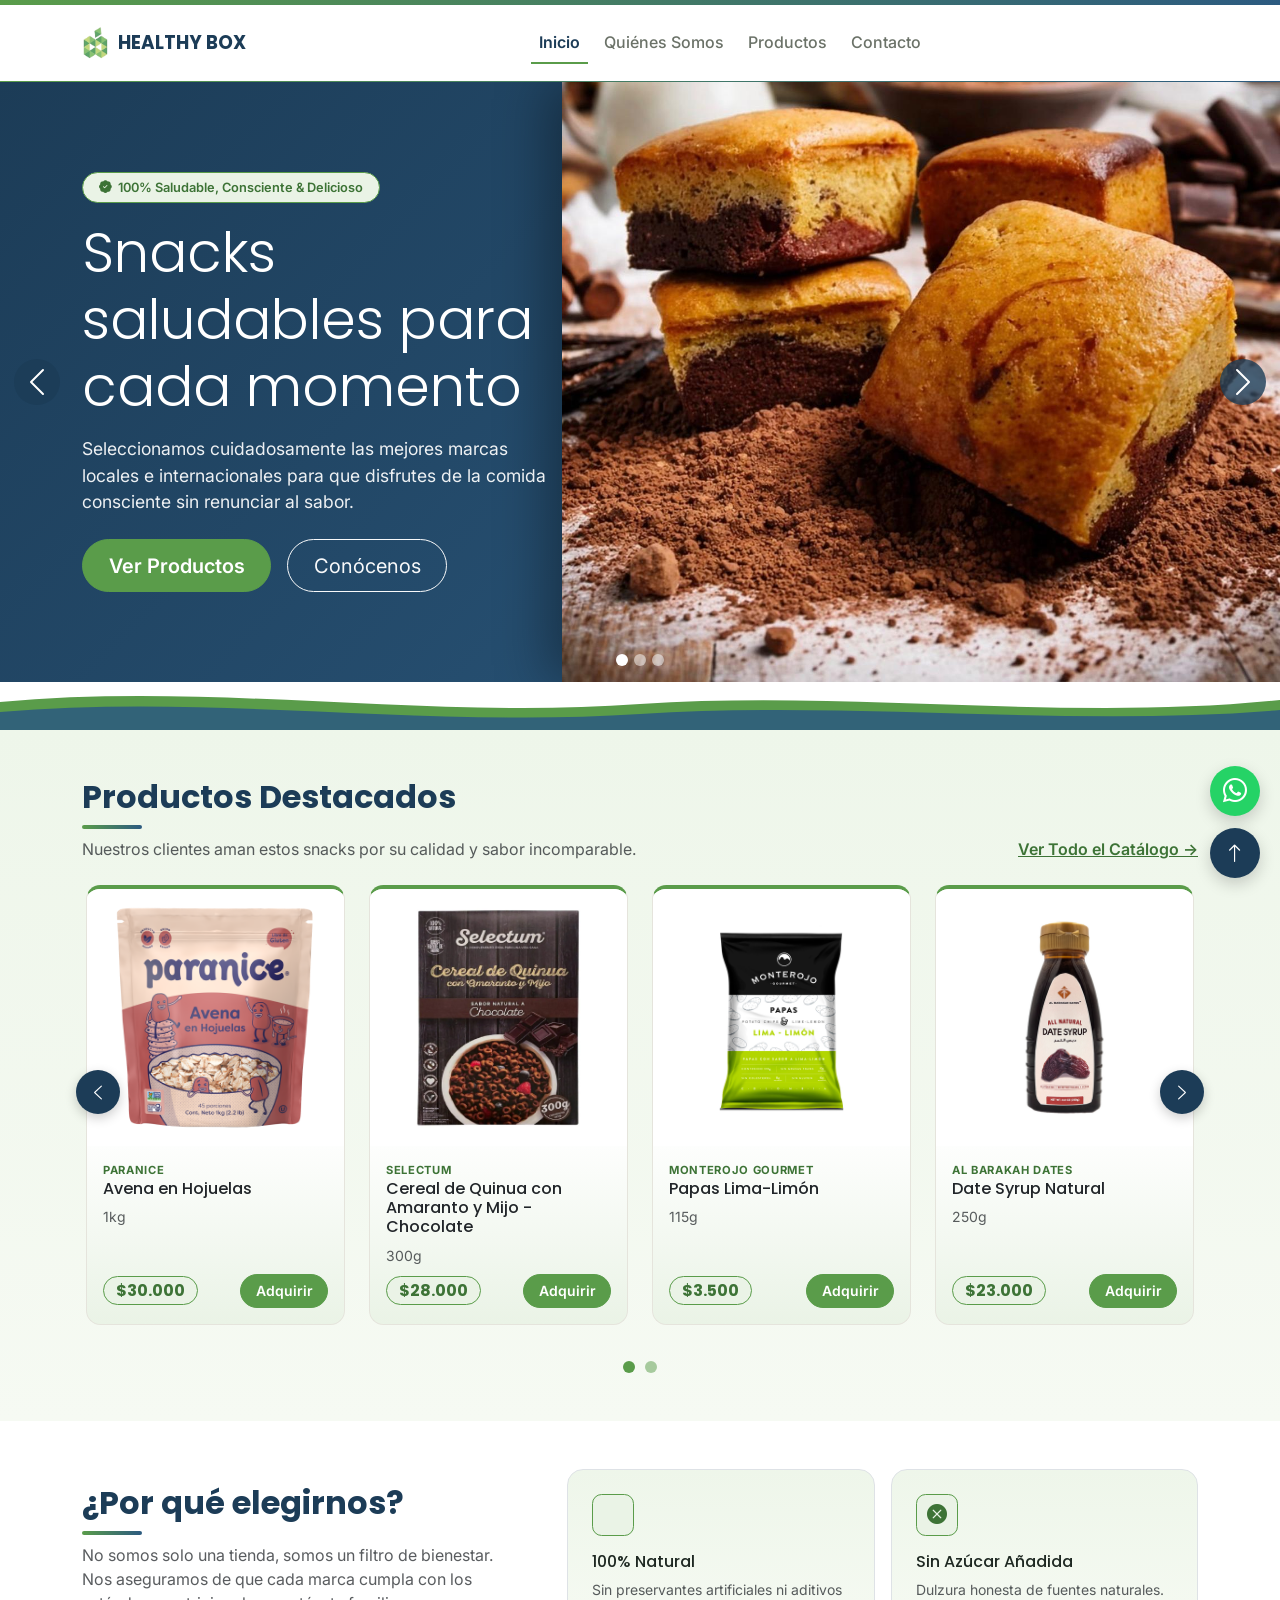
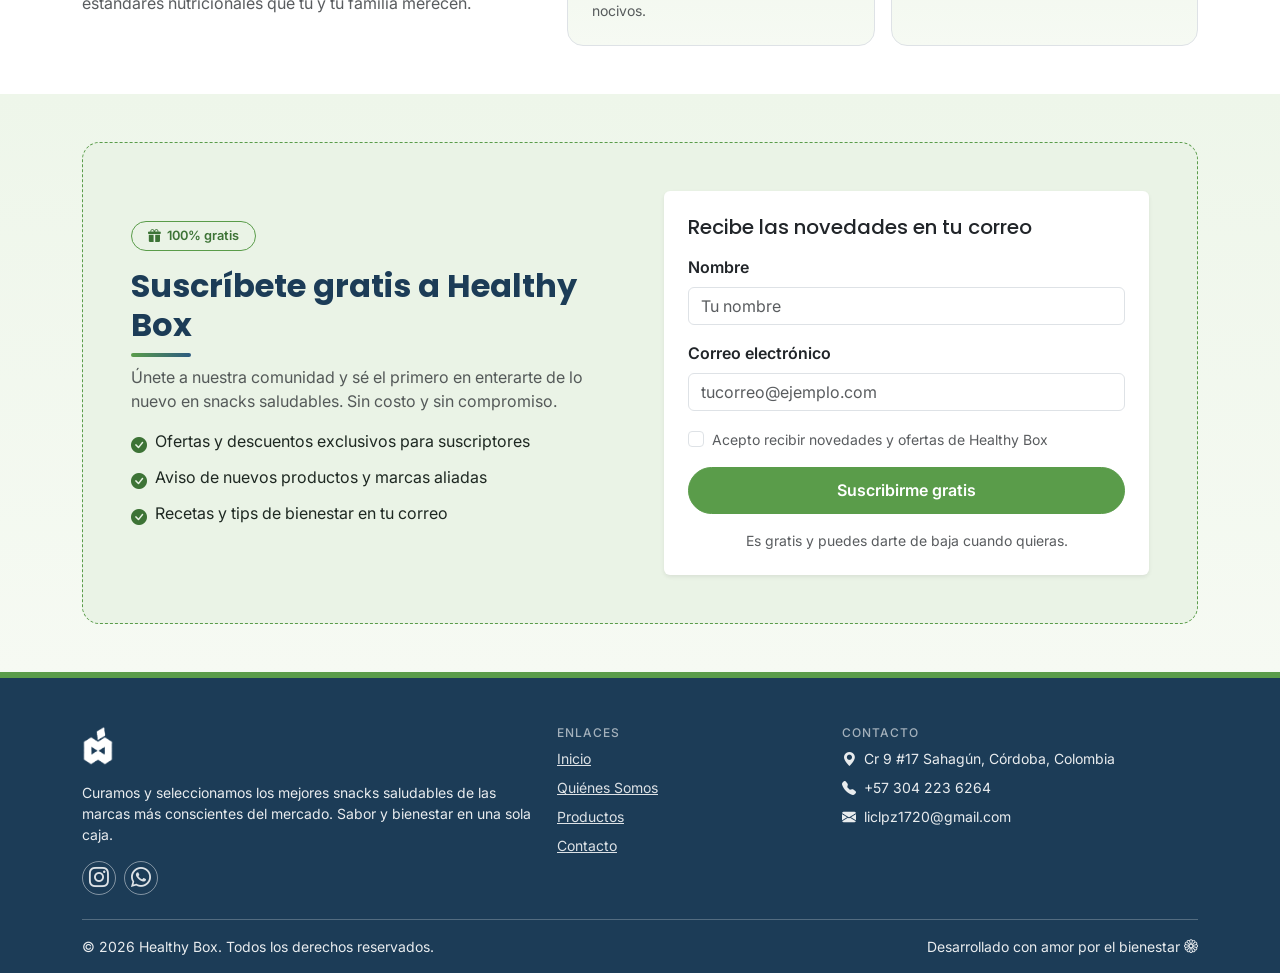
<file: index.html>
<!doctype html>
<html lang="es">
<head>
  <meta charset="UTF-8">
  <meta name="viewport" content="width=device-width, initial-scale=1.0">
  <title>Healthy Box | Snacks saludables para cada momento</title>
  <meta name="description" content="Healthy Box: snacks saludables, naturales y sin azúcar añadida. Descubre nuestro catálogo de productos y conoce la marca.">
  <link href="https://cdn.jsdelivr.net/npm/bootstrap@5.3.3/dist/css/bootstrap.min.css" rel="stylesheet">
  <link rel="stylesheet" href="https://cdn.jsdelivr.net/npm/bootstrap-icons@1.11.3/font/bootstrap-icons.min.css">
  <link rel="stylesheet" href="css/estilo.css">
</head>
<body>

    <header class="navbar navbar-expand-lg sticky-top py-3">
    <div class="container">
      <a class="navbar-brand" href="index.html">
        <img src="img/logo-icono.png" alt="Logo Healthy Box">
        HEALTHY BOX
      </a>

      <button class="navbar-toggler" type="button" data-bs-toggle="collapse" data-bs-target="#navbarPrincipal" aria-controls="navbarPrincipal" aria-expanded="false" aria-label="Abrir menú de navegación">
        <span class="navbar-toggler-icon"></span>
      </button>

      <div class="navbar-collapse collapse d-lg-flex justify-content-between align-items-center" id="navbarPrincipal">
        <ul class="navbar-nav mx-lg-auto my-3 my-lg-0 gap-lg-2">
          <li class="nav-item"><a class="nav-link active" href="index.html">Inicio</a></li>
          <li class="nav-item"><a class="nav-link" href="nosotros.html">Quiénes Somos</a></li>
          <li class="nav-item"><a class="nav-link" href="productos.html">Productos</a></li>
          <li class="nav-item"><a class="nav-link" href="contacto.html">Contacto</a></li>
        </ul>

      </div>
    </div>
  </header>

  <main>
        <section class="hero-carrusel">
      <div id="carruselHero" class="carousel slide carousel-fade" data-bs-ride="carousel" data-bs-interval="5000" aria-label="Carrusel principal de Healthy Box">
        <div class="carousel-indicators"><button type="button" data-bs-target="#carruselHero" data-bs-slide-to="0" class="active" aria-current="true" aria-label="Diapositiva 1"></button><button type="button" data-bs-target="#carruselHero" data-bs-slide-to="1" aria-label="Diapositiva 2"></button><button type="button" data-bs-target="#carruselHero" data-bs-slide-to="2" aria-label="Diapositiva 3"></button></div>
        <div class="carousel-inner">
        <div class="carousel-item active">
          <img src="img/banner-torta.jpg" class="hero-slide-img d-block" alt="Tortas integrales marmoladas con cacao">
          <div class="carousel-caption-hb">
            <div class="container">
              <div class="hero-texto">
                <span class="hero-badge mb-3"><i class="bi bi-patch-check-fill"></i> 100% Saludable, Consciente &amp; Delicioso</span>
                <h1 class="display-4 mb-3">Snacks saludables para cada momento</h1>
                <p class="mb-4">Seleccionamos cuidadosamente las mejores marcas locales e internacionales para que disfrutes de la comida consciente sin renunciar al sabor.</p>
                <div class="d-flex gap-3 flex-wrap"><a href="productos.html" class="btn btn-primary btn-lg">Ver Productos</a><a href="nosotros.html" class="btn btn-outline-light btn-lg">Conócenos</a></div>
              </div>
            </div>
          </div>
        </div>
        <div class="carousel-item">
          <img src="img/hero-caja.jpg" class="hero-slide-img d-block" alt="Tortas integrales y barras de la caja Healthy Box">
          <div class="carousel-caption-hb">
            <div class="container">
              <div class="hero-texto">
                <span class="hero-badge mb-3"><i class="bi bi-patch-check-fill"></i> Hecho con cariño</span>
                <h2 class="display-4 mb-3">Cajas armadas con detalles para ti</h2>
                <p class="mb-4">Cada caja Healthy Box se prepara a mano y puede llevar una nota personalizada para regalar o para consentirte.</p>
                <div class="d-flex gap-3 flex-wrap"><a href="nosotros.html" class="btn btn-primary btn-lg">Conoce nuestra historia</a></div>
              </div>
            </div>
          </div>
        </div>
        <div class="carousel-item">
          <img src="img/caja-nota.jpg" class="hero-slide-img d-block" alt="Galletas y biscuits de la caja Healthy Box">
          <div class="carousel-caption-hb">
            <div class="container">
              <div class="hero-texto">
                <span class="hero-badge mb-3"><i class="bi bi-patch-check-fill"></i> Marcas seleccionadas</span>
                <h2 class="display-4 mb-3">Sabor y bienestar en una sola caja</h2>
                <p class="mb-4">Galletas, barras, chips y despensa saludable: opciones sin azúcar añadida, ricas en proteína, veganas o sin gluten.</p>
                <div class="d-flex gap-3 flex-wrap"><a href="productos.html" class="btn btn-primary btn-lg">Explorar el catálogo</a></div>
              </div>
            </div>
          </div>
        </div>
        </div>
        <button class="carousel-control-prev" type="button" data-bs-target="#carruselHero" data-bs-slide="prev"><span class="carousel-control-prev-icon" aria-hidden="true"></span><span class="visually-hidden">Anterior</span></button>
        <button class="carousel-control-next" type="button" data-bs-target="#carruselHero" data-bs-slide="next"><span class="carousel-control-next-icon" aria-hidden="true"></span><span class="visually-hidden">Siguiente</span></button>
      </div>
    </section>

        <svg class="ola-marca" viewBox="0 0 1440 48" preserveAspectRatio="none" aria-hidden="true">
      <path class="ola-verde" d="M0,20 C240,0 480,38 720,22 C960,8 1200,40 1440,18 L1440,48 L0,48 Z"/>
      <path class="ola-azul" d="M0,30 C240,12 480,46 720,32 C960,18 1200,46 1440,28 L1440,48 L0,48 Z"/>
    </svg>

        <section class="py-5 bg-crema">
      <div class="container">
        <div class="d-flex flex-wrap justify-content-between align-items-end mb-4 gap-3">
          <div>
            <h2>Productos Destacados</h2>
            <p class="text-muted mb-0">Nuestros clientes aman estos snacks por su calidad y sabor incomparable.</p>
          </div>
          <a href="productos.html" class="fw-semibold text-verde text-decoration-underline">Ver Todo el Catálogo →</a>
        </div>

        <div id="carruselDestacados" class="carousel slide carrusel-prod" data-bs-ride="carousel" data-bs-interval="5000" aria-label="Carrusel de productos destacados">
          <div class="carousel-indicators">
            <button type="button" data-bs-target="#carruselDestacados" data-bs-slide-to="0" class="active" aria-current="true" aria-label="Productos 1 a 4"></button>
            <button type="button" data-bs-target="#carruselDestacados" data-bs-slide-to="1" aria-label="Productos 5 a 8"></button>
          </div>
          <div class="carousel-inner pb-5">
            <div class="carousel-item active">
              <div class="row row-cols-2 row-cols-md-4 g-4">
            <div class="col">
              <div class="card card-producto h-100">
                <img src="img/paranice-avena-hojuelas.jpg" class="card-img-top" alt="Avena en Hojuelas Paranice">
                <div class="card-body d-flex flex-column">
                  <span class="marca-producto">Paranice</span>
                  <h3 class="h6"><a href="detalle.html#paranice-avena-hojuelas" class="stretched-link text-reset text-decoration-none">Avena en Hojuelas</a></h3>
                  <span class="text-muted small">1kg</span>
                  <div class="d-flex justify-content-between align-items-center mt-auto pt-2">
                    <span class="precio">$30.000</span>
                    <a href="https://wa.me/573042236264?text=Hola%20Healthy%20Box%2C%20quiero%20adquirir%3A%20Paranice%20Avena%20en%20Hojuelas%20%281kg%29" class="btn btn-primary btn-sm" target="_blank" rel="noopener">Adquirir</a>
                  </div>
                </div>
              </div>
            </div>

            <div class="col">
              <div class="card card-producto h-100">
                <img src="img/selectum-cereal-quinua-chocolate.jpg" class="card-img-top" alt="Cereal de Quinua con Amaranto y Mijo sabor Chocolate Selectum">
                <div class="card-body d-flex flex-column">
                  <span class="marca-producto">Selectum</span>
                  <h3 class="h6"><a href="detalle.html#selectum-cereal-quinua-chocolate" class="stretched-link text-reset text-decoration-none">Cereal de Quinua con Amaranto y Mijo - Chocolate</a></h3>
                  <span class="text-muted small">300g</span>
                  <div class="d-flex justify-content-between align-items-center mt-auto pt-2">
                    <span class="precio">$28.000</span>
                    <a href="https://wa.me/573042236264?text=Hola%20Healthy%20Box%2C%20quiero%20adquirir%3A%20Selectum%20Cereal%20de%20Quinua%20con%20Amaranto%20y%20Mijo%20-%20Chocolate%20%28300g%29" class="btn btn-primary btn-sm" target="_blank" rel="noopener">Adquirir</a>
                  </div>
                </div>
              </div>
            </div>

            <div class="col">
              <div class="card card-producto h-100">
                <img src="img/monterojo-papas-lima-limon.jpg" class="card-img-top" alt="Papas Lima-Limón Monterojo Gourmet">
                <div class="card-body d-flex flex-column">
                  <span class="marca-producto">Monterojo Gourmet</span>
                  <h3 class="h6"><a href="detalle.html#monterojo-papas-lima-limon" class="stretched-link text-reset text-decoration-none">Papas Lima-Limón</a></h3>
                  <span class="text-muted small">115g</span>
                  <div class="d-flex justify-content-between align-items-center mt-auto pt-2">
                    <span class="precio">$3.500</span>
                    <a href="https://wa.me/573042236264?text=Hola%20Healthy%20Box%2C%20quiero%20adquirir%3A%20Monterojo%20Gourmet%20Papas%20Lima-Lim%C3%B3n%20%28115g%29" class="btn btn-primary btn-sm" target="_blank" rel="noopener">Adquirir</a>
                  </div>
                </div>
              </div>
            </div>

            <div class="col">
              <div class="card card-producto h-100">
                <img src="img/date-syrup-natural.jpg" class="card-img-top" alt="Date Syrup Natural Al Barakah Dates">
                <div class="card-body d-flex flex-column">
                  <span class="marca-producto">Al Barakah Dates</span>
                  <h3 class="h6"><a href="detalle.html#date-syrup-natural" class="stretched-link text-reset text-decoration-none">Date Syrup Natural</a></h3>
                  <span class="text-muted small">250g</span>
                  <div class="d-flex justify-content-between align-items-center mt-auto pt-2">
                    <span class="precio">$23.000</span>
                    <a href="https://wa.me/573042236264?text=Hola%20Healthy%20Box%2C%20quiero%20adquirir%3A%20Al%20Barakah%20Dates%20Date%20Syrup%20Natural%20%28250g%29" class="btn btn-primary btn-sm" target="_blank" rel="noopener">Adquirir</a>
                  </div>
                </div>
              </div>
            </div>

              </div>
            </div>
            <div class="carousel-item">
              <div class="row row-cols-2 row-cols-md-4 g-4">
            <div class="col">
              <div class="card card-producto h-100">
                <img src="img/damar-pan-sagu-arequipe.jpg" class="card-img-top" alt="Pan Harina de Arroz con Sagú y Arequipe Sin Azúcar Damar">
                <div class="card-body d-flex flex-column">
                  <span class="marca-producto">Damar</span>
                  <h3 class="h6"><a href="detalle.html#damar-pan-sagu-arequipe" class="stretched-link text-reset text-decoration-none">Pan Harina de Arroz con Sagú y Arequipe</a></h3>
                  <span class="text-muted small">300g</span>
                  <div class="d-flex justify-content-between align-items-center mt-auto pt-2">
                    <span class="precio">$13.000</span>
                    <a href="https://wa.me/573042236264?text=Hola%20Healthy%20Box%2C%20quiero%20adquirir%3A%20Damar%20Pan%20Harina%20de%20Arroz%20con%20Sag%C3%BA%20y%20Arequipe%20%28300g%29" class="btn btn-primary btn-sm" target="_blank" rel="noopener">Adquirir</a>
                  </div>
                </div>
              </div>
            </div>

            <div class="col">
              <div class="card card-producto h-100">
                <img src="img/fitbell-golden-bites.jpg" class="card-img-top" alt="Golden Bites rellenos de Arequipe FitBell">
                <div class="card-body d-flex flex-column">
                  <span class="marca-producto">FitBell</span>
                  <h3 class="h6"><a href="detalle.html#fitbell-golden-bites" class="stretched-link text-reset text-decoration-none">Golden Bites rellenos de Arequipe</a></h3>
                  <span class="text-muted small">60g</span>
                  <div class="d-flex justify-content-between align-items-center mt-auto pt-2">
                    <span class="precio">$6.500</span>
                    <a href="https://wa.me/573042236264?text=Hola%20Healthy%20Box%2C%20quiero%20adquirir%3A%20FitBell%20Golden%20Bites%20rellenos%20de%20Arequipe%20%2860g%29" class="btn btn-primary btn-sm" target="_blank" rel="noopener">Adquirir</a>
                  </div>
                </div>
              </div>
            </div>

            <div class="col">
              <div class="card card-producto h-100">
                <img src="img/paranice-granola-chocolate.jpg" class="card-img-top" alt="GranOla Chocolate Chip Paranice">
                <div class="card-body d-flex flex-column">
                  <span class="marca-producto">Paranice</span>
                  <h3 class="h6"><a href="detalle.html#paranice-granola-chocolate" class="stretched-link text-reset text-decoration-none">GranOla Chocolate Chip</a></h3>
                  <span class="text-muted small">300g</span>
                  <div class="d-flex justify-content-between align-items-center mt-auto pt-2">
                    <span class="precio">$36.000</span>
                    <a href="https://wa.me/573042236264?text=Hola%20Healthy%20Box%2C%20quiero%20adquirir%3A%20Paranice%20GranOla%20Chocolate%20Chip%20%28300g%29" class="btn btn-primary btn-sm" target="_blank" rel="noopener">Adquirir</a>
                  </div>
                </div>
              </div>
            </div>

            <div class="col">
              <div class="card card-producto h-100">
                <img src="img/vitad-galletas-vainilla.jpg" class="card-img-top" alt="Galletas de Vainilla Sin Culpa Vitad">
                <div class="card-body d-flex flex-column">
                  <span class="marca-producto">Vitad</span>
                  <h3 class="h6"><a href="detalle.html#vitad-galletas-vainilla" class="stretched-link text-reset text-decoration-none">Galletas de Vainilla Sin Culpa</a></h3>
                  <span class="text-muted small">4 x 30g</span>
                  <div class="d-flex justify-content-between align-items-center mt-auto pt-2">
                    <span class="precio">$3.500</span>
                    <a href="https://wa.me/573042236264?text=Hola%20Healthy%20Box%2C%20quiero%20adquirir%3A%20Vitad%20Galletas%20de%20Vainilla%20Sin%20Culpa%20%284%20x%2030g%29" class="btn btn-primary btn-sm" target="_blank" rel="noopener">Adquirir</a>
                  </div>
                </div>
              </div>
            </div>

              </div>
            </div>
          </div>
          <button class="carousel-control-prev" type="button" data-bs-target="#carruselDestacados" data-bs-slide="prev">
            <span class="carousel-control-prev-icon" aria-hidden="true"></span>
            <span class="visually-hidden">Anterior</span>
          </button>
          <button class="carousel-control-next" type="button" data-bs-target="#carruselDestacados" data-bs-slide="next">
            <span class="carousel-control-next-icon" aria-hidden="true"></span>
            <span class="visually-hidden">Siguiente</span>
          </button>
        </div>
      </div>
    </section>

        <section class="py-5">
      <div class="container">
        <div class="row align-items-center g-5">
          <div class="col-lg-5">
            <h2>¿Por qué elegirnos?</h2>
            <p class="text-muted">No somos solo una tienda, somos un filtro de bienestar. Nos aseguramos de que cada marca cumpla con los estándares nutricionales que tú y tu familia merecen.</p>
          </div>
          <div class="col-lg-7">
            <div class="row g-3">
              <div class="col-sm-6">
                <div class="border rounded-4 p-4 h-100 bg-crema">
                  <div class="icono-circulo mb-3">
                    <i class="bi bi-leaf-fill fs-5"></i>
                  </div>
                  <h3 class="h6">100% Natural</h3>
                  <p class="text-muted small mb-0">Sin preservantes artificiales ni aditivos nocivos.</p>
                </div>
              </div>
              <div class="col-sm-6">
                <div class="border rounded-4 p-4 h-100 bg-crema">
                  <div class="icono-circulo mb-3">
                    <i class="bi bi-x-circle-fill fs-5"></i>
                  </div>
                  <h3 class="h6">Sin Azúcar Añadida</h3>
                  <p class="text-muted small mb-0">Dulzura honesta de fuentes naturales.</p>
                </div>
              </div>
            </div>
          </div>
        </div>
      </div>
    </section>

        <section class="py-5 bg-crema">
      <div class="container">
        <div class="caja-suscripcion p-4 p-lg-5">
          <div class="row g-5 align-items-center">
            <div class="col-lg-6">
              <span class="hero-badge mb-3"><i class="bi bi-gift-fill"></i> 100% gratis</span>
              <h2>Suscríbete gratis a Healthy Box</h2>
              <p class="text-muted">Únete a nuestra comunidad y sé el primero en enterarte de lo nuevo en snacks saludables. Sin costo y sin compromiso.</p>
              <ul class="list-unstyled d-grid gap-2">
                <li class="d-flex gap-2"><i class="bi bi-check-circle-fill text-verde flex-shrink-0 mt-1"></i> Ofertas y descuentos exclusivos para suscriptores</li>
                <li class="d-flex gap-2"><i class="bi bi-check-circle-fill text-verde flex-shrink-0 mt-1"></i> Aviso de nuevos productos y marcas aliadas</li>
                <li class="d-flex gap-2"><i class="bi bi-check-circle-fill text-verde flex-shrink-0 mt-1"></i> Recetas y tips de bienestar en tu correo</li>
              </ul>
            </div>
            <div class="col-lg-6">
              <form class="card p-4 shadow-sm border-0" action="https://api.web3forms.com/submit" method="POST">
                <input type="hidden" name="access_key" value="7e4ecec6-5a29-4eb7-8053-2802646640e2">
                <input type="hidden" name="subject" value="Nueva suscripción a Healthy Box">
                <input type="hidden" name="from_name" value="Sitio web Healthy Box">
                <input type="checkbox" name="botcheck" class="d-none" tabindex="-1" autocomplete="off">
                <h3 class="h5 mb-3">Recibe las novedades en tu correo</h3>
                <div class="mb-3">
                  <label class="form-label fw-semibold">Nombre</label>
                  <input type="text" name="nombre" class="form-control" placeholder="Tu nombre" required>
                </div>
                <div class="mb-3">
                  <label class="form-label fw-semibold">Correo electrónico</label>
                  <input type="email" name="email" class="form-control" placeholder="tucorreo@ejemplo.com" required>
                </div>
                <div class="form-check mb-3">
                  <input class="form-check-input" type="checkbox" name="acepta_novedades" id="aceptoNovedades" required>
                  <label class="form-check-label small text-muted" for="aceptoNovedades">Acepto recibir novedades y ofertas de Healthy Box</label>
                </div>
                <button type="submit" class="btn btn-primary w-100">Suscribirme gratis</button>
                <p class="text-muted small text-center mt-3 mb-0">Es gratis y puedes darte de baja cuando quieras.</p>
              </form>
            </div>
          </div>
        </div>
      </div>
    </section>
  </main>

    <footer class="pie-azul pt-5 pb-3">
    <div class="container">
      <div class="row g-4">
        <div class="col-lg-5">
          <img src="img/logo-icono.png" alt="Healthy Box" height="40" class="mb-3" style="filter:brightness(0) invert(1);">
          <p class="small">Curamos y seleccionamos los mejores snacks saludables de las marcas más conscientes del mercado. Sabor y bienestar en una sola caja.</p>
          <div class="redes d-flex gap-2">
            <a href="https://www.instagram.com/licethlp07?knvt=MXJ4OGp3YTh5czN5NA==" aria-label="Instagram @healthybox_sahagun"><i class="bi bi-instagram fs-5"></i></a>
            <a href="https://wa.me/573042236264" target="_blank" rel="noopener" aria-label="Chat / WhatsApp"><i class="bi bi-whatsapp fs-5"></i></a>
          </div>
        </div>
        <div class="col-6 col-lg-3">
          <h6>ENLACES</h6>
          <ul class="list-unstyled d-grid gap-2 small">
            <li><a href="index.html">Inicio</a></li>
            <li><a href="nosotros.html">Quiénes Somos</a></li>
            <li><a href="productos.html">Productos</a></li>
            <li><a href="contacto.html">Contacto</a></li>
          </ul>
        </div>
        <div class="col-6 col-lg-4">
          <h6>CONTACTO</h6>
          <ul class="list-unstyled d-grid gap-2 small">
            <li><i class="bi bi-geo-alt-fill me-1"></i> Cr 9 #17 Sahagún, Córdoba, Colombia</li>
            <li><i class="bi bi-telephone-fill me-1"></i> +57 304 223 6264</li>
            <li><i class="bi bi-envelope-fill me-1"></i> liclpz1720@gmail.com</li>
          </ul>
        </div>
      </div>
      <div class="d-flex flex-wrap justify-content-between gap-2 small border-top border-light border-opacity-25 mt-4 pt-3">
        <span>© 2026 Healthy Box. Todos los derechos reservados.</span>
        <span>Desarrollado con amor por el bienestar <i class="bi bi-flower1"></i></span>
      </div>
    </div>
  </footer>

  <a href="https://wa.me/573042236264" target="_blank" rel="noopener" class="boton-flotante boton-flotante--wa" aria-label="Escríbenos por WhatsApp">
    <i class="bi bi-whatsapp fs-4"></i>
  </a>
  <a href="#" class="boton-flotante boton-flotante--arriba" aria-label="Volver arriba">
    <i class="bi bi-arrow-up fs-5"></i>
  </a>

  <script src="https://cdn.jsdelivr.net/npm/bootstrap@5.3.3/dist/js/bootstrap.bundle.min.js"></script>
  <script src="js/script.js"></script>
</body>
</html>
</file>
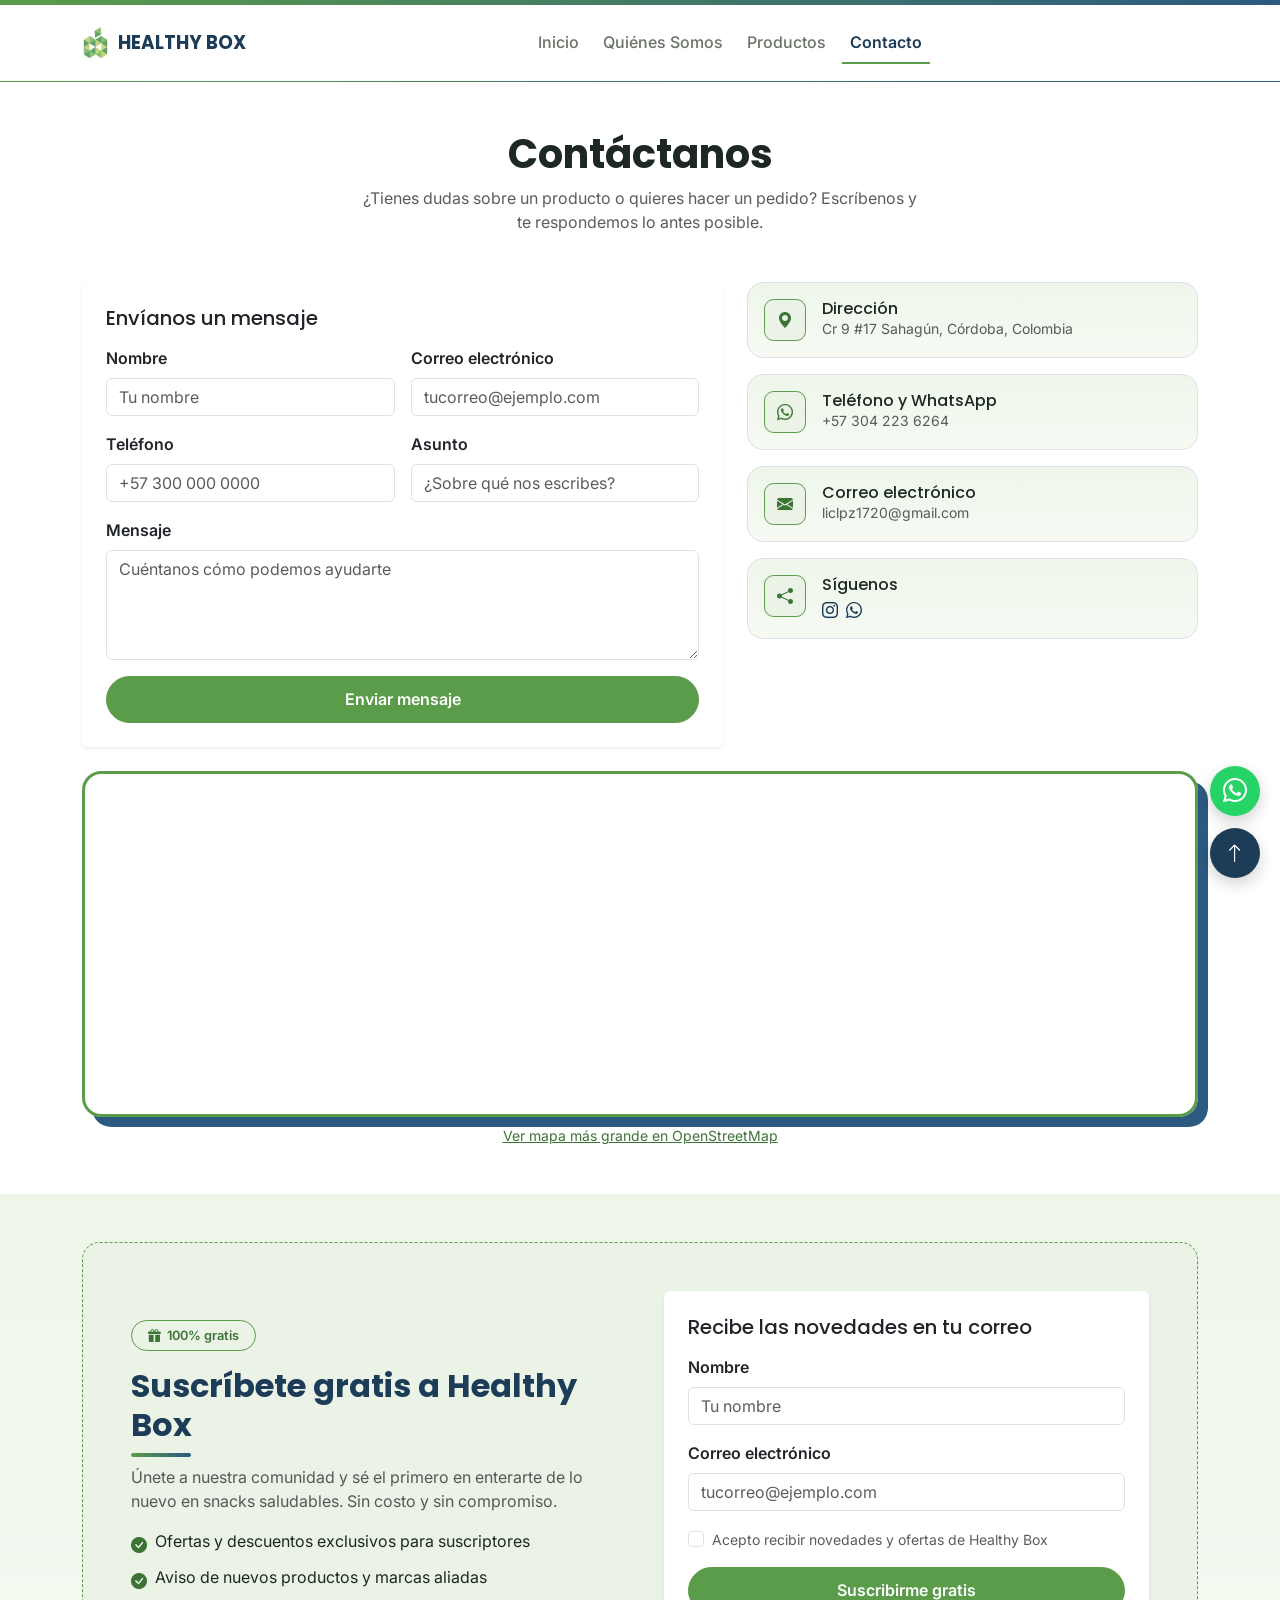
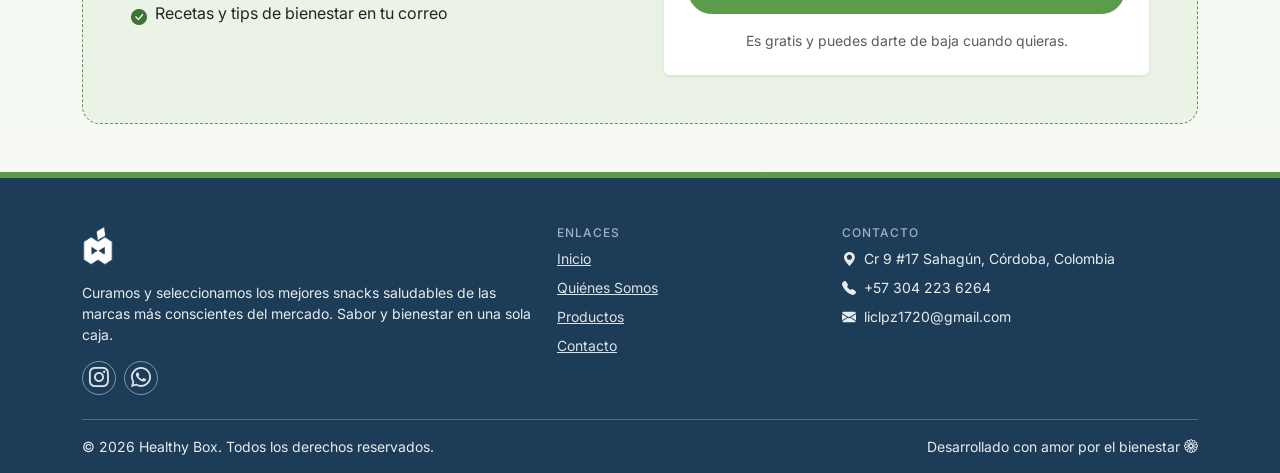
<file: contacto.html>
<!doctype html>
<html lang="es">
<head>
  <meta charset="UTF-8">
  <meta name="viewport" content="width=device-width, initial-scale=1.0">
  <title>Contacto | Healthy Box</title>
  <meta name="description" content="Escríbenos a Healthy Box, consulta nuestra dirección, teléfono y correo, o suscríbete gratis a nuestras novedades.">
  <link href="https://cdn.jsdelivr.net/npm/bootstrap@5.3.3/dist/css/bootstrap.min.css" rel="stylesheet">
  <link rel="stylesheet" href="https://cdn.jsdelivr.net/npm/bootstrap-icons@1.11.3/font/bootstrap-icons.min.css">
  <link rel="stylesheet" href="css/estilo.css">
</head>
<body>

    <header class="navbar navbar-expand-lg sticky-top py-3">
    <div class="container">
      <a class="navbar-brand" href="index.html">
        <img src="img/logo-icono.png" alt="Logo Healthy Box">
        HEALTHY BOX
      </a>
      <button class="navbar-toggler" type="button" data-bs-toggle="collapse" data-bs-target="#navbarPrincipal" aria-controls="navbarPrincipal" aria-expanded="false" aria-label="Abrir menú de navegación">
        <span class="navbar-toggler-icon"></span>
      </button>
      <div class="navbar-collapse collapse d-lg-flex justify-content-between align-items-center" id="navbarPrincipal">
        <ul class="navbar-nav mx-lg-auto my-3 my-lg-0 gap-lg-2">
          <li class="nav-item"><a class="nav-link" href="index.html">Inicio</a></li>
          <li class="nav-item"><a class="nav-link" href="nosotros.html">Quiénes Somos</a></li>
          <li class="nav-item"><a class="nav-link" href="productos.html">Productos</a></li>
          <li class="nav-item"><a class="nav-link active" href="contacto.html">Contacto</a></li>
        </ul>
      </div>
    </div>
  </header>

  <main>
        <section class="py-5">
      <div class="container">
        <div class="text-center mx-auto mb-5" style="max-width:560px;">
          <h1>Contáctanos</h1>
          <p class="text-muted">¿Tienes dudas sobre un producto o quieres hacer un pedido? Escríbenos y te respondemos lo antes posible.</p>
        </div>

        <div class="row g-4">
          <div class="col-lg-7">
            <form class="card p-4 shadow-sm border-0 h-100" action="https://api.web3forms.com/submit" method="POST">
              <input type="hidden" name="access_key" value="74e4c2e1-4cb3-45d2-909e-8d9ed239c883">
              <input type="hidden" name="subject" value="Nuevo mensaje desde Healthy Box">
              <input type="hidden" name="from_name" value="Sitio web Healthy Box">
              <input type="checkbox" name="botcheck" class="d-none" tabindex="-1" autocomplete="off">
              <h2 class="h5 mb-3">Envíanos un mensaje</h2>
              <div class="row g-3 mb-3">
                <div class="col-md-6">
                  <label class="form-label fw-semibold">Nombre</label>
                  <input type="text" name="nombre" class="form-control" placeholder="Tu nombre" required>
                </div>
                <div class="col-md-6">
                  <label class="form-label fw-semibold">Correo electrónico</label>
                  <input type="email" name="email" class="form-control" placeholder="tucorreo@ejemplo.com" required>
                </div>
              </div>
              <div class="row g-3 mb-3">
                <div class="col-md-6">
                  <label class="form-label fw-semibold">Teléfono</label>
                  <input type="tel" name="telefono" class="form-control" placeholder="+57 300 000 0000">
                </div>
                <div class="col-md-6">
                  <label class="form-label fw-semibold">Asunto</label>
                  <input type="text" name="asunto" class="form-control" placeholder="¿Sobre qué nos escribes?">
                </div>
              </div>
              <div class="mb-3">
                <label class="form-label fw-semibold">Mensaje</label>
                <textarea name="mensaje" class="form-control" rows="4" required placeholder="Cuéntanos cómo podemos ayudarte"></textarea>
              </div>
              <button type="submit" class="btn btn-primary w-100">Enviar mensaje</button>
            </form>
          </div>

          <div class="col-lg-5">
            <div class="d-grid gap-3">
              <div class="d-flex gap-3 align-items-start border rounded-4 p-3 bg-crema">
                <div class="icono-circulo flex-shrink-0">
                  <i class="bi bi-geo-alt-fill"></i>
                </div>
                <div>
                  <h3 class="h6 mb-0">Dirección</h3>
                  <p class="text-muted small mb-0">Cr 9 #17 Sahagún, Córdoba, Colombia</p>
                </div>
              </div>

              <div class="d-flex gap-3 align-items-start border rounded-4 p-3 bg-crema">
                <div class="icono-circulo flex-shrink-0">
                  <i class="bi bi-whatsapp"></i>
                </div>
                <div>
                  <h3 class="h6 mb-0">Teléfono y WhatsApp</h3>
                  <p class="text-muted small mb-0">+57 304 223 6264</p>
                </div>
              </div>

              <div class="d-flex gap-3 align-items-start border rounded-4 p-3 bg-crema">
                <div class="icono-circulo flex-shrink-0">
                  <i class="bi bi-envelope-fill"></i>
                </div>
                <div>
                  <h3 class="h6 mb-0">Correo electrónico</h3>
                  <p class="text-muted small mb-0">liclpz1720@gmail.com</p>
                </div>
              </div>

              <div class="d-flex gap-3 align-items-start border rounded-4 p-3 bg-crema">
                <div class="icono-circulo flex-shrink-0">
                  <i class="bi bi-share-fill"></i>
                </div>
                <div>
                  <h3 class="h6 mb-0">Síguenos</h3>
                  <div class="redes d-flex gap-2 mt-1">
                    <a href="https://www.instagram.com/licethlp07?knvt=MXJ4OGp3YTh5czN5NA==" class="link-azul" aria-label="Instagram @healthybox_sahagun"><i class="bi bi-instagram"></i></a>
                    <a href="https://wa.me/573042236264" target="_blank" rel="noopener" class="link-azul" aria-label="Chat / WhatsApp"><i class="bi bi-whatsapp"></i></a>
                  </div>
                </div>
              </div>
            </div>
          </div>
        </div>

        <div class="mapa-contacto mt-4">
          <iframe
            src="https://www.openstreetmap.org/export/embed.html?bbox=-75.4477%2C8.9451%2C-75.4397%2C8.9531&amp;layer=mapnik&amp;marker=8.9491906%2C-75.4437418"
            title="Ubicación de Healthy Box en Sahagún, Córdoba (OpenStreetMap)"
            width="100%" height="340" style="border:0;" loading="lazy"></iframe>
        </div>
        <p class="small text-center mt-2 mb-0"><a href="https://www.openstreetmap.org/?mlat=8.9491906&amp;mlon=-75.4437418#map=17/8.9491906/-75.4437418" target="_blank" rel="noopener" class="text-verde">Ver mapa más grande en OpenStreetMap</a></p>
      </div>
    </section>

        <section class="py-5 bg-crema">
      <div class="container">
        <div class="caja-suscripcion p-4 p-lg-5">
          <div class="row g-5 align-items-center">
            <div class="col-lg-6">
              <span class="hero-badge mb-3"><i class="bi bi-gift-fill"></i> 100% gratis</span>
              <h2>Suscríbete gratis a Healthy Box</h2>
              <p class="text-muted">Únete a nuestra comunidad y sé el primero en enterarte de lo nuevo en snacks saludables. Sin costo y sin compromiso.</p>
              <ul class="list-unstyled d-grid gap-2">
                <li class="d-flex gap-2"><i class="bi bi-check-circle-fill text-verde flex-shrink-0 mt-1"></i> Ofertas y descuentos exclusivos para suscriptores</li>
                <li class="d-flex gap-2"><i class="bi bi-check-circle-fill text-verde flex-shrink-0 mt-1"></i> Aviso de nuevos productos y marcas aliadas</li>
                <li class="d-flex gap-2"><i class="bi bi-check-circle-fill text-verde flex-shrink-0 mt-1"></i> Recetas y tips de bienestar en tu correo</li>
              </ul>
            </div>
            <div class="col-lg-6">
              <form class="card p-4 shadow-sm border-0" action="https://api.web3forms.com/submit" method="POST">
                <input type="hidden" name="access_key" value="7e4ecec6-5a29-4eb7-8053-2802646640e2">
              <input type="hidden" name="subject" value="Nueva suscripción a Healthy Box">
              <input type="hidden" name="from_name" value="Sitio web Healthy Box">
              <input type="checkbox" name="botcheck" class="d-none" tabindex="-1" autocomplete="off">
                <h3 class="h5 mb-3">Recibe las novedades en tu correo</h3>
                <div class="mb-3">
                  <label class="form-label fw-semibold">Nombre</label>
                  <input type="text" name="nombre" class="form-control" placeholder="Tu nombre" required>
                </div>
                <div class="mb-3">
                  <label class="form-label fw-semibold">Correo electrónico</label>
                  <input type="email" name="email" class="form-control" placeholder="tucorreo@ejemplo.com" required>
                </div>
                <div class="form-check mb-3">
                  <input class="form-check-input" type="checkbox" name="acepta_novedades" id="aceptoNovedades2" required>
                  <label class="form-check-label small text-muted" for="aceptoNovedades2">Acepto recibir novedades y ofertas de Healthy Box</label>
                </div>
                <button type="submit" class="btn btn-primary w-100">Suscribirme gratis</button>
                <p class="text-muted small text-center mt-3 mb-0">Es gratis y puedes darte de baja cuando quieras.</p>
              </form>
            </div>
          </div>
        </div>
      </div>
    </section>
  </main>

    <footer class="pie-azul pt-5 pb-3">
    <div class="container">
      <div class="row g-4">
        <div class="col-lg-5">
          <img src="img/logo-icono.png" alt="Healthy Box" height="40" class="mb-3" style="filter:brightness(0) invert(1);">
          <p class="small">Curamos y seleccionamos los mejores snacks saludables de las marcas más conscientes del mercado. Sabor y bienestar en una sola caja.</p>
          <div class="redes d-flex gap-2">
            <a href="https://www.instagram.com/licethlp07?knvt=MXJ4OGp3YTh5czN5NA==" aria-label="Instagram @healthybox_sahagun"><i class="bi bi-instagram fs-5"></i></a>
            <a href="https://wa.me/573042236264" target="_blank" rel="noopener" aria-label="Chat / WhatsApp"><i class="bi bi-whatsapp fs-5"></i></a>
          </div>
        </div>
        <div class="col-6 col-lg-3">
          <h6>ENLACES</h6>
          <ul class="list-unstyled d-grid gap-2 small">
            <li><a href="index.html">Inicio</a></li>
            <li><a href="nosotros.html">Quiénes Somos</a></li>
            <li><a href="productos.html">Productos</a></li>
            <li><a href="contacto.html">Contacto</a></li>
          </ul>
        </div>
        <div class="col-6 col-lg-4">
          <h6>CONTACTO</h6>
          <ul class="list-unstyled d-grid gap-2 small">
            <li><i class="bi bi-geo-alt-fill me-1"></i> Cr 9 #17 Sahagún, Córdoba, Colombia</li>
            <li><i class="bi bi-telephone-fill me-1"></i> +57 304 223 6264</li>
            <li><i class="bi bi-envelope-fill me-1"></i> liclpz1720@gmail.com</li>
          </ul>
        </div>
      </div>
      <div class="d-flex flex-wrap justify-content-between gap-2 small border-top border-light border-opacity-25 mt-4 pt-3">
        <span>© 2026 Healthy Box. Todos los derechos reservados.</span>
        <span>Desarrollado con amor por el bienestar <i class="bi bi-flower1"></i></span>
      </div>
    </div>
  </footer>

  <a href="https://wa.me/573042236264" target="_blank" rel="noopener" class="boton-flotante boton-flotante--wa" aria-label="Escríbenos por WhatsApp">
    <i class="bi bi-whatsapp fs-4"></i>
  </a>
  <a href="#" class="boton-flotante boton-flotante--arriba" aria-label="Volver arriba">
    <i class="bi bi-arrow-up fs-5"></i>
  </a>

  <script src="https://cdn.jsdelivr.net/npm/bootstrap@5.3.3/dist/js/bootstrap.bundle.min.js"></script>
  <script src="js/script.js"></script>
</body>
</html>
</file>
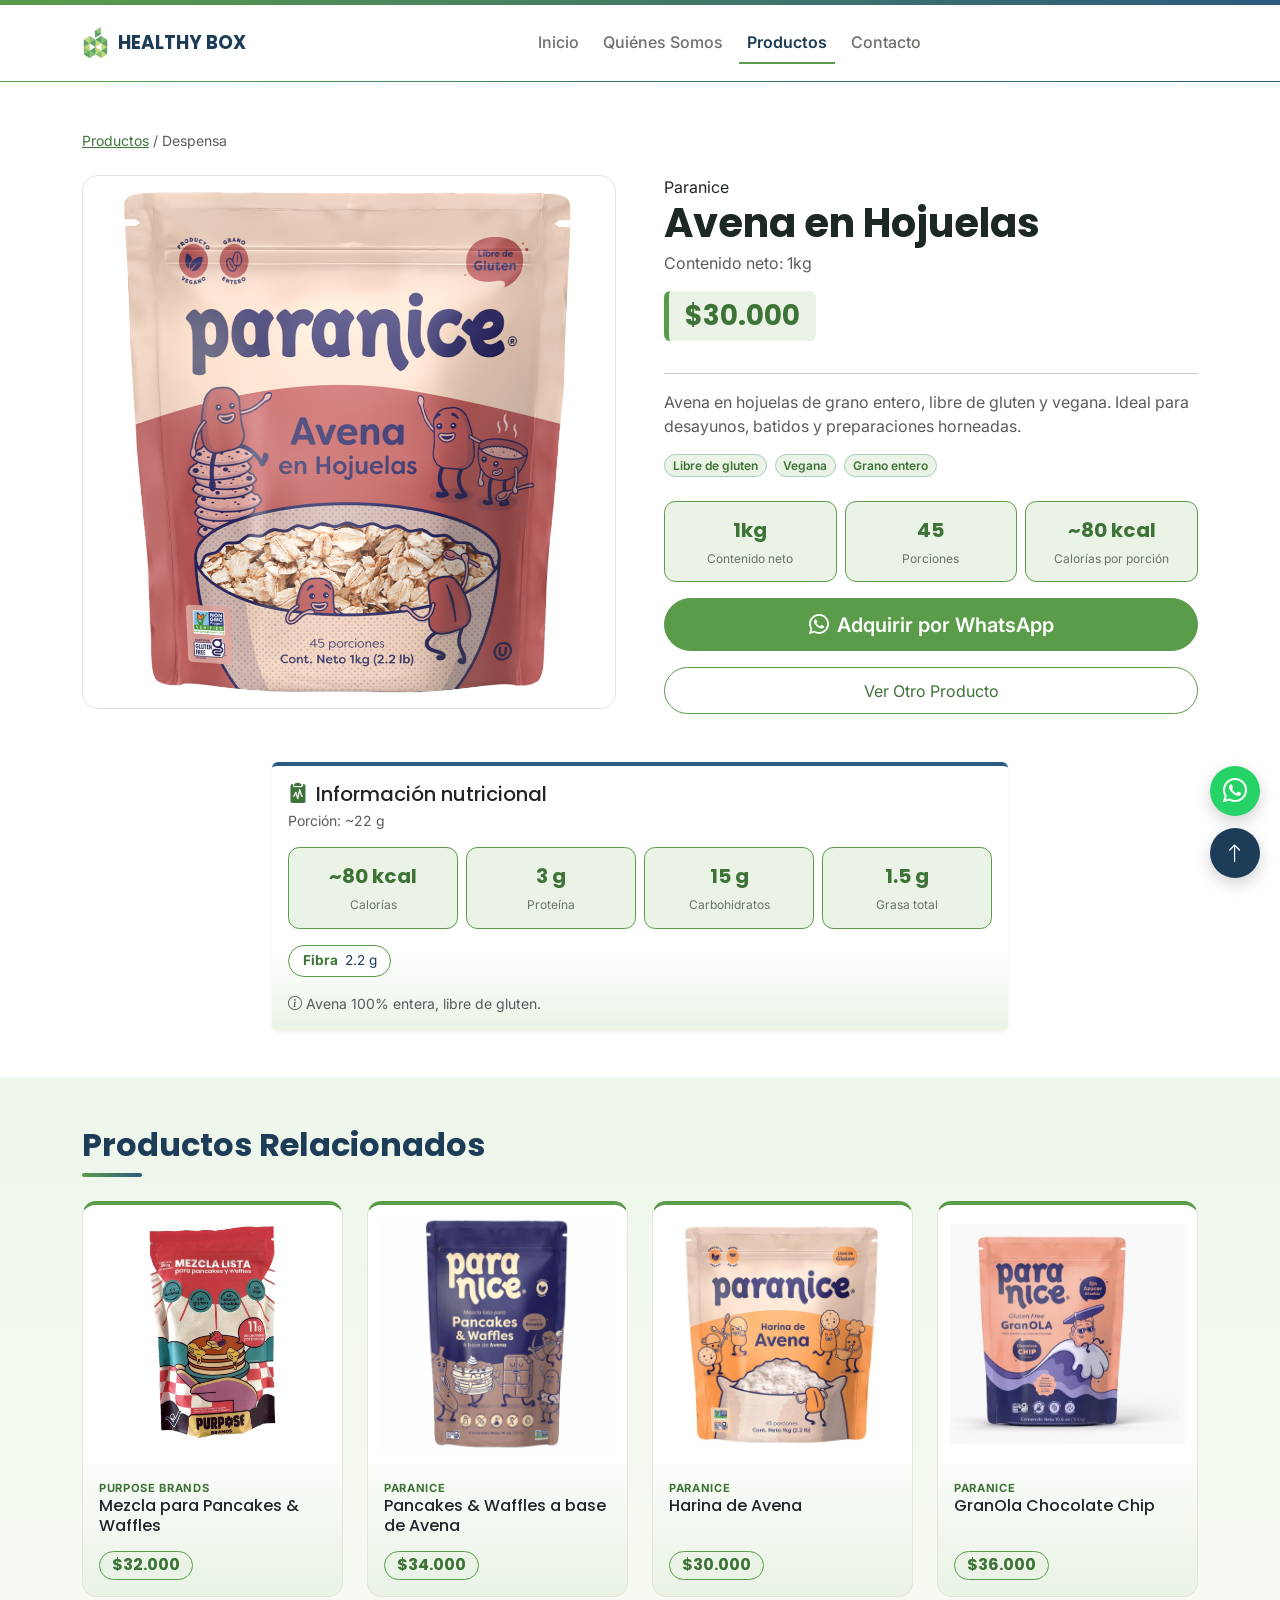
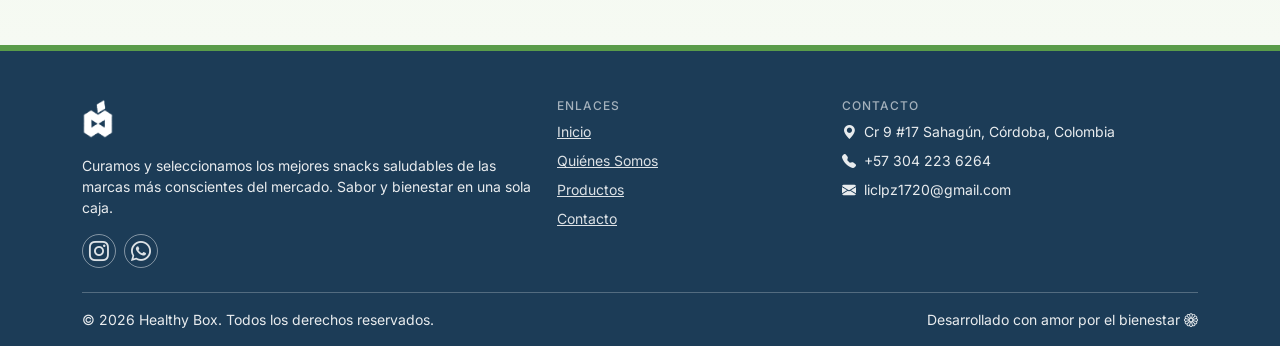
<file: detalle.html>
<!doctype html>
<html lang="es">
<head>
  <meta charset="UTF-8">
  <meta name="viewport" content="width=device-width, initial-scale=1.0">
  <title>Detalle del Producto | Healthy Box</title>
  <meta name="description" content="Detalle de cada producto de Healthy Box: descripción, información nutricional y sellos de advertencia.">
  <link href="https://cdn.jsdelivr.net/npm/bootstrap@5.3.3/dist/css/bootstrap.min.css" rel="stylesheet">
  <link rel="stylesheet" href="https://cdn.jsdelivr.net/npm/bootstrap-icons@1.11.3/font/bootstrap-icons.min.css">
  <link rel="stylesheet" href="css/estilo.css">
</head>
<body>

    <header class="navbar navbar-expand-lg sticky-top py-3">
    <div class="container">
      <a class="navbar-brand" href="index.html">
        <img src="img/logo-icono.png" alt="Logo Healthy Box">
        HEALTHY BOX
      </a>
      <button class="navbar-toggler" type="button" data-bs-toggle="collapse" data-bs-target="#navbarPrincipal" aria-controls="navbarPrincipal" aria-expanded="false" aria-label="Abrir menú de navegación">
        <span class="navbar-toggler-icon"></span>
      </button>
      <div class="navbar-collapse collapse d-lg-flex justify-content-between align-items-center" id="navbarPrincipal">
        <ul class="navbar-nav mx-lg-auto my-3 my-lg-0 gap-lg-2">
          <li class="nav-item"><a class="nav-link" href="index.html">Inicio</a></li>
          <li class="nav-item"><a class="nav-link" href="nosotros.html">Quiénes Somos</a></li>
          <li class="nav-item"><a class="nav-link active" href="productos.html">Productos</a></li>
          <li class="nav-item"><a class="nav-link" href="contacto.html">Contacto</a></li>
        </ul>
      </div>
    </div>
  </header>

  <main>
        <div class="detalle-prod" id="quinoaclub-puffs">
      <section class="py-5">
        <div class="container">
          <nav aria-label="breadcrumb" class="mb-4 small">
            <a href="productos.html" class="text-verde">Productos</a> <span class="text-muted">/ Chips & Besquitas</span>
          </nav>
          <div class="row g-5">
            <div class="col-lg-6">
              <img src="img/quinoaclub-puffs.jpg" alt="Snack de Maíz, Quinua y Chía QuinoaClub" class="img-fluid rounded-4 border w-100" style="max-height:560px; object-fit:contain; background:#fff;">
            </div>
            <div class="col-lg-6">
              <span class="marca-producto">QuinoaClub</span>
              <h1 class="mb-1">Snack de Maíz, Quinua y Chía</h1>
              <p class="text-muted">Contenido neto: 12g</p>
              <p class="precio-grande mb-3">$3.500</p>
              <hr>
              <p class="text-muted">Pasabocas de maíz y quinua extruidos con chía y zanahoria, con sal marina y bajos en sodio. Un snack ligero y crocante para cualquier momento.</p>
              <div class="d-flex flex-wrap gap-2 mb-3"><span class="badge rounded-pill bg-verde-suave text-verde border border-success-subtle fw-semibold">Vegano</span><span class="badge rounded-pill bg-verde-suave text-verde border border-success-subtle fw-semibold">Sin gluten</span><span class="badge rounded-pill bg-verde-suave text-verde border border-success-subtle fw-semibold">Sin colesterol</span><span class="badge rounded-pill bg-verde-suave text-verde border border-success-subtle fw-semibold">Sin MSG</span><span class="badge rounded-pill bg-verde-suave text-verde border border-success-subtle fw-semibold">Sin conservantes ni colorantes</span></div>
              <div class="row row-cols-3 g-2 my-3"><div class="col"><div class="stat-nutricional"><b>12g</b><span>Contenido neto</span></div></div><div class="col"><div class="stat-nutricional"><b>1</b><span>Porciones</span></div></div><div class="col"><div class="stat-nutricional"><b>~50–60 kcal</b><span>Calorías por porción</span></div></div></div>
              <a href="https://wa.me/573042236264?text=Hola%20Healthy%20Box%2C%20quiero%20adquirir%3A%20QuinoaClub%20Snack%20de%20Ma%C3%ADz%2C%20Quinua%20y%20Ch%C3%ADa%20%2812g%29" target="_blank" rel="noopener" class="btn btn-primary btn-lg w-100 mb-3"><i class="bi bi-whatsapp me-2"></i>Adquirir por WhatsApp</a>
              <a href="productos.html" class="btn btn-outline-primary w-100">Ver Otro Producto</a>
            </div>
          </div>

                    <div class="row g-4 mt-4 justify-content-center">
            <div class="col-lg-8">
              <div class="card border-0 shadow-sm h-100 card-nutri">
                <div class="card-body">
                  <h2 class="h5 mb-1"><i class="bi bi-clipboard2-pulse-fill text-verde me-2"></i>Información nutricional</h2>
                  <p class="small text-muted mb-3">Porción: 1 paquete (12 g)</p>
                  <div class="row row-cols-2 row-cols-md-4 g-2 mb-3"><div class="col"><div class="stat-nutricional"><b>~50–60 kcal</b><span>Calorías</span></div></div><div class="col"><div class="stat-nutricional"><b>~1.5 g</b><span>Proteína</span></div></div><div class="col"><div class="stat-nutricional"><b>~10 g</b><span>Carbohidratos</span></div></div><div class="col"><div class="stat-nutricional"><b>~1 g</b><span>Grasa total</span></div></div></div>
                  <div class="d-flex flex-wrap gap-2"><span class="chip-nutri"><b>Fibra</b> ~1 g</span><span class="chip-nutri"><b>Sodio</b> Bajo</span></div>
                  <p class="small text-muted mt-3 mb-0"><i class="bi bi-info-circle me-1"></i>Con sal marina, sin M.S.G.</p>
                </div>
              </div>
            </div>
          </div>
        </div>
      </section>

      <section class="py-5 bg-crema">
        <div class="container">
          <h2 class="mb-4">Productos Relacionados</h2>
          <div class="row row-cols-2 row-cols-md-4 g-4">
          <div class="col">
            <div class="card card-producto h-100">
              <img src="img/monterojo-papas-lima-limon.jpg" class="card-img-top" alt="Papas Lima-Limón Monterojo Gourmet">
              <div class="card-body d-flex flex-column">
                <span class="marca-producto">Monterojo Gourmet</span>
                <h3 class="h6"><a href="#monterojo-papas-lima-limon" class="stretched-link text-reset text-decoration-none">Papas Lima-Limón</a></h3>
                <div class="mt-auto pt-2"><span class="precio">$3.500</span></div>
              </div>
            </div>
          </div>
          <div class="col">
            <div class="card card-producto h-100">
              <img src="img/monterojo-papas-bbq-dulce.jpg" class="card-img-top" alt="Papas BBQ Dulce Monterojo Gourmet">
              <div class="card-body d-flex flex-column">
                <span class="marca-producto">Monterojo Gourmet</span>
                <h3 class="h6"><a href="#monterojo-papas-bbq-dulce" class="stretched-link text-reset text-decoration-none">Papas BBQ Dulce</a></h3>
                <div class="mt-auto pt-2"><span class="precio">$3.500</span></div>
              </div>
            </div>
          </div>
          <div class="col">
            <div class="card card-producto h-100">
              <img src="img/vitad-platanos-maduros.jpg" class="card-img-top" alt="Plátanos Maduros Sin Culpa Vitad">
              <div class="card-body d-flex flex-column">
                <span class="marca-producto">Vitad</span>
                <h3 class="h6"><a href="#vitad-platanos-maduros" class="stretched-link text-reset text-decoration-none">Plátanos Maduros Sin Culpa</a></h3>
                <div class="mt-auto pt-2"><span class="precio">$3.500</span></div>
              </div>
            </div>
          </div>
          <div class="col">
            <div class="card card-producto h-100">
              <img src="img/uau-ditos-queso-cheddar.jpg" class="card-img-top" alt="Ditos Horneados de Maíz sabor Queso Cheddar UAU!">
              <div class="card-body d-flex flex-column">
                <span class="marca-producto">UAU!</span>
                <h3 class="h6"><a href="#uau-ditos-queso-cheddar" class="stretched-link text-reset text-decoration-none">Ditos Horneados de Maíz sabor Queso Cheddar</a></h3>
                <div class="mt-auto pt-2"><span class="precio">$3.500</span></div>
              </div>
            </div>
          </div>
          </div>
        </div>
      </section>
    </div>

        <div class="detalle-prod" id="monterojo-papas-lima-limon">
      <section class="py-5">
        <div class="container">
          <nav aria-label="breadcrumb" class="mb-4 small">
            <a href="productos.html" class="text-verde">Productos</a> <span class="text-muted">/ Chips & Besquitas</span>
          </nav>
          <div class="row g-5">
            <div class="col-lg-6">
              <img src="img/monterojo-papas-lima-limon.jpg" alt="Papas Lima-Limón Monterojo Gourmet" class="img-fluid rounded-4 border w-100" style="max-height:560px; object-fit:contain; background:#fff;">
            </div>
            <div class="col-lg-6">
              <span class="marca-producto">Monterojo Gourmet</span>
              <h1 class="mb-1">Papas Lima-Limón</h1>
              <p class="text-muted">Contenido neto: 115g</p>
              <p class="precio-grande mb-3">$3.500</p>
              <hr>
              <p class="text-muted">Papas con sabor a lima-limón elaboradas con papa 100% cultivada en Colombia. Un clásico crocante con un toque cítrico.</p>
              <div class="d-flex flex-wrap gap-2 mb-3"><span class="badge rounded-pill bg-verde-suave text-verde border border-success-subtle fw-semibold">Papa 100% colombiana</span></div>
              <div class="row row-cols-3 g-2 my-3"><div class="col"><div class="stat-nutricional"><b>115g</b><span>Contenido neto</span></div></div><div class="col"><div class="stat-nutricional"><b>4,5 aprox.</b><span>Porciones</span></div></div><div class="col"><div class="stat-nutricional"><b>~145 kcal</b><span>Calorías por porción</span></div></div></div>
              <a href="https://wa.me/573042236264?text=Hola%20Healthy%20Box%2C%20quiero%20adquirir%3A%20Monterojo%20Gourmet%20Papas%20Lima-Lim%C3%B3n%20%28115g%29" target="_blank" rel="noopener" class="btn btn-primary btn-lg w-100 mb-3"><i class="bi bi-whatsapp me-2"></i>Adquirir por WhatsApp</a>
              <a href="productos.html" class="btn btn-outline-primary w-100">Ver Otro Producto</a>
            </div>
          </div>

                    <div class="row g-4 mt-4 justify-content-center">
            <div class="col-lg-8">
              <div class="card border-0 shadow-sm h-100 card-nutri">
                <div class="card-body">
                  <h2 class="h5 mb-1"><i class="bi bi-clipboard2-pulse-fill text-verde me-2"></i>Información nutricional</h2>
                  <p class="small text-muted mb-3">Porción: ~30 g</p>
                  <div class="row row-cols-2 row-cols-md-4 g-2 mb-3"><div class="col"><div class="stat-nutricional"><b>~145 kcal</b><span>Calorías</span></div></div><div class="col"><div class="stat-nutricional"><b>~2 g</b><span>Proteína</span></div></div><div class="col"><div class="stat-nutricional"><b>~17 g</b><span>Carbohidratos</span></div></div><div class="col"><div class="stat-nutricional"><b>~7.5 g</b><span>Grasa total</span></div></div></div>
                  <div class="d-flex flex-wrap gap-2"><span class="chip-nutri"><b>Sodio</b> ~160 mg</span></div>
                  <p class="small text-muted mt-3 mb-0"><i class="bi bi-info-circle me-1"></i>Sin grasas trans ni colesterol. Libre de gluten.</p>
                </div>
              </div>
            </div>
          </div>
        </div>
      </section>

      <section class="py-5 bg-crema">
        <div class="container">
          <h2 class="mb-4">Productos Relacionados</h2>
          <div class="row row-cols-2 row-cols-md-4 g-4">
          <div class="col">
            <div class="card card-producto h-100">
              <img src="img/quinoaclub-puffs.jpg" class="card-img-top" alt="Snack de Maíz, Quinua y Chía QuinoaClub">
              <div class="card-body d-flex flex-column">
                <span class="marca-producto">QuinoaClub</span>
                <h3 class="h6"><a href="#quinoaclub-puffs" class="stretched-link text-reset text-decoration-none">Snack de Maíz, Quinua y Chía</a></h3>
                <div class="mt-auto pt-2"><span class="precio">$3.500</span></div>
              </div>
            </div>
          </div>
          <div class="col">
            <div class="card card-producto h-100">
              <img src="img/monterojo-papas-bbq-dulce.jpg" class="card-img-top" alt="Papas BBQ Dulce Monterojo Gourmet">
              <div class="card-body d-flex flex-column">
                <span class="marca-producto">Monterojo Gourmet</span>
                <h3 class="h6"><a href="#monterojo-papas-bbq-dulce" class="stretched-link text-reset text-decoration-none">Papas BBQ Dulce</a></h3>
                <div class="mt-auto pt-2"><span class="precio">$3.500</span></div>
              </div>
            </div>
          </div>
          <div class="col">
            <div class="card card-producto h-100">
              <img src="img/vitad-platanos-maduros.jpg" class="card-img-top" alt="Plátanos Maduros Sin Culpa Vitad">
              <div class="card-body d-flex flex-column">
                <span class="marca-producto">Vitad</span>
                <h3 class="h6"><a href="#vitad-platanos-maduros" class="stretched-link text-reset text-decoration-none">Plátanos Maduros Sin Culpa</a></h3>
                <div class="mt-auto pt-2"><span class="precio">$3.500</span></div>
              </div>
            </div>
          </div>
          <div class="col">
            <div class="card card-producto h-100">
              <img src="img/uau-ditos-queso-cheddar.jpg" class="card-img-top" alt="Ditos Horneados de Maíz sabor Queso Cheddar UAU!">
              <div class="card-body d-flex flex-column">
                <span class="marca-producto">UAU!</span>
                <h3 class="h6"><a href="#uau-ditos-queso-cheddar" class="stretched-link text-reset text-decoration-none">Ditos Horneados de Maíz sabor Queso Cheddar</a></h3>
                <div class="mt-auto pt-2"><span class="precio">$3.500</span></div>
              </div>
            </div>
          </div>
          </div>
        </div>
      </section>
    </div>

        <div class="detalle-prod" id="vitad-galletas-vainilla">
      <section class="py-5">
        <div class="container">
          <nav aria-label="breadcrumb" class="mb-4 small">
            <a href="productos.html" class="text-verde">Productos</a> <span class="text-muted">/ Galletas y Biscuits</span>
          </nav>
          <div class="row g-5">
            <div class="col-lg-6">
              <img src="img/vitad-galletas-vainilla.jpg" alt="Galletas de Vainilla Sin Culpa Vitad" class="img-fluid rounded-4 border w-100" style="max-height:560px; object-fit:contain; background:#fff;">
            </div>
            <div class="col-lg-6">
              <span class="marca-producto">Vitad</span>
              <h1 class="mb-1">Galletas de Vainilla Sin Culpa</h1>
              <p class="text-muted">Contenido neto: 4 x 30g</p>
              <p class="precio-grande mb-3">$3.500</p>
              <hr>
              <p class="text-muted">Galletas sabor a vainilla en cuatro empaques individuales de 30 g, sin edulcorantes ni colorantes artificiales y sin sellos de advertencia.</p>
              <div class="d-flex flex-wrap gap-2 mb-3"><span class="badge rounded-pill bg-verde-suave text-verde border border-success-subtle fw-semibold">Sin sellos</span><span class="badge rounded-pill bg-verde-suave text-verde border border-success-subtle fw-semibold">Sin edulcorantes ni colorantes artificiales</span></div>
              <div class="row row-cols-3 g-2 my-3"><div class="col"><div class="stat-nutricional"><b>4 x 30g</b><span>Contenido neto</span></div></div><div class="col"><div class="stat-nutricional"><b>4</b><span>Porciones</span></div></div><div class="col"><div class="stat-nutricional"><b>~130 kcal</b><span>Calorías por porción</span></div></div></div>
              <a href="https://wa.me/573042236264?text=Hola%20Healthy%20Box%2C%20quiero%20adquirir%3A%20Vitad%20Galletas%20de%20Vainilla%20Sin%20Culpa%20%284%20x%2030g%29" target="_blank" rel="noopener" class="btn btn-primary btn-lg w-100 mb-3"><i class="bi bi-whatsapp me-2"></i>Adquirir por WhatsApp</a>
              <a href="productos.html" class="btn btn-outline-primary w-100">Ver Otro Producto</a>
            </div>
          </div>

                    <div class="row g-4 mt-4 justify-content-center">
            <div class="col-lg-8">
              <div class="card border-0 shadow-sm h-100 card-nutri">
                <div class="card-body">
                  <h2 class="h5 mb-1"><i class="bi bi-clipboard2-pulse-fill text-verde me-2"></i>Información nutricional</h2>
                  <p class="small text-muted mb-3">Porción: 1 paquete (30 g)</p>
                  <div class="row row-cols-2 row-cols-md-4 g-2 mb-3"><div class="col"><div class="stat-nutricional"><b>~130 kcal</b><span>Calorías</span></div></div><div class="col"><div class="stat-nutricional"><b>2 g</b><span>Proteína</span></div></div><div class="col"><div class="stat-nutricional"><b>19 g</b><span>Carbohidratos</span></div></div><div class="col"><div class="stat-nutricional"><b>5 g</b><span>Grasa total</span></div></div></div>
                  
                  <p class="small text-muted mt-3 mb-0"><i class="bi bi-info-circle me-1"></i>Sin sellos frontales, sin edulcorantes ni colorantes artificiales.</p>
                </div>
              </div>
            </div>
          </div>
        </div>
      </section>

      <section class="py-5 bg-crema">
        <div class="container">
          <h2 class="mb-4">Productos Relacionados</h2>
          <div class="row row-cols-2 row-cols-md-4 g-4">
          <div class="col">
            <div class="card card-producto h-100">
              <img src="img/damar-galletas-arroz.jpg" class="card-img-top" alt="Galletas de Harina de Arroz Damar">
              <div class="card-body d-flex flex-column">
                <span class="marca-producto">Damar</span>
                <h3 class="h6"><a href="#damar-galletas-arroz" class="stretched-link text-reset text-decoration-none">Galletas de Harina de Arroz</a></h3>
                <div class="mt-auto pt-2"><span class="precio">$5.500</span></div>
              </div>
            </div>
          </div>
          <div class="col">
            <div class="card card-producto h-100">
              <img src="img/jau-mini-galletas-avena-frutos-rojos.jpg" class="card-img-top" alt="Mini Galletas con Avena y Frutos Rojos UAU! Snacks">
              <div class="card-body d-flex flex-column">
                <span class="marca-producto">UAU! Snacks</span>
                <h3 class="h6"><a href="#jau-mini-galletas-avena-frutos-rojos" class="stretched-link text-reset text-decoration-none">Mini Galletas con Avena y Frutos Rojos</a></h3>
                <div class="mt-auto pt-2"><span class="precio">$3.500</span></div>
              </div>
            </div>
          </div>
          <div class="col">
            <div class="card card-producto h-100">
              <img src="img/mauka-arrowroot-biscuits.jpg" class="card-img-top" alt="Arrowroot Biscuits Achiras de Sagú Mauka">
              <div class="card-body d-flex flex-column">
                <span class="marca-producto">Mauka</span>
                <h3 class="h6"><a href="#mauka-arrowroot-biscuits" class="stretched-link text-reset text-decoration-none">Arrowroot Biscuits (Achiras de Sagú)</a></h3>
                <div class="mt-auto pt-2"><span class="precio">$3.500</span></div>
              </div>
            </div>
          </div>
          <div class="col">
            <div class="card card-producto h-100">
              <img src="img/damar-galletas-chips-chocolate.jpg" class="card-img-top" alt="Galletas de Harina de Arroz con Chips de Chocolate Damar">
              <div class="card-body d-flex flex-column">
                <span class="marca-producto">Damar</span>
                <h3 class="h6"><a href="#damar-galletas-chips-chocolate" class="stretched-link text-reset text-decoration-none">Galletas de Harina de Arroz con Chips de Chocolate</a></h3>
                <div class="mt-auto pt-2"><span class="precio">$5.500</span></div>
              </div>
            </div>
          </div>
          </div>
        </div>
      </section>
    </div>

        <div class="detalle-prod" id="damar-galletas-arroz">
      <section class="py-5">
        <div class="container">
          <nav aria-label="breadcrumb" class="mb-4 small">
            <a href="productos.html" class="text-verde">Productos</a> <span class="text-muted">/ Galletas y Biscuits</span>
          </nav>
          <div class="row g-5">
            <div class="col-lg-6">
              <img src="img/damar-galletas-arroz.jpg" alt="Galletas de Harina de Arroz Damar" class="img-fluid rounded-4 border w-100" style="max-height:560px; object-fit:contain; background:#fff;">
            </div>
            <div class="col-lg-6">
              <span class="marca-producto">Damar</span>
              <h1 class="mb-1">Galletas de Harina de Arroz</h1>
              <p class="text-muted">Contenido neto: 70g</p>
              <p class="precio-grande mb-3">$5.500</p>
              <hr>
              <p class="text-muted">Galletas artesanales de harina de arroz con granola. Veganas y de producción 100% colombiana.</p>
              <div class="d-flex flex-wrap gap-2 mb-3"><span class="badge rounded-pill bg-verde-suave text-verde border border-success-subtle fw-semibold">Vegano</span><span class="badge rounded-pill bg-verde-suave text-verde border border-success-subtle fw-semibold">Artesanal</span><span class="badge rounded-pill bg-verde-suave text-verde border border-success-subtle fw-semibold">100% colombiano</span></div>
              <div class="row row-cols-3 g-2 my-3"><div class="col"><div class="stat-nutricional"><b>70g</b><span>Contenido neto</span></div></div><div class="col"><div class="stat-nutricional"><b>2</b><span>Porciones</span></div></div><div class="col"><div class="stat-nutricional"><b>130 kcal</b><span>Calorías por porción</span></div></div></div>
              <a href="https://wa.me/573042236264?text=Hola%20Healthy%20Box%2C%20quiero%20adquirir%3A%20Damar%20Galletas%20de%20Harina%20de%20Arroz%20%2870g%29" target="_blank" rel="noopener" class="btn btn-primary btn-lg w-100 mb-3"><i class="bi bi-whatsapp me-2"></i>Adquirir por WhatsApp</a>
              <a href="productos.html" class="btn btn-outline-primary w-100">Ver Otro Producto</a>
            </div>
          </div>

                    <div class="row g-4 mt-4 justify-content-center">
            <div class="col-lg-8">
              <div class="card border-0 shadow-sm h-100 card-nutri">
                <div class="card-body">
                  <h2 class="h5 mb-1"><i class="bi bi-clipboard2-pulse-fill text-verde me-2"></i>Información nutricional</h2>
                  <p class="small text-muted mb-3">Porción: 1 galleta (35 g)</p>
                  <div class="row row-cols-2 row-cols-md-4 g-2 mb-3"><div class="col"><div class="stat-nutricional"><b>130 kcal</b><span>Calorías</span></div></div><div class="col"><div class="stat-nutricional"><b>-</b><span>Proteína</span></div></div><div class="col"><div class="stat-nutricional"><b>16 g</b><span>Carbohidratos</span></div></div><div class="col"><div class="stat-nutricional"><b>6.7 g</b><span>Grasa total</span></div></div></div>
                  <div class="d-flex flex-wrap gap-2"><span class="chip-nutri"><b>Sodio</b> 68 mg</span></div>
                  <p class="small text-muted mt-3 mb-0"><i class="bi bi-info-circle me-1"></i>Endulzadas con stevia. Contiene soya.</p>
                </div>
              </div>
            </div>
          </div>
        </div>
      </section>

      <section class="py-5 bg-crema">
        <div class="container">
          <h2 class="mb-4">Productos Relacionados</h2>
          <div class="row row-cols-2 row-cols-md-4 g-4">
          <div class="col">
            <div class="card card-producto h-100">
              <img src="img/vitad-galletas-vainilla.jpg" class="card-img-top" alt="Galletas de Vainilla Sin Culpa Vitad">
              <div class="card-body d-flex flex-column">
                <span class="marca-producto">Vitad</span>
                <h3 class="h6"><a href="#vitad-galletas-vainilla" class="stretched-link text-reset text-decoration-none">Galletas de Vainilla Sin Culpa</a></h3>
                <div class="mt-auto pt-2"><span class="precio">$3.500</span></div>
              </div>
            </div>
          </div>
          <div class="col">
            <div class="card card-producto h-100">
              <img src="img/jau-mini-galletas-avena-frutos-rojos.jpg" class="card-img-top" alt="Mini Galletas con Avena y Frutos Rojos UAU! Snacks">
              <div class="card-body d-flex flex-column">
                <span class="marca-producto">UAU! Snacks</span>
                <h3 class="h6"><a href="#jau-mini-galletas-avena-frutos-rojos" class="stretched-link text-reset text-decoration-none">Mini Galletas con Avena y Frutos Rojos</a></h3>
                <div class="mt-auto pt-2"><span class="precio">$3.500</span></div>
              </div>
            </div>
          </div>
          <div class="col">
            <div class="card card-producto h-100">
              <img src="img/mauka-arrowroot-biscuits.jpg" class="card-img-top" alt="Arrowroot Biscuits Achiras de Sagú Mauka">
              <div class="card-body d-flex flex-column">
                <span class="marca-producto">Mauka</span>
                <h3 class="h6"><a href="#mauka-arrowroot-biscuits" class="stretched-link text-reset text-decoration-none">Arrowroot Biscuits (Achiras de Sagú)</a></h3>
                <div class="mt-auto pt-2"><span class="precio">$3.500</span></div>
              </div>
            </div>
          </div>
          <div class="col">
            <div class="card card-producto h-100">
              <img src="img/damar-galletas-chips-chocolate.jpg" class="card-img-top" alt="Galletas de Harina de Arroz con Chips de Chocolate Damar">
              <div class="card-body d-flex flex-column">
                <span class="marca-producto">Damar</span>
                <h3 class="h6"><a href="#damar-galletas-chips-chocolate" class="stretched-link text-reset text-decoration-none">Galletas de Harina de Arroz con Chips de Chocolate</a></h3>
                <div class="mt-auto pt-2"><span class="precio">$5.500</span></div>
              </div>
            </div>
          </div>
          </div>
        </div>
      </section>
    </div>

        <div class="detalle-prod" id="gomitas-naranja">
      <section class="py-5">
        <div class="container">
          <nav aria-label="breadcrumb" class="mb-4 small">
            <a href="productos.html" class="text-verde">Productos</a> <span class="text-muted">/ Gomitas & Gelatinas</span>
          </nav>
          <div class="row g-5">
            <div class="col-lg-6">
              <img src="img/gomitas-naranja.jpg" alt="Gomas de Gelatina sabor Naranja Purpose Brands" class="img-fluid rounded-4 border w-100" style="max-height:560px; object-fit:contain; background:#fff;">
            </div>
            <div class="col-lg-6">
              <span class="marca-producto">Purpose Brands</span>
              <h1 class="mb-1">Gomas de Gelatina sabor Naranja</h1>
              <p class="text-muted">Contenido neto: 30g</p>
              <p class="precio-grande mb-3">$7.000</p>
              <hr>
              <p class="text-muted">Gomas de gelatina sabor naranja, ácidas y jugosas, sin azúcar añadida.</p>
              <div class="d-flex flex-wrap gap-2 mb-3"><span class="badge rounded-pill bg-verde-suave text-verde border border-success-subtle fw-semibold">Sin azúcar añadida</span></div>
              <div class="row row-cols-3 g-2 my-3"><div class="col"><div class="stat-nutricional"><b>30g</b><span>Contenido neto</span></div></div><div class="col"><div class="stat-nutricional"><b>2 aprox.</b><span>Porciones</span></div></div><div class="col"><div class="stat-nutricional"><b>57 kcal</b><span>Calorías por porción</span></div></div></div>
              <a href="https://wa.me/573042236264?text=Hola%20Healthy%20Box%2C%20quiero%20adquirir%3A%20Purpose%20Brands%20Gomas%20de%20Gelatina%20sabor%20Naranja%20%2830g%29" target="_blank" rel="noopener" class="btn btn-primary btn-lg w-100 mb-3"><i class="bi bi-whatsapp me-2"></i>Adquirir por WhatsApp</a>
              <a href="productos.html" class="btn btn-outline-primary w-100">Ver Otro Producto</a>
            </div>
          </div>

                    <div class="row g-4 mt-4 justify-content-center">
            <div class="col-lg-8">
              <div class="card border-0 shadow-sm h-100 card-nutri">
                <div class="card-body">
                  <h2 class="h5 mb-1"><i class="bi bi-clipboard2-pulse-fill text-verde me-2"></i>Información nutricional</h2>
                  <p class="small text-muted mb-3">Porción: 15 g</p>
                  <div class="row row-cols-2 row-cols-md-4 g-2 mb-3"><div class="col"><div class="stat-nutricional"><b>57 kcal</b><span>Calorías</span></div></div><div class="col"><div class="stat-nutricional"><b>~2 g</b><span>Proteína</span></div></div><div class="col"><div class="stat-nutricional"><b>~12 g (polialcoholes)</b><span>Carbohidratos</span></div></div><div class="col"><div class="stat-nutricional"><b>0 g</b><span>Grasa total</span></div></div></div>
                  
                  <p class="small text-muted mt-3 mb-0"><i class="bi bi-info-circle me-1"></i>Sin azúcar añadida.</p>
                </div>
              </div>
            </div>
          </div>
        </div>
      </section>

      <section class="py-5 bg-crema">
        <div class="container">
          <h2 class="mb-4">Productos Relacionados</h2>
          <div class="row row-cols-2 row-cols-md-4 g-4">
          <div class="col">
            <div class="card card-producto h-100">
              <img src="img/quinoaclub-puffs.jpg" class="card-img-top" alt="Snack de Maíz, Quinua y Chía QuinoaClub">
              <div class="card-body d-flex flex-column">
                <span class="marca-producto">QuinoaClub</span>
                <h3 class="h6"><a href="#quinoaclub-puffs" class="stretched-link text-reset text-decoration-none">Snack de Maíz, Quinua y Chía</a></h3>
                <div class="mt-auto pt-2"><span class="precio">$3.500</span></div>
              </div>
            </div>
          </div>
          <div class="col">
            <div class="card card-producto h-100">
              <img src="img/monterojo-papas-lima-limon.jpg" class="card-img-top" alt="Papas Lima-Limón Monterojo Gourmet">
              <div class="card-body d-flex flex-column">
                <span class="marca-producto">Monterojo Gourmet</span>
                <h3 class="h6"><a href="#monterojo-papas-lima-limon" class="stretched-link text-reset text-decoration-none">Papas Lima-Limón</a></h3>
                <div class="mt-auto pt-2"><span class="precio">$3.500</span></div>
              </div>
            </div>
          </div>
          <div class="col">
            <div class="card card-producto h-100">
              <img src="img/vitad-galletas-vainilla.jpg" class="card-img-top" alt="Galletas de Vainilla Sin Culpa Vitad">
              <div class="card-body d-flex flex-column">
                <span class="marca-producto">Vitad</span>
                <h3 class="h6"><a href="#vitad-galletas-vainilla" class="stretched-link text-reset text-decoration-none">Galletas de Vainilla Sin Culpa</a></h3>
                <div class="mt-auto pt-2"><span class="precio">$3.500</span></div>
              </div>
            </div>
          </div>
          <div class="col">
            <div class="card card-producto h-100">
              <img src="img/damar-galletas-arroz.jpg" class="card-img-top" alt="Galletas de Harina de Arroz Damar">
              <div class="card-body d-flex flex-column">
                <span class="marca-producto">Damar</span>
                <h3 class="h6"><a href="#damar-galletas-arroz" class="stretched-link text-reset text-decoration-none">Galletas de Harina de Arroz</a></h3>
                <div class="mt-auto pt-2"><span class="precio">$5.500</span></div>
              </div>
            </div>
          </div>
          </div>
        </div>
      </section>
    </div>

        <div class="detalle-prod" id="fitbell-golden-bites">
      <section class="py-5">
        <div class="container">
          <nav aria-label="breadcrumb" class="mb-4 small">
            <a href="productos.html" class="text-verde">Productos</a> <span class="text-muted">/ Barras & Caramelos</span>
          </nav>
          <div class="row g-5">
            <div class="col-lg-6">
              <img src="img/fitbell-golden-bites.jpg" alt="Golden Bites rellenos de Arequipe FitBell" class="img-fluid rounded-4 border w-100" style="max-height:560px; object-fit:contain; background:#fff;">
            </div>
            <div class="col-lg-6">
              <span class="marca-producto">FitBell</span>
              <h1 class="mb-1">Golden Bites rellenos de Arequipe</h1>
              <p class="text-muted">Contenido neto: 60g</p>
              <p class="precio-grande mb-3">$6.500</p>
              <hr>
              <p class="text-muted">Bites de chocolate al 70% rellenos de arequipe sin azúcar, endulzados con alulosa. Se conservan refrigerados.</p>
              <div class="d-flex flex-wrap gap-2 mb-3"><span class="badge rounded-pill bg-verde-suave text-verde border border-success-subtle fw-semibold">Arequipe sin azúcar</span><span class="badge rounded-pill bg-verde-suave text-verde border border-success-subtle fw-semibold">Chocolate al 70%</span></div>
              <div class="row row-cols-3 g-2 my-3"><div class="col"><div class="stat-nutricional"><b>60g</b><span>Contenido neto</span></div></div><div class="col"><div class="stat-nutricional"><b>-</b><span>Porciones</span></div></div><div class="col"><div class="stat-nutricional"><b>-</b><span>Calorías por porción</span></div></div></div>
              <a href="https://wa.me/573042236264?text=Hola%20Healthy%20Box%2C%20quiero%20adquirir%3A%20FitBell%20Golden%20Bites%20rellenos%20de%20Arequipe%20%2860g%29" target="_blank" rel="noopener" class="btn btn-primary btn-lg w-100 mb-3"><i class="bi bi-whatsapp me-2"></i>Adquirir por WhatsApp</a>
              <a href="productos.html" class="btn btn-outline-primary w-100">Ver Otro Producto</a>
            </div>
          </div>

                    <div class="row g-4 mt-4 justify-content-center">
            <div class="col-lg-8">
              <div class="card border-0 shadow-sm h-100 card-nutri">
                <div class="card-body text-center py-4">
                  <h2 class="h5 mb-2"><i class="bi bi-clipboard2-pulse-fill text-verde me-2"></i>Información nutricional</h2>
                  <p class="text-muted mb-0">Información nutricional no disponible por el momento.</p>
                </div>
              </div>
            </div>
          </div>
        </div>
      </section>

      <section class="py-5 bg-crema">
        <div class="container">
          <h2 class="mb-4">Productos Relacionados</h2>
          <div class="row row-cols-2 row-cols-md-4 g-4">
          <div class="col">
            <div class="card card-producto h-100">
              <img src="img/suvifit-barra-mix.jpg" class="card-img-top" alt="Barra Mix Suvi Fit">
              <div class="card-body d-flex flex-column">
                <span class="marca-producto">Suvi Fit</span>
                <h3 class="h6"><a href="#suvifit-barra-mix" class="stretched-link text-reset text-decoration-none">Barra Mix</a></h3>
                <div class="mt-auto pt-2"><span class="precio">$4.000</span></div>
              </div>
            </div>
          </div>
          <div class="col">
            <div class="card card-producto h-100">
              <img src="img/quinoaclub-puffs.jpg" class="card-img-top" alt="Snack de Maíz, Quinua y Chía QuinoaClub">
              <div class="card-body d-flex flex-column">
                <span class="marca-producto">QuinoaClub</span>
                <h3 class="h6"><a href="#quinoaclub-puffs" class="stretched-link text-reset text-decoration-none">Snack de Maíz, Quinua y Chía</a></h3>
                <div class="mt-auto pt-2"><span class="precio">$3.500</span></div>
              </div>
            </div>
          </div>
          <div class="col">
            <div class="card card-producto h-100">
              <img src="img/monterojo-papas-lima-limon.jpg" class="card-img-top" alt="Papas Lima-Limón Monterojo Gourmet">
              <div class="card-body d-flex flex-column">
                <span class="marca-producto">Monterojo Gourmet</span>
                <h3 class="h6"><a href="#monterojo-papas-lima-limon" class="stretched-link text-reset text-decoration-none">Papas Lima-Limón</a></h3>
                <div class="mt-auto pt-2"><span class="precio">$3.500</span></div>
              </div>
            </div>
          </div>
          <div class="col">
            <div class="card card-producto h-100">
              <img src="img/vitad-galletas-vainilla.jpg" class="card-img-top" alt="Galletas de Vainilla Sin Culpa Vitad">
              <div class="card-body d-flex flex-column">
                <span class="marca-producto">Vitad</span>
                <h3 class="h6"><a href="#vitad-galletas-vainilla" class="stretched-link text-reset text-decoration-none">Galletas de Vainilla Sin Culpa</a></h3>
                <div class="mt-auto pt-2"><span class="precio">$3.500</span></div>
              </div>
            </div>
          </div>
          </div>
        </div>
      </section>
    </div>

        <div class="detalle-prod" id="sorbetto-torta-marmolada">
      <section class="py-5">
        <div class="container">
          <nav aria-label="breadcrumb" class="mb-4 small">
            <a href="productos.html" class="text-verde">Productos</a> <span class="text-muted">/ Brownies & Tortas</span>
          </nav>
          <div class="row g-5">
            <div class="col-lg-6">
              <img src="img/sorbetto-torta-marmolada.jpg" alt="Torta Integral Marmolada Sorbetto" class="img-fluid rounded-4 border w-100" style="max-height:560px; object-fit:contain; background:#fff;">
            </div>
            <div class="col-lg-6">
              <span class="marca-producto">Sorbetto</span>
              <h1 class="mb-1">Torta Integral Marmolada</h1>
              <p class="text-muted">Contenido neto: 100g</p>
              <p class="precio-grande mb-3">$5.500</p>
              <hr>
              <p class="text-muted">Torta integral marmolada de naranja y chocolate, vegana, 0% lactosa y 0% colesterol. Elaborada con harina integral, avena, linaza, nueces y semillas, endulzada con panela orgánica y stevia.</p>
              <div class="d-flex flex-wrap gap-2 mb-3"><span class="badge rounded-pill bg-verde-suave text-verde border border-success-subtle fw-semibold">Vegana</span><span class="badge rounded-pill bg-verde-suave text-verde border border-success-subtle fw-semibold">0% lactosa</span><span class="badge rounded-pill bg-verde-suave text-verde border border-success-subtle fw-semibold">0% colesterol</span></div>
              <div class="row row-cols-3 g-2 my-3"><div class="col"><div class="stat-nutricional"><b>100g</b><span>Contenido neto</span></div></div><div class="col"><div class="stat-nutricional"><b>1</b><span>Porciones</span></div></div><div class="col"><div class="stat-nutricional"><b>190 kcal</b><span>Calorías por porción</span></div></div></div>
              <a href="https://wa.me/573042236264?text=Hola%20Healthy%20Box%2C%20quiero%20adquirir%3A%20Sorbetto%20Torta%20Integral%20Marmolada%20%28100g%29" target="_blank" rel="noopener" class="btn btn-primary btn-lg w-100 mb-3"><i class="bi bi-whatsapp me-2"></i>Adquirir por WhatsApp</a>
              <a href="productos.html" class="btn btn-outline-primary w-100">Ver Otro Producto</a>
            </div>
          </div>

                    <div class="row g-4 mt-4 justify-content-center">
            <div class="col-lg-8">
              <div class="card border-0 shadow-sm h-100 card-nutri">
                <div class="card-body">
                  <h2 class="h5 mb-1"><i class="bi bi-clipboard2-pulse-fill text-verde me-2"></i>Información nutricional</h2>
                  <p class="small text-muted mb-3">Porción: 100 g (1 porción por empaque)</p>
                  <div class="row row-cols-2 row-cols-md-4 g-2 mb-3"><div class="col"><div class="stat-nutricional"><b>190 kcal</b><span>Calorías</span></div></div><div class="col"><div class="stat-nutricional"><b>2 g</b><span>Proteína</span></div></div><div class="col"><div class="stat-nutricional"><b>22 g</b><span>Carbohidratos</span></div></div><div class="col"><div class="stat-nutricional"><b>8 g</b><span>Grasa total</span></div></div></div>
                  <div class="d-flex flex-wrap gap-2"><span class="chip-nutri"><b>Fibra</b> 1 g</span><span class="chip-nutri"><b>Colesterol</b> 0 mg</span><span class="chip-nutri"><b>Sodio</b> 170 mg</span></div>
                  <p class="small text-muted mt-3 mb-0"><i class="bi bi-info-circle me-1"></i>0% colesterol y 0% lactosa. 100% vegana.</p>
                </div>
              </div>
            </div>
          </div>
        </div>
      </section>

      <section class="py-5 bg-crema">
        <div class="container">
          <h2 class="mb-4">Productos Relacionados</h2>
          <div class="row row-cols-2 row-cols-md-4 g-4">
          <div class="col">
            <div class="card card-producto h-100">
              <img src="img/torta-redonda-caramelo.jpg" class="card-img-top" alt="Torta de Chocolate Sorbetto">
              <div class="card-body d-flex flex-column">
                <span class="marca-producto">Sorbetto</span>
                <h3 class="h6"><a href="#torta-redonda-caramelo" class="stretched-link text-reset text-decoration-none">Torta de Chocolate</a></h3>
                <div class="mt-auto pt-2"><span class="precio">$60.000</span></div>
              </div>
            </div>
          </div>
          <div class="col">
            <div class="card card-producto h-100">
              <img src="img/fitbell-brownie-crunch.jpg" class="card-img-top" alt="Brownie Crunch FitBell">
              <div class="card-body d-flex flex-column">
                <span class="marca-producto">FitBell</span>
                <h3 class="h6"><a href="#fitbell-brownie-crunch" class="stretched-link text-reset text-decoration-none">Brownie Crunch</a></h3>
                <div class="mt-auto pt-2"><span class="precio">$11.000</span></div>
              </div>
            </div>
          </div>
          <div class="col">
            <div class="card card-producto h-100">
              <img src="img/porcion-torta-chocolate.jpg" class="card-img-top" alt="Porción de Torta de Chocolate">
              <div class="card-body d-flex flex-column">
                <span class="marca-producto">Sorbetto</span>
                <h3 class="h6"><a href="#porcion-torta-chocolate" class="stretched-link text-reset text-decoration-none">Porción de Torta de Chocolate</a></h3>
                <div class="mt-auto pt-2"><span class="precio">$15.000</span></div>
              </div>
            </div>
          </div>
          <div class="col">
            <div class="card card-producto h-100">
              <img src="img/quinoaclub-puffs.jpg" class="card-img-top" alt="Snack de Maíz, Quinua y Chía QuinoaClub">
              <div class="card-body d-flex flex-column">
                <span class="marca-producto">QuinoaClub</span>
                <h3 class="h6"><a href="#quinoaclub-puffs" class="stretched-link text-reset text-decoration-none">Snack de Maíz, Quinua y Chía</a></h3>
                <div class="mt-auto pt-2"><span class="precio">$3.500</span></div>
              </div>
            </div>
          </div>
          </div>
        </div>
      </section>
    </div>

        <div class="detalle-prod" id="torta-redonda-caramelo">
      <section class="py-5">
        <div class="container">
          <nav aria-label="breadcrumb" class="mb-4 small">
            <a href="productos.html" class="text-verde">Productos</a> <span class="text-muted">/ Brownies & Tortas</span>
          </nav>
          <div class="row g-5">
            <div class="col-lg-6">
              <img src="img/torta-redonda-caramelo.jpg" alt="Torta de Chocolate Sorbetto" class="img-fluid rounded-4 border w-100" style="max-height:560px; object-fit:contain; background:#fff;">
            </div>
            <div class="col-lg-6">
              <span class="marca-producto">Sorbetto</span>
              <h1 class="mb-1">Torta de Chocolate</h1>
              <p class="text-muted">Contenido neto: 300g</p>
              <p class="precio-grande mb-3">$60.000</p>
              <hr>
              <p class="text-muted">Torta de chocolate con capa de arequipe y cubierta crocante, disponible entera o por porciones.</p>
              <div class="d-flex flex-wrap gap-2 mb-3"><span class="text-muted small">-</span></div>
              <div class="row row-cols-3 g-2 my-3"><div class="col"><div class="stat-nutricional"><b>300g</b><span>Contenido neto</span></div></div><div class="col"><div class="stat-nutricional"><b>-</b><span>Porciones</span></div></div><div class="col"><div class="stat-nutricional"><b>-</b><span>Calorías por porción</span></div></div></div>
              <a href="https://wa.me/573042236264?text=Hola%20Healthy%20Box%2C%20quiero%20adquirir%3A%20Sorbetto%20Torta%20de%20Chocolate%20%28300g%29" target="_blank" rel="noopener" class="btn btn-primary btn-lg w-100 mb-3"><i class="bi bi-whatsapp me-2"></i>Adquirir por WhatsApp</a>
              <a href="productos.html" class="btn btn-outline-primary w-100">Ver Otro Producto</a>
            </div>
          </div>

                    <div class="row g-4 mt-4 justify-content-center">
            <div class="col-lg-8">
              <div class="card border-0 shadow-sm h-100 card-nutri">
                <div class="card-body text-center py-4">
                  <h2 class="h5 mb-2"><i class="bi bi-clipboard2-pulse-fill text-verde me-2"></i>Información nutricional</h2>
                  <p class="text-muted mb-0">Información nutricional no disponible por el momento.</p>
                </div>
              </div>
            </div>
          </div>
        </div>
      </section>

      <section class="py-5 bg-crema">
        <div class="container">
          <h2 class="mb-4">Productos Relacionados</h2>
          <div class="row row-cols-2 row-cols-md-4 g-4">
          <div class="col">
            <div class="card card-producto h-100">
              <img src="img/sorbetto-torta-marmolada.jpg" class="card-img-top" alt="Torta Integral Marmolada Sorbetto">
              <div class="card-body d-flex flex-column">
                <span class="marca-producto">Sorbetto</span>
                <h3 class="h6"><a href="#sorbetto-torta-marmolada" class="stretched-link text-reset text-decoration-none">Torta Integral Marmolada</a></h3>
                <div class="mt-auto pt-2"><span class="precio">$5.500</span></div>
              </div>
            </div>
          </div>
          <div class="col">
            <div class="card card-producto h-100">
              <img src="img/fitbell-brownie-crunch.jpg" class="card-img-top" alt="Brownie Crunch FitBell">
              <div class="card-body d-flex flex-column">
                <span class="marca-producto">FitBell</span>
                <h3 class="h6"><a href="#fitbell-brownie-crunch" class="stretched-link text-reset text-decoration-none">Brownie Crunch</a></h3>
                <div class="mt-auto pt-2"><span class="precio">$11.000</span></div>
              </div>
            </div>
          </div>
          <div class="col">
            <div class="card card-producto h-100">
              <img src="img/porcion-torta-chocolate.jpg" class="card-img-top" alt="Porción de Torta de Chocolate">
              <div class="card-body d-flex flex-column">
                <span class="marca-producto">Sorbetto</span>
                <h3 class="h6"><a href="#porcion-torta-chocolate" class="stretched-link text-reset text-decoration-none">Porción de Torta de Chocolate</a></h3>
                <div class="mt-auto pt-2"><span class="precio">$15.000</span></div>
              </div>
            </div>
          </div>
          <div class="col">
            <div class="card card-producto h-100">
              <img src="img/quinoaclub-puffs.jpg" class="card-img-top" alt="Snack de Maíz, Quinua y Chía QuinoaClub">
              <div class="card-body d-flex flex-column">
                <span class="marca-producto">QuinoaClub</span>
                <h3 class="h6"><a href="#quinoaclub-puffs" class="stretched-link text-reset text-decoration-none">Snack de Maíz, Quinua y Chía</a></h3>
                <div class="mt-auto pt-2"><span class="precio">$3.500</span></div>
              </div>
            </div>
          </div>
          </div>
        </div>
      </section>
    </div>

        <div class="detalle-prod" id="fitbell-brownie-crunch">
      <section class="py-5">
        <div class="container">
          <nav aria-label="breadcrumb" class="mb-4 small">
            <a href="productos.html" class="text-verde">Productos</a> <span class="text-muted">/ Brownies & Tortas</span>
          </nav>
          <div class="row g-5">
            <div class="col-lg-6">
              <img src="img/fitbell-brownie-crunch.jpg" alt="Brownie Crunch FitBell" class="img-fluid rounded-4 border w-100" style="max-height:560px; object-fit:contain; background:#fff;">
            </div>
            <div class="col-lg-6">
              <span class="marca-producto">FitBell</span>
              <h1 class="mb-1">Brownie Crunch</h1>
              <p class="text-muted">Contenido neto: 150g</p>
              <p class="precio-grande mb-3">$11.000</p>
              <hr>
              <p class="text-muted">Brownie con chocolate al 70%, ghee, harina de avena, alulosa y cacao, con arequipe sin azúcar añadido. Se conserva refrigerado.</p>
              <div class="d-flex flex-wrap gap-2 mb-3"><span class="badge rounded-pill bg-verde-suave text-verde border border-success-subtle fw-semibold">Arequipe sin azúcar añadido</span><span class="badge rounded-pill bg-verde-suave text-verde border border-success-subtle fw-semibold">Chocolate al 70%</span></div>
              <div class="row row-cols-3 g-2 my-3"><div class="col"><div class="stat-nutricional"><b>150g</b><span>Contenido neto</span></div></div><div class="col"><div class="stat-nutricional"><b>-</b><span>Porciones</span></div></div><div class="col"><div class="stat-nutricional"><b>~140–160 kcal</b><span>Calorías por porción</span></div></div></div>
              <a href="https://wa.me/573042236264?text=Hola%20Healthy%20Box%2C%20quiero%20adquirir%3A%20FitBell%20Brownie%20Crunch%20%28150g%29" target="_blank" rel="noopener" class="btn btn-primary btn-lg w-100 mb-3"><i class="bi bi-whatsapp me-2"></i>Adquirir por WhatsApp</a>
              <a href="productos.html" class="btn btn-outline-primary w-100">Ver Otro Producto</a>
            </div>
          </div>

                    <div class="row g-4 mt-4 justify-content-center">
            <div class="col-lg-8">
              <div class="card border-0 shadow-sm h-100 card-nutri">
                <div class="card-body">
                  <h2 class="h5 mb-1"><i class="bi bi-clipboard2-pulse-fill text-verde me-2"></i>Información nutricional</h2>
                  <p class="small text-muted mb-3">Porción: 1 unidad</p>
                  <div class="row row-cols-2 row-cols-md-4 g-2 mb-3"><div class="col"><div class="stat-nutricional"><b>~140–160 kcal</b><span>Calorías</span></div></div><div class="col"><div class="stat-nutricional"><b>-</b><span>Proteína</span></div></div><div class="col"><div class="stat-nutricional"><b>-</b><span>Carbohidratos</span></div></div><div class="col"><div class="stat-nutricional"><b>-</b><span>Grasa total</span></div></div></div>
                  
                  <p class="small text-muted mt-3 mb-0"><i class="bi bi-info-circle me-1"></i>Ingredientes principales: chocolate 70%, ghee, huevo, harina de avena, cacao en polvo y stevia. Bajo en carbohidratos y sin azúcar añadida.</p>
                </div>
              </div>
            </div>
          </div>
        </div>
      </section>

      <section class="py-5 bg-crema">
        <div class="container">
          <h2 class="mb-4">Productos Relacionados</h2>
          <div class="row row-cols-2 row-cols-md-4 g-4">
          <div class="col">
            <div class="card card-producto h-100">
              <img src="img/sorbetto-torta-marmolada.jpg" class="card-img-top" alt="Torta Integral Marmolada Sorbetto">
              <div class="card-body d-flex flex-column">
                <span class="marca-producto">Sorbetto</span>
                <h3 class="h6"><a href="#sorbetto-torta-marmolada" class="stretched-link text-reset text-decoration-none">Torta Integral Marmolada</a></h3>
                <div class="mt-auto pt-2"><span class="precio">$5.500</span></div>
              </div>
            </div>
          </div>
          <div class="col">
            <div class="card card-producto h-100">
              <img src="img/torta-redonda-caramelo.jpg" class="card-img-top" alt="Torta de Chocolate Sorbetto">
              <div class="card-body d-flex flex-column">
                <span class="marca-producto">Sorbetto</span>
                <h3 class="h6"><a href="#torta-redonda-caramelo" class="stretched-link text-reset text-decoration-none">Torta de Chocolate</a></h3>
                <div class="mt-auto pt-2"><span class="precio">$60.000</span></div>
              </div>
            </div>
          </div>
          <div class="col">
            <div class="card card-producto h-100">
              <img src="img/porcion-torta-chocolate.jpg" class="card-img-top" alt="Porción de Torta de Chocolate">
              <div class="card-body d-flex flex-column">
                <span class="marca-producto">Sorbetto</span>
                <h3 class="h6"><a href="#porcion-torta-chocolate" class="stretched-link text-reset text-decoration-none">Porción de Torta de Chocolate</a></h3>
                <div class="mt-auto pt-2"><span class="precio">$15.000</span></div>
              </div>
            </div>
          </div>
          <div class="col">
            <div class="card card-producto h-100">
              <img src="img/quinoaclub-puffs.jpg" class="card-img-top" alt="Snack de Maíz, Quinua y Chía QuinoaClub">
              <div class="card-body d-flex flex-column">
                <span class="marca-producto">QuinoaClub</span>
                <h3 class="h6"><a href="#quinoaclub-puffs" class="stretched-link text-reset text-decoration-none">Snack de Maíz, Quinua y Chía</a></h3>
                <div class="mt-auto pt-2"><span class="precio">$3.500</span></div>
              </div>
            </div>
          </div>
          </div>
        </div>
      </section>
    </div>

        <div class="detalle-prod" id="purpose-mezcla-pancakes">
      <section class="py-5">
        <div class="container">
          <nav aria-label="breadcrumb" class="mb-4 small">
            <a href="productos.html" class="text-verde">Productos</a> <span class="text-muted">/ Despensa</span>
          </nav>
          <div class="row g-5">
            <div class="col-lg-6">
              <img src="img/purpose-mezcla-pancakes.jpg" alt="Mezcla para Pancakes y Waffles Purpose Brands" class="img-fluid rounded-4 border w-100" style="max-height:560px; object-fit:contain; background:#fff;">
            </div>
            <div class="col-lg-6">
              <span class="marca-producto">Purpose Brands</span>
              <h1 class="mb-1">Mezcla para Pancakes &amp; Waffles</h1>
              <p class="text-muted">Contenido neto: 300g</p>
              <p class="precio-grande mb-3">$32.000</p>
              <hr>
              <p class="text-muted">Mezcla lista para preparar pancakes, waffles, muffins, cupcakes, masitas y pan. Sin lactosa, sin gluten, sin azúcar añadida y sin trigo.</p>
              <div class="d-flex flex-wrap gap-2 mb-3"><span class="badge rounded-pill bg-verde-suave text-verde border border-success-subtle fw-semibold">Sin lactosa</span><span class="badge rounded-pill bg-verde-suave text-verde border border-success-subtle fw-semibold">Sin gluten</span><span class="badge rounded-pill bg-verde-suave text-verde border border-success-subtle fw-semibold">Sin azúcar añadida</span><span class="badge rounded-pill bg-verde-suave text-verde border border-success-subtle fw-semibold">Sin trigo</span><span class="badge rounded-pill bg-verde-suave text-verde border border-success-subtle fw-semibold">11 g de proteína por porción</span></div>
              <div class="row row-cols-3 g-2 my-3"><div class="col"><div class="stat-nutricional"><b>300g</b><span>Contenido neto</span></div></div><div class="col"><div class="stat-nutricional"><b>6</b><span>Porciones</span></div></div><div class="col"><div class="stat-nutricional"><b>-</b><span>Calorías por porción</span></div></div></div>
              <a href="https://wa.me/573042236264?text=Hola%20Healthy%20Box%2C%20quiero%20adquirir%3A%20Purpose%20Brands%20Mezcla%20para%20Pancakes%20%26%20Waffles%20%28300g%29" target="_blank" rel="noopener" class="btn btn-primary btn-lg w-100 mb-3"><i class="bi bi-whatsapp me-2"></i>Adquirir por WhatsApp</a>
              <a href="productos.html" class="btn btn-outline-primary w-100">Ver Otro Producto</a>
            </div>
          </div>

                    <div class="row g-4 mt-4 justify-content-center">
            <div class="col-lg-8">
              <div class="card border-0 shadow-sm h-100 card-nutri">
                <div class="card-body">
                  <h2 class="h5 mb-1"><i class="bi bi-clipboard2-pulse-fill text-verde me-2"></i>Información nutricional</h2>
                  <p class="small text-muted mb-3">Porción: 6 porciones por empaque</p>
                  <div class="row row-cols-2 row-cols-md-4 g-2 mb-3"><div class="col"><div class="stat-nutricional"><b>-</b><span>Calorías</span></div></div><div class="col"><div class="stat-nutricional"><b>11 g</b><span>Proteína</span></div></div><div class="col"><div class="stat-nutricional"><b>-</b><span>Carbohidratos</span></div></div><div class="col"><div class="stat-nutricional"><b>-</b><span>Grasa total</span></div></div></div>
                  <div class="d-flex flex-wrap gap-2"><span class="chip-nutri"><b>Azúcares añadidos</b> 0 g</span></div>
                  <p class="small text-muted mt-3 mb-0"><i class="bi bi-info-circle me-1"></i>Sin lactosa, sin gluten, sin trigo y sin azúcar añadida. El dato de proteína (11 g por porción) es el que aparece en el empaque.</p>
                </div>
              </div>
            </div>
          </div>
        </div>
      </section>

      <section class="py-5 bg-crema">
        <div class="container">
          <h2 class="mb-4">Productos Relacionados</h2>
          <div class="row row-cols-2 row-cols-md-4 g-4">
          <div class="col">
            <div class="card card-producto h-100">
              <img src="img/paranice-pancakes-waffles-x3.jpg" class="card-img-top" alt="Pancakes y Waffles a base de Avena Paranice">
              <div class="card-body d-flex flex-column">
                <span class="marca-producto">Paranice</span>
                <h3 class="h6"><a href="#paranice-pancakes-waffles-x3" class="stretched-link text-reset text-decoration-none">Pancakes &amp; Waffles a base de Avena</a></h3>
                <div class="mt-auto pt-2"><span class="precio">$34.000</span></div>
              </div>
            </div>
          </div>
          <div class="col">
            <div class="card card-producto h-100">
              <img src="img/paranice-avena-hojuelas.jpg" class="card-img-top" alt="Avena en Hojuelas Paranice">
              <div class="card-body d-flex flex-column">
                <span class="marca-producto">Paranice</span>
                <h3 class="h6"><a href="#paranice-avena-hojuelas" class="stretched-link text-reset text-decoration-none">Avena en Hojuelas</a></h3>
                <div class="mt-auto pt-2"><span class="precio">$30.000</span></div>
              </div>
            </div>
          </div>
          <div class="col">
            <div class="card card-producto h-100">
              <img src="img/paranice-harina-avena.jpg" class="card-img-top" alt="Harina de Avena Paranice">
              <div class="card-body d-flex flex-column">
                <span class="marca-producto">Paranice</span>
                <h3 class="h6"><a href="#paranice-harina-avena" class="stretched-link text-reset text-decoration-none">Harina de Avena</a></h3>
                <div class="mt-auto pt-2"><span class="precio">$30.000</span></div>
              </div>
            </div>
          </div>
          <div class="col">
            <div class="card card-producto h-100">
              <img src="img/paranice-granola-chocolate.jpg" class="card-img-top" alt="GranOla Chocolate Chip Paranice">
              <div class="card-body d-flex flex-column">
                <span class="marca-producto">Paranice</span>
                <h3 class="h6"><a href="#paranice-granola-chocolate" class="stretched-link text-reset text-decoration-none">GranOla Chocolate Chip</a></h3>
                <div class="mt-auto pt-2"><span class="precio">$36.000</span></div>
              </div>
            </div>
          </div>
          </div>
        </div>
      </section>
    </div>

        <div class="detalle-prod" id="paranice-pancakes-waffles-x3">
      <section class="py-5">
        <div class="container">
          <nav aria-label="breadcrumb" class="mb-4 small">
            <a href="productos.html" class="text-verde">Productos</a> <span class="text-muted">/ Despensa</span>
          </nav>
          <div class="row g-5">
            <div class="col-lg-6">
              <img src="img/paranice-pancakes-waffles-x3.jpg" alt="Pancakes y Waffles a base de Avena Paranice" class="img-fluid rounded-4 border w-100" style="max-height:560px; object-fit:contain; background:#fff;">
            </div>
            <div class="col-lg-6">
              <span class="marca-producto">Paranice</span>
              <h1 class="mb-1">Pancakes &amp; Waffles a base de Avena</h1>
              <p class="text-muted">Contenido neto: 300g</p>
              <p class="precio-grande mb-3">$34.000</p>
              <hr>
              <p class="text-muted">Mezcla lista para pancakes y waffles a base de avena, en sabor brownie. Libre de lácteos, soya y gluten, sin saborizantes artificiales y con 0 g de azúcares añadidos.</p>
              <div class="d-flex flex-wrap gap-2 mb-3"><span class="badge rounded-pill bg-verde-suave text-verde border border-success-subtle fw-semibold">Libre de gluten</span><span class="badge rounded-pill bg-verde-suave text-verde border border-success-subtle fw-semibold">Libre de lácteos</span><span class="badge rounded-pill bg-verde-suave text-verde border border-success-subtle fw-semibold">Libre de soya</span><span class="badge rounded-pill bg-verde-suave text-verde border border-success-subtle fw-semibold">Sin saborizantes artificiales</span></div>
              <div class="row row-cols-3 g-2 my-3"><div class="col"><div class="stat-nutricional"><b>300g</b><span>Contenido neto</span></div></div><div class="col"><div class="stat-nutricional"><b>12</b><span>Porciones</span></div></div><div class="col"><div class="stat-nutricional"><b>-</b><span>Calorías por porción</span></div></div></div>
              <a href="https://wa.me/573042236264?text=Hola%20Healthy%20Box%2C%20quiero%20adquirir%3A%20Paranice%20Pancakes%20%26%20Waffles%20a%20base%20de%20Avena%20%28300g%29" target="_blank" rel="noopener" class="btn btn-primary btn-lg w-100 mb-3"><i class="bi bi-whatsapp me-2"></i>Adquirir por WhatsApp</a>
              <a href="productos.html" class="btn btn-outline-primary w-100">Ver Otro Producto</a>
            </div>
          </div>

                    <div class="row g-4 mt-4 justify-content-center">
            <div class="col-lg-8">
              <div class="card border-0 shadow-sm h-100 card-nutri">
                <div class="card-body text-center py-4">
                  <h2 class="h5 mb-2"><i class="bi bi-clipboard2-pulse-fill text-verde me-2"></i>Información nutricional</h2>
                  <p class="text-muted mb-0">Información nutricional no disponible por el momento.</p>
                </div>
              </div>
            </div>
          </div>
        </div>
      </section>

      <section class="py-5 bg-crema">
        <div class="container">
          <h2 class="mb-4">Productos Relacionados</h2>
          <div class="row row-cols-2 row-cols-md-4 g-4">
          <div class="col">
            <div class="card card-producto h-100">
              <img src="img/purpose-mezcla-pancakes.jpg" class="card-img-top" alt="Mezcla para Pancakes y Waffles Purpose Brands">
              <div class="card-body d-flex flex-column">
                <span class="marca-producto">Purpose Brands</span>
                <h3 class="h6"><a href="#purpose-mezcla-pancakes" class="stretched-link text-reset text-decoration-none">Mezcla para Pancakes &amp; Waffles</a></h3>
                <div class="mt-auto pt-2"><span class="precio">$32.000</span></div>
              </div>
            </div>
          </div>
          <div class="col">
            <div class="card card-producto h-100">
              <img src="img/paranice-avena-hojuelas.jpg" class="card-img-top" alt="Avena en Hojuelas Paranice">
              <div class="card-body d-flex flex-column">
                <span class="marca-producto">Paranice</span>
                <h3 class="h6"><a href="#paranice-avena-hojuelas" class="stretched-link text-reset text-decoration-none">Avena en Hojuelas</a></h3>
                <div class="mt-auto pt-2"><span class="precio">$30.000</span></div>
              </div>
            </div>
          </div>
          <div class="col">
            <div class="card card-producto h-100">
              <img src="img/paranice-harina-avena.jpg" class="card-img-top" alt="Harina de Avena Paranice">
              <div class="card-body d-flex flex-column">
                <span class="marca-producto">Paranice</span>
                <h3 class="h6"><a href="#paranice-harina-avena" class="stretched-link text-reset text-decoration-none">Harina de Avena</a></h3>
                <div class="mt-auto pt-2"><span class="precio">$30.000</span></div>
              </div>
            </div>
          </div>
          <div class="col">
            <div class="card card-producto h-100">
              <img src="img/paranice-granola-chocolate.jpg" class="card-img-top" alt="GranOla Chocolate Chip Paranice">
              <div class="card-body d-flex flex-column">
                <span class="marca-producto">Paranice</span>
                <h3 class="h6"><a href="#paranice-granola-chocolate" class="stretched-link text-reset text-decoration-none">GranOla Chocolate Chip</a></h3>
                <div class="mt-auto pt-2"><span class="precio">$36.000</span></div>
              </div>
            </div>
          </div>
          </div>
        </div>
      </section>
    </div>

        <div class="detalle-prod" data-default id="paranice-avena-hojuelas">
      <section class="py-5">
        <div class="container">
          <nav aria-label="breadcrumb" class="mb-4 small">
            <a href="productos.html" class="text-verde">Productos</a> <span class="text-muted">/ Despensa</span>
          </nav>
          <div class="row g-5">
            <div class="col-lg-6">
              <img src="img/paranice-avena-hojuelas.jpg" alt="Avena en Hojuelas Paranice" class="img-fluid rounded-4 border w-100" style="max-height:560px; object-fit:contain; background:#fff;">
            </div>
            <div class="col-lg-6">
              <span class="marca-producto">Paranice</span>
              <h1 class="mb-1">Avena en Hojuelas</h1>
              <p class="text-muted">Contenido neto: 1kg</p>
              <p class="precio-grande mb-3">$30.000</p>
              <hr>
              <p class="text-muted">Avena en hojuelas de grano entero, libre de gluten y vegana. Ideal para desayunos, batidos y preparaciones horneadas.</p>
              <div class="d-flex flex-wrap gap-2 mb-3"><span class="badge rounded-pill bg-verde-suave text-verde border border-success-subtle fw-semibold">Libre de gluten</span><span class="badge rounded-pill bg-verde-suave text-verde border border-success-subtle fw-semibold">Vegana</span><span class="badge rounded-pill bg-verde-suave text-verde border border-success-subtle fw-semibold">Grano entero</span></div>
              <div class="row row-cols-3 g-2 my-3"><div class="col"><div class="stat-nutricional"><b>1kg</b><span>Contenido neto</span></div></div><div class="col"><div class="stat-nutricional"><b>45</b><span>Porciones</span></div></div><div class="col"><div class="stat-nutricional"><b>~80 kcal</b><span>Calorías por porción</span></div></div></div>
              <a href="https://wa.me/573042236264?text=Hola%20Healthy%20Box%2C%20quiero%20adquirir%3A%20Paranice%20Avena%20en%20Hojuelas%20%281kg%29" target="_blank" rel="noopener" class="btn btn-primary btn-lg w-100 mb-3"><i class="bi bi-whatsapp me-2"></i>Adquirir por WhatsApp</a>
              <a href="productos.html" class="btn btn-outline-primary w-100">Ver Otro Producto</a>
            </div>
          </div>

                    <div class="row g-4 mt-4 justify-content-center">
            <div class="col-lg-8">
              <div class="card border-0 shadow-sm h-100 card-nutri">
                <div class="card-body">
                  <h2 class="h5 mb-1"><i class="bi bi-clipboard2-pulse-fill text-verde me-2"></i>Información nutricional</h2>
                  <p class="small text-muted mb-3">Porción: ~22 g</p>
                  <div class="row row-cols-2 row-cols-md-4 g-2 mb-3"><div class="col"><div class="stat-nutricional"><b>~80 kcal</b><span>Calorías</span></div></div><div class="col"><div class="stat-nutricional"><b>3 g</b><span>Proteína</span></div></div><div class="col"><div class="stat-nutricional"><b>15 g</b><span>Carbohidratos</span></div></div><div class="col"><div class="stat-nutricional"><b>1.5 g</b><span>Grasa total</span></div></div></div>
                  <div class="d-flex flex-wrap gap-2"><span class="chip-nutri"><b>Fibra</b> 2.2 g</span></div>
                  <p class="small text-muted mt-3 mb-0"><i class="bi bi-info-circle me-1"></i>Avena 100% entera, libre de gluten.</p>
                </div>
              </div>
            </div>
          </div>
        </div>
      </section>

      <section class="py-5 bg-crema">
        <div class="container">
          <h2 class="mb-4">Productos Relacionados</h2>
          <div class="row row-cols-2 row-cols-md-4 g-4">
          <div class="col">
            <div class="card card-producto h-100">
              <img src="img/purpose-mezcla-pancakes.jpg" class="card-img-top" alt="Mezcla para Pancakes y Waffles Purpose Brands">
              <div class="card-body d-flex flex-column">
                <span class="marca-producto">Purpose Brands</span>
                <h3 class="h6"><a href="#purpose-mezcla-pancakes" class="stretched-link text-reset text-decoration-none">Mezcla para Pancakes &amp; Waffles</a></h3>
                <div class="mt-auto pt-2"><span class="precio">$32.000</span></div>
              </div>
            </div>
          </div>
          <div class="col">
            <div class="card card-producto h-100">
              <img src="img/paranice-pancakes-waffles-x3.jpg" class="card-img-top" alt="Pancakes y Waffles a base de Avena Paranice">
              <div class="card-body d-flex flex-column">
                <span class="marca-producto">Paranice</span>
                <h3 class="h6"><a href="#paranice-pancakes-waffles-x3" class="stretched-link text-reset text-decoration-none">Pancakes &amp; Waffles a base de Avena</a></h3>
                <div class="mt-auto pt-2"><span class="precio">$34.000</span></div>
              </div>
            </div>
          </div>
          <div class="col">
            <div class="card card-producto h-100">
              <img src="img/paranice-harina-avena.jpg" class="card-img-top" alt="Harina de Avena Paranice">
              <div class="card-body d-flex flex-column">
                <span class="marca-producto">Paranice</span>
                <h3 class="h6"><a href="#paranice-harina-avena" class="stretched-link text-reset text-decoration-none">Harina de Avena</a></h3>
                <div class="mt-auto pt-2"><span class="precio">$30.000</span></div>
              </div>
            </div>
          </div>
          <div class="col">
            <div class="card card-producto h-100">
              <img src="img/paranice-granola-chocolate.jpg" class="card-img-top" alt="GranOla Chocolate Chip Paranice">
              <div class="card-body d-flex flex-column">
                <span class="marca-producto">Paranice</span>
                <h3 class="h6"><a href="#paranice-granola-chocolate" class="stretched-link text-reset text-decoration-none">GranOla Chocolate Chip</a></h3>
                <div class="mt-auto pt-2"><span class="precio">$36.000</span></div>
              </div>
            </div>
          </div>
          </div>
        </div>
      </section>
    </div>

        <div class="detalle-prod" id="paranice-harina-avena">
      <section class="py-5">
        <div class="container">
          <nav aria-label="breadcrumb" class="mb-4 small">
            <a href="productos.html" class="text-verde">Productos</a> <span class="text-muted">/ Despensa</span>
          </nav>
          <div class="row g-5">
            <div class="col-lg-6">
              <img src="img/paranice-harina-avena.jpg" alt="Harina de Avena Paranice" class="img-fluid rounded-4 border w-100" style="max-height:560px; object-fit:contain; background:#fff;">
            </div>
            <div class="col-lg-6">
              <span class="marca-producto">Paranice</span>
              <h1 class="mb-1">Harina de Avena</h1>
              <p class="text-muted">Contenido neto: 1kg</p>
              <p class="precio-grande mb-3">$30.000</p>
              <hr>
              <p class="text-muted">Harina de avena de grano entero, libre de gluten y vegana. Perfecta para repostería y preparaciones saludables.</p>
              <div class="d-flex flex-wrap gap-2 mb-3"><span class="badge rounded-pill bg-verde-suave text-verde border border-success-subtle fw-semibold">Libre de gluten</span><span class="badge rounded-pill bg-verde-suave text-verde border border-success-subtle fw-semibold">Vegana</span><span class="badge rounded-pill bg-verde-suave text-verde border border-success-subtle fw-semibold">Grano entero</span></div>
              <div class="row row-cols-3 g-2 my-3"><div class="col"><div class="stat-nutricional"><b>1kg</b><span>Contenido neto</span></div></div><div class="col"><div class="stat-nutricional"><b>43</b><span>Porciones</span></div></div><div class="col"><div class="stat-nutricional"><b>~85 kcal</b><span>Calorías por porción</span></div></div></div>
              <a href="https://wa.me/573042236264?text=Hola%20Healthy%20Box%2C%20quiero%20adquirir%3A%20Paranice%20Harina%20de%20Avena%20%281kg%29" target="_blank" rel="noopener" class="btn btn-primary btn-lg w-100 mb-3"><i class="bi bi-whatsapp me-2"></i>Adquirir por WhatsApp</a>
              <a href="productos.html" class="btn btn-outline-primary w-100">Ver Otro Producto</a>
            </div>
          </div>

                    <div class="row g-4 mt-4 justify-content-center">
            <div class="col-lg-8">
              <div class="card border-0 shadow-sm h-100 card-nutri">
                <div class="card-body">
                  <h2 class="h5 mb-1"><i class="bi bi-clipboard2-pulse-fill text-verde me-2"></i>Información nutricional</h2>
                  <p class="small text-muted mb-3">Porción: ~23 g</p>
                  <div class="row row-cols-2 row-cols-md-4 g-2 mb-3"><div class="col"><div class="stat-nutricional"><b>~85 kcal</b><span>Calorías</span></div></div><div class="col"><div class="stat-nutricional"><b>3 g</b><span>Proteína</span></div></div><div class="col"><div class="stat-nutricional"><b>15 g</b><span>Carbohidratos</span></div></div><div class="col"><div class="stat-nutricional"><b>1.6 g</b><span>Grasa total</span></div></div></div>
                  <div class="d-flex flex-wrap gap-2"><span class="chip-nutri"><b>Fibra</b> 2.4 g</span></div>
                  
                </div>
              </div>
            </div>
          </div>
        </div>
      </section>

      <section class="py-5 bg-crema">
        <div class="container">
          <h2 class="mb-4">Productos Relacionados</h2>
          <div class="row row-cols-2 row-cols-md-4 g-4">
          <div class="col">
            <div class="card card-producto h-100">
              <img src="img/purpose-mezcla-pancakes.jpg" class="card-img-top" alt="Mezcla para Pancakes y Waffles Purpose Brands">
              <div class="card-body d-flex flex-column">
                <span class="marca-producto">Purpose Brands</span>
                <h3 class="h6"><a href="#purpose-mezcla-pancakes" class="stretched-link text-reset text-decoration-none">Mezcla para Pancakes &amp; Waffles</a></h3>
                <div class="mt-auto pt-2"><span class="precio">$32.000</span></div>
              </div>
            </div>
          </div>
          <div class="col">
            <div class="card card-producto h-100">
              <img src="img/paranice-pancakes-waffles-x3.jpg" class="card-img-top" alt="Pancakes y Waffles a base de Avena Paranice">
              <div class="card-body d-flex flex-column">
                <span class="marca-producto">Paranice</span>
                <h3 class="h6"><a href="#paranice-pancakes-waffles-x3" class="stretched-link text-reset text-decoration-none">Pancakes &amp; Waffles a base de Avena</a></h3>
                <div class="mt-auto pt-2"><span class="precio">$34.000</span></div>
              </div>
            </div>
          </div>
          <div class="col">
            <div class="card card-producto h-100">
              <img src="img/paranice-avena-hojuelas.jpg" class="card-img-top" alt="Avena en Hojuelas Paranice">
              <div class="card-body d-flex flex-column">
                <span class="marca-producto">Paranice</span>
                <h3 class="h6"><a href="#paranice-avena-hojuelas" class="stretched-link text-reset text-decoration-none">Avena en Hojuelas</a></h3>
                <div class="mt-auto pt-2"><span class="precio">$30.000</span></div>
              </div>
            </div>
          </div>
          <div class="col">
            <div class="card card-producto h-100">
              <img src="img/paranice-granola-chocolate.jpg" class="card-img-top" alt="GranOla Chocolate Chip Paranice">
              <div class="card-body d-flex flex-column">
                <span class="marca-producto">Paranice</span>
                <h3 class="h6"><a href="#paranice-granola-chocolate" class="stretched-link text-reset text-decoration-none">GranOla Chocolate Chip</a></h3>
                <div class="mt-auto pt-2"><span class="precio">$36.000</span></div>
              </div>
            </div>
          </div>
          </div>
        </div>
      </section>
    </div>

        <div class="detalle-prod" id="paranice-granola-chocolate">
      <section class="py-5">
        <div class="container">
          <nav aria-label="breadcrumb" class="mb-4 small">
            <a href="productos.html" class="text-verde">Productos</a> <span class="text-muted">/ Despensa</span>
          </nav>
          <div class="row g-5">
            <div class="col-lg-6">
              <img src="img/paranice-granola-chocolate.jpg" alt="GranOla Chocolate Chip Paranice" class="img-fluid rounded-4 border w-100" style="max-height:560px; object-fit:contain; background:#fff;">
            </div>
            <div class="col-lg-6">
              <span class="marca-producto">Paranice</span>
              <h1 class="mb-1">GranOla Chocolate Chip</h1>
              <p class="text-muted">Contenido neto: 300g</p>
              <p class="precio-grande mb-3">$36.000</p>
              <hr>
              <p class="text-muted">GranOla libre de gluten sabor a galleta con chips de chocolate, con avena, crema de almendras, almendras, vainilla y canela. Sin conservantes artificiales.</p>
              <div class="d-flex flex-wrap gap-2 mb-3"><span class="badge rounded-pill bg-verde-suave text-verde border border-success-subtle fw-semibold">Libre de gluten</span><span class="badge rounded-pill bg-verde-suave text-verde border border-success-subtle fw-semibold">Sin conservantes artificiales</span><span class="badge rounded-pill bg-verde-suave text-verde border border-success-subtle fw-semibold">0 g de azúcares añadidos</span></div>
              <div class="row row-cols-3 g-2 my-3"><div class="col"><div class="stat-nutricional"><b>300g</b><span>Contenido neto</span></div></div><div class="col"><div class="stat-nutricional"><b>10</b><span>Porciones</span></div></div><div class="col"><div class="stat-nutricional"><b>~130 kcal</b><span>Calorías por porción</span></div></div></div>
              <a href="https://wa.me/573042236264?text=Hola%20Healthy%20Box%2C%20quiero%20adquirir%3A%20Paranice%20GranOla%20Chocolate%20Chip%20%28300g%29" target="_blank" rel="noopener" class="btn btn-primary btn-lg w-100 mb-3"><i class="bi bi-whatsapp me-2"></i>Adquirir por WhatsApp</a>
              <a href="productos.html" class="btn btn-outline-primary w-100">Ver Otro Producto</a>
            </div>
          </div>

                    <div class="row g-4 mt-4 justify-content-center">
            <div class="col-lg-8">
              <div class="card border-0 shadow-sm h-100 card-nutri">
                <div class="card-body">
                  <h2 class="h5 mb-1"><i class="bi bi-clipboard2-pulse-fill text-verde me-2"></i>Información nutricional</h2>
                  <p class="small text-muted mb-3">Porción: 30 g</p>
                  <div class="row row-cols-2 row-cols-md-4 g-2 mb-3"><div class="col"><div class="stat-nutricional"><b>~130 kcal</b><span>Calorías</span></div></div><div class="col"><div class="stat-nutricional"><b>3 g</b><span>Proteína</span></div></div><div class="col"><div class="stat-nutricional"><b>16 g</b><span>Carbohidratos</span></div></div><div class="col"><div class="stat-nutricional"><b>6 g</b><span>Grasa total</span></div></div></div>
                  <div class="d-flex flex-wrap gap-2"><span class="chip-nutri"><b>Fibra</b> 4 g</span></div>
                  <p class="small text-muted mt-3 mb-0"><i class="bi bi-info-circle me-1"></i>Sin azúcar añadida, con fibra de achicoria y stevia. Libre de gluten.</p>
                </div>
              </div>
            </div>
          </div>
        </div>
      </section>

      <section class="py-5 bg-crema">
        <div class="container">
          <h2 class="mb-4">Productos Relacionados</h2>
          <div class="row row-cols-2 row-cols-md-4 g-4">
          <div class="col">
            <div class="card card-producto h-100">
              <img src="img/purpose-mezcla-pancakes.jpg" class="card-img-top" alt="Mezcla para Pancakes y Waffles Purpose Brands">
              <div class="card-body d-flex flex-column">
                <span class="marca-producto">Purpose Brands</span>
                <h3 class="h6"><a href="#purpose-mezcla-pancakes" class="stretched-link text-reset text-decoration-none">Mezcla para Pancakes &amp; Waffles</a></h3>
                <div class="mt-auto pt-2"><span class="precio">$32.000</span></div>
              </div>
            </div>
          </div>
          <div class="col">
            <div class="card card-producto h-100">
              <img src="img/paranice-pancakes-waffles-x3.jpg" class="card-img-top" alt="Pancakes y Waffles a base de Avena Paranice">
              <div class="card-body d-flex flex-column">
                <span class="marca-producto">Paranice</span>
                <h3 class="h6"><a href="#paranice-pancakes-waffles-x3" class="stretched-link text-reset text-decoration-none">Pancakes &amp; Waffles a base de Avena</a></h3>
                <div class="mt-auto pt-2"><span class="precio">$34.000</span></div>
              </div>
            </div>
          </div>
          <div class="col">
            <div class="card card-producto h-100">
              <img src="img/paranice-avena-hojuelas.jpg" class="card-img-top" alt="Avena en Hojuelas Paranice">
              <div class="card-body d-flex flex-column">
                <span class="marca-producto">Paranice</span>
                <h3 class="h6"><a href="#paranice-avena-hojuelas" class="stretched-link text-reset text-decoration-none">Avena en Hojuelas</a></h3>
                <div class="mt-auto pt-2"><span class="precio">$30.000</span></div>
              </div>
            </div>
          </div>
          <div class="col">
            <div class="card card-producto h-100">
              <img src="img/paranice-harina-avena.jpg" class="card-img-top" alt="Harina de Avena Paranice">
              <div class="card-body d-flex flex-column">
                <span class="marca-producto">Paranice</span>
                <h3 class="h6"><a href="#paranice-harina-avena" class="stretched-link text-reset text-decoration-none">Harina de Avena</a></h3>
                <div class="mt-auto pt-2"><span class="precio">$30.000</span></div>
              </div>
            </div>
          </div>
          </div>
        </div>
      </section>
    </div>

        <div class="detalle-prod" id="selectum-cereal-quinua-chocolate">
      <section class="py-5">
        <div class="container">
          <nav aria-label="breadcrumb" class="mb-4 small">
            <a href="productos.html" class="text-verde">Productos</a> <span class="text-muted">/ Despensa</span>
          </nav>
          <div class="row g-5">
            <div class="col-lg-6">
              <img src="img/selectum-cereal-quinua-chocolate.jpg" alt="Cereal de Quinua con Amaranto y Mijo sabor Chocolate Selectum" class="img-fluid rounded-4 border w-100" style="max-height:560px; object-fit:contain; background:#fff;">
            </div>
            <div class="col-lg-6">
              <span class="marca-producto">Selectum</span>
              <h1 class="mb-1">Cereal de Quinua con Amaranto y Mijo - Chocolate</h1>
              <p class="text-muted">Contenido neto: 300g</p>
              <p class="precio-grande mb-3">$28.000</p>
              <hr>
              <p class="text-muted">Cereal de quinua con amaranto y mijo, sabor natural a chocolate. 100% natural, buena fuente de hierro, naturalmente libre de gluten y de colesterol, apto para veganos.</p>
              <div class="d-flex flex-wrap gap-2 mb-3"><span class="badge rounded-pill bg-verde-suave text-verde border border-success-subtle fw-semibold">100% natural</span><span class="badge rounded-pill bg-verde-suave text-verde border border-success-subtle fw-semibold">Libre de gluten</span><span class="badge rounded-pill bg-verde-suave text-verde border border-success-subtle fw-semibold">Libre de colesterol</span><span class="badge rounded-pill bg-verde-suave text-verde border border-success-subtle fw-semibold">Apto para veganos</span><span class="badge rounded-pill bg-verde-suave text-verde border border-success-subtle fw-semibold">Buena fuente de hierro</span></div>
              <div class="row row-cols-3 g-2 my-3"><div class="col"><div class="stat-nutricional"><b>300g</b><span>Contenido neto</span></div></div><div class="col"><div class="stat-nutricional"><b>-</b><span>Porciones</span></div></div><div class="col"><div class="stat-nutricional"><b>115 kcal</b><span>Calorías por porción</span></div></div></div>
              <a href="https://wa.me/573042236264?text=Hola%20Healthy%20Box%2C%20quiero%20adquirir%3A%20Selectum%20Cereal%20de%20Quinua%20con%20Amaranto%20y%20Mijo%20-%20Chocolate%20%28300g%29" target="_blank" rel="noopener" class="btn btn-primary btn-lg w-100 mb-3"><i class="bi bi-whatsapp me-2"></i>Adquirir por WhatsApp</a>
              <a href="productos.html" class="btn btn-outline-primary w-100">Ver Otro Producto</a>
            </div>
          </div>

                    <div class="row g-4 mt-4 justify-content-center">
            <div class="col-lg-8">
              <div class="card border-0 shadow-sm h-100 card-nutri">
                <div class="card-body">
                  <h2 class="h5 mb-1"><i class="bi bi-clipboard2-pulse-fill text-verde me-2"></i>Información nutricional</h2>
                  <p class="small text-muted mb-3">Porción: 1 taza (aprox. 30 g)</p>
                  <div class="row row-cols-2 row-cols-md-4 g-2 mb-3"><div class="col"><div class="stat-nutricional"><b>115 kcal</b><span>Calorías</span></div></div><div class="col"><div class="stat-nutricional"><b>3 g</b><span>Proteína</span></div></div><div class="col"><div class="stat-nutricional"><b>23 g</b><span>Carbohidratos</span></div></div><div class="col"><div class="stat-nutricional"><b>1.5 g</b><span>Grasa total</span></div></div></div>
                  <div class="d-flex flex-wrap gap-2"><span class="chip-nutri"><b>Grasa saturada</b> 0.5 g</span><span class="chip-nutri"><b>Fibra</b> 2 g</span><span class="chip-nutri"><b>Azúcares</b> 5 g</span><span class="chip-nutri"><b>Sodio</b> 45 mg</span></div>
                  <p class="small text-muted mt-3 mb-0"><i class="bi bi-info-circle me-1"></i>Buena fuente natural de hierro, libre de gluten y de colesterol.</p>
                </div>
              </div>
            </div>
          </div>
        </div>
      </section>

      <section class="py-5 bg-crema">
        <div class="container">
          <h2 class="mb-4">Productos Relacionados</h2>
          <div class="row row-cols-2 row-cols-md-4 g-4">
          <div class="col">
            <div class="card card-producto h-100">
              <img src="img/purpose-mezcla-pancakes.jpg" class="card-img-top" alt="Mezcla para Pancakes y Waffles Purpose Brands">
              <div class="card-body d-flex flex-column">
                <span class="marca-producto">Purpose Brands</span>
                <h3 class="h6"><a href="#purpose-mezcla-pancakes" class="stretched-link text-reset text-decoration-none">Mezcla para Pancakes &amp; Waffles</a></h3>
                <div class="mt-auto pt-2"><span class="precio">$32.000</span></div>
              </div>
            </div>
          </div>
          <div class="col">
            <div class="card card-producto h-100">
              <img src="img/paranice-pancakes-waffles-x3.jpg" class="card-img-top" alt="Pancakes y Waffles a base de Avena Paranice">
              <div class="card-body d-flex flex-column">
                <span class="marca-producto">Paranice</span>
                <h3 class="h6"><a href="#paranice-pancakes-waffles-x3" class="stretched-link text-reset text-decoration-none">Pancakes &amp; Waffles a base de Avena</a></h3>
                <div class="mt-auto pt-2"><span class="precio">$34.000</span></div>
              </div>
            </div>
          </div>
          <div class="col">
            <div class="card card-producto h-100">
              <img src="img/paranice-avena-hojuelas.jpg" class="card-img-top" alt="Avena en Hojuelas Paranice">
              <div class="card-body d-flex flex-column">
                <span class="marca-producto">Paranice</span>
                <h3 class="h6"><a href="#paranice-avena-hojuelas" class="stretched-link text-reset text-decoration-none">Avena en Hojuelas</a></h3>
                <div class="mt-auto pt-2"><span class="precio">$30.000</span></div>
              </div>
            </div>
          </div>
          <div class="col">
            <div class="card card-producto h-100">
              <img src="img/paranice-harina-avena.jpg" class="card-img-top" alt="Harina de Avena Paranice">
              <div class="card-body d-flex flex-column">
                <span class="marca-producto">Paranice</span>
                <h3 class="h6"><a href="#paranice-harina-avena" class="stretched-link text-reset text-decoration-none">Harina de Avena</a></h3>
                <div class="mt-auto pt-2"><span class="precio">$30.000</span></div>
              </div>
            </div>
          </div>
          </div>
        </div>
      </section>
    </div>

        <div class="detalle-prod" id="selectum-cereal-quinua-miel-arandanos">
      <section class="py-5">
        <div class="container">
          <nav aria-label="breadcrumb" class="mb-4 small">
            <a href="productos.html" class="text-verde">Productos</a> <span class="text-muted">/ Despensa</span>
          </nav>
          <div class="row g-5">
            <div class="col-lg-6">
              <img src="img/selectum-cereal-quinua-miel-arandanos.jpg" alt="Cereal de Quinua con Amaranto y Mijo sabor Miel y Arándanos Selectum" class="img-fluid rounded-4 border w-100" style="max-height:560px; object-fit:contain; background:#fff;">
            </div>
            <div class="col-lg-6">
              <span class="marca-producto">Selectum</span>
              <h1 class="mb-1">Cereal de Quinua con Amaranto y Mijo - Miel y Arándanos</h1>
              <p class="text-muted">Contenido neto: 300g</p>
              <p class="precio-grande mb-3">$28.000</p>
              <hr>
              <p class="text-muted">Cereal de quinua con amaranto y mijo, sabor natural a miel y arándanos. 100% natural, buena fuente de hierro, naturalmente libre de gluten y de colesterol, apto para veganos.</p>
              <div class="d-flex flex-wrap gap-2 mb-3"><span class="badge rounded-pill bg-verde-suave text-verde border border-success-subtle fw-semibold">100% natural</span><span class="badge rounded-pill bg-verde-suave text-verde border border-success-subtle fw-semibold">Libre de gluten</span><span class="badge rounded-pill bg-verde-suave text-verde border border-success-subtle fw-semibold">Libre de colesterol</span><span class="badge rounded-pill bg-verde-suave text-verde border border-success-subtle fw-semibold">Apto para veganos</span><span class="badge rounded-pill bg-verde-suave text-verde border border-success-subtle fw-semibold">Buena fuente de hierro</span></div>
              <div class="row row-cols-3 g-2 my-3"><div class="col"><div class="stat-nutricional"><b>300g</b><span>Contenido neto</span></div></div><div class="col"><div class="stat-nutricional"><b>-</b><span>Porciones</span></div></div><div class="col"><div class="stat-nutricional"><b>115 kcal</b><span>Calorías por porción</span></div></div></div>
              <a href="https://wa.me/573042236264?text=Hola%20Healthy%20Box%2C%20quiero%20adquirir%3A%20Selectum%20Cereal%20de%20Quinua%20con%20Amaranto%20y%20Mijo%20-%20Miel%20y%20Ar%C3%A1ndanos%20%28300g%29" target="_blank" rel="noopener" class="btn btn-primary btn-lg w-100 mb-3"><i class="bi bi-whatsapp me-2"></i>Adquirir por WhatsApp</a>
              <a href="productos.html" class="btn btn-outline-primary w-100">Ver Otro Producto</a>
            </div>
          </div>

                    <div class="row g-4 mt-4 justify-content-center">
            <div class="col-lg-8">
              <div class="card border-0 shadow-sm h-100 card-nutri">
                <div class="card-body">
                  <h2 class="h5 mb-1"><i class="bi bi-clipboard2-pulse-fill text-verde me-2"></i>Información nutricional</h2>
                  <p class="small text-muted mb-3">Porción: 1 taza (aprox. 30 g)</p>
                  <div class="row row-cols-2 row-cols-md-4 g-2 mb-3"><div class="col"><div class="stat-nutricional"><b>115 kcal</b><span>Calorías</span></div></div><div class="col"><div class="stat-nutricional"><b>3 g</b><span>Proteína</span></div></div><div class="col"><div class="stat-nutricional"><b>24 g</b><span>Carbohidratos</span></div></div><div class="col"><div class="stat-nutricional"><b>1 g</b><span>Grasa total</span></div></div></div>
                  <div class="d-flex flex-wrap gap-2"><span class="chip-nutri"><b>Grasa saturada</b> 0 g</span><span class="chip-nutri"><b>Fibra</b> 2 g</span><span class="chip-nutri"><b>Azúcares</b> 6 g (endulzado naturalmente)</span><span class="chip-nutri"><b>Sodio</b> 40 mg</span></div>
                  <p class="small text-muted mt-3 mb-0"><i class="bi bi-info-circle me-1"></i>Libre de gluten, vegano y buena fuente de hierro.</p>
                </div>
              </div>
            </div>
          </div>
        </div>
      </section>

      <section class="py-5 bg-crema">
        <div class="container">
          <h2 class="mb-4">Productos Relacionados</h2>
          <div class="row row-cols-2 row-cols-md-4 g-4">
          <div class="col">
            <div class="card card-producto h-100">
              <img src="img/purpose-mezcla-pancakes.jpg" class="card-img-top" alt="Mezcla para Pancakes y Waffles Purpose Brands">
              <div class="card-body d-flex flex-column">
                <span class="marca-producto">Purpose Brands</span>
                <h3 class="h6"><a href="#purpose-mezcla-pancakes" class="stretched-link text-reset text-decoration-none">Mezcla para Pancakes &amp; Waffles</a></h3>
                <div class="mt-auto pt-2"><span class="precio">$32.000</span></div>
              </div>
            </div>
          </div>
          <div class="col">
            <div class="card card-producto h-100">
              <img src="img/paranice-pancakes-waffles-x3.jpg" class="card-img-top" alt="Pancakes y Waffles a base de Avena Paranice">
              <div class="card-body d-flex flex-column">
                <span class="marca-producto">Paranice</span>
                <h3 class="h6"><a href="#paranice-pancakes-waffles-x3" class="stretched-link text-reset text-decoration-none">Pancakes &amp; Waffles a base de Avena</a></h3>
                <div class="mt-auto pt-2"><span class="precio">$34.000</span></div>
              </div>
            </div>
          </div>
          <div class="col">
            <div class="card card-producto h-100">
              <img src="img/paranice-avena-hojuelas.jpg" class="card-img-top" alt="Avena en Hojuelas Paranice">
              <div class="card-body d-flex flex-column">
                <span class="marca-producto">Paranice</span>
                <h3 class="h6"><a href="#paranice-avena-hojuelas" class="stretched-link text-reset text-decoration-none">Avena en Hojuelas</a></h3>
                <div class="mt-auto pt-2"><span class="precio">$30.000</span></div>
              </div>
            </div>
          </div>
          <div class="col">
            <div class="card card-producto h-100">
              <img src="img/paranice-harina-avena.jpg" class="card-img-top" alt="Harina de Avena Paranice">
              <div class="card-body d-flex flex-column">
                <span class="marca-producto">Paranice</span>
                <h3 class="h6"><a href="#paranice-harina-avena" class="stretched-link text-reset text-decoration-none">Harina de Avena</a></h3>
                <div class="mt-auto pt-2"><span class="precio">$30.000</span></div>
              </div>
            </div>
          </div>
          </div>
        </div>
      </section>
    </div>

        <div class="detalle-prod" id="date-syrup-natural">
      <section class="py-5">
        <div class="container">
          <nav aria-label="breadcrumb" class="mb-4 small">
            <a href="productos.html" class="text-verde">Productos</a> <span class="text-muted">/ Siropes & Endulzantes</span>
          </nav>
          <div class="row g-5">
            <div class="col-lg-6">
              <img src="img/date-syrup-natural.jpg" alt="Date Syrup Natural Al Barakah Dates" class="img-fluid rounded-4 border w-100" style="max-height:560px; object-fit:contain; background:#fff;">
            </div>
            <div class="col-lg-6">
              <span class="marca-producto">Al Barakah Dates</span>
              <h1 class="mb-1">Date Syrup Natural</h1>
              <p class="text-muted">Contenido neto: 250g</p>
              <p class="precio-grande mb-3">$23.000</p>
              <hr>
              <p class="text-muted">Sirope de dátil 100% natural: sin gluten, sin azúcares refinados y vegano. Certificado kosher.</p>
              <div class="d-flex flex-wrap gap-2 mb-3"><span class="badge rounded-pill bg-verde-suave text-verde border border-success-subtle fw-semibold">Sin gluten</span><span class="badge rounded-pill bg-verde-suave text-verde border border-success-subtle fw-semibold">Sin azúcares refinados</span><span class="badge rounded-pill bg-verde-suave text-verde border border-success-subtle fw-semibold">Vegano</span><span class="badge rounded-pill bg-verde-suave text-verde border border-success-subtle fw-semibold">Kosher</span></div>
              <div class="row row-cols-3 g-2 my-3"><div class="col"><div class="stat-nutricional"><b>250g</b><span>Contenido neto</span></div></div><div class="col"><div class="stat-nutricional"><b>20</b><span>Porciones</span></div></div><div class="col"><div class="stat-nutricional"><b>50 kcal</b><span>Calorías por porción</span></div></div></div>
              <a href="https://wa.me/573042236264?text=Hola%20Healthy%20Box%2C%20quiero%20adquirir%3A%20Al%20Barakah%20Dates%20Date%20Syrup%20Natural%20%28250g%29" target="_blank" rel="noopener" class="btn btn-primary btn-lg w-100 mb-3"><i class="bi bi-whatsapp me-2"></i>Adquirir por WhatsApp</a>
              <a href="productos.html" class="btn btn-outline-primary w-100">Ver Otro Producto</a>
            </div>
          </div>

                    <div class="row g-4 mt-4 justify-content-center">
            <div class="col-lg-8">
              <div class="card border-0 shadow-sm h-100 card-nutri">
                <div class="card-body">
                  <h2 class="h5 mb-1"><i class="bi bi-clipboard2-pulse-fill text-verde me-2"></i>Información nutricional</h2>
                  <p class="small text-muted mb-3">Porción: 1 cucharada (aprox. 15 g / 20 ml)</p>
                  <div class="row row-cols-2 row-cols-md-4 g-2 mb-3"><div class="col"><div class="stat-nutricional"><b>50 kcal</b><span>Calorías</span></div></div><div class="col"><div class="stat-nutricional"><b>0 g</b><span>Proteína</span></div></div><div class="col"><div class="stat-nutricional"><b>13 g</b><span>Carbohidratos</span></div></div><div class="col"><div class="stat-nutricional"><b>0 g</b><span>Grasa total</span></div></div></div>
                  <div class="d-flex flex-wrap gap-2"><span class="chip-nutri"><b>Fibra</b> 0.5 g</span><span class="chip-nutri"><b>Azúcares</b> 12 g (naturales del dátil)</span><span class="chip-nutri"><b>Sodio</b> 0 mg</span></div>
                  
                </div>
              </div>
            </div>
          </div>
        </div>
      </section>

      <section class="py-5 bg-crema">
        <div class="container">
          <h2 class="mb-4">Productos Relacionados</h2>
          <div class="row row-cols-2 row-cols-md-4 g-4">
          <div class="col">
            <div class="card card-producto h-100">
              <img src="img/quinoaclub-puffs.jpg" class="card-img-top" alt="Snack de Maíz, Quinua y Chía QuinoaClub">
              <div class="card-body d-flex flex-column">
                <span class="marca-producto">QuinoaClub</span>
                <h3 class="h6"><a href="#quinoaclub-puffs" class="stretched-link text-reset text-decoration-none">Snack de Maíz, Quinua y Chía</a></h3>
                <div class="mt-auto pt-2"><span class="precio">$3.500</span></div>
              </div>
            </div>
          </div>
          <div class="col">
            <div class="card card-producto h-100">
              <img src="img/monterojo-papas-lima-limon.jpg" class="card-img-top" alt="Papas Lima-Limón Monterojo Gourmet">
              <div class="card-body d-flex flex-column">
                <span class="marca-producto">Monterojo Gourmet</span>
                <h3 class="h6"><a href="#monterojo-papas-lima-limon" class="stretched-link text-reset text-decoration-none">Papas Lima-Limón</a></h3>
                <div class="mt-auto pt-2"><span class="precio">$3.500</span></div>
              </div>
            </div>
          </div>
          <div class="col">
            <div class="card card-producto h-100">
              <img src="img/vitad-galletas-vainilla.jpg" class="card-img-top" alt="Galletas de Vainilla Sin Culpa Vitad">
              <div class="card-body d-flex flex-column">
                <span class="marca-producto">Vitad</span>
                <h3 class="h6"><a href="#vitad-galletas-vainilla" class="stretched-link text-reset text-decoration-none">Galletas de Vainilla Sin Culpa</a></h3>
                <div class="mt-auto pt-2"><span class="precio">$3.500</span></div>
              </div>
            </div>
          </div>
          <div class="col">
            <div class="card card-producto h-100">
              <img src="img/damar-galletas-arroz.jpg" class="card-img-top" alt="Galletas de Harina de Arroz Damar">
              <div class="card-body d-flex flex-column">
                <span class="marca-producto">Damar</span>
                <h3 class="h6"><a href="#damar-galletas-arroz" class="stretched-link text-reset text-decoration-none">Galletas de Harina de Arroz</a></h3>
                <div class="mt-auto pt-2"><span class="precio">$5.500</span></div>
              </div>
            </div>
          </div>
          </div>
        </div>
      </section>
    </div>

        <div class="detalle-prod" id="walla-habibi-dates">
      <section class="py-5">
        <div class="container">
          <nav aria-label="breadcrumb" class="mb-4 small">
            <a href="productos.html" class="text-verde">Productos</a> <span class="text-muted">/ Dátiles & Frutos Secos</span>
          </nav>
          <div class="row g-5">
            <div class="col-lg-6">
              <img src="img/walla-habibi-dates.jpg" alt="Dátil Deglet Nour Sin Semilla Yalla Habibi" class="img-fluid rounded-4 border w-100" style="max-height:560px; object-fit:contain; background:#fff;">
            </div>
            <div class="col-lg-6">
              <span class="marca-producto">Yalla Habibi</span>
              <h1 class="mb-1">Dátil Deglet Nour Sin Semilla</h1>
              <p class="text-muted">Contenido neto: 200g</p>
              <p class="precio-grande mb-3">$20.000</p>
              <hr>
              <p class="text-muted">Dátil Deglet Nour sin semilla, fruta 100% natural, vegana, sin gluten y sin azúcar adicionada.</p>
              <div class="d-flex flex-wrap gap-2 mb-3"><span class="badge rounded-pill bg-verde-suave text-verde border border-success-subtle fw-semibold">Vegano</span><span class="badge rounded-pill bg-verde-suave text-verde border border-success-subtle fw-semibold">Sin gluten</span><span class="badge rounded-pill bg-verde-suave text-verde border border-success-subtle fw-semibold">Sin azúcar adicionada</span><span class="badge rounded-pill bg-verde-suave text-verde border border-success-subtle fw-semibold">Kosher</span></div>
              <div class="row row-cols-3 g-2 my-3"><div class="col"><div class="stat-nutricional"><b>200g</b><span>Contenido neto</span></div></div><div class="col"><div class="stat-nutricional"><b>-</b><span>Porciones</span></div></div><div class="col"><div class="stat-nutricional"><b>115 kcal</b><span>Calorías por porción</span></div></div></div>
              <a href="https://wa.me/573042236264?text=Hola%20Healthy%20Box%2C%20quiero%20adquirir%3A%20Yalla%20Habibi%20D%C3%A1til%20Deglet%20Nour%20Sin%20Semilla%20%28200g%29" target="_blank" rel="noopener" class="btn btn-primary btn-lg w-100 mb-3"><i class="bi bi-whatsapp me-2"></i>Adquirir por WhatsApp</a>
              <a href="productos.html" class="btn btn-outline-primary w-100">Ver Otro Producto</a>
            </div>
          </div>

                    <div class="row g-4 mt-4 justify-content-center">
            <div class="col-lg-8">
              <div class="card border-0 shadow-sm h-100 card-nutri">
                <div class="card-body">
                  <h2 class="h5 mb-1"><i class="bi bi-clipboard2-pulse-fill text-verde me-2"></i>Información nutricional</h2>
                  <p class="small text-muted mb-3">Porción: 5 unidades (aprox. 40 g)</p>
                  <div class="row row-cols-2 row-cols-md-4 g-2 mb-3"><div class="col"><div class="stat-nutricional"><b>115 kcal</b><span>Calorías</span></div></div><div class="col"><div class="stat-nutricional"><b>1 g</b><span>Proteína</span></div></div><div class="col"><div class="stat-nutricional"><b>31 g</b><span>Carbohidratos</span></div></div><div class="col"><div class="stat-nutricional"><b>0 g</b><span>Grasa total</span></div></div></div>
                  <div class="d-flex flex-wrap gap-2"><span class="chip-nutri"><b>Fibra</b> 3 g</span><span class="chip-nutri"><b>Azúcares</b> 28 g (naturales de la fruta)</span><span class="chip-nutri"><b>Sodio</b> 0 mg</span></div>
                  
                </div>
              </div>
            </div>
          </div>
        </div>
      </section>

      <section class="py-5 bg-crema">
        <div class="container">
          <h2 class="mb-4">Productos Relacionados</h2>
          <div class="row row-cols-2 row-cols-md-4 g-4">
          <div class="col">
            <div class="card card-producto h-100">
              <img src="img/quinoaclub-puffs.jpg" class="card-img-top" alt="Snack de Maíz, Quinua y Chía QuinoaClub">
              <div class="card-body d-flex flex-column">
                <span class="marca-producto">QuinoaClub</span>
                <h3 class="h6"><a href="#quinoaclub-puffs" class="stretched-link text-reset text-decoration-none">Snack de Maíz, Quinua y Chía</a></h3>
                <div class="mt-auto pt-2"><span class="precio">$3.500</span></div>
              </div>
            </div>
          </div>
          <div class="col">
            <div class="card card-producto h-100">
              <img src="img/monterojo-papas-lima-limon.jpg" class="card-img-top" alt="Papas Lima-Limón Monterojo Gourmet">
              <div class="card-body d-flex flex-column">
                <span class="marca-producto">Monterojo Gourmet</span>
                <h3 class="h6"><a href="#monterojo-papas-lima-limon" class="stretched-link text-reset text-decoration-none">Papas Lima-Limón</a></h3>
                <div class="mt-auto pt-2"><span class="precio">$3.500</span></div>
              </div>
            </div>
          </div>
          <div class="col">
            <div class="card card-producto h-100">
              <img src="img/vitad-galletas-vainilla.jpg" class="card-img-top" alt="Galletas de Vainilla Sin Culpa Vitad">
              <div class="card-body d-flex flex-column">
                <span class="marca-producto">Vitad</span>
                <h3 class="h6"><a href="#vitad-galletas-vainilla" class="stretched-link text-reset text-decoration-none">Galletas de Vainilla Sin Culpa</a></h3>
                <div class="mt-auto pt-2"><span class="precio">$3.500</span></div>
              </div>
            </div>
          </div>
          <div class="col">
            <div class="card card-producto h-100">
              <img src="img/damar-galletas-arroz.jpg" class="card-img-top" alt="Galletas de Harina de Arroz Damar">
              <div class="card-body d-flex flex-column">
                <span class="marca-producto">Damar</span>
                <h3 class="h6"><a href="#damar-galletas-arroz" class="stretched-link text-reset text-decoration-none">Galletas de Harina de Arroz</a></h3>
                <div class="mt-auto pt-2"><span class="precio">$5.500</span></div>
              </div>
            </div>
          </div>
          </div>
        </div>
      </section>
    </div>

        <div class="detalle-prod" id="monterojo-papas-bbq-dulce">
      <section class="py-5">
        <div class="container">
          <nav aria-label="breadcrumb" class="mb-4 small">
            <a href="productos.html" class="text-verde">Productos</a> <span class="text-muted">/ Chips & Besquitas</span>
          </nav>
          <div class="row g-5">
            <div class="col-lg-6">
              <img src="img/monterojo-papas-bbq-dulce.jpg" alt="Papas BBQ Dulce Monterojo Gourmet" class="img-fluid rounded-4 border w-100" style="max-height:560px; object-fit:contain; background:#fff;">
            </div>
            <div class="col-lg-6">
              <span class="marca-producto">Monterojo Gourmet</span>
              <h1 class="mb-1">Papas BBQ Dulce</h1>
              <p class="text-muted">Contenido neto: 115g</p>
              <p class="precio-grande mb-3">$3.500</p>
              <hr>
              <p class="text-muted">Papas con sabor a BBQ dulce elaboradas con papa 100% cultivada en Colombia.</p>
              <div class="d-flex flex-wrap gap-2 mb-3"><span class="badge rounded-pill bg-verde-suave text-verde border border-success-subtle fw-semibold">Papa 100% colombiana</span></div>
              <div class="row row-cols-3 g-2 my-3"><div class="col"><div class="stat-nutricional"><b>115g</b><span>Contenido neto</span></div></div><div class="col"><div class="stat-nutricional"><b>4,5 aprox.</b><span>Porciones</span></div></div><div class="col"><div class="stat-nutricional"><b>~150 kcal</b><span>Calorías por porción</span></div></div></div>
              <a href="https://wa.me/573042236264?text=Hola%20Healthy%20Box%2C%20quiero%20adquirir%3A%20Monterojo%20Gourmet%20Papas%20BBQ%20Dulce%20%28115g%29" target="_blank" rel="noopener" class="btn btn-primary btn-lg w-100 mb-3"><i class="bi bi-whatsapp me-2"></i>Adquirir por WhatsApp</a>
              <a href="productos.html" class="btn btn-outline-primary w-100">Ver Otro Producto</a>
            </div>
          </div>

                    <div class="row g-4 mt-4 justify-content-center">
            <div class="col-lg-8">
              <div class="card border-0 shadow-sm h-100 card-nutri">
                <div class="card-body">
                  <h2 class="h5 mb-1"><i class="bi bi-clipboard2-pulse-fill text-verde me-2"></i>Información nutricional</h2>
                  <p class="small text-muted mb-3">Porción: ~30 g</p>
                  <div class="row row-cols-2 row-cols-md-4 g-2 mb-3"><div class="col"><div class="stat-nutricional"><b>~150 kcal</b><span>Calorías</span></div></div><div class="col"><div class="stat-nutricional"><b>~2 g</b><span>Proteína</span></div></div><div class="col"><div class="stat-nutricional"><b>~18 g</b><span>Carbohidratos</span></div></div><div class="col"><div class="stat-nutricional"><b>~8 g</b><span>Grasa total</span></div></div></div>
                  <div class="d-flex flex-wrap gap-2"><span class="chip-nutri"><b>Sodio</b> ~180 mg</span></div>
                  <p class="small text-muted mt-3 mb-0"><i class="bi bi-info-circle me-1"></i>Con sello de exceso en grasas saturadas.</p>
                </div>
              </div>
            </div>
          </div>
        </div>
      </section>

      <section class="py-5 bg-crema">
        <div class="container">
          <h2 class="mb-4">Productos Relacionados</h2>
          <div class="row row-cols-2 row-cols-md-4 g-4">
          <div class="col">
            <div class="card card-producto h-100">
              <img src="img/quinoaclub-puffs.jpg" class="card-img-top" alt="Snack de Maíz, Quinua y Chía QuinoaClub">
              <div class="card-body d-flex flex-column">
                <span class="marca-producto">QuinoaClub</span>
                <h3 class="h6"><a href="#quinoaclub-puffs" class="stretched-link text-reset text-decoration-none">Snack de Maíz, Quinua y Chía</a></h3>
                <div class="mt-auto pt-2"><span class="precio">$3.500</span></div>
              </div>
            </div>
          </div>
          <div class="col">
            <div class="card card-producto h-100">
              <img src="img/monterojo-papas-lima-limon.jpg" class="card-img-top" alt="Papas Lima-Limón Monterojo Gourmet">
              <div class="card-body d-flex flex-column">
                <span class="marca-producto">Monterojo Gourmet</span>
                <h3 class="h6"><a href="#monterojo-papas-lima-limon" class="stretched-link text-reset text-decoration-none">Papas Lima-Limón</a></h3>
                <div class="mt-auto pt-2"><span class="precio">$3.500</span></div>
              </div>
            </div>
          </div>
          <div class="col">
            <div class="card card-producto h-100">
              <img src="img/vitad-platanos-maduros.jpg" class="card-img-top" alt="Plátanos Maduros Sin Culpa Vitad">
              <div class="card-body d-flex flex-column">
                <span class="marca-producto">Vitad</span>
                <h3 class="h6"><a href="#vitad-platanos-maduros" class="stretched-link text-reset text-decoration-none">Plátanos Maduros Sin Culpa</a></h3>
                <div class="mt-auto pt-2"><span class="precio">$3.500</span></div>
              </div>
            </div>
          </div>
          <div class="col">
            <div class="card card-producto h-100">
              <img src="img/uau-ditos-queso-cheddar.jpg" class="card-img-top" alt="Ditos Horneados de Maíz sabor Queso Cheddar UAU!">
              <div class="card-body d-flex flex-column">
                <span class="marca-producto">UAU!</span>
                <h3 class="h6"><a href="#uau-ditos-queso-cheddar" class="stretched-link text-reset text-decoration-none">Ditos Horneados de Maíz sabor Queso Cheddar</a></h3>
                <div class="mt-auto pt-2"><span class="precio">$3.500</span></div>
              </div>
            </div>
          </div>
          </div>
        </div>
      </section>
    </div>

        <div class="detalle-prod" id="vitad-platanos-maduros">
      <section class="py-5">
        <div class="container">
          <nav aria-label="breadcrumb" class="mb-4 small">
            <a href="productos.html" class="text-verde">Productos</a> <span class="text-muted">/ Chips & Besquitas</span>
          </nav>
          <div class="row g-5">
            <div class="col-lg-6">
              <img src="img/vitad-platanos-maduros.jpg" alt="Plátanos Maduros Sin Culpa Vitad" class="img-fluid rounded-4 border w-100" style="max-height:560px; object-fit:contain; background:#fff;">
            </div>
            <div class="col-lg-6">
              <span class="marca-producto">Vitad</span>
              <h1 class="mb-1">Plátanos Maduros Sin Culpa</h1>
              <p class="text-muted">Contenido neto: 21g</p>
              <p class="precio-grande mb-3">$3.500</p>
              <hr>
              <p class="text-muted">Pasabocas de plátano maduro frito, sin culpa: bajos en colesterol y sin sellos de advertencia.</p>
              <div class="d-flex flex-wrap gap-2 mb-3"><span class="badge rounded-pill bg-verde-suave text-verde border border-success-subtle fw-semibold">Sin sellos</span><span class="badge rounded-pill bg-verde-suave text-verde border border-success-subtle fw-semibold">Bajo en colesterol</span></div>
              <div class="row row-cols-3 g-2 my-3"><div class="col"><div class="stat-nutricional"><b>21g</b><span>Contenido neto</span></div></div><div class="col"><div class="stat-nutricional"><b>1</b><span>Porciones</span></div></div><div class="col"><div class="stat-nutricional"><b>~130 kcal</b><span>Calorías por porción</span></div></div></div>
              <a href="https://wa.me/573042236264?text=Hola%20Healthy%20Box%2C%20quiero%20adquirir%3A%20Vitad%20Pl%C3%A1tanos%20Maduros%20Sin%20Culpa%20%2821g%29" target="_blank" rel="noopener" class="btn btn-primary btn-lg w-100 mb-3"><i class="bi bi-whatsapp me-2"></i>Adquirir por WhatsApp</a>
              <a href="productos.html" class="btn btn-outline-primary w-100">Ver Otro Producto</a>
            </div>
          </div>

                    <div class="row g-4 mt-4 justify-content-center">
            <div class="col-lg-8">
              <div class="card border-0 shadow-sm h-100 card-nutri">
                <div class="card-body">
                  <h2 class="h5 mb-1"><i class="bi bi-clipboard2-pulse-fill text-verde me-2"></i>Información nutricional</h2>
                  <p class="small text-muted mb-3">Porción: 25 g</p>
                  <div class="row row-cols-2 row-cols-md-4 g-2 mb-3"><div class="col"><div class="stat-nutricional"><b>~130 kcal</b><span>Calorías</span></div></div><div class="col"><div class="stat-nutricional"><b>~1 g</b><span>Proteína</span></div></div><div class="col"><div class="stat-nutricional"><b>~19 g</b><span>Carbohidratos</span></div></div><div class="col"><div class="stat-nutricional"><b>~6 g</b><span>Grasa total</span></div></div></div>
                  <div class="d-flex flex-wrap gap-2"><span class="chip-nutri"><b>Azúcares</b> ~8 g (naturales del plátano maduro)</span></div>
                  
                </div>
              </div>
            </div>
          </div>
        </div>
      </section>

      <section class="py-5 bg-crema">
        <div class="container">
          <h2 class="mb-4">Productos Relacionados</h2>
          <div class="row row-cols-2 row-cols-md-4 g-4">
          <div class="col">
            <div class="card card-producto h-100">
              <img src="img/quinoaclub-puffs.jpg" class="card-img-top" alt="Snack de Maíz, Quinua y Chía QuinoaClub">
              <div class="card-body d-flex flex-column">
                <span class="marca-producto">QuinoaClub</span>
                <h3 class="h6"><a href="#quinoaclub-puffs" class="stretched-link text-reset text-decoration-none">Snack de Maíz, Quinua y Chía</a></h3>
                <div class="mt-auto pt-2"><span class="precio">$3.500</span></div>
              </div>
            </div>
          </div>
          <div class="col">
            <div class="card card-producto h-100">
              <img src="img/monterojo-papas-lima-limon.jpg" class="card-img-top" alt="Papas Lima-Limón Monterojo Gourmet">
              <div class="card-body d-flex flex-column">
                <span class="marca-producto">Monterojo Gourmet</span>
                <h3 class="h6"><a href="#monterojo-papas-lima-limon" class="stretched-link text-reset text-decoration-none">Papas Lima-Limón</a></h3>
                <div class="mt-auto pt-2"><span class="precio">$3.500</span></div>
              </div>
            </div>
          </div>
          <div class="col">
            <div class="card card-producto h-100">
              <img src="img/monterojo-papas-bbq-dulce.jpg" class="card-img-top" alt="Papas BBQ Dulce Monterojo Gourmet">
              <div class="card-body d-flex flex-column">
                <span class="marca-producto">Monterojo Gourmet</span>
                <h3 class="h6"><a href="#monterojo-papas-bbq-dulce" class="stretched-link text-reset text-decoration-none">Papas BBQ Dulce</a></h3>
                <div class="mt-auto pt-2"><span class="precio">$3.500</span></div>
              </div>
            </div>
          </div>
          <div class="col">
            <div class="card card-producto h-100">
              <img src="img/uau-ditos-queso-cheddar.jpg" class="card-img-top" alt="Ditos Horneados de Maíz sabor Queso Cheddar UAU!">
              <div class="card-body d-flex flex-column">
                <span class="marca-producto">UAU!</span>
                <h3 class="h6"><a href="#uau-ditos-queso-cheddar" class="stretched-link text-reset text-decoration-none">Ditos Horneados de Maíz sabor Queso Cheddar</a></h3>
                <div class="mt-auto pt-2"><span class="precio">$3.500</span></div>
              </div>
            </div>
          </div>
          </div>
        </div>
      </section>
    </div>

        <div class="detalle-prod" id="uau-ditos-queso-cheddar">
      <section class="py-5">
        <div class="container">
          <nav aria-label="breadcrumb" class="mb-4 small">
            <a href="productos.html" class="text-verde">Productos</a> <span class="text-muted">/ Chips & Besquitas</span>
          </nav>
          <div class="row g-5">
            <div class="col-lg-6">
              <img src="img/uau-ditos-queso-cheddar.jpg" alt="Ditos Horneados de Maíz sabor Queso Cheddar UAU!" class="img-fluid rounded-4 border w-100" style="max-height:560px; object-fit:contain; background:#fff;">
            </div>
            <div class="col-lg-6">
              <span class="marca-producto">UAU!</span>
              <h1 class="mb-1">Ditos Horneados de Maíz sabor Queso Cheddar</h1>
              <p class="text-muted">Contenido neto: 10g</p>
              <p class="precio-grande mb-3">$3.500</p>
              <hr>
              <p class="text-muted">Ditos horneados de maíz con sabor a queso cheddar amarillo. Un snack ligero hecho con maíz de verdad.</p>
              <div class="d-flex flex-wrap gap-2 mb-3"><span class="badge rounded-pill bg-verde-suave text-verde border border-success-subtle fw-semibold">Horneado</span><span class="badge rounded-pill bg-verde-suave text-verde border border-success-subtle fw-semibold">Hecho con maíz</span></div>
              <div class="row row-cols-3 g-2 my-3"><div class="col"><div class="stat-nutricional"><b>10g</b><span>Contenido neto</span></div></div><div class="col"><div class="stat-nutricional"><b>1</b><span>Porciones</span></div></div><div class="col"><div class="stat-nutricional"><b>~45–50 kcal</b><span>Calorías por porción</span></div></div></div>
              <a href="https://wa.me/573042236264?text=Hola%20Healthy%20Box%2C%20quiero%20adquirir%3A%20UAU%21%20Ditos%20Horneados%20de%20Ma%C3%ADz%20sabor%20Queso%20Cheddar%20%2810g%29" target="_blank" rel="noopener" class="btn btn-primary btn-lg w-100 mb-3"><i class="bi bi-whatsapp me-2"></i>Adquirir por WhatsApp</a>
              <a href="productos.html" class="btn btn-outline-primary w-100">Ver Otro Producto</a>
            </div>
          </div>

                    <div class="row g-4 mt-4 justify-content-center">
            <div class="col-lg-8">
              <div class="card border-0 shadow-sm h-100 card-nutri">
                <div class="card-body">
                  <h2 class="h5 mb-1"><i class="bi bi-clipboard2-pulse-fill text-verde me-2"></i>Información nutricional</h2>
                  <p class="small text-muted mb-3">Porción: 1 paquete (10 g)</p>
                  <div class="row row-cols-2 row-cols-md-4 g-2 mb-3"><div class="col"><div class="stat-nutricional"><b>~45–50 kcal</b><span>Calorías</span></div></div><div class="col"><div class="stat-nutricional"><b>~1 g</b><span>Proteína</span></div></div><div class="col"><div class="stat-nutricional"><b>~6.5 g</b><span>Carbohidratos</span></div></div><div class="col"><div class="stat-nutricional"><b>~2 g</b><span>Grasa total</span></div></div></div>
                  
                  <p class="small text-muted mt-3 mb-0"><i class="bi bi-info-circle me-1"></i>Aperitivo de maíz horneado.</p>
                </div>
              </div>
            </div>
          </div>
        </div>
      </section>

      <section class="py-5 bg-crema">
        <div class="container">
          <h2 class="mb-4">Productos Relacionados</h2>
          <div class="row row-cols-2 row-cols-md-4 g-4">
          <div class="col">
            <div class="card card-producto h-100">
              <img src="img/quinoaclub-puffs.jpg" class="card-img-top" alt="Snack de Maíz, Quinua y Chía QuinoaClub">
              <div class="card-body d-flex flex-column">
                <span class="marca-producto">QuinoaClub</span>
                <h3 class="h6"><a href="#quinoaclub-puffs" class="stretched-link text-reset text-decoration-none">Snack de Maíz, Quinua y Chía</a></h3>
                <div class="mt-auto pt-2"><span class="precio">$3.500</span></div>
              </div>
            </div>
          </div>
          <div class="col">
            <div class="card card-producto h-100">
              <img src="img/monterojo-papas-lima-limon.jpg" class="card-img-top" alt="Papas Lima-Limón Monterojo Gourmet">
              <div class="card-body d-flex flex-column">
                <span class="marca-producto">Monterojo Gourmet</span>
                <h3 class="h6"><a href="#monterojo-papas-lima-limon" class="stretched-link text-reset text-decoration-none">Papas Lima-Limón</a></h3>
                <div class="mt-auto pt-2"><span class="precio">$3.500</span></div>
              </div>
            </div>
          </div>
          <div class="col">
            <div class="card card-producto h-100">
              <img src="img/monterojo-papas-bbq-dulce.jpg" class="card-img-top" alt="Papas BBQ Dulce Monterojo Gourmet">
              <div class="card-body d-flex flex-column">
                <span class="marca-producto">Monterojo Gourmet</span>
                <h3 class="h6"><a href="#monterojo-papas-bbq-dulce" class="stretched-link text-reset text-decoration-none">Papas BBQ Dulce</a></h3>
                <div class="mt-auto pt-2"><span class="precio">$3.500</span></div>
              </div>
            </div>
          </div>
          <div class="col">
            <div class="card card-producto h-100">
              <img src="img/vitad-platanos-maduros.jpg" class="card-img-top" alt="Plátanos Maduros Sin Culpa Vitad">
              <div class="card-body d-flex flex-column">
                <span class="marca-producto">Vitad</span>
                <h3 class="h6"><a href="#vitad-platanos-maduros" class="stretched-link text-reset text-decoration-none">Plátanos Maduros Sin Culpa</a></h3>
                <div class="mt-auto pt-2"><span class="precio">$3.500</span></div>
              </div>
            </div>
          </div>
          </div>
        </div>
      </section>
    </div>

        <div class="detalle-prod" id="alcaguete-mini-pandeyucas">
      <section class="py-5">
        <div class="container">
          <nav aria-label="breadcrumb" class="mb-4 small">
            <a href="productos.html" class="text-verde">Productos</a> <span class="text-muted">/ Chips & Besquitas</span>
          </nav>
          <div class="row g-5">
            <div class="col-lg-6">
              <img src="img/alcaguete-mini-pandeyucas.jpg" alt="Mini Pandeyucas Horneadas Alcagüete" class="img-fluid rounded-4 border w-100" style="max-height:560px; object-fit:contain; background:#fff;">
            </div>
            <div class="col-lg-6">
              <span class="marca-producto">Alcagüete</span>
              <h1 class="mb-1">Mini Pandeyucas Horneadas</h1>
              <p class="text-muted">Contenido neto: 90g (6 x 15g)</p>
              <p class="precio-grande mb-3">$3.500</p>
              <hr>
              <p class="text-muted">Mini pandeyucas: snack horneado de queso tipo pan de yuca, libre de gluten.</p>
              <div class="d-flex flex-wrap gap-2 mb-3"><span class="badge rounded-pill bg-verde-suave text-verde border border-success-subtle fw-semibold">Sin gluten</span><span class="badge rounded-pill bg-verde-suave text-verde border border-success-subtle fw-semibold">Horneado</span></div>
              <div class="row row-cols-3 g-2 my-3"><div class="col"><div class="stat-nutricional"><b>90g (6 x 15g)</b><span>Contenido neto</span></div></div><div class="col"><div class="stat-nutricional"><b>1</b><span>Porciones</span></div></div><div class="col"><div class="stat-nutricional"><b>~65 kcal</b><span>Calorías por porción</span></div></div></div>
              <a href="https://wa.me/573042236264?text=Hola%20Healthy%20Box%2C%20quiero%20adquirir%3A%20Alcag%C3%BCete%20Mini%20Pandeyucas%20Horneadas%20%2890g%20%286%20x%2015g%29%29" target="_blank" rel="noopener" class="btn btn-primary btn-lg w-100 mb-3"><i class="bi bi-whatsapp me-2"></i>Adquirir por WhatsApp</a>
              <a href="productos.html" class="btn btn-outline-primary w-100">Ver Otro Producto</a>
            </div>
          </div>

                    <div class="row g-4 mt-4 justify-content-center">
            <div class="col-lg-8">
              <div class="card border-0 shadow-sm h-100 card-nutri">
                <div class="card-body">
                  <h2 class="h5 mb-1"><i class="bi bi-clipboard2-pulse-fill text-verde me-2"></i>Información nutricional</h2>
                  <p class="small text-muted mb-3">Porción: 1 paquetico (15 g)</p>
                  <div class="row row-cols-2 row-cols-md-4 g-2 mb-3"><div class="col"><div class="stat-nutricional"><b>~65 kcal</b><span>Calorías</span></div></div><div class="col"><div class="stat-nutricional"><b>1.5 g</b><span>Proteína</span></div></div><div class="col"><div class="stat-nutricional"><b>7 g</b><span>Carbohidratos</span></div></div><div class="col"><div class="stat-nutricional"><b>3.5 g</b><span>Grasa total</span></div></div></div>
                  <div class="d-flex flex-wrap gap-2"><span class="chip-nutri"><b>Sodio</b> ~160 mg</span></div>
                  <p class="small text-muted mt-3 mb-0"><i class="bi bi-info-circle me-1"></i>Con sello de exceso en grasas saturadas y de exceso en sodio.</p>
                </div>
              </div>
            </div>
          </div>
        </div>
      </section>

      <section class="py-5 bg-crema">
        <div class="container">
          <h2 class="mb-4">Productos Relacionados</h2>
          <div class="row row-cols-2 row-cols-md-4 g-4">
          <div class="col">
            <div class="card card-producto h-100">
              <img src="img/quinoaclub-puffs.jpg" class="card-img-top" alt="Snack de Maíz, Quinua y Chía QuinoaClub">
              <div class="card-body d-flex flex-column">
                <span class="marca-producto">QuinoaClub</span>
                <h3 class="h6"><a href="#quinoaclub-puffs" class="stretched-link text-reset text-decoration-none">Snack de Maíz, Quinua y Chía</a></h3>
                <div class="mt-auto pt-2"><span class="precio">$3.500</span></div>
              </div>
            </div>
          </div>
          <div class="col">
            <div class="card card-producto h-100">
              <img src="img/monterojo-papas-lima-limon.jpg" class="card-img-top" alt="Papas Lima-Limón Monterojo Gourmet">
              <div class="card-body d-flex flex-column">
                <span class="marca-producto">Monterojo Gourmet</span>
                <h3 class="h6"><a href="#monterojo-papas-lima-limon" class="stretched-link text-reset text-decoration-none">Papas Lima-Limón</a></h3>
                <div class="mt-auto pt-2"><span class="precio">$3.500</span></div>
              </div>
            </div>
          </div>
          <div class="col">
            <div class="card card-producto h-100">
              <img src="img/monterojo-papas-bbq-dulce.jpg" class="card-img-top" alt="Papas BBQ Dulce Monterojo Gourmet">
              <div class="card-body d-flex flex-column">
                <span class="marca-producto">Monterojo Gourmet</span>
                <h3 class="h6"><a href="#monterojo-papas-bbq-dulce" class="stretched-link text-reset text-decoration-none">Papas BBQ Dulce</a></h3>
                <div class="mt-auto pt-2"><span class="precio">$3.500</span></div>
              </div>
            </div>
          </div>
          <div class="col">
            <div class="card card-producto h-100">
              <img src="img/vitad-platanos-maduros.jpg" class="card-img-top" alt="Plátanos Maduros Sin Culpa Vitad">
              <div class="card-body d-flex flex-column">
                <span class="marca-producto">Vitad</span>
                <h3 class="h6"><a href="#vitad-platanos-maduros" class="stretched-link text-reset text-decoration-none">Plátanos Maduros Sin Culpa</a></h3>
                <div class="mt-auto pt-2"><span class="precio">$3.500</span></div>
              </div>
            </div>
          </div>
          </div>
        </div>
      </section>
    </div>

        <div class="detalle-prod" id="quinoaclub-rosquitas">
      <section class="py-5">
        <div class="container">
          <nav aria-label="breadcrumb" class="mb-4 small">
            <a href="productos.html" class="text-verde">Productos</a> <span class="text-muted">/ Chips & Besquitas</span>
          </nav>
          <div class="row g-5">
            <div class="col-lg-6">
              <img src="img/quinoaclub-rosquitas.jpg" alt="Rosquitas con Quinua y Probióticos QuinoaClub" class="img-fluid rounded-4 border w-100" style="max-height:560px; object-fit:contain; background:#fff;">
            </div>
            <div class="col-lg-6">
              <span class="marca-producto">QuinoaClub</span>
              <h1 class="mb-1">Rosquitas con Quinua y Probióticos</h1>
              <p class="text-muted">Contenido neto: 90g</p>
              <p class="precio-grande mb-3">$3.500</p>
              <hr>
              <p class="text-muted">Rosquitas horneadas de almidón de yuca y quinua con probióticos. La lonchera ideal.</p>
              <div class="d-flex flex-wrap gap-2 mb-3"><span class="badge rounded-pill bg-verde-suave text-verde border border-success-subtle fw-semibold">Con quinua</span><span class="badge rounded-pill bg-verde-suave text-verde border border-success-subtle fw-semibold">Con probióticos</span><span class="badge rounded-pill bg-verde-suave text-verde border border-success-subtle fw-semibold">Horneado</span></div>
              <div class="row row-cols-3 g-2 my-3"><div class="col"><div class="stat-nutricional"><b>90g</b><span>Contenido neto</span></div></div><div class="col"><div class="stat-nutricional"><b>6</b><span>Porciones</span></div></div><div class="col"><div class="stat-nutricional"><b>~65 kcal</b><span>Calorías por porción</span></div></div></div>
              <a href="https://wa.me/573042236264?text=Hola%20Healthy%20Box%2C%20quiero%20adquirir%3A%20QuinoaClub%20Rosquitas%20con%20Quinua%20y%20Probi%C3%B3ticos%20%2890g%29" target="_blank" rel="noopener" class="btn btn-primary btn-lg w-100 mb-3"><i class="bi bi-whatsapp me-2"></i>Adquirir por WhatsApp</a>
              <a href="productos.html" class="btn btn-outline-primary w-100">Ver Otro Producto</a>
            </div>
          </div>

                    <div class="row g-4 mt-4 justify-content-center">
            <div class="col-lg-8">
              <div class="card border-0 shadow-sm h-100 card-nutri">
                <div class="card-body">
                  <h2 class="h5 mb-1"><i class="bi bi-clipboard2-pulse-fill text-verde me-2"></i>Información nutricional</h2>
                  <p class="small text-muted mb-3">Porción: 1 paquetico (15 g)</p>
                  <div class="row row-cols-2 row-cols-md-4 g-2 mb-3"><div class="col"><div class="stat-nutricional"><b>~65 kcal</b><span>Calorías</span></div></div><div class="col"><div class="stat-nutricional"><b>~1 g</b><span>Proteína</span></div></div><div class="col"><div class="stat-nutricional"><b>~10 g</b><span>Carbohidratos</span></div></div><div class="col"><div class="stat-nutricional"><b>~2.5 g</b><span>Grasa total</span></div></div></div>
                  <div class="d-flex flex-wrap gap-2"><span class="chip-nutri"><b>Sodio</b> ~120 mg</span></div>
                  <p class="small text-muted mt-3 mb-0"><i class="bi bi-info-circle me-1"></i>Snack horneado de almidón de yuca y quinua.</p>
                </div>
              </div>
            </div>
          </div>
        </div>
      </section>

      <section class="py-5 bg-crema">
        <div class="container">
          <h2 class="mb-4">Productos Relacionados</h2>
          <div class="row row-cols-2 row-cols-md-4 g-4">
          <div class="col">
            <div class="card card-producto h-100">
              <img src="img/quinoaclub-puffs.jpg" class="card-img-top" alt="Snack de Maíz, Quinua y Chía QuinoaClub">
              <div class="card-body d-flex flex-column">
                <span class="marca-producto">QuinoaClub</span>
                <h3 class="h6"><a href="#quinoaclub-puffs" class="stretched-link text-reset text-decoration-none">Snack de Maíz, Quinua y Chía</a></h3>
                <div class="mt-auto pt-2"><span class="precio">$3.500</span></div>
              </div>
            </div>
          </div>
          <div class="col">
            <div class="card card-producto h-100">
              <img src="img/monterojo-papas-lima-limon.jpg" class="card-img-top" alt="Papas Lima-Limón Monterojo Gourmet">
              <div class="card-body d-flex flex-column">
                <span class="marca-producto">Monterojo Gourmet</span>
                <h3 class="h6"><a href="#monterojo-papas-lima-limon" class="stretched-link text-reset text-decoration-none">Papas Lima-Limón</a></h3>
                <div class="mt-auto pt-2"><span class="precio">$3.500</span></div>
              </div>
            </div>
          </div>
          <div class="col">
            <div class="card card-producto h-100">
              <img src="img/monterojo-papas-bbq-dulce.jpg" class="card-img-top" alt="Papas BBQ Dulce Monterojo Gourmet">
              <div class="card-body d-flex flex-column">
                <span class="marca-producto">Monterojo Gourmet</span>
                <h3 class="h6"><a href="#monterojo-papas-bbq-dulce" class="stretched-link text-reset text-decoration-none">Papas BBQ Dulce</a></h3>
                <div class="mt-auto pt-2"><span class="precio">$3.500</span></div>
              </div>
            </div>
          </div>
          <div class="col">
            <div class="card card-producto h-100">
              <img src="img/vitad-platanos-maduros.jpg" class="card-img-top" alt="Plátanos Maduros Sin Culpa Vitad">
              <div class="card-body d-flex flex-column">
                <span class="marca-producto">Vitad</span>
                <h3 class="h6"><a href="#vitad-platanos-maduros" class="stretched-link text-reset text-decoration-none">Plátanos Maduros Sin Culpa</a></h3>
                <div class="mt-auto pt-2"><span class="precio">$3.500</span></div>
              </div>
            </div>
          </div>
          </div>
        </div>
      </section>
    </div>

        <div class="detalle-prod" id="jau-mini-galletas-avena-frutos-rojos">
      <section class="py-5">
        <div class="container">
          <nav aria-label="breadcrumb" class="mb-4 small">
            <a href="productos.html" class="text-verde">Productos</a> <span class="text-muted">/ Galletas y Biscuits</span>
          </nav>
          <div class="row g-5">
            <div class="col-lg-6">
              <img src="img/jau-mini-galletas-avena-frutos-rojos.jpg" alt="Mini Galletas con Avena y Frutos Rojos UAU! Snacks" class="img-fluid rounded-4 border w-100" style="max-height:560px; object-fit:contain; background:#fff;">
            </div>
            <div class="col-lg-6">
              <span class="marca-producto">UAU! Snacks</span>
              <h1 class="mb-1">Mini Galletas con Avena y Frutos Rojos</h1>
              <p class="text-muted">Contenido neto: 50g</p>
              <p class="precio-grande mb-3">$3.500</p>
              <hr>
              <p class="text-muted">Mini galletas con avena y sabor a frutos rojos (Oat and Berries).</p>
              <div class="d-flex flex-wrap gap-2 mb-3"><span class="badge rounded-pill bg-verde-suave text-verde border border-success-subtle fw-semibold">Con avena</span></div>
              <div class="row row-cols-3 g-2 my-3"><div class="col"><div class="stat-nutricional"><b>50g</b><span>Contenido neto</span></div></div><div class="col"><div class="stat-nutricional"><b>-</b><span>Porciones</span></div></div><div class="col"><div class="stat-nutricional"><b>~125 kcal</b><span>Calorías por porción</span></div></div></div>
              <a href="https://wa.me/573042236264?text=Hola%20Healthy%20Box%2C%20quiero%20adquirir%3A%20UAU%21%20Snacks%20Mini%20Galletas%20con%20Avena%20y%20Frutos%20Rojos%20%2850g%29" target="_blank" rel="noopener" class="btn btn-primary btn-lg w-100 mb-3"><i class="bi bi-whatsapp me-2"></i>Adquirir por WhatsApp</a>
              <a href="productos.html" class="btn btn-outline-primary w-100">Ver Otro Producto</a>
            </div>
          </div>

                    <div class="row g-4 mt-4 justify-content-center">
            <div class="col-lg-8">
              <div class="card border-0 shadow-sm h-100 card-nutri">
                <div class="card-body">
                  <h2 class="h5 mb-1"><i class="bi bi-clipboard2-pulse-fill text-verde me-2"></i>Información nutricional</h2>
                  <p class="small text-muted mb-3">Porción: 1 paquete (30 g)</p>
                  <div class="row row-cols-2 row-cols-md-4 g-2 mb-3"><div class="col"><div class="stat-nutricional"><b>~125 kcal</b><span>Calorías</span></div></div><div class="col"><div class="stat-nutricional"><b>2.5 g</b><span>Proteína</span></div></div><div class="col"><div class="stat-nutricional"><b>18 g</b><span>Carbohidratos</span></div></div><div class="col"><div class="stat-nutricional"><b>4.5 g</b><span>Grasa total</span></div></div></div>
                  
                  <p class="small text-muted mt-3 mb-0"><i class="bi bi-info-circle me-1"></i>Endulzadas con estevia.</p>
                </div>
              </div>
            </div>
          </div>
        </div>
      </section>

      <section class="py-5 bg-crema">
        <div class="container">
          <h2 class="mb-4">Productos Relacionados</h2>
          <div class="row row-cols-2 row-cols-md-4 g-4">
          <div class="col">
            <div class="card card-producto h-100">
              <img src="img/vitad-galletas-vainilla.jpg" class="card-img-top" alt="Galletas de Vainilla Sin Culpa Vitad">
              <div class="card-body d-flex flex-column">
                <span class="marca-producto">Vitad</span>
                <h3 class="h6"><a href="#vitad-galletas-vainilla" class="stretched-link text-reset text-decoration-none">Galletas de Vainilla Sin Culpa</a></h3>
                <div class="mt-auto pt-2"><span class="precio">$3.500</span></div>
              </div>
            </div>
          </div>
          <div class="col">
            <div class="card card-producto h-100">
              <img src="img/damar-galletas-arroz.jpg" class="card-img-top" alt="Galletas de Harina de Arroz Damar">
              <div class="card-body d-flex flex-column">
                <span class="marca-producto">Damar</span>
                <h3 class="h6"><a href="#damar-galletas-arroz" class="stretched-link text-reset text-decoration-none">Galletas de Harina de Arroz</a></h3>
                <div class="mt-auto pt-2"><span class="precio">$5.500</span></div>
              </div>
            </div>
          </div>
          <div class="col">
            <div class="card card-producto h-100">
              <img src="img/mauka-arrowroot-biscuits.jpg" class="card-img-top" alt="Arrowroot Biscuits Achiras de Sagú Mauka">
              <div class="card-body d-flex flex-column">
                <span class="marca-producto">Mauka</span>
                <h3 class="h6"><a href="#mauka-arrowroot-biscuits" class="stretched-link text-reset text-decoration-none">Arrowroot Biscuits (Achiras de Sagú)</a></h3>
                <div class="mt-auto pt-2"><span class="precio">$3.500</span></div>
              </div>
            </div>
          </div>
          <div class="col">
            <div class="card card-producto h-100">
              <img src="img/damar-galletas-chips-chocolate.jpg" class="card-img-top" alt="Galletas de Harina de Arroz con Chips de Chocolate Damar">
              <div class="card-body d-flex flex-column">
                <span class="marca-producto">Damar</span>
                <h3 class="h6"><a href="#damar-galletas-chips-chocolate" class="stretched-link text-reset text-decoration-none">Galletas de Harina de Arroz con Chips de Chocolate</a></h3>
                <div class="mt-auto pt-2"><span class="precio">$5.500</span></div>
              </div>
            </div>
          </div>
          </div>
        </div>
      </section>
    </div>

        <div class="detalle-prod" id="mauka-arrowroot-biscuits">
      <section class="py-5">
        <div class="container">
          <nav aria-label="breadcrumb" class="mb-4 small">
            <a href="productos.html" class="text-verde">Productos</a> <span class="text-muted">/ Galletas y Biscuits</span>
          </nav>
          <div class="row g-5">
            <div class="col-lg-6">
              <img src="img/mauka-arrowroot-biscuits.jpg" alt="Arrowroot Biscuits Achiras de Sagú Mauka" class="img-fluid rounded-4 border w-100" style="max-height:560px; object-fit:contain; background:#fff;">
            </div>
            <div class="col-lg-6">
              <span class="marca-producto">Mauka</span>
              <h1 class="mb-1">Arrowroot Biscuits (Achiras de Sagú)</h1>
              <p class="text-muted">Contenido neto: 20g</p>
              <p class="precio-grande mb-3">$3.500</p>
              <hr>
              <p class="text-muted">Biscuits andinos de achira (arrowroot), 100% naturales, horneados y sin gluten, con 0% de azúcares y 5 g de proteína.</p>
              <div class="d-flex flex-wrap gap-2 mb-3"><span class="badge rounded-pill bg-verde-suave text-verde border border-success-subtle fw-semibold">100% natural</span><span class="badge rounded-pill bg-verde-suave text-verde border border-success-subtle fw-semibold">Sin gluten</span><span class="badge rounded-pill bg-verde-suave text-verde border border-success-subtle fw-semibold">Horneado</span><span class="badge rounded-pill bg-verde-suave text-verde border border-success-subtle fw-semibold">0% azúcares</span></div>
              <div class="row row-cols-3 g-2 my-3"><div class="col"><div class="stat-nutricional"><b>20g</b><span>Contenido neto</span></div></div><div class="col"><div class="stat-nutricional"><b>-</b><span>Porciones</span></div></div><div class="col"><div class="stat-nutricional"><b>116 kcal</b><span>Calorías por porción</span></div></div></div>
              <a href="https://wa.me/573042236264?text=Hola%20Healthy%20Box%2C%20quiero%20adquirir%3A%20Mauka%20Arrowroot%20Biscuits%20%28Achiras%20de%20Sag%C3%BA%29%20%2820g%29" target="_blank" rel="noopener" class="btn btn-primary btn-lg w-100 mb-3"><i class="bi bi-whatsapp me-2"></i>Adquirir por WhatsApp</a>
              <a href="productos.html" class="btn btn-outline-primary w-100">Ver Otro Producto</a>
            </div>
          </div>

                    <div class="row g-4 mt-4 justify-content-center">
            <div class="col-lg-8">
              <div class="card border-0 shadow-sm h-100 card-nutri">
                <div class="card-body">
                  <h2 class="h5 mb-1"><i class="bi bi-clipboard2-pulse-fill text-verde me-2"></i>Información nutricional</h2>
                  <p class="small text-muted mb-3">Porción: -</p>
                  <div class="row row-cols-2 row-cols-md-4 g-2 mb-3"><div class="col"><div class="stat-nutricional"><b>116 kcal</b><span>Calorías</span></div></div><div class="col"><div class="stat-nutricional"><b>5 g</b><span>Proteína</span></div></div><div class="col"><div class="stat-nutricional"><b>13 g</b><span>Carbohidratos</span></div></div><div class="col"><div class="stat-nutricional"><b>5 g</b><span>Grasa total</span></div></div></div>
                  <div class="d-flex flex-wrap gap-2"><span class="chip-nutri"><b>Azúcares</b> 0 g (0% añadidos)</span><span class="chip-nutri"><b>Sodio</b> 71 mg</span></div>
                  <p class="small text-muted mt-3 mb-0"><i class="bi bi-info-circle me-1"></i>En el sello frontal las calorías aparecen redondeadas (90–116 kcal, según la versión de la etiqueta).</p>
                </div>
              </div>
            </div>
          </div>
        </div>
      </section>

      <section class="py-5 bg-crema">
        <div class="container">
          <h2 class="mb-4">Productos Relacionados</h2>
          <div class="row row-cols-2 row-cols-md-4 g-4">
          <div class="col">
            <div class="card card-producto h-100">
              <img src="img/vitad-galletas-vainilla.jpg" class="card-img-top" alt="Galletas de Vainilla Sin Culpa Vitad">
              <div class="card-body d-flex flex-column">
                <span class="marca-producto">Vitad</span>
                <h3 class="h6"><a href="#vitad-galletas-vainilla" class="stretched-link text-reset text-decoration-none">Galletas de Vainilla Sin Culpa</a></h3>
                <div class="mt-auto pt-2"><span class="precio">$3.500</span></div>
              </div>
            </div>
          </div>
          <div class="col">
            <div class="card card-producto h-100">
              <img src="img/damar-galletas-arroz.jpg" class="card-img-top" alt="Galletas de Harina de Arroz Damar">
              <div class="card-body d-flex flex-column">
                <span class="marca-producto">Damar</span>
                <h3 class="h6"><a href="#damar-galletas-arroz" class="stretched-link text-reset text-decoration-none">Galletas de Harina de Arroz</a></h3>
                <div class="mt-auto pt-2"><span class="precio">$5.500</span></div>
              </div>
            </div>
          </div>
          <div class="col">
            <div class="card card-producto h-100">
              <img src="img/jau-mini-galletas-avena-frutos-rojos.jpg" class="card-img-top" alt="Mini Galletas con Avena y Frutos Rojos UAU! Snacks">
              <div class="card-body d-flex flex-column">
                <span class="marca-producto">UAU! Snacks</span>
                <h3 class="h6"><a href="#jau-mini-galletas-avena-frutos-rojos" class="stretched-link text-reset text-decoration-none">Mini Galletas con Avena y Frutos Rojos</a></h3>
                <div class="mt-auto pt-2"><span class="precio">$3.500</span></div>
              </div>
            </div>
          </div>
          <div class="col">
            <div class="card card-producto h-100">
              <img src="img/damar-galletas-chips-chocolate.jpg" class="card-img-top" alt="Galletas de Harina de Arroz con Chips de Chocolate Damar">
              <div class="card-body d-flex flex-column">
                <span class="marca-producto">Damar</span>
                <h3 class="h6"><a href="#damar-galletas-chips-chocolate" class="stretched-link text-reset text-decoration-none">Galletas de Harina de Arroz con Chips de Chocolate</a></h3>
                <div class="mt-auto pt-2"><span class="precio">$5.500</span></div>
              </div>
            </div>
          </div>
          </div>
        </div>
      </section>
    </div>

        <div class="detalle-prod" id="damar-galletas-chips-chocolate">
      <section class="py-5">
        <div class="container">
          <nav aria-label="breadcrumb" class="mb-4 small">
            <a href="productos.html" class="text-verde">Productos</a> <span class="text-muted">/ Galletas y Biscuits</span>
          </nav>
          <div class="row g-5">
            <div class="col-lg-6">
              <img src="img/damar-galletas-chips-chocolate.jpg" alt="Galletas de Harina de Arroz con Chips de Chocolate Damar" class="img-fluid rounded-4 border w-100" style="max-height:560px; object-fit:contain; background:#fff;">
            </div>
            <div class="col-lg-6">
              <span class="marca-producto">Damar</span>
              <h1 class="mb-1">Galletas de Harina de Arroz con Chips de Chocolate</h1>
              <p class="text-muted">Contenido neto: 44g</p>
              <p class="precio-grande mb-3">$5.500</p>
              <hr>
              <p class="text-muted">Galletas artesanales de harina de arroz con chips de chocolate. Veganas y de producción 100% colombiana.</p>
              <div class="d-flex flex-wrap gap-2 mb-3"><span class="badge rounded-pill bg-verde-suave text-verde border border-success-subtle fw-semibold">Vegano</span><span class="badge rounded-pill bg-verde-suave text-verde border border-success-subtle fw-semibold">Artesanal</span><span class="badge rounded-pill bg-verde-suave text-verde border border-success-subtle fw-semibold">100% colombiano</span></div>
              <div class="row row-cols-3 g-2 my-3"><div class="col"><div class="stat-nutricional"><b>44g</b><span>Contenido neto</span></div></div><div class="col"><div class="stat-nutricional"><b>4</b><span>Porciones</span></div></div><div class="col"><div class="stat-nutricional"><b>~50 kcal</b><span>Calorías por porción</span></div></div></div>
              <a href="https://wa.me/573042236264?text=Hola%20Healthy%20Box%2C%20quiero%20adquirir%3A%20Damar%20Galletas%20de%20Harina%20de%20Arroz%20con%20Chips%20de%20Chocolate%20%2844g%29" target="_blank" rel="noopener" class="btn btn-primary btn-lg w-100 mb-3"><i class="bi bi-whatsapp me-2"></i>Adquirir por WhatsApp</a>
              <a href="productos.html" class="btn btn-outline-primary w-100">Ver Otro Producto</a>
            </div>
          </div>

                    <div class="row g-4 mt-4 justify-content-center">
            <div class="col-lg-8">
              <div class="card border-0 shadow-sm h-100 card-nutri">
                <div class="card-body">
                  <h2 class="h5 mb-1"><i class="bi bi-clipboard2-pulse-fill text-verde me-2"></i>Información nutricional</h2>
                  <p class="small text-muted mb-3">Porción: 1 galleta (11 g)</p>
                  <div class="row row-cols-2 row-cols-md-4 g-2 mb-3"><div class="col"><div class="stat-nutricional"><b>~50 kcal</b><span>Calorías</span></div></div><div class="col"><div class="stat-nutricional"><b>0.6 g</b><span>Proteína</span></div></div><div class="col"><div class="stat-nutricional"><b>6 g</b><span>Carbohidratos</span></div></div><div class="col"><div class="stat-nutricional"><b>2.5 g</b><span>Grasa total</span></div></div></div>
                  
                  <p class="small text-muted mt-3 mb-0"><i class="bi bi-info-circle me-1"></i>Con edulcorantes.</p>
                </div>
              </div>
            </div>
          </div>
        </div>
      </section>

      <section class="py-5 bg-crema">
        <div class="container">
          <h2 class="mb-4">Productos Relacionados</h2>
          <div class="row row-cols-2 row-cols-md-4 g-4">
          <div class="col">
            <div class="card card-producto h-100">
              <img src="img/vitad-galletas-vainilla.jpg" class="card-img-top" alt="Galletas de Vainilla Sin Culpa Vitad">
              <div class="card-body d-flex flex-column">
                <span class="marca-producto">Vitad</span>
                <h3 class="h6"><a href="#vitad-galletas-vainilla" class="stretched-link text-reset text-decoration-none">Galletas de Vainilla Sin Culpa</a></h3>
                <div class="mt-auto pt-2"><span class="precio">$3.500</span></div>
              </div>
            </div>
          </div>
          <div class="col">
            <div class="card card-producto h-100">
              <img src="img/damar-galletas-arroz.jpg" class="card-img-top" alt="Galletas de Harina de Arroz Damar">
              <div class="card-body d-flex flex-column">
                <span class="marca-producto">Damar</span>
                <h3 class="h6"><a href="#damar-galletas-arroz" class="stretched-link text-reset text-decoration-none">Galletas de Harina de Arroz</a></h3>
                <div class="mt-auto pt-2"><span class="precio">$5.500</span></div>
              </div>
            </div>
          </div>
          <div class="col">
            <div class="card card-producto h-100">
              <img src="img/jau-mini-galletas-avena-frutos-rojos.jpg" class="card-img-top" alt="Mini Galletas con Avena y Frutos Rojos UAU! Snacks">
              <div class="card-body d-flex flex-column">
                <span class="marca-producto">UAU! Snacks</span>
                <h3 class="h6"><a href="#jau-mini-galletas-avena-frutos-rojos" class="stretched-link text-reset text-decoration-none">Mini Galletas con Avena y Frutos Rojos</a></h3>
                <div class="mt-auto pt-2"><span class="precio">$3.500</span></div>
              </div>
            </div>
          </div>
          <div class="col">
            <div class="card card-producto h-100">
              <img src="img/mauka-arrowroot-biscuits.jpg" class="card-img-top" alt="Arrowroot Biscuits Achiras de Sagú Mauka">
              <div class="card-body d-flex flex-column">
                <span class="marca-producto">Mauka</span>
                <h3 class="h6"><a href="#mauka-arrowroot-biscuits" class="stretched-link text-reset text-decoration-none">Arrowroot Biscuits (Achiras de Sagú)</a></h3>
                <div class="mt-auto pt-2"><span class="precio">$3.500</span></div>
              </div>
            </div>
          </div>
          </div>
        </div>
      </section>
    </div>

        <div class="detalle-prod" id="damar-galletas-arandanos">
      <section class="py-5">
        <div class="container">
          <nav aria-label="breadcrumb" class="mb-4 small">
            <a href="productos.html" class="text-verde">Productos</a> <span class="text-muted">/ Galletas y Biscuits</span>
          </nav>
          <div class="row g-5">
            <div class="col-lg-6">
              <img src="img/damar-galletas-arandanos.jpg" alt="Galletas de Arroz con Arándanos Damar" class="img-fluid rounded-4 border w-100" style="max-height:560px; object-fit:contain; background:#fff;">
            </div>
            <div class="col-lg-6">
              <span class="marca-producto">Damar</span>
              <h1 class="mb-1">Galletas de Arroz con Arándanos</h1>
              <p class="text-muted">Contenido neto: 70g</p>
              <p class="precio-grande mb-3">$5.500</p>
              <hr>
              <p class="text-muted">Galletas artesanales de harina de arroz con arándanos, hojuela de maíz, amaranto, quinua y semillas de girasol. Veganas y 100% colombianas.</p>
              <div class="d-flex flex-wrap gap-2 mb-3"><span class="badge rounded-pill bg-verde-suave text-verde border border-success-subtle fw-semibold">Vegano</span><span class="badge rounded-pill bg-verde-suave text-verde border border-success-subtle fw-semibold">Artesanal</span><span class="badge rounded-pill bg-verde-suave text-verde border border-success-subtle fw-semibold">100% colombiano</span></div>
              <div class="row row-cols-3 g-2 my-3"><div class="col"><div class="stat-nutricional"><b>70g</b><span>Contenido neto</span></div></div><div class="col"><div class="stat-nutricional"><b>2</b><span>Porciones</span></div></div><div class="col"><div class="stat-nutricional"><b>-</b><span>Calorías por porción</span></div></div></div>
              <a href="https://wa.me/573042236264?text=Hola%20Healthy%20Box%2C%20quiero%20adquirir%3A%20Damar%20Galletas%20de%20Arroz%20con%20Ar%C3%A1ndanos%20%2870g%29" target="_blank" rel="noopener" class="btn btn-primary btn-lg w-100 mb-3"><i class="bi bi-whatsapp me-2"></i>Adquirir por WhatsApp</a>
              <a href="productos.html" class="btn btn-outline-primary w-100">Ver Otro Producto</a>
            </div>
          </div>

                    <div class="row g-4 mt-4 justify-content-center">
            <div class="col-lg-8">
              <div class="card border-0 shadow-sm h-100 card-nutri">
                <div class="card-body text-center py-4">
                  <h2 class="h5 mb-2"><i class="bi bi-clipboard2-pulse-fill text-verde me-2"></i>Información nutricional</h2>
                  <p class="text-muted mb-0">Información nutricional no disponible por el momento.</p>
                </div>
              </div>
            </div>
          </div>
        </div>
      </section>

      <section class="py-5 bg-crema">
        <div class="container">
          <h2 class="mb-4">Productos Relacionados</h2>
          <div class="row row-cols-2 row-cols-md-4 g-4">
          <div class="col">
            <div class="card card-producto h-100">
              <img src="img/vitad-galletas-vainilla.jpg" class="card-img-top" alt="Galletas de Vainilla Sin Culpa Vitad">
              <div class="card-body d-flex flex-column">
                <span class="marca-producto">Vitad</span>
                <h3 class="h6"><a href="#vitad-galletas-vainilla" class="stretched-link text-reset text-decoration-none">Galletas de Vainilla Sin Culpa</a></h3>
                <div class="mt-auto pt-2"><span class="precio">$3.500</span></div>
              </div>
            </div>
          </div>
          <div class="col">
            <div class="card card-producto h-100">
              <img src="img/damar-galletas-arroz.jpg" class="card-img-top" alt="Galletas de Harina de Arroz Damar">
              <div class="card-body d-flex flex-column">
                <span class="marca-producto">Damar</span>
                <h3 class="h6"><a href="#damar-galletas-arroz" class="stretched-link text-reset text-decoration-none">Galletas de Harina de Arroz</a></h3>
                <div class="mt-auto pt-2"><span class="precio">$5.500</span></div>
              </div>
            </div>
          </div>
          <div class="col">
            <div class="card card-producto h-100">
              <img src="img/jau-mini-galletas-avena-frutos-rojos.jpg" class="card-img-top" alt="Mini Galletas con Avena y Frutos Rojos UAU! Snacks">
              <div class="card-body d-flex flex-column">
                <span class="marca-producto">UAU! Snacks</span>
                <h3 class="h6"><a href="#jau-mini-galletas-avena-frutos-rojos" class="stretched-link text-reset text-decoration-none">Mini Galletas con Avena y Frutos Rojos</a></h3>
                <div class="mt-auto pt-2"><span class="precio">$3.500</span></div>
              </div>
            </div>
          </div>
          <div class="col">
            <div class="card card-producto h-100">
              <img src="img/mauka-arrowroot-biscuits.jpg" class="card-img-top" alt="Arrowroot Biscuits Achiras de Sagú Mauka">
              <div class="card-body d-flex flex-column">
                <span class="marca-producto">Mauka</span>
                <h3 class="h6"><a href="#mauka-arrowroot-biscuits" class="stretched-link text-reset text-decoration-none">Arrowroot Biscuits (Achiras de Sagú)</a></h3>
                <div class="mt-auto pt-2"><span class="precio">$3.500</span></div>
              </div>
            </div>
          </div>
          </div>
        </div>
      </section>
    </div>

        <div class="detalle-prod" id="damar-galletas-avena">
      <section class="py-5">
        <div class="container">
          <nav aria-label="breadcrumb" class="mb-4 small">
            <a href="productos.html" class="text-verde">Productos</a> <span class="text-muted">/ Galletas y Biscuits</span>
          </nav>
          <div class="row g-5">
            <div class="col-lg-6">
              <img src="img/damar-galletas-avena.jpg" alt="Galletas de Harina de Arroz con Avena Damar" class="img-fluid rounded-4 border w-100" style="max-height:560px; object-fit:contain; background:#fff;">
            </div>
            <div class="col-lg-6">
              <span class="marca-producto">Damar</span>
              <h1 class="mb-1">Galletas de Harina de Arroz con Avena</h1>
              <p class="text-muted">Contenido neto: 120g</p>
              <p class="precio-grande mb-3">$5.500</p>
              <hr>
              <p class="text-muted">Galletas artesanales de harina de arroz con avena. Veganas y de producción 100% colombiana.</p>
              <div class="d-flex flex-wrap gap-2 mb-3"><span class="badge rounded-pill bg-verde-suave text-verde border border-success-subtle fw-semibold">Vegano</span><span class="badge rounded-pill bg-verde-suave text-verde border border-success-subtle fw-semibold">Artesanal</span><span class="badge rounded-pill bg-verde-suave text-verde border border-success-subtle fw-semibold">100% colombiano</span></div>
              <div class="row row-cols-3 g-2 my-3"><div class="col"><div class="stat-nutricional"><b>120g</b><span>Contenido neto</span></div></div><div class="col"><div class="stat-nutricional"><b>12</b><span>Porciones</span></div></div><div class="col"><div class="stat-nutricional"><b>~54 kcal</b><span>Calorías por porción</span></div></div></div>
              <a href="https://wa.me/573042236264?text=Hola%20Healthy%20Box%2C%20quiero%20adquirir%3A%20Damar%20Galletas%20de%20Harina%20de%20Arroz%20con%20Avena%20%28120g%29" target="_blank" rel="noopener" class="btn btn-primary btn-lg w-100 mb-3"><i class="bi bi-whatsapp me-2"></i>Adquirir por WhatsApp</a>
              <a href="productos.html" class="btn btn-outline-primary w-100">Ver Otro Producto</a>
            </div>
          </div>

                    <div class="row g-4 mt-4 justify-content-center">
            <div class="col-lg-8">
              <div class="card border-0 shadow-sm h-100 card-nutri">
                <div class="card-body">
                  <h2 class="h5 mb-1"><i class="bi bi-clipboard2-pulse-fill text-verde me-2"></i>Información nutricional</h2>
                  <p class="small text-muted mb-3">Porción: 1 galleta (~15 g)</p>
                  <div class="row row-cols-2 row-cols-md-4 g-2 mb-3"><div class="col"><div class="stat-nutricional"><b>~54 kcal</b><span>Calorías</span></div></div><div class="col"><div class="stat-nutricional"><b>0.8 g</b><span>Proteína</span></div></div><div class="col"><div class="stat-nutricional"><b>7.4 g</b><span>Carbohidratos</span></div></div><div class="col"><div class="stat-nutricional"><b>1.5 g</b><span>Grasa total</span></div></div></div>
                  
                  <p class="small text-muted mt-3 mb-0"><i class="bi bi-info-circle me-1"></i>Por cada 100 g: 360 kcal, 10 g de grasa, 49 g de carbohidratos, 5.1 g de proteína y 100 mg de sodio.</p>
                </div>
              </div>
            </div>
          </div>
        </div>
      </section>

      <section class="py-5 bg-crema">
        <div class="container">
          <h2 class="mb-4">Productos Relacionados</h2>
          <div class="row row-cols-2 row-cols-md-4 g-4">
          <div class="col">
            <div class="card card-producto h-100">
              <img src="img/vitad-galletas-vainilla.jpg" class="card-img-top" alt="Galletas de Vainilla Sin Culpa Vitad">
              <div class="card-body d-flex flex-column">
                <span class="marca-producto">Vitad</span>
                <h3 class="h6"><a href="#vitad-galletas-vainilla" class="stretched-link text-reset text-decoration-none">Galletas de Vainilla Sin Culpa</a></h3>
                <div class="mt-auto pt-2"><span class="precio">$3.500</span></div>
              </div>
            </div>
          </div>
          <div class="col">
            <div class="card card-producto h-100">
              <img src="img/damar-galletas-arroz.jpg" class="card-img-top" alt="Galletas de Harina de Arroz Damar">
              <div class="card-body d-flex flex-column">
                <span class="marca-producto">Damar</span>
                <h3 class="h6"><a href="#damar-galletas-arroz" class="stretched-link text-reset text-decoration-none">Galletas de Harina de Arroz</a></h3>
                <div class="mt-auto pt-2"><span class="precio">$5.500</span></div>
              </div>
            </div>
          </div>
          <div class="col">
            <div class="card card-producto h-100">
              <img src="img/jau-mini-galletas-avena-frutos-rojos.jpg" class="card-img-top" alt="Mini Galletas con Avena y Frutos Rojos UAU! Snacks">
              <div class="card-body d-flex flex-column">
                <span class="marca-producto">UAU! Snacks</span>
                <h3 class="h6"><a href="#jau-mini-galletas-avena-frutos-rojos" class="stretched-link text-reset text-decoration-none">Mini Galletas con Avena y Frutos Rojos</a></h3>
                <div class="mt-auto pt-2"><span class="precio">$3.500</span></div>
              </div>
            </div>
          </div>
          <div class="col">
            <div class="card card-producto h-100">
              <img src="img/mauka-arrowroot-biscuits.jpg" class="card-img-top" alt="Arrowroot Biscuits Achiras de Sagú Mauka">
              <div class="card-body d-flex flex-column">
                <span class="marca-producto">Mauka</span>
                <h3 class="h6"><a href="#mauka-arrowroot-biscuits" class="stretched-link text-reset text-decoration-none">Arrowroot Biscuits (Achiras de Sagú)</a></h3>
                <div class="mt-auto pt-2"><span class="precio">$3.500</span></div>
              </div>
            </div>
          </div>
          </div>
        </div>
      </section>
    </div>

        <div class="detalle-prod" id="damar-galletas-almendras">
      <section class="py-5">
        <div class="container">
          <nav aria-label="breadcrumb" class="mb-4 small">
            <a href="productos.html" class="text-verde">Productos</a> <span class="text-muted">/ Galletas y Biscuits</span>
          </nav>
          <div class="row g-5">
            <div class="col-lg-6">
              <img src="img/damar-galletas-almendras.jpg" alt="Galletas de Arroz con Almendras Damar" class="img-fluid rounded-4 border w-100" style="max-height:560px; object-fit:contain; background:#fff;">
            </div>
            <div class="col-lg-6">
              <span class="marca-producto">Damar</span>
              <h1 class="mb-1">Galletas de Arroz con Almendras</h1>
              <p class="text-muted">Contenido neto: 70g</p>
              <p class="precio-grande mb-3">$5.500</p>
              <hr>
              <p class="text-muted">Galletas artesanales de harina de arroz con almendras. Veganas y de producción 100% colombiana.</p>
              <div class="d-flex flex-wrap gap-2 mb-3"><span class="badge rounded-pill bg-verde-suave text-verde border border-success-subtle fw-semibold">Vegano</span><span class="badge rounded-pill bg-verde-suave text-verde border border-success-subtle fw-semibold">Artesanal</span><span class="badge rounded-pill bg-verde-suave text-verde border border-success-subtle fw-semibold">100% colombiano</span></div>
              <div class="row row-cols-3 g-2 my-3"><div class="col"><div class="stat-nutricional"><b>70g</b><span>Contenido neto</span></div></div><div class="col"><div class="stat-nutricional"><b>2</b><span>Porciones</span></div></div><div class="col"><div class="stat-nutricional"><b>~135 kcal</b><span>Calorías por porción</span></div></div></div>
              <a href="https://wa.me/573042236264?text=Hola%20Healthy%20Box%2C%20quiero%20adquirir%3A%20Damar%20Galletas%20de%20Arroz%20con%20Almendras%20%2870g%29" target="_blank" rel="noopener" class="btn btn-primary btn-lg w-100 mb-3"><i class="bi bi-whatsapp me-2"></i>Adquirir por WhatsApp</a>
              <a href="productos.html" class="btn btn-outline-primary w-100">Ver Otro Producto</a>
            </div>
          </div>

                    <div class="row g-4 mt-4 justify-content-center">
            <div class="col-lg-8">
              <div class="card border-0 shadow-sm h-100 card-nutri">
                <div class="card-body">
                  <h2 class="h5 mb-1"><i class="bi bi-clipboard2-pulse-fill text-verde me-2"></i>Información nutricional</h2>
                  <p class="small text-muted mb-3">Porción: 1 galleta (~35 g)</p>
                  <div class="row row-cols-2 row-cols-md-4 g-2 mb-3"><div class="col"><div class="stat-nutricional"><b>~135 kcal</b><span>Calorías</span></div></div><div class="col"><div class="stat-nutricional"><b>2.5 g</b><span>Proteína</span></div></div><div class="col"><div class="stat-nutricional"><b>15 g</b><span>Carbohidratos</span></div></div><div class="col"><div class="stat-nutricional"><b>7 g</b><span>Grasa total</span></div></div></div>
                  
                  <p class="small text-muted mt-3 mb-0"><i class="bi bi-info-circle me-1"></i>Con sello «Contiene edulcorantes».</p>
                </div>
              </div>
            </div>
          </div>
        </div>
      </section>

      <section class="py-5 bg-crema">
        <div class="container">
          <h2 class="mb-4">Productos Relacionados</h2>
          <div class="row row-cols-2 row-cols-md-4 g-4">
          <div class="col">
            <div class="card card-producto h-100">
              <img src="img/vitad-galletas-vainilla.jpg" class="card-img-top" alt="Galletas de Vainilla Sin Culpa Vitad">
              <div class="card-body d-flex flex-column">
                <span class="marca-producto">Vitad</span>
                <h3 class="h6"><a href="#vitad-galletas-vainilla" class="stretched-link text-reset text-decoration-none">Galletas de Vainilla Sin Culpa</a></h3>
                <div class="mt-auto pt-2"><span class="precio">$3.500</span></div>
              </div>
            </div>
          </div>
          <div class="col">
            <div class="card card-producto h-100">
              <img src="img/damar-galletas-arroz.jpg" class="card-img-top" alt="Galletas de Harina de Arroz Damar">
              <div class="card-body d-flex flex-column">
                <span class="marca-producto">Damar</span>
                <h3 class="h6"><a href="#damar-galletas-arroz" class="stretched-link text-reset text-decoration-none">Galletas de Harina de Arroz</a></h3>
                <div class="mt-auto pt-2"><span class="precio">$5.500</span></div>
              </div>
            </div>
          </div>
          <div class="col">
            <div class="card card-producto h-100">
              <img src="img/jau-mini-galletas-avena-frutos-rojos.jpg" class="card-img-top" alt="Mini Galletas con Avena y Frutos Rojos UAU! Snacks">
              <div class="card-body d-flex flex-column">
                <span class="marca-producto">UAU! Snacks</span>
                <h3 class="h6"><a href="#jau-mini-galletas-avena-frutos-rojos" class="stretched-link text-reset text-decoration-none">Mini Galletas con Avena y Frutos Rojos</a></h3>
                <div class="mt-auto pt-2"><span class="precio">$3.500</span></div>
              </div>
            </div>
          </div>
          <div class="col">
            <div class="card card-producto h-100">
              <img src="img/mauka-arrowroot-biscuits.jpg" class="card-img-top" alt="Arrowroot Biscuits Achiras de Sagú Mauka">
              <div class="card-body d-flex flex-column">
                <span class="marca-producto">Mauka</span>
                <h3 class="h6"><a href="#mauka-arrowroot-biscuits" class="stretched-link text-reset text-decoration-none">Arrowroot Biscuits (Achiras de Sagú)</a></h3>
                <div class="mt-auto pt-2"><span class="precio">$3.500</span></div>
              </div>
            </div>
          </div>
          </div>
        </div>
      </section>
    </div>

        <div class="detalle-prod" id="suvifit-barra-mix">
      <section class="py-5">
        <div class="container">
          <nav aria-label="breadcrumb" class="mb-4 small">
            <a href="productos.html" class="text-verde">Productos</a> <span class="text-muted">/ Barras & Caramelos</span>
          </nav>
          <div class="row g-5">
            <div class="col-lg-6">
              <img src="img/suvifit-barra-mix.jpg" alt="Barra Mix Suvi Fit" class="img-fluid rounded-4 border w-100" style="max-height:560px; object-fit:contain; background:#fff;">
            </div>
            <div class="col-lg-6">
              <span class="marca-producto">Suvi Fit</span>
              <h1 class="mb-1">Barra Mix</h1>
              <p class="text-muted">Contenido neto: 25g</p>
              <p class="precio-grande mb-3">$4.000</p>
              <hr>
              <p class="text-muted">Barra de arroz soplado con marañón, almendras, maní, arándanos y miel de yacón. Sin gluten y sin azúcar.</p>
              <div class="d-flex flex-wrap gap-2 mb-3"><span class="badge rounded-pill bg-verde-suave text-verde border border-success-subtle fw-semibold">Sin gluten</span><span class="badge rounded-pill bg-verde-suave text-verde border border-success-subtle fw-semibold">Sin azúcar</span></div>
              <div class="row row-cols-3 g-2 my-3"><div class="col"><div class="stat-nutricional"><b>25g</b><span>Contenido neto</span></div></div><div class="col"><div class="stat-nutricional"><b>-</b><span>Porciones</span></div></div><div class="col"><div class="stat-nutricional"><b>~100–115 kcal</b><span>Calorías por porción</span></div></div></div>
              <a href="https://wa.me/573042236264?text=Hola%20Healthy%20Box%2C%20quiero%20adquirir%3A%20Suvi%20Fit%20Barra%20Mix%20%2825g%29" target="_blank" rel="noopener" class="btn btn-primary btn-lg w-100 mb-3"><i class="bi bi-whatsapp me-2"></i>Adquirir por WhatsApp</a>
              <a href="productos.html" class="btn btn-outline-primary w-100">Ver Otro Producto</a>
            </div>
          </div>

                    <div class="row g-4 mt-4 justify-content-center">
            <div class="col-lg-8">
              <div class="card border-0 shadow-sm h-100 card-nutri">
                <div class="card-body">
                  <h2 class="h5 mb-1"><i class="bi bi-clipboard2-pulse-fill text-verde me-2"></i>Información nutricional</h2>
                  <p class="small text-muted mb-3">Porción: 1 barra (23 g)</p>
                  <div class="row row-cols-2 row-cols-md-4 g-2 mb-3"><div class="col"><div class="stat-nutricional"><b>~100–115 kcal</b><span>Calorías</span></div></div><div class="col"><div class="stat-nutricional"><b>~2.5 g</b><span>Proteína</span></div></div><div class="col"><div class="stat-nutricional"><b>~16 g</b><span>Carbohidratos</span></div></div><div class="col"><div class="stat-nutricional"><b>~4 g</b><span>Grasa total</span></div></div></div>
                  <div class="d-flex flex-wrap gap-2"><span class="chip-nutri"><b>Fibra</b> ~1.5 g</span><span class="chip-nutri"><b>Sodio</b> Muy bajo</span></div>
                  <p class="small text-muted mt-3 mb-0"><i class="bi bi-info-circle me-1"></i>Grasas provenientes de los frutos secos. Libre de colesterol y de azúcares añadidos refinados.</p>
                </div>
              </div>
            </div>
          </div>
        </div>
      </section>

      <section class="py-5 bg-crema">
        <div class="container">
          <h2 class="mb-4">Productos Relacionados</h2>
          <div class="row row-cols-2 row-cols-md-4 g-4">
          <div class="col">
            <div class="card card-producto h-100">
              <img src="img/fitbell-golden-bites.jpg" class="card-img-top" alt="Golden Bites rellenos de Arequipe FitBell">
              <div class="card-body d-flex flex-column">
                <span class="marca-producto">FitBell</span>
                <h3 class="h6"><a href="#fitbell-golden-bites" class="stretched-link text-reset text-decoration-none">Golden Bites rellenos de Arequipe</a></h3>
                <div class="mt-auto pt-2"><span class="precio">$6.500</span></div>
              </div>
            </div>
          </div>
          <div class="col">
            <div class="card card-producto h-100">
              <img src="img/quinoaclub-puffs.jpg" class="card-img-top" alt="Snack de Maíz, Quinua y Chía QuinoaClub">
              <div class="card-body d-flex flex-column">
                <span class="marca-producto">QuinoaClub</span>
                <h3 class="h6"><a href="#quinoaclub-puffs" class="stretched-link text-reset text-decoration-none">Snack de Maíz, Quinua y Chía</a></h3>
                <div class="mt-auto pt-2"><span class="precio">$3.500</span></div>
              </div>
            </div>
          </div>
          <div class="col">
            <div class="card card-producto h-100">
              <img src="img/monterojo-papas-lima-limon.jpg" class="card-img-top" alt="Papas Lima-Limón Monterojo Gourmet">
              <div class="card-body d-flex flex-column">
                <span class="marca-producto">Monterojo Gourmet</span>
                <h3 class="h6"><a href="#monterojo-papas-lima-limon" class="stretched-link text-reset text-decoration-none">Papas Lima-Limón</a></h3>
                <div class="mt-auto pt-2"><span class="precio">$3.500</span></div>
              </div>
            </div>
          </div>
          <div class="col">
            <div class="card card-producto h-100">
              <img src="img/vitad-galletas-vainilla.jpg" class="card-img-top" alt="Galletas de Vainilla Sin Culpa Vitad">
              <div class="card-body d-flex flex-column">
                <span class="marca-producto">Vitad</span>
                <h3 class="h6"><a href="#vitad-galletas-vainilla" class="stretched-link text-reset text-decoration-none">Galletas de Vainilla Sin Culpa</a></h3>
                <div class="mt-auto pt-2"><span class="precio">$3.500</span></div>
              </div>
            </div>
          </div>
          </div>
        </div>
      </section>
    </div>

        <div class="detalle-prod" id="seri-mermelada-fresa">
      <section class="py-5">
        <div class="container">
          <nav aria-label="breadcrumb" class="mb-4 small">
            <a href="productos.html" class="text-verde">Productos</a> <span class="text-muted">/ Despensa</span>
          </nav>
          <div class="row g-5">
            <div class="col-lg-6">
              <img src="img/seri-mermelada-fresa.jpg" alt="Mermelada de Fresa Sin Azúcar Añadida Seri Foods" class="img-fluid rounded-4 border w-100" style="max-height:560px; object-fit:contain; background:#fff;">
            </div>
            <div class="col-lg-6">
              <span class="marca-producto">Seri Foods</span>
              <h1 class="mb-1">Mermelada de Fresa Sin Azúcar Añadida</h1>
              <p class="text-muted">Contenido neto: 250g</p>
              <p class="precio-grande mb-3">$16.000</p>
              <hr>
              <p class="text-muted">Mermelada de fresa sin azúcar adicionada, con unas 16 porciones por envase.</p>
              <div class="d-flex flex-wrap gap-2 mb-3"><span class="badge rounded-pill bg-verde-suave text-verde border border-success-subtle fw-semibold">Sin azúcar adicionada</span></div>
              <div class="row row-cols-3 g-2 my-3"><div class="col"><div class="stat-nutricional"><b>250g</b><span>Contenido neto</span></div></div><div class="col"><div class="stat-nutricional"><b>16 aprox.</b><span>Porciones</span></div></div><div class="col"><div class="stat-nutricional"><b>~8 kcal</b><span>Calorías por porción</span></div></div></div>
              <a href="https://wa.me/573042236264?text=Hola%20Healthy%20Box%2C%20quiero%20adquirir%3A%20Seri%20Foods%20Mermelada%20de%20Fresa%20Sin%20Az%C3%BAcar%20A%C3%B1adida%20%28250g%29" target="_blank" rel="noopener" class="btn btn-primary btn-lg w-100 mb-3"><i class="bi bi-whatsapp me-2"></i>Adquirir por WhatsApp</a>
              <a href="productos.html" class="btn btn-outline-primary w-100">Ver Otro Producto</a>
            </div>
          </div>

                    <div class="row g-4 mt-4 justify-content-center">
            <div class="col-lg-8">
              <div class="card border-0 shadow-sm h-100 card-nutri">
                <div class="card-body">
                  <h2 class="h5 mb-1"><i class="bi bi-clipboard2-pulse-fill text-verde me-2"></i>Información nutricional</h2>
                  <p class="small text-muted mb-3">Porción: 1 cucharada (20 g)</p>
                  <div class="row row-cols-2 row-cols-md-4 g-2 mb-3"><div class="col"><div class="stat-nutricional"><b>~8 kcal</b><span>Calorías</span></div></div><div class="col"><div class="stat-nutricional"><b>-</b><span>Proteína</span></div></div><div class="col"><div class="stat-nutricional"><b>~2 g</b><span>Carbohidratos</span></div></div><div class="col"><div class="stat-nutricional"><b>-</b><span>Grasa total</span></div></div></div>
                  <div class="d-flex flex-wrap gap-2"><span class="chip-nutri"><b>Azúcares</b> &lt;1 g</span><span class="chip-nutri"><b>Sodio</b> 0 mg</span></div>
                  <p class="small text-muted mt-3 mb-0"><i class="bi bi-info-circle me-1"></i>90% menos calorías.</p>
                </div>
              </div>
            </div>
          </div>
        </div>
      </section>

      <section class="py-5 bg-crema">
        <div class="container">
          <h2 class="mb-4">Productos Relacionados</h2>
          <div class="row row-cols-2 row-cols-md-4 g-4">
          <div class="col">
            <div class="card card-producto h-100">
              <img src="img/purpose-mezcla-pancakes.jpg" class="card-img-top" alt="Mezcla para Pancakes y Waffles Purpose Brands">
              <div class="card-body d-flex flex-column">
                <span class="marca-producto">Purpose Brands</span>
                <h3 class="h6"><a href="#purpose-mezcla-pancakes" class="stretched-link text-reset text-decoration-none">Mezcla para Pancakes &amp; Waffles</a></h3>
                <div class="mt-auto pt-2"><span class="precio">$32.000</span></div>
              </div>
            </div>
          </div>
          <div class="col">
            <div class="card card-producto h-100">
              <img src="img/paranice-pancakes-waffles-x3.jpg" class="card-img-top" alt="Pancakes y Waffles a base de Avena Paranice">
              <div class="card-body d-flex flex-column">
                <span class="marca-producto">Paranice</span>
                <h3 class="h6"><a href="#paranice-pancakes-waffles-x3" class="stretched-link text-reset text-decoration-none">Pancakes &amp; Waffles a base de Avena</a></h3>
                <div class="mt-auto pt-2"><span class="precio">$34.000</span></div>
              </div>
            </div>
          </div>
          <div class="col">
            <div class="card card-producto h-100">
              <img src="img/paranice-avena-hojuelas.jpg" class="card-img-top" alt="Avena en Hojuelas Paranice">
              <div class="card-body d-flex flex-column">
                <span class="marca-producto">Paranice</span>
                <h3 class="h6"><a href="#paranice-avena-hojuelas" class="stretched-link text-reset text-decoration-none">Avena en Hojuelas</a></h3>
                <div class="mt-auto pt-2"><span class="precio">$30.000</span></div>
              </div>
            </div>
          </div>
          <div class="col">
            <div class="card card-producto h-100">
              <img src="img/paranice-harina-avena.jpg" class="card-img-top" alt="Harina de Avena Paranice">
              <div class="card-body d-flex flex-column">
                <span class="marca-producto">Paranice</span>
                <h3 class="h6"><a href="#paranice-harina-avena" class="stretched-link text-reset text-decoration-none">Harina de Avena</a></h3>
                <div class="mt-auto pt-2"><span class="precio">$30.000</span></div>
              </div>
            </div>
          </div>
          </div>
        </div>
      </section>
    </div>

        <div class="detalle-prod" id="quinoaclub-quinua-arepa">
      <section class="py-5">
        <div class="container">
          <nav aria-label="breadcrumb" class="mb-4 small">
            <a href="productos.html" class="text-verde">Productos</a> <span class="text-muted">/ Despensa</span>
          </nav>
          <div class="row g-5">
            <div class="col-lg-6">
              <img src="img/quinoaclub-quinua-arepa.jpg" alt="Quinua Arepa QuinoaClub" class="img-fluid rounded-4 border w-100" style="max-height:560px; object-fit:contain; background:#fff;">
            </div>
            <div class="col-lg-6">
              <span class="marca-producto">QuinoaClub</span>
              <h1 class="mb-1">Quinua Arepa</h1>
              <p class="text-muted">Contenido neto: 400g</p>
              <p class="precio-grande mb-3">$17.000</p>
              <hr>
              <p class="text-muted">Mezcla de harina precocida de maíz blanco con quinua, psyllium y probióticos, lista para preparar arepas. Buena fuente de proteína, sin conservantes y apta para veganos.</p>
              <div class="d-flex flex-wrap gap-2 mb-3"><span class="badge rounded-pill bg-verde-suave text-verde border border-success-subtle fw-semibold">Apto para veganos</span><span class="badge rounded-pill bg-verde-suave text-verde border border-success-subtle fw-semibold">Naturalmente libre de gluten</span><span class="badge rounded-pill bg-verde-suave text-verde border border-success-subtle fw-semibold">Sin conservantes</span><span class="badge rounded-pill bg-verde-suave text-verde border border-success-subtle fw-semibold">Con probióticos y psyllium</span></div>
              <div class="row row-cols-3 g-2 my-3"><div class="col"><div class="stat-nutricional"><b>400g</b><span>Contenido neto</span></div></div><div class="col"><div class="stat-nutricional"><b>13 aprox.</b><span>Porciones</span></div></div><div class="col"><div class="stat-nutricional"><b>~110 kcal</b><span>Calorías por porción</span></div></div></div>
              <a href="https://wa.me/573042236264?text=Hola%20Healthy%20Box%2C%20quiero%20adquirir%3A%20QuinoaClub%20Quinua%20Arepa%20%28400g%29" target="_blank" rel="noopener" class="btn btn-primary btn-lg w-100 mb-3"><i class="bi bi-whatsapp me-2"></i>Adquirir por WhatsApp</a>
              <a href="productos.html" class="btn btn-outline-primary w-100">Ver Otro Producto</a>
            </div>
          </div>

                    <div class="row g-4 mt-4 justify-content-center">
            <div class="col-lg-8">
              <div class="card border-0 shadow-sm h-100 card-nutri">
                <div class="card-body">
                  <h2 class="h5 mb-1"><i class="bi bi-clipboard2-pulse-fill text-verde me-2"></i>Información nutricional</h2>
                  <p class="small text-muted mb-3">Porción: 1 arepa (aprox. 31 g)</p>
                  <div class="row row-cols-2 row-cols-md-4 g-2 mb-3"><div class="col"><div class="stat-nutricional"><b>~110 kcal</b><span>Calorías</span></div></div><div class="col"><div class="stat-nutricional"><b>3 g</b><span>Proteína</span></div></div><div class="col"><div class="stat-nutricional"><b>23 g</b><span>Carbohidratos</span></div></div><div class="col"><div class="stat-nutricional"><b>1 g</b><span>Grasa total</span></div></div></div>
                  <div class="d-flex flex-wrap gap-2"><span class="chip-nutri"><b>Grasa saturada</b> 0 g</span><span class="chip-nutri"><b>Fibra</b> 2 g</span><span class="chip-nutri"><b>Azúcares</b> 0 g</span><span class="chip-nutri"><b>Sodio</b> 0 mg (o muy bajo)</span></div>
                  <p class="small text-muted mt-3 mb-0"><i class="bi bi-info-circle me-1"></i>Mezcla de harina precocida de maíz blanco con quinua, psyllium y probióticos. Libre de conservantes.</p>
                </div>
              </div>
            </div>
          </div>
        </div>
      </section>

      <section class="py-5 bg-crema">
        <div class="container">
          <h2 class="mb-4">Productos Relacionados</h2>
          <div class="row row-cols-2 row-cols-md-4 g-4">
          <div class="col">
            <div class="card card-producto h-100">
              <img src="img/purpose-mezcla-pancakes.jpg" class="card-img-top" alt="Mezcla para Pancakes y Waffles Purpose Brands">
              <div class="card-body d-flex flex-column">
                <span class="marca-producto">Purpose Brands</span>
                <h3 class="h6"><a href="#purpose-mezcla-pancakes" class="stretched-link text-reset text-decoration-none">Mezcla para Pancakes &amp; Waffles</a></h3>
                <div class="mt-auto pt-2"><span class="precio">$32.000</span></div>
              </div>
            </div>
          </div>
          <div class="col">
            <div class="card card-producto h-100">
              <img src="img/paranice-pancakes-waffles-x3.jpg" class="card-img-top" alt="Pancakes y Waffles a base de Avena Paranice">
              <div class="card-body d-flex flex-column">
                <span class="marca-producto">Paranice</span>
                <h3 class="h6"><a href="#paranice-pancakes-waffles-x3" class="stretched-link text-reset text-decoration-none">Pancakes &amp; Waffles a base de Avena</a></h3>
                <div class="mt-auto pt-2"><span class="precio">$34.000</span></div>
              </div>
            </div>
          </div>
          <div class="col">
            <div class="card card-producto h-100">
              <img src="img/paranice-avena-hojuelas.jpg" class="card-img-top" alt="Avena en Hojuelas Paranice">
              <div class="card-body d-flex flex-column">
                <span class="marca-producto">Paranice</span>
                <h3 class="h6"><a href="#paranice-avena-hojuelas" class="stretched-link text-reset text-decoration-none">Avena en Hojuelas</a></h3>
                <div class="mt-auto pt-2"><span class="precio">$30.000</span></div>
              </div>
            </div>
          </div>
          <div class="col">
            <div class="card card-producto h-100">
              <img src="img/paranice-harina-avena.jpg" class="card-img-top" alt="Harina de Avena Paranice">
              <div class="card-body d-flex flex-column">
                <span class="marca-producto">Paranice</span>
                <h3 class="h6"><a href="#paranice-harina-avena" class="stretched-link text-reset text-decoration-none">Harina de Avena</a></h3>
                <div class="mt-auto pt-2"><span class="precio">$30.000</span></div>
              </div>
            </div>
          </div>
          </div>
        </div>
      </section>
    </div>

        <div class="detalle-prod" id="paranice-crema-cacao-avellanas">
      <section class="py-5">
        <div class="container">
          <nav aria-label="breadcrumb" class="mb-4 small">
            <a href="productos.html" class="text-verde">Productos</a> <span class="text-muted">/ Despensa</span>
          </nav>
          <div class="row g-5">
            <div class="col-lg-6">
              <img src="img/paranice-crema-cacao-avellanas.jpg" alt="Crema de Cacao y Avellanas Paranice" class="img-fluid rounded-4 border w-100" style="max-height:560px; object-fit:contain; background:#fff;">
            </div>
            <div class="col-lg-6">
              <span class="marca-producto">Paranice</span>
              <h1 class="mb-1">Crema de Cacao y Avellanas</h1>
              <p class="text-muted">Contenido neto: 284g</p>
              <p class="precio-grande mb-3">$46.000</p>
              <hr>
              <p class="text-muted">Crema para untar de cacao, almendras y avellanas, en versión Crunchy (crocante) o Creamy (cremosa).</p>
              <div class="d-flex flex-wrap gap-2 mb-3"><span class="badge rounded-pill bg-verde-suave text-verde border border-success-subtle fw-semibold">Con almendras y avellanas</span></div>
              <div class="row row-cols-3 g-2 my-3"><div class="col"><div class="stat-nutricional"><b>284g</b><span>Contenido neto</span></div></div><div class="col"><div class="stat-nutricional"><b>14</b><span>Porciones</span></div></div><div class="col"><div class="stat-nutricional"><b>170 kcal</b><span>Calorías por porción</span></div></div></div>
              <a href="https://wa.me/573042236264?text=Hola%20Healthy%20Box%2C%20quiero%20adquirir%3A%20Paranice%20Crema%20de%20Cacao%20y%20Avellanas%20%28284g%29" target="_blank" rel="noopener" class="btn btn-primary btn-lg w-100 mb-3"><i class="bi bi-whatsapp me-2"></i>Adquirir por WhatsApp</a>
              <a href="productos.html" class="btn btn-outline-primary w-100">Ver Otro Producto</a>
            </div>
          </div>

                    <div class="row g-4 mt-4 justify-content-center">
            <div class="col-lg-8">
              <div class="card border-0 shadow-sm h-100 card-nutri">
                <div class="card-body">
                  <h2 class="h5 mb-1"><i class="bi bi-clipboard2-pulse-fill text-verde me-2"></i>Información nutricional</h2>
                  <p class="small text-muted mb-3">Porción: 2 cucharadas (aprox. 30 g)</p>
                  <div class="row row-cols-2 row-cols-md-4 g-2 mb-3"><div class="col"><div class="stat-nutricional"><b>170 kcal</b><span>Calorías</span></div></div><div class="col"><div class="stat-nutricional"><b>4 g</b><span>Proteína</span></div></div><div class="col"><div class="stat-nutricional"><b>9 g</b><span>Carbohidratos</span></div></div><div class="col"><div class="stat-nutricional"><b>14 g</b><span>Grasa total</span></div></div></div>
                  <div class="d-flex flex-wrap gap-2"><span class="chip-nutri"><b>Grasa saturada</b> 2 g</span><span class="chip-nutri"><b>Fibra</b> 3 g</span><span class="chip-nutri"><b>Azúcares</b> 4 g</span><span class="chip-nutri"><b>Sodio</b> 10 mg</span></div>
                  <p class="small text-muted mt-3 mb-0"><i class="bi bi-info-circle me-1"></i>Esparcible de almendras y avellanas sabor a chocolate crujiente, con 88% de frutos secos.</p>
                </div>
              </div>
            </div>
          </div>
        </div>
      </section>

      <section class="py-5 bg-crema">
        <div class="container">
          <h2 class="mb-4">Productos Relacionados</h2>
          <div class="row row-cols-2 row-cols-md-4 g-4">
          <div class="col">
            <div class="card card-producto h-100">
              <img src="img/purpose-mezcla-pancakes.jpg" class="card-img-top" alt="Mezcla para Pancakes y Waffles Purpose Brands">
              <div class="card-body d-flex flex-column">
                <span class="marca-producto">Purpose Brands</span>
                <h3 class="h6"><a href="#purpose-mezcla-pancakes" class="stretched-link text-reset text-decoration-none">Mezcla para Pancakes &amp; Waffles</a></h3>
                <div class="mt-auto pt-2"><span class="precio">$32.000</span></div>
              </div>
            </div>
          </div>
          <div class="col">
            <div class="card card-producto h-100">
              <img src="img/paranice-pancakes-waffles-x3.jpg" class="card-img-top" alt="Pancakes y Waffles a base de Avena Paranice">
              <div class="card-body d-flex flex-column">
                <span class="marca-producto">Paranice</span>
                <h3 class="h6"><a href="#paranice-pancakes-waffles-x3" class="stretched-link text-reset text-decoration-none">Pancakes &amp; Waffles a base de Avena</a></h3>
                <div class="mt-auto pt-2"><span class="precio">$34.000</span></div>
              </div>
            </div>
          </div>
          <div class="col">
            <div class="card card-producto h-100">
              <img src="img/paranice-avena-hojuelas.jpg" class="card-img-top" alt="Avena en Hojuelas Paranice">
              <div class="card-body d-flex flex-column">
                <span class="marca-producto">Paranice</span>
                <h3 class="h6"><a href="#paranice-avena-hojuelas" class="stretched-link text-reset text-decoration-none">Avena en Hojuelas</a></h3>
                <div class="mt-auto pt-2"><span class="precio">$30.000</span></div>
              </div>
            </div>
          </div>
          <div class="col">
            <div class="card card-producto h-100">
              <img src="img/paranice-harina-avena.jpg" class="card-img-top" alt="Harina de Avena Paranice">
              <div class="card-body d-flex flex-column">
                <span class="marca-producto">Paranice</span>
                <h3 class="h6"><a href="#paranice-harina-avena" class="stretched-link text-reset text-decoration-none">Harina de Avena</a></h3>
                <div class="mt-auto pt-2"><span class="precio">$30.000</span></div>
              </div>
            </div>
          </div>
          </div>
        </div>
      </section>
    </div>

        <div class="detalle-prod" id="damar-pan-tajado">
      <section class="py-5">
        <div class="container">
          <nav aria-label="breadcrumb" class="mb-4 small">
            <a href="productos.html" class="text-verde">Productos</a> <span class="text-muted">/ Pan Saludable</span>
          </nav>
          <div class="row g-5">
            <div class="col-lg-6">
              <img src="img/damar-pan-tajado.jpg" alt="Pan Tajado Harina de Arroz Damar" class="img-fluid rounded-4 border w-100" style="max-height:560px; object-fit:contain; background:#fff;">
            </div>
            <div class="col-lg-6">
              <span class="marca-producto">Damar</span>
              <h1 class="mb-1">Pan Tajado</h1>
              <p class="text-muted">Contenido neto: 500g</p>
              <p class="precio-grande mb-3">$16.000</p>
              <hr>
              <p class="text-muted">Pan tajado de harina de arroz, ideal para sándwiches, tostadas y desayunos. Vegano y de producción 100% colombiana.</p>
              <div class="d-flex flex-wrap gap-2 mb-3"><span class="badge rounded-pill bg-verde-suave text-verde border border-success-subtle fw-semibold">Vegano</span><span class="badge rounded-pill bg-verde-suave text-verde border border-success-subtle fw-semibold">Artesanal</span><span class="badge rounded-pill bg-verde-suave text-verde border border-success-subtle fw-semibold">100% colombiano</span></div>
              <div class="row row-cols-3 g-2 my-3"><div class="col"><div class="stat-nutricional"><b>500g</b><span>Contenido neto</span></div></div><div class="col"><div class="stat-nutricional"><b>-</b><span>Porciones</span></div></div><div class="col"><div class="stat-nutricional"><b>112 kcal</b><span>Calorías por porción</span></div></div></div>
              <a href="https://wa.me/573042236264?text=Hola%20Healthy%20Box%2C%20quiero%20adquirir%3A%20Damar%20Pan%20Tajado%20%28500g%29" target="_blank" rel="noopener" class="btn btn-primary btn-lg w-100 mb-3"><i class="bi bi-whatsapp me-2"></i>Adquirir por WhatsApp</a>
              <a href="productos.html" class="btn btn-outline-primary w-100">Ver Otro Producto</a>
            </div>
          </div>

                    <div class="row g-4 mt-4 justify-content-center">
            <div class="col-lg-8">
              <div class="card border-0 shadow-sm h-100 card-nutri">
                <div class="card-body">
                  <h2 class="h5 mb-1"><i class="bi bi-clipboard2-pulse-fill text-verde me-2"></i>Información nutricional</h2>
                  <p class="small text-muted mb-3">Porción: 2 tajadas (35 g)</p>
                  <div class="row row-cols-2 row-cols-md-4 g-2 mb-3"><div class="col"><div class="stat-nutricional"><b>112 kcal</b><span>Calorías</span></div></div><div class="col"><div class="stat-nutricional"><b>3.5 g</b><span>Proteína</span></div></div><div class="col"><div class="stat-nutricional"><b>21 g</b><span>Carbohidratos</span></div></div><div class="col"><div class="stat-nutricional"><b>1.5 g</b><span>Grasa total</span></div></div></div>
                  <div class="d-flex flex-wrap gap-2"><span class="chip-nutri"><b>Fibra</b> 1.1 g</span><span class="chip-nutri"><b>Azúcares añadidos</b> 0 g</span><span class="chip-nutri"><b>Sodio</b> 103 mg</span></div>
                  <p class="small text-muted mt-3 mb-0"><i class="bi bi-info-circle me-1"></i>Pan de quinua y harina de arroz. Por cada 100 g: 321 kcal, 4.4 g de grasa, 61 g de carbohidratos, 3.2 g de fibra, 10 g de proteína y 295 mg de sodio.</p>
                </div>
              </div>
            </div>
          </div>
        </div>
      </section>

      <section class="py-5 bg-crema">
        <div class="container">
          <h2 class="mb-4">Productos Relacionados</h2>
          <div class="row row-cols-2 row-cols-md-4 g-4">
          <div class="col">
            <div class="card card-producto h-100">
              <img src="img/damar-pan-sagu-arequipe.jpg" class="card-img-top" alt="Pan Harina de Arroz con Sagú y Arequipe Sin Azúcar Damar">
              <div class="card-body d-flex flex-column">
                <span class="marca-producto">Damar</span>
                <h3 class="h6"><a href="#damar-pan-sagu-arequipe" class="stretched-link text-reset text-decoration-none">Pan Harina de Arroz con Sagú y Arequipe</a></h3>
                <div class="mt-auto pt-2"><span class="precio">$13.000</span></div>
              </div>
            </div>
          </div>
          <div class="col">
            <div class="card card-producto h-100">
              <img src="img/damar-pan-amapola.jpg" class="card-img-top" alt="Pan Harina de Arroz con Semillas de Amapola Damar">
              <div class="card-body d-flex flex-column">
                <span class="marca-producto">Damar</span>
                <h3 class="h6"><a href="#damar-pan-amapola" class="stretched-link text-reset text-decoration-none">Pan Harina de Arroz con Semillas de Amapola</a></h3>
                <div class="mt-auto pt-2"><span class="precio">$15.000</span></div>
              </div>
            </div>
          </div>
          <div class="col">
            <div class="card card-producto h-100">
              <img src="img/damar-pan-amapola-guayaba.jpg" class="card-img-top" alt="Pan Harina de Arroz con Semillas de Amapola y Dulce de Guayaba Damar">
              <div class="card-body d-flex flex-column">
                <span class="marca-producto">Damar</span>
                <h3 class="h6"><a href="#damar-pan-amapola-guayaba" class="stretched-link text-reset text-decoration-none">Pan Harina de Arroz con Semillas de Amapola y Dulce de Guayaba</a></h3>
                <div class="mt-auto pt-2"><span class="precio">$15.000</span></div>
              </div>
            </div>
          </div>
          <div class="col">
            <div class="card card-producto h-100">
              <img src="img/quinoaclub-puffs.jpg" class="card-img-top" alt="Snack de Maíz, Quinua y Chía QuinoaClub">
              <div class="card-body d-flex flex-column">
                <span class="marca-producto">QuinoaClub</span>
                <h3 class="h6"><a href="#quinoaclub-puffs" class="stretched-link text-reset text-decoration-none">Snack de Maíz, Quinua y Chía</a></h3>
                <div class="mt-auto pt-2"><span class="precio">$3.500</span></div>
              </div>
            </div>
          </div>
          </div>
        </div>
      </section>
    </div>

        <div class="detalle-prod" id="damar-pan-sagu-arequipe">
      <section class="py-5">
        <div class="container">
          <nav aria-label="breadcrumb" class="mb-4 small">
            <a href="productos.html" class="text-verde">Productos</a> <span class="text-muted">/ Pan Saludable</span>
          </nav>
          <div class="row g-5">
            <div class="col-lg-6">
              <img src="img/damar-pan-sagu-arequipe.jpg" alt="Pan Harina de Arroz con Sagú y Arequipe Sin Azúcar Damar" class="img-fluid rounded-4 border w-100" style="max-height:560px; object-fit:contain; background:#fff;">
            </div>
            <div class="col-lg-6">
              <span class="marca-producto">Damar</span>
              <h1 class="mb-1">Pan Harina de Arroz con Sagú y Arequipe</h1>
              <p class="text-muted">Contenido neto: 300g</p>
              <p class="precio-grande mb-3">$13.000</p>
              <hr>
              <p class="text-muted">Pan artesanal de harina de arroz con sagú y arequipe sin azúcar. Vegano y de producción 100% colombiana.</p>
              <div class="d-flex flex-wrap gap-2 mb-3"><span class="badge rounded-pill bg-verde-suave text-verde border border-success-subtle fw-semibold">Vegano</span><span class="badge rounded-pill bg-verde-suave text-verde border border-success-subtle fw-semibold">Artesanal</span><span class="badge rounded-pill bg-verde-suave text-verde border border-success-subtle fw-semibold">100% colombiano</span><span class="badge rounded-pill bg-verde-suave text-verde border border-success-subtle fw-semibold">Arequipe sin azúcar</span></div>
              <div class="row row-cols-3 g-2 my-3"><div class="col"><div class="stat-nutricional"><b>300g</b><span>Contenido neto</span></div></div><div class="col"><div class="stat-nutricional"><b>6</b><span>Porciones</span></div></div><div class="col"><div class="stat-nutricional"><b>~290–320 kcal</b><span>Calorías por porción</span></div></div></div>
              <a href="https://wa.me/573042236264?text=Hola%20Healthy%20Box%2C%20quiero%20adquirir%3A%20Damar%20Pan%20Harina%20de%20Arroz%20con%20Sag%C3%BA%20y%20Arequipe%20%28300g%29" target="_blank" rel="noopener" class="btn btn-primary btn-lg w-100 mb-3"><i class="bi bi-whatsapp me-2"></i>Adquirir por WhatsApp</a>
              <a href="productos.html" class="btn btn-outline-primary w-100">Ver Otro Producto</a>
            </div>
          </div>

                    <div class="row g-4 mt-4 justify-content-center">
            <div class="col-lg-8">
              <div class="card border-0 shadow-sm h-100 card-nutri">
                <div class="card-body">
                  <h2 class="h5 mb-1"><i class="bi bi-clipboard2-pulse-fill text-verde me-2"></i>Información nutricional</h2>
                  <p class="small text-muted mb-3">Porción: Valores aproximados</p>
                  <div class="row row-cols-2 row-cols-md-4 g-2 mb-3"><div class="col"><div class="stat-nutricional"><b>~290–320 kcal</b><span>Calorías</span></div></div><div class="col"><div class="stat-nutricional"><b>~5 g</b><span>Proteína</span></div></div><div class="col"><div class="stat-nutricional"><b>~45 g</b><span>Carbohidratos</span></div></div><div class="col"><div class="stat-nutricional"><b>~10 g</b><span>Grasa total</span></div></div></div>
                  <div class="d-flex flex-wrap gap-2"><span class="chip-nutri"><b>Azúcares añadidos</b> 0 g (contiene edulcorantes)</span><span class="chip-nutri"><b>Sodio</b> ~100 mg</span></div>
                  
                </div>
              </div>
            </div>
          </div>
        </div>
      </section>

      <section class="py-5 bg-crema">
        <div class="container">
          <h2 class="mb-4">Productos Relacionados</h2>
          <div class="row row-cols-2 row-cols-md-4 g-4">
          <div class="col">
            <div class="card card-producto h-100">
              <img src="img/damar-pan-tajado.jpg" class="card-img-top" alt="Pan Tajado Harina de Arroz Damar">
              <div class="card-body d-flex flex-column">
                <span class="marca-producto">Damar</span>
                <h3 class="h6"><a href="#damar-pan-tajado" class="stretched-link text-reset text-decoration-none">Pan Tajado</a></h3>
                <div class="mt-auto pt-2"><span class="precio">$16.000</span></div>
              </div>
            </div>
          </div>
          <div class="col">
            <div class="card card-producto h-100">
              <img src="img/damar-pan-amapola.jpg" class="card-img-top" alt="Pan Harina de Arroz con Semillas de Amapola Damar">
              <div class="card-body d-flex flex-column">
                <span class="marca-producto">Damar</span>
                <h3 class="h6"><a href="#damar-pan-amapola" class="stretched-link text-reset text-decoration-none">Pan Harina de Arroz con Semillas de Amapola</a></h3>
                <div class="mt-auto pt-2"><span class="precio">$15.000</span></div>
              </div>
            </div>
          </div>
          <div class="col">
            <div class="card card-producto h-100">
              <img src="img/damar-pan-amapola-guayaba.jpg" class="card-img-top" alt="Pan Harina de Arroz con Semillas de Amapola y Dulce de Guayaba Damar">
              <div class="card-body d-flex flex-column">
                <span class="marca-producto">Damar</span>
                <h3 class="h6"><a href="#damar-pan-amapola-guayaba" class="stretched-link text-reset text-decoration-none">Pan Harina de Arroz con Semillas de Amapola y Dulce de Guayaba</a></h3>
                <div class="mt-auto pt-2"><span class="precio">$15.000</span></div>
              </div>
            </div>
          </div>
          <div class="col">
            <div class="card card-producto h-100">
              <img src="img/quinoaclub-puffs.jpg" class="card-img-top" alt="Snack de Maíz, Quinua y Chía QuinoaClub">
              <div class="card-body d-flex flex-column">
                <span class="marca-producto">QuinoaClub</span>
                <h3 class="h6"><a href="#quinoaclub-puffs" class="stretched-link text-reset text-decoration-none">Snack de Maíz, Quinua y Chía</a></h3>
                <div class="mt-auto pt-2"><span class="precio">$3.500</span></div>
              </div>
            </div>
          </div>
          </div>
        </div>
      </section>
    </div>

        <div class="detalle-prod" id="damar-pan-amapola">
      <section class="py-5">
        <div class="container">
          <nav aria-label="breadcrumb" class="mb-4 small">
            <a href="productos.html" class="text-verde">Productos</a> <span class="text-muted">/ Pan Saludable</span>
          </nav>
          <div class="row g-5">
            <div class="col-lg-6">
              <img src="img/damar-pan-amapola.jpg" alt="Pan Harina de Arroz con Semillas de Amapola Damar" class="img-fluid rounded-4 border w-100" style="max-height:560px; object-fit:contain; background:#fff;">
            </div>
            <div class="col-lg-6">
              <span class="marca-producto">Damar</span>
              <h1 class="mb-1">Pan Harina de Arroz con Semillas de Amapola</h1>
              <p class="text-muted">Contenido neto: 400g</p>
              <p class="precio-grande mb-3">$15.000</p>
              <hr>
              <p class="text-muted">Pan artesanal de harina de arroz con semillas de amapola, en bolsa de 400 g. Vegano y de producción 100% colombiana.</p>
              <div class="d-flex flex-wrap gap-2 mb-3"><span class="badge rounded-pill bg-verde-suave text-verde border border-success-subtle fw-semibold">Vegano</span><span class="badge rounded-pill bg-verde-suave text-verde border border-success-subtle fw-semibold">Artesanal</span><span class="badge rounded-pill bg-verde-suave text-verde border border-success-subtle fw-semibold">100% colombiano</span></div>
              <div class="row row-cols-3 g-2 my-3"><div class="col"><div class="stat-nutricional"><b>400g</b><span>Contenido neto</span></div></div><div class="col"><div class="stat-nutricional"><b>5 aprox.</b><span>Porciones</span></div></div><div class="col"><div class="stat-nutricional"><b>124 kcal</b><span>Calorías por porción</span></div></div></div>
              <a href="https://wa.me/573042236264?text=Hola%20Healthy%20Box%2C%20quiero%20adquirir%3A%20Damar%20Pan%20Harina%20de%20Arroz%20con%20Semillas%20de%20Amapola%20%28400g%29" target="_blank" rel="noopener" class="btn btn-primary btn-lg w-100 mb-3"><i class="bi bi-whatsapp me-2"></i>Adquirir por WhatsApp</a>
              <a href="productos.html" class="btn btn-outline-primary w-100">Ver Otro Producto</a>
            </div>
          </div>

                    <div class="row g-4 mt-4 justify-content-center">
            <div class="col-lg-8">
              <div class="card border-0 shadow-sm h-100 card-nutri">
                <div class="card-body">
                  <h2 class="h5 mb-1"><i class="bi bi-clipboard2-pulse-fill text-verde me-2"></i>Información nutricional</h2>
                  <p class="small text-muted mb-3">Porción: 1 unidad (50 g)</p>
                  <div class="row row-cols-2 row-cols-md-4 g-2 mb-3"><div class="col"><div class="stat-nutricional"><b>124 kcal</b><span>Calorías</span></div></div><div class="col"><div class="stat-nutricional"><b>3.6 g</b><span>Proteína</span></div></div><div class="col"><div class="stat-nutricional"><b>22 g</b><span>Carbohidratos</span></div></div><div class="col"><div class="stat-nutricional"><b>2.4 g</b><span>Grasa total</span></div></div></div>
                  <div class="d-flex flex-wrap gap-2"><span class="chip-nutri"><b>Fibra</b> 1.1 g</span><span class="chip-nutri"><b>Azúcares añadidos</b> 0.6 g (endulzado con stevia)</span><span class="chip-nutri"><b>Sodio</b> 98 mg</span></div>
                  <p class="small text-muted mt-3 mb-0"><i class="bi bi-info-circle me-1"></i>Por cada 100 g: 248 kcal, 4.8 g de grasa, 44 g de carbohidratos, 2.3 g de fibra, 7.3 g de proteína y 196 mg de sodio.</p>
                </div>
              </div>
            </div>
          </div>
        </div>
      </section>

      <section class="py-5 bg-crema">
        <div class="container">
          <h2 class="mb-4">Productos Relacionados</h2>
          <div class="row row-cols-2 row-cols-md-4 g-4">
          <div class="col">
            <div class="card card-producto h-100">
              <img src="img/damar-pan-tajado.jpg" class="card-img-top" alt="Pan Tajado Harina de Arroz Damar">
              <div class="card-body d-flex flex-column">
                <span class="marca-producto">Damar</span>
                <h3 class="h6"><a href="#damar-pan-tajado" class="stretched-link text-reset text-decoration-none">Pan Tajado</a></h3>
                <div class="mt-auto pt-2"><span class="precio">$16.000</span></div>
              </div>
            </div>
          </div>
          <div class="col">
            <div class="card card-producto h-100">
              <img src="img/damar-pan-sagu-arequipe.jpg" class="card-img-top" alt="Pan Harina de Arroz con Sagú y Arequipe Sin Azúcar Damar">
              <div class="card-body d-flex flex-column">
                <span class="marca-producto">Damar</span>
                <h3 class="h6"><a href="#damar-pan-sagu-arequipe" class="stretched-link text-reset text-decoration-none">Pan Harina de Arroz con Sagú y Arequipe</a></h3>
                <div class="mt-auto pt-2"><span class="precio">$13.000</span></div>
              </div>
            </div>
          </div>
          <div class="col">
            <div class="card card-producto h-100">
              <img src="img/damar-pan-amapola-guayaba.jpg" class="card-img-top" alt="Pan Harina de Arroz con Semillas de Amapola y Dulce de Guayaba Damar">
              <div class="card-body d-flex flex-column">
                <span class="marca-producto">Damar</span>
                <h3 class="h6"><a href="#damar-pan-amapola-guayaba" class="stretched-link text-reset text-decoration-none">Pan Harina de Arroz con Semillas de Amapola y Dulce de Guayaba</a></h3>
                <div class="mt-auto pt-2"><span class="precio">$15.000</span></div>
              </div>
            </div>
          </div>
          <div class="col">
            <div class="card card-producto h-100">
              <img src="img/quinoaclub-puffs.jpg" class="card-img-top" alt="Snack de Maíz, Quinua y Chía QuinoaClub">
              <div class="card-body d-flex flex-column">
                <span class="marca-producto">QuinoaClub</span>
                <h3 class="h6"><a href="#quinoaclub-puffs" class="stretched-link text-reset text-decoration-none">Snack de Maíz, Quinua y Chía</a></h3>
                <div class="mt-auto pt-2"><span class="precio">$3.500</span></div>
              </div>
            </div>
          </div>
          </div>
        </div>
      </section>
    </div>

        <div class="detalle-prod" id="damar-pan-amapola-guayaba">
      <section class="py-5">
        <div class="container">
          <nav aria-label="breadcrumb" class="mb-4 small">
            <a href="productos.html" class="text-verde">Productos</a> <span class="text-muted">/ Pan Saludable</span>
          </nav>
          <div class="row g-5">
            <div class="col-lg-6">
              <img src="img/damar-pan-amapola-guayaba.jpg" alt="Pan Harina de Arroz con Semillas de Amapola y Dulce de Guayaba Damar" class="img-fluid rounded-4 border w-100" style="max-height:560px; object-fit:contain; background:#fff;">
            </div>
            <div class="col-lg-6">
              <span class="marca-producto">Damar</span>
              <h1 class="mb-1">Pan Harina de Arroz con Semillas de Amapola y Dulce de Guayaba</h1>
              <p class="text-muted">Contenido neto: 450g</p>
              <p class="precio-grande mb-3">$15.000</p>
              <hr>
              <p class="text-muted">Pan artesanal de harina de arroz con semillas de amapola y dulce de guayaba, en bolsa de 450 g. Vegano y de producción 100% colombiana.</p>
              <div class="d-flex flex-wrap gap-2 mb-3"><span class="badge rounded-pill bg-verde-suave text-verde border border-success-subtle fw-semibold">Vegano</span><span class="badge rounded-pill bg-verde-suave text-verde border border-success-subtle fw-semibold">Artesanal</span><span class="badge rounded-pill bg-verde-suave text-verde border border-success-subtle fw-semibold">100% colombiano</span></div>
              <div class="row row-cols-3 g-2 my-3"><div class="col"><div class="stat-nutricional"><b>450g</b><span>Contenido neto</span></div></div><div class="col"><div class="stat-nutricional"><b>9 aprox.</b><span>Porciones</span></div></div><div class="col"><div class="stat-nutricional"><b>-</b><span>Calorías por porción</span></div></div></div>
              <a href="https://wa.me/573042236264?text=Hola%20Healthy%20Box%2C%20quiero%20adquirir%3A%20Damar%20Pan%20Harina%20de%20Arroz%20con%20Semillas%20de%20Amapola%20y%20Dulce%20de%20Guayaba%20%28450g%29" target="_blank" rel="noopener" class="btn btn-primary btn-lg w-100 mb-3"><i class="bi bi-whatsapp me-2"></i>Adquirir por WhatsApp</a>
              <a href="productos.html" class="btn btn-outline-primary w-100">Ver Otro Producto</a>
            </div>
          </div>

                    <div class="row g-4 mt-4 justify-content-center">
            <div class="col-lg-8">
              <div class="card border-0 shadow-sm h-100 card-nutri">
                <div class="card-body text-center py-4">
                  <h2 class="h5 mb-2"><i class="bi bi-clipboard2-pulse-fill text-verde me-2"></i>Información nutricional</h2>
                  <p class="text-muted mb-0">Información nutricional no disponible por el momento.</p>
                </div>
              </div>
            </div>
          </div>
        </div>
      </section>

      <section class="py-5 bg-crema">
        <div class="container">
          <h2 class="mb-4">Productos Relacionados</h2>
          <div class="row row-cols-2 row-cols-md-4 g-4">
          <div class="col">
            <div class="card card-producto h-100">
              <img src="img/damar-pan-tajado.jpg" class="card-img-top" alt="Pan Tajado Harina de Arroz Damar">
              <div class="card-body d-flex flex-column">
                <span class="marca-producto">Damar</span>
                <h3 class="h6"><a href="#damar-pan-tajado" class="stretched-link text-reset text-decoration-none">Pan Tajado</a></h3>
                <div class="mt-auto pt-2"><span class="precio">$16.000</span></div>
              </div>
            </div>
          </div>
          <div class="col">
            <div class="card card-producto h-100">
              <img src="img/damar-pan-sagu-arequipe.jpg" class="card-img-top" alt="Pan Harina de Arroz con Sagú y Arequipe Sin Azúcar Damar">
              <div class="card-body d-flex flex-column">
                <span class="marca-producto">Damar</span>
                <h3 class="h6"><a href="#damar-pan-sagu-arequipe" class="stretched-link text-reset text-decoration-none">Pan Harina de Arroz con Sagú y Arequipe</a></h3>
                <div class="mt-auto pt-2"><span class="precio">$13.000</span></div>
              </div>
            </div>
          </div>
          <div class="col">
            <div class="card card-producto h-100">
              <img src="img/damar-pan-amapola.jpg" class="card-img-top" alt="Pan Harina de Arroz con Semillas de Amapola Damar">
              <div class="card-body d-flex flex-column">
                <span class="marca-producto">Damar</span>
                <h3 class="h6"><a href="#damar-pan-amapola" class="stretched-link text-reset text-decoration-none">Pan Harina de Arroz con Semillas de Amapola</a></h3>
                <div class="mt-auto pt-2"><span class="precio">$15.000</span></div>
              </div>
            </div>
          </div>
          <div class="col">
            <div class="card card-producto h-100">
              <img src="img/quinoaclub-puffs.jpg" class="card-img-top" alt="Snack de Maíz, Quinua y Chía QuinoaClub">
              <div class="card-body d-flex flex-column">
                <span class="marca-producto">QuinoaClub</span>
                <h3 class="h6"><a href="#quinoaclub-puffs" class="stretched-link text-reset text-decoration-none">Snack de Maíz, Quinua y Chía</a></h3>
                <div class="mt-auto pt-2"><span class="precio">$3.500</span></div>
              </div>
            </div>
          </div>
          </div>
        </div>
      </section>
    </div>

        <div class="detalle-prod" id="porcion-torta-chocolate">
      <section class="py-5">
        <div class="container">
          <nav aria-label="breadcrumb" class="mb-4 small">
            <a href="productos.html" class="text-verde">Productos</a> <span class="text-muted">/ Brownies & Tortas</span>
          </nav>
          <div class="row g-5">
            <div class="col-lg-6">
              <img src="img/porcion-torta-chocolate.jpg" alt="Porción de Torta de Chocolate" class="img-fluid rounded-4 border w-100" style="max-height:560px; object-fit:contain; background:#fff;">
            </div>
            <div class="col-lg-6">
              <span class="marca-producto">Sorbetto</span>
              <h1 class="mb-1">Porción de Torta de Chocolate</h1>
              <p class="text-muted">Contenido neto: 1 porción</p>
              <p class="precio-grande mb-3">$15.000</p>
              <hr>
              <p class="text-muted">Porción individual de torta de chocolate con capa de arequipe, en empaque individual.</p>
              <div class="d-flex flex-wrap gap-2 mb-3"><span class="badge rounded-pill bg-verde-suave text-verde border border-success-subtle fw-semibold">Porción individual</span></div>
              <div class="row row-cols-3 g-2 my-3"><div class="col"><div class="stat-nutricional"><b>1 porción</b><span>Contenido neto</span></div></div><div class="col"><div class="stat-nutricional"><b>1</b><span>Porciones</span></div></div><div class="col"><div class="stat-nutricional"><b>-</b><span>Calorías por porción</span></div></div></div>
              <a href="https://wa.me/573042236264?text=Hola%20Healthy%20Box%2C%20quiero%20adquirir%3A%20Sorbetto%20Porci%C3%B3n%20de%20Torta%20de%20Chocolate%20%281%20porci%C3%B3n%29" target="_blank" rel="noopener" class="btn btn-primary btn-lg w-100 mb-3"><i class="bi bi-whatsapp me-2"></i>Adquirir por WhatsApp</a>
              <a href="productos.html" class="btn btn-outline-primary w-100">Ver Otro Producto</a>
            </div>
          </div>

                    <div class="row g-4 mt-4 justify-content-center">
            <div class="col-lg-8">
              <div class="card border-0 shadow-sm h-100 card-nutri">
                <div class="card-body text-center py-4">
                  <h2 class="h5 mb-2"><i class="bi bi-clipboard2-pulse-fill text-verde me-2"></i>Información nutricional</h2>
                  <p class="text-muted mb-0">Información nutricional no disponible por el momento.</p>
                </div>
              </div>
            </div>
          </div>
        </div>
      </section>

      <section class="py-5 bg-crema">
        <div class="container">
          <h2 class="mb-4">Productos Relacionados</h2>
          <div class="row row-cols-2 row-cols-md-4 g-4">
          <div class="col">
            <div class="card card-producto h-100">
              <img src="img/sorbetto-torta-marmolada.jpg" class="card-img-top" alt="Torta Integral Marmolada Sorbetto">
              <div class="card-body d-flex flex-column">
                <span class="marca-producto">Sorbetto</span>
                <h3 class="h6"><a href="#sorbetto-torta-marmolada" class="stretched-link text-reset text-decoration-none">Torta Integral Marmolada</a></h3>
                <div class="mt-auto pt-2"><span class="precio">$5.500</span></div>
              </div>
            </div>
          </div>
          <div class="col">
            <div class="card card-producto h-100">
              <img src="img/torta-redonda-caramelo.jpg" class="card-img-top" alt="Torta de Chocolate Sorbetto">
              <div class="card-body d-flex flex-column">
                <span class="marca-producto">Sorbetto</span>
                <h3 class="h6"><a href="#torta-redonda-caramelo" class="stretched-link text-reset text-decoration-none">Torta de Chocolate</a></h3>
                <div class="mt-auto pt-2"><span class="precio">$60.000</span></div>
              </div>
            </div>
          </div>
          <div class="col">
            <div class="card card-producto h-100">
              <img src="img/fitbell-brownie-crunch.jpg" class="card-img-top" alt="Brownie Crunch FitBell">
              <div class="card-body d-flex flex-column">
                <span class="marca-producto">FitBell</span>
                <h3 class="h6"><a href="#fitbell-brownie-crunch" class="stretched-link text-reset text-decoration-none">Brownie Crunch</a></h3>
                <div class="mt-auto pt-2"><span class="precio">$11.000</span></div>
              </div>
            </div>
          </div>
          <div class="col">
            <div class="card card-producto h-100">
              <img src="img/quinoaclub-puffs.jpg" class="card-img-top" alt="Snack de Maíz, Quinua y Chía QuinoaClub">
              <div class="card-body d-flex flex-column">
                <span class="marca-producto">QuinoaClub</span>
                <h3 class="h6"><a href="#quinoaclub-puffs" class="stretched-link text-reset text-decoration-none">Snack de Maíz, Quinua y Chía</a></h3>
                <div class="mt-auto pt-2"><span class="precio">$3.500</span></div>
              </div>
            </div>
          </div>
          </div>
        </div>
      </section>
    </div>

        <div class="detalle-prod" id="sorbetto-galleta-tres-leches-arequipe">
      <section class="py-5">
        <div class="container">
          <nav aria-label="breadcrumb" class="mb-4 small">
            <a href="productos.html" class="text-verde">Productos</a> <span class="text-muted">/ Galletas y Biscuits</span>
          </nav>
          <div class="row g-5">
            <div class="col-lg-6">
              <img src="img/sorbetto-galleta-tres-leches-arequipe.jpg" alt="Galleta Premium Tres Leches Arequipe Sorbetto" class="img-fluid rounded-4 border w-100" style="max-height:560px; object-fit:contain; background:#fff;">
            </div>
            <div class="col-lg-6">
              <span class="marca-producto">Sorbetto</span>
              <h1 class="mb-1">Galleta Premium Tres Leches Arequipe</h1>
              <p class="text-muted">Contenido neto: 100g</p>
              <p class="precio-grande mb-3">$5.500</p>
              <hr>
              <p class="text-muted">Galleta premium vegana de Sorbetto, sabor tres leches arequipe. Con 0% lactosa y 0% colesterol.</p>
              <div class="d-flex flex-wrap gap-2 mb-3"><span class="badge rounded-pill bg-verde-suave text-verde border border-success-subtle fw-semibold">Vegano</span><span class="badge rounded-pill bg-verde-suave text-verde border border-success-subtle fw-semibold">0% lactosa</span><span class="badge rounded-pill bg-verde-suave text-verde border border-success-subtle fw-semibold">0% colesterol</span></div>
              <div class="row row-cols-3 g-2 my-3"><div class="col"><div class="stat-nutricional"><b>100g</b><span>Contenido neto</span></div></div><div class="col"><div class="stat-nutricional"><b>1</b><span>Porciones</span></div></div><div class="col"><div class="stat-nutricional"><b>112 kcal</b><span>Calorías por porción</span></div></div></div>
              <a href="https://wa.me/573042236264?text=Hola%20Healthy%20Box%2C%20quiero%20adquirir%3A%20Sorbetto%20Galleta%20Premium%20Tres%20Leches%20Arequipe%20%28100g%29" target="_blank" rel="noopener" class="btn btn-primary btn-lg w-100 mb-3"><i class="bi bi-whatsapp me-2"></i>Adquirir por WhatsApp</a>
              <a href="productos.html" class="btn btn-outline-primary w-100">Ver Otro Producto</a>
            </div>
          </div>

                    <div class="row g-4 mt-4 justify-content-center">
            <div class="col-lg-8">
              <div class="card border-0 shadow-sm h-100 card-nutri">
                <div class="card-body">
                  <h2 class="h5 mb-1"><i class="bi bi-clipboard2-pulse-fill text-verde me-2"></i>Información nutricional</h2>
                  <p class="small text-muted mb-3">Porción: 100 g (1 porción por empaque)</p>
                  <div class="row row-cols-2 row-cols-md-4 g-2 mb-3"><div class="col"><div class="stat-nutricional"><b>112 kcal</b><span>Calorías</span></div></div><div class="col"><div class="stat-nutricional"><b>1.55 g</b><span>Proteína</span></div></div><div class="col"><div class="stat-nutricional"><b>17.18 g</b><span>Carbohidratos</span></div></div><div class="col"><div class="stat-nutricional"><b>4.52 g</b><span>Grasa total</span></div></div></div>
                  <div class="d-flex flex-wrap gap-2"><span class="chip-nutri"><b>Fibra</b> 0.7 g</span><span class="chip-nutri"><b>Colesterol</b> 0 mg</span><span class="chip-nutri"><b>Sodio</b> 96 mg</span></div>
                  <p class="small text-muted mt-3 mb-0"><i class="bi bi-info-circle me-1"></i>0% colesterol y 0% lactosa. Vegana.</p>
                </div>
              </div>
            </div>
          </div>
        </div>
      </section>

      <section class="py-5 bg-crema">
        <div class="container">
          <h2 class="mb-4">Productos Relacionados</h2>
          <div class="row row-cols-2 row-cols-md-4 g-4">
          <div class="col">
            <div class="card card-producto h-100">
              <img src="img/vitad-galletas-vainilla.jpg" class="card-img-top" alt="Galletas de Vainilla Sin Culpa Vitad">
              <div class="card-body d-flex flex-column">
                <span class="marca-producto">Vitad</span>
                <h3 class="h6"><a href="#vitad-galletas-vainilla" class="stretched-link text-reset text-decoration-none">Galletas de Vainilla Sin Culpa</a></h3>
                <div class="mt-auto pt-2"><span class="precio">$3.500</span></div>
              </div>
            </div>
          </div>
          <div class="col">
            <div class="card card-producto h-100">
              <img src="img/damar-galletas-arroz.jpg" class="card-img-top" alt="Galletas de Harina de Arroz Damar">
              <div class="card-body d-flex flex-column">
                <span class="marca-producto">Damar</span>
                <h3 class="h6"><a href="#damar-galletas-arroz" class="stretched-link text-reset text-decoration-none">Galletas de Harina de Arroz</a></h3>
                <div class="mt-auto pt-2"><span class="precio">$5.500</span></div>
              </div>
            </div>
          </div>
          <div class="col">
            <div class="card card-producto h-100">
              <img src="img/jau-mini-galletas-avena-frutos-rojos.jpg" class="card-img-top" alt="Mini Galletas con Avena y Frutos Rojos UAU! Snacks">
              <div class="card-body d-flex flex-column">
                <span class="marca-producto">UAU! Snacks</span>
                <h3 class="h6"><a href="#jau-mini-galletas-avena-frutos-rojos" class="stretched-link text-reset text-decoration-none">Mini Galletas con Avena y Frutos Rojos</a></h3>
                <div class="mt-auto pt-2"><span class="precio">$3.500</span></div>
              </div>
            </div>
          </div>
          <div class="col">
            <div class="card card-producto h-100">
              <img src="img/mauka-arrowroot-biscuits.jpg" class="card-img-top" alt="Arrowroot Biscuits Achiras de Sagú Mauka">
              <div class="card-body d-flex flex-column">
                <span class="marca-producto">Mauka</span>
                <h3 class="h6"><a href="#mauka-arrowroot-biscuits" class="stretched-link text-reset text-decoration-none">Arrowroot Biscuits (Achiras de Sagú)</a></h3>
                <div class="mt-auto pt-2"><span class="precio">$3.500</span></div>
              </div>
            </div>
          </div>
          </div>
        </div>
      </section>
    </div>

        <div class="detalle-prod" id="sorbetto-galleta-nutella">
      <section class="py-5">
        <div class="container">
          <nav aria-label="breadcrumb" class="mb-4 small">
            <a href="productos.html" class="text-verde">Productos</a> <span class="text-muted">/ Galletas y Biscuits</span>
          </nav>
          <div class="row g-5">
            <div class="col-lg-6">
              <img src="img/sorbetto-galleta-nutella.jpg" alt="Galleta Premium Nutella Sorbetto" class="img-fluid rounded-4 border w-100" style="max-height:560px; object-fit:contain; background:#fff;">
            </div>
            <div class="col-lg-6">
              <span class="marca-producto">Sorbetto</span>
              <h1 class="mb-1">Galleta Premium Nutella</h1>
              <p class="text-muted">Contenido neto: 100g</p>
              <p class="precio-grande mb-3">$5.500</p>
              <hr>
              <p class="text-muted">Galleta premium vegana de Sorbetto, sabor nutella. Con 0% lactosa y 0% colesterol.</p>
              <div class="d-flex flex-wrap gap-2 mb-3"><span class="badge rounded-pill bg-verde-suave text-verde border border-success-subtle fw-semibold">Vegano</span><span class="badge rounded-pill bg-verde-suave text-verde border border-success-subtle fw-semibold">0% lactosa</span><span class="badge rounded-pill bg-verde-suave text-verde border border-success-subtle fw-semibold">0% colesterol</span></div>
              <div class="row row-cols-3 g-2 my-3"><div class="col"><div class="stat-nutricional"><b>100g</b><span>Contenido neto</span></div></div><div class="col"><div class="stat-nutricional"><b>1</b><span>Porciones</span></div></div><div class="col"><div class="stat-nutricional"><b>112 kcal</b><span>Calorías por porción</span></div></div></div>
              <a href="https://wa.me/573042236264?text=Hola%20Healthy%20Box%2C%20quiero%20adquirir%3A%20Sorbetto%20Galleta%20Premium%20Nutella%20%28100g%29" target="_blank" rel="noopener" class="btn btn-primary btn-lg w-100 mb-3"><i class="bi bi-whatsapp me-2"></i>Adquirir por WhatsApp</a>
              <a href="productos.html" class="btn btn-outline-primary w-100">Ver Otro Producto</a>
            </div>
          </div>

                    <div class="row g-4 mt-4 justify-content-center">
            <div class="col-lg-8">
              <div class="card border-0 shadow-sm h-100 card-nutri">
                <div class="card-body">
                  <h2 class="h5 mb-1"><i class="bi bi-clipboard2-pulse-fill text-verde me-2"></i>Información nutricional</h2>
                  <p class="small text-muted mb-3">Porción: 100 g (1 porción por empaque)</p>
                  <div class="row row-cols-2 row-cols-md-4 g-2 mb-3"><div class="col"><div class="stat-nutricional"><b>112 kcal</b><span>Calorías</span></div></div><div class="col"><div class="stat-nutricional"><b>1.55 g</b><span>Proteína</span></div></div><div class="col"><div class="stat-nutricional"><b>17.18 g</b><span>Carbohidratos</span></div></div><div class="col"><div class="stat-nutricional"><b>4.52 g</b><span>Grasa total</span></div></div></div>
                  <div class="d-flex flex-wrap gap-2"><span class="chip-nutri"><b>Fibra</b> 0.7 g</span><span class="chip-nutri"><b>Colesterol</b> 0 mg</span><span class="chip-nutri"><b>Sodio</b> 96 mg</span></div>
                  <p class="small text-muted mt-3 mb-0"><i class="bi bi-info-circle me-1"></i>0% colesterol y 0% lactosa. Vegana.</p>
                </div>
              </div>
            </div>
          </div>
        </div>
      </section>

      <section class="py-5 bg-crema">
        <div class="container">
          <h2 class="mb-4">Productos Relacionados</h2>
          <div class="row row-cols-2 row-cols-md-4 g-4">
          <div class="col">
            <div class="card card-producto h-100">
              <img src="img/vitad-galletas-vainilla.jpg" class="card-img-top" alt="Galletas de Vainilla Sin Culpa Vitad">
              <div class="card-body d-flex flex-column">
                <span class="marca-producto">Vitad</span>
                <h3 class="h6"><a href="#vitad-galletas-vainilla" class="stretched-link text-reset text-decoration-none">Galletas de Vainilla Sin Culpa</a></h3>
                <div class="mt-auto pt-2"><span class="precio">$3.500</span></div>
              </div>
            </div>
          </div>
          <div class="col">
            <div class="card card-producto h-100">
              <img src="img/damar-galletas-arroz.jpg" class="card-img-top" alt="Galletas de Harina de Arroz Damar">
              <div class="card-body d-flex flex-column">
                <span class="marca-producto">Damar</span>
                <h3 class="h6"><a href="#damar-galletas-arroz" class="stretched-link text-reset text-decoration-none">Galletas de Harina de Arroz</a></h3>
                <div class="mt-auto pt-2"><span class="precio">$5.500</span></div>
              </div>
            </div>
          </div>
          <div class="col">
            <div class="card card-producto h-100">
              <img src="img/jau-mini-galletas-avena-frutos-rojos.jpg" class="card-img-top" alt="Mini Galletas con Avena y Frutos Rojos UAU! Snacks">
              <div class="card-body d-flex flex-column">
                <span class="marca-producto">UAU! Snacks</span>
                <h3 class="h6"><a href="#jau-mini-galletas-avena-frutos-rojos" class="stretched-link text-reset text-decoration-none">Mini Galletas con Avena y Frutos Rojos</a></h3>
                <div class="mt-auto pt-2"><span class="precio">$3.500</span></div>
              </div>
            </div>
          </div>
          <div class="col">
            <div class="card card-producto h-100">
              <img src="img/mauka-arrowroot-biscuits.jpg" class="card-img-top" alt="Arrowroot Biscuits Achiras de Sagú Mauka">
              <div class="card-body d-flex flex-column">
                <span class="marca-producto">Mauka</span>
                <h3 class="h6"><a href="#mauka-arrowroot-biscuits" class="stretched-link text-reset text-decoration-none">Arrowroot Biscuits (Achiras de Sagú)</a></h3>
                <div class="mt-auto pt-2"><span class="precio">$3.500</span></div>
              </div>
            </div>
          </div>
          </div>
        </div>
      </section>
    </div>

        <div class="detalle-prod" id="sorbetto-galleta-caramelo-arequipe">
      <section class="py-5">
        <div class="container">
          <nav aria-label="breadcrumb" class="mb-4 small">
            <a href="productos.html" class="text-verde">Productos</a> <span class="text-muted">/ Galletas y Biscuits</span>
          </nav>
          <div class="row g-5">
            <div class="col-lg-6">
              <img src="img/sorbetto-galleta-caramelo-arequipe.jpg" alt="Galleta Premium Caramelo Arequipe Sorbetto" class="img-fluid rounded-4 border w-100" style="max-height:560px; object-fit:contain; background:#fff;">
            </div>
            <div class="col-lg-6">
              <span class="marca-producto">Sorbetto</span>
              <h1 class="mb-1">Galleta Premium Caramelo Arequipe</h1>
              <p class="text-muted">Contenido neto: 100g</p>
              <p class="precio-grande mb-3">$5.500</p>
              <hr>
              <p class="text-muted">Galleta premium vegana de Sorbetto, sabor caramelo arequipe. Con 0% lactosa y 0% colesterol.</p>
              <div class="d-flex flex-wrap gap-2 mb-3"><span class="badge rounded-pill bg-verde-suave text-verde border border-success-subtle fw-semibold">Vegano</span><span class="badge rounded-pill bg-verde-suave text-verde border border-success-subtle fw-semibold">0% lactosa</span><span class="badge rounded-pill bg-verde-suave text-verde border border-success-subtle fw-semibold">0% colesterol</span></div>
              <div class="row row-cols-3 g-2 my-3"><div class="col"><div class="stat-nutricional"><b>100g</b><span>Contenido neto</span></div></div><div class="col"><div class="stat-nutricional"><b>1</b><span>Porciones</span></div></div><div class="col"><div class="stat-nutricional"><b>112 kcal</b><span>Calorías por porción</span></div></div></div>
              <a href="https://wa.me/573042236264?text=Hola%20Healthy%20Box%2C%20quiero%20adquirir%3A%20Sorbetto%20Galleta%20Premium%20Caramelo%20Arequipe%20%28100g%29" target="_blank" rel="noopener" class="btn btn-primary btn-lg w-100 mb-3"><i class="bi bi-whatsapp me-2"></i>Adquirir por WhatsApp</a>
              <a href="productos.html" class="btn btn-outline-primary w-100">Ver Otro Producto</a>
            </div>
          </div>

                    <div class="row g-4 mt-4 justify-content-center">
            <div class="col-lg-8">
              <div class="card border-0 shadow-sm h-100 card-nutri">
                <div class="card-body">
                  <h2 class="h5 mb-1"><i class="bi bi-clipboard2-pulse-fill text-verde me-2"></i>Información nutricional</h2>
                  <p class="small text-muted mb-3">Porción: 100 g (1 porción por empaque)</p>
                  <div class="row row-cols-2 row-cols-md-4 g-2 mb-3"><div class="col"><div class="stat-nutricional"><b>112 kcal</b><span>Calorías</span></div></div><div class="col"><div class="stat-nutricional"><b>1.55 g</b><span>Proteína</span></div></div><div class="col"><div class="stat-nutricional"><b>17.18 g</b><span>Carbohidratos</span></div></div><div class="col"><div class="stat-nutricional"><b>4.52 g</b><span>Grasa total</span></div></div></div>
                  <div class="d-flex flex-wrap gap-2"><span class="chip-nutri"><b>Fibra</b> 0.7 g</span><span class="chip-nutri"><b>Colesterol</b> 0 mg</span><span class="chip-nutri"><b>Sodio</b> 96 mg</span></div>
                  <p class="small text-muted mt-3 mb-0"><i class="bi bi-info-circle me-1"></i>0% colesterol y 0% lactosa. Vegana.</p>
                </div>
              </div>
            </div>
          </div>
        </div>
      </section>

      <section class="py-5 bg-crema">
        <div class="container">
          <h2 class="mb-4">Productos Relacionados</h2>
          <div class="row row-cols-2 row-cols-md-4 g-4">
          <div class="col">
            <div class="card card-producto h-100">
              <img src="img/vitad-galletas-vainilla.jpg" class="card-img-top" alt="Galletas de Vainilla Sin Culpa Vitad">
              <div class="card-body d-flex flex-column">
                <span class="marca-producto">Vitad</span>
                <h3 class="h6"><a href="#vitad-galletas-vainilla" class="stretched-link text-reset text-decoration-none">Galletas de Vainilla Sin Culpa</a></h3>
                <div class="mt-auto pt-2"><span class="precio">$3.500</span></div>
              </div>
            </div>
          </div>
          <div class="col">
            <div class="card card-producto h-100">
              <img src="img/damar-galletas-arroz.jpg" class="card-img-top" alt="Galletas de Harina de Arroz Damar">
              <div class="card-body d-flex flex-column">
                <span class="marca-producto">Damar</span>
                <h3 class="h6"><a href="#damar-galletas-arroz" class="stretched-link text-reset text-decoration-none">Galletas de Harina de Arroz</a></h3>
                <div class="mt-auto pt-2"><span class="precio">$5.500</span></div>
              </div>
            </div>
          </div>
          <div class="col">
            <div class="card card-producto h-100">
              <img src="img/jau-mini-galletas-avena-frutos-rojos.jpg" class="card-img-top" alt="Mini Galletas con Avena y Frutos Rojos UAU! Snacks">
              <div class="card-body d-flex flex-column">
                <span class="marca-producto">UAU! Snacks</span>
                <h3 class="h6"><a href="#jau-mini-galletas-avena-frutos-rojos" class="stretched-link text-reset text-decoration-none">Mini Galletas con Avena y Frutos Rojos</a></h3>
                <div class="mt-auto pt-2"><span class="precio">$3.500</span></div>
              </div>
            </div>
          </div>
          <div class="col">
            <div class="card card-producto h-100">
              <img src="img/mauka-arrowroot-biscuits.jpg" class="card-img-top" alt="Arrowroot Biscuits Achiras de Sagú Mauka">
              <div class="card-body d-flex flex-column">
                <span class="marca-producto">Mauka</span>
                <h3 class="h6"><a href="#mauka-arrowroot-biscuits" class="stretched-link text-reset text-decoration-none">Arrowroot Biscuits (Achiras de Sagú)</a></h3>
                <div class="mt-auto pt-2"><span class="precio">$3.500</span></div>
              </div>
            </div>
          </div>
          </div>
        </div>
      </section>
    </div>

        <div class="detalle-prod" id="sorbetto-galleta-coffee-delight">
      <section class="py-5">
        <div class="container">
          <nav aria-label="breadcrumb" class="mb-4 small">
            <a href="productos.html" class="text-verde">Productos</a> <span class="text-muted">/ Galletas y Biscuits</span>
          </nav>
          <div class="row g-5">
            <div class="col-lg-6">
              <img src="img/sorbetto-galleta-coffee-delight.jpg" alt="Galleta Premium Coffee Delight Sorbetto" class="img-fluid rounded-4 border w-100" style="max-height:560px; object-fit:contain; background:#fff;">
            </div>
            <div class="col-lg-6">
              <span class="marca-producto">Sorbetto</span>
              <h1 class="mb-1">Galleta Premium Coffee Delight</h1>
              <p class="text-muted">Contenido neto: 100g</p>
              <p class="precio-grande mb-3">$5.500</p>
              <hr>
              <p class="text-muted">Galleta premium vegana de Sorbetto, sabor coffee delight. Con 0% lactosa y 0% colesterol.</p>
              <div class="d-flex flex-wrap gap-2 mb-3"><span class="badge rounded-pill bg-verde-suave text-verde border border-success-subtle fw-semibold">Vegano</span><span class="badge rounded-pill bg-verde-suave text-verde border border-success-subtle fw-semibold">0% lactosa</span><span class="badge rounded-pill bg-verde-suave text-verde border border-success-subtle fw-semibold">0% colesterol</span></div>
              <div class="row row-cols-3 g-2 my-3"><div class="col"><div class="stat-nutricional"><b>100g</b><span>Contenido neto</span></div></div><div class="col"><div class="stat-nutricional"><b>1</b><span>Porciones</span></div></div><div class="col"><div class="stat-nutricional"><b>112 kcal</b><span>Calorías por porción</span></div></div></div>
              <a href="https://wa.me/573042236264?text=Hola%20Healthy%20Box%2C%20quiero%20adquirir%3A%20Sorbetto%20Galleta%20Premium%20Coffee%20Delight%20%28100g%29" target="_blank" rel="noopener" class="btn btn-primary btn-lg w-100 mb-3"><i class="bi bi-whatsapp me-2"></i>Adquirir por WhatsApp</a>
              <a href="productos.html" class="btn btn-outline-primary w-100">Ver Otro Producto</a>
            </div>
          </div>

                    <div class="row g-4 mt-4 justify-content-center">
            <div class="col-lg-8">
              <div class="card border-0 shadow-sm h-100 card-nutri">
                <div class="card-body">
                  <h2 class="h5 mb-1"><i class="bi bi-clipboard2-pulse-fill text-verde me-2"></i>Información nutricional</h2>
                  <p class="small text-muted mb-3">Porción: 100 g (1 porción por empaque)</p>
                  <div class="row row-cols-2 row-cols-md-4 g-2 mb-3"><div class="col"><div class="stat-nutricional"><b>112 kcal</b><span>Calorías</span></div></div><div class="col"><div class="stat-nutricional"><b>1.55 g</b><span>Proteína</span></div></div><div class="col"><div class="stat-nutricional"><b>17.18 g</b><span>Carbohidratos</span></div></div><div class="col"><div class="stat-nutricional"><b>4.52 g</b><span>Grasa total</span></div></div></div>
                  <div class="d-flex flex-wrap gap-2"><span class="chip-nutri"><b>Fibra</b> 0.7 g</span><span class="chip-nutri"><b>Colesterol</b> 0 mg</span><span class="chip-nutri"><b>Sodio</b> 96 mg</span></div>
                  <p class="small text-muted mt-3 mb-0"><i class="bi bi-info-circle me-1"></i>0% colesterol y 0% lactosa. Vegana.</p>
                </div>
              </div>
            </div>
          </div>
        </div>
      </section>

      <section class="py-5 bg-crema">
        <div class="container">
          <h2 class="mb-4">Productos Relacionados</h2>
          <div class="row row-cols-2 row-cols-md-4 g-4">
          <div class="col">
            <div class="card card-producto h-100">
              <img src="img/vitad-galletas-vainilla.jpg" class="card-img-top" alt="Galletas de Vainilla Sin Culpa Vitad">
              <div class="card-body d-flex flex-column">
                <span class="marca-producto">Vitad</span>
                <h3 class="h6"><a href="#vitad-galletas-vainilla" class="stretched-link text-reset text-decoration-none">Galletas de Vainilla Sin Culpa</a></h3>
                <div class="mt-auto pt-2"><span class="precio">$3.500</span></div>
              </div>
            </div>
          </div>
          <div class="col">
            <div class="card card-producto h-100">
              <img src="img/damar-galletas-arroz.jpg" class="card-img-top" alt="Galletas de Harina de Arroz Damar">
              <div class="card-body d-flex flex-column">
                <span class="marca-producto">Damar</span>
                <h3 class="h6"><a href="#damar-galletas-arroz" class="stretched-link text-reset text-decoration-none">Galletas de Harina de Arroz</a></h3>
                <div class="mt-auto pt-2"><span class="precio">$5.500</span></div>
              </div>
            </div>
          </div>
          <div class="col">
            <div class="card card-producto h-100">
              <img src="img/jau-mini-galletas-avena-frutos-rojos.jpg" class="card-img-top" alt="Mini Galletas con Avena y Frutos Rojos UAU! Snacks">
              <div class="card-body d-flex flex-column">
                <span class="marca-producto">UAU! Snacks</span>
                <h3 class="h6"><a href="#jau-mini-galletas-avena-frutos-rojos" class="stretched-link text-reset text-decoration-none">Mini Galletas con Avena y Frutos Rojos</a></h3>
                <div class="mt-auto pt-2"><span class="precio">$3.500</span></div>
              </div>
            </div>
          </div>
          <div class="col">
            <div class="card card-producto h-100">
              <img src="img/mauka-arrowroot-biscuits.jpg" class="card-img-top" alt="Arrowroot Biscuits Achiras de Sagú Mauka">
              <div class="card-body d-flex flex-column">
                <span class="marca-producto">Mauka</span>
                <h3 class="h6"><a href="#mauka-arrowroot-biscuits" class="stretched-link text-reset text-decoration-none">Arrowroot Biscuits (Achiras de Sagú)</a></h3>
                <div class="mt-auto pt-2"><span class="precio">$3.500</span></div>
              </div>
            </div>
          </div>
          </div>
        </div>
      </section>
    </div>

  </main>

    <footer class="pie-azul pt-5 pb-3">
    <div class="container">
      <div class="row g-4">
        <div class="col-lg-5">
          <img src="img/logo-icono.png" alt="Healthy Box" height="40" class="mb-3" style="filter:brightness(0) invert(1);">
          <p class="small">Curamos y seleccionamos los mejores snacks saludables de las marcas más conscientes del mercado. Sabor y bienestar en una sola caja.</p>
          <div class="redes d-flex gap-2">
            <a href="#" aria-label="Instagram @healthybox_sahagun"><i class="bi bi-instagram fs-5"></i></a>
            <a href="https://wa.me/573042236264" target="_blank" rel="noopener" aria-label="Chat / WhatsApp"><i class="bi bi-whatsapp fs-5"></i></a>
          </div>
        </div>
        <div class="col-6 col-lg-3">
          <h6>ENLACES</h6>
          <ul class="list-unstyled d-grid gap-2 small">
            <li><a href="index.html">Inicio</a></li>
            <li><a href="nosotros.html">Quiénes Somos</a></li>
            <li><a href="productos.html">Productos</a></li>
            <li><a href="contacto.html">Contacto</a></li>
          </ul>
        </div>
        <div class="col-6 col-lg-4">
          <h6>CONTACTO</h6>
          <ul class="list-unstyled d-grid gap-2 small">
            <li><i class="bi bi-geo-alt-fill me-1"></i> Cr 9 #17 Sahagún, Córdoba, Colombia</li>
            <li><i class="bi bi-telephone-fill me-1"></i> +57 304 223 6264</li>
            <li><i class="bi bi-envelope-fill me-1"></i> liclpz1720@gmail.com</li>
          </ul>
        </div>
      </div>
      <div class="d-flex flex-wrap justify-content-between gap-2 small border-top border-light border-opacity-25 mt-4 pt-3">
        <span>© 2026 Healthy Box. Todos los derechos reservados.</span>
        <span>Desarrollado con amor por el bienestar <i class="bi bi-flower1"></i></span>
      </div>
    </div>
  </footer>

  <a href="https://wa.me/573042236264" target="_blank" rel="noopener" class="boton-flotante boton-flotante--wa" aria-label="Escríbenos por WhatsApp">
    <i class="bi bi-whatsapp fs-4"></i>
  </a>
  <a href="#" class="boton-flotante boton-flotante--arriba" aria-label="Volver arriba">
    <i class="bi bi-arrow-up fs-5"></i>
  </a>

  <script src="https://cdn.jsdelivr.net/npm/bootstrap@5.3.3/dist/js/bootstrap.bundle.min.js"></script>
  <script src="js/script.js"></script>
</body>
</html>
</file>
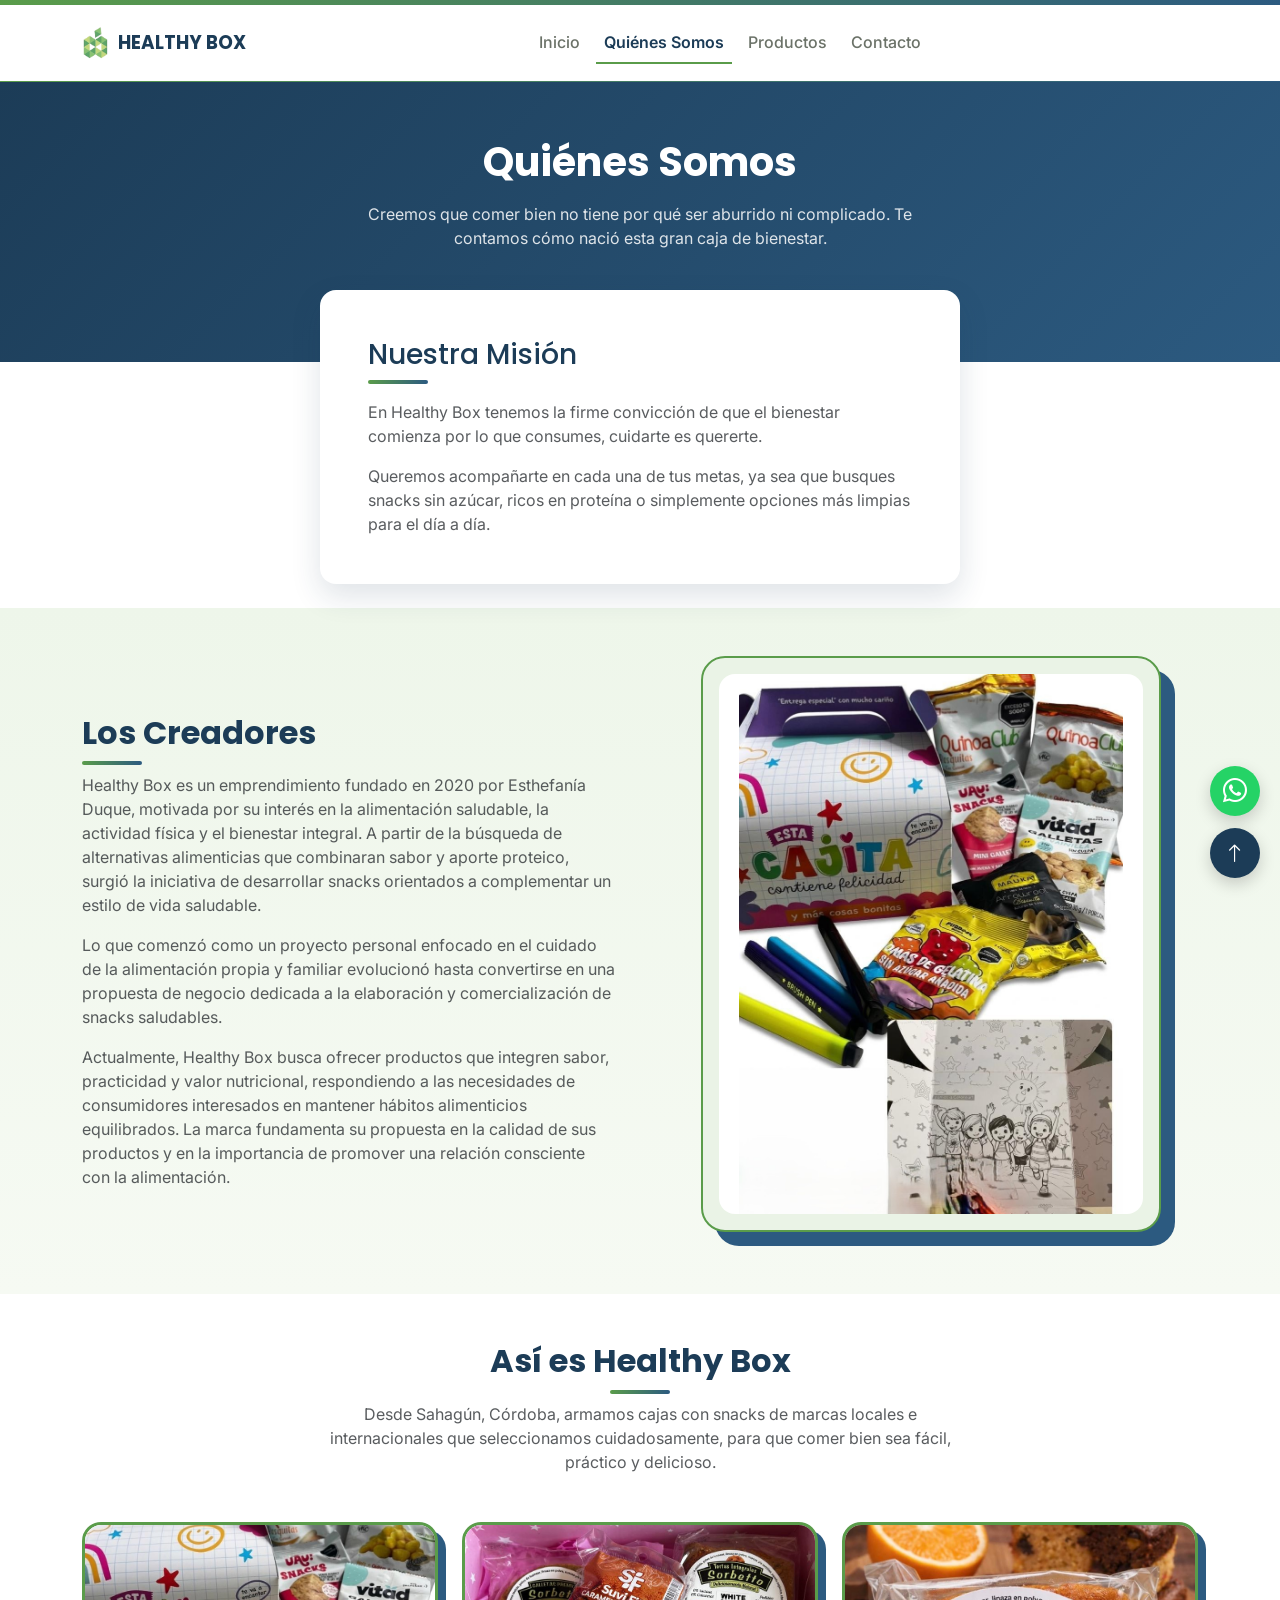
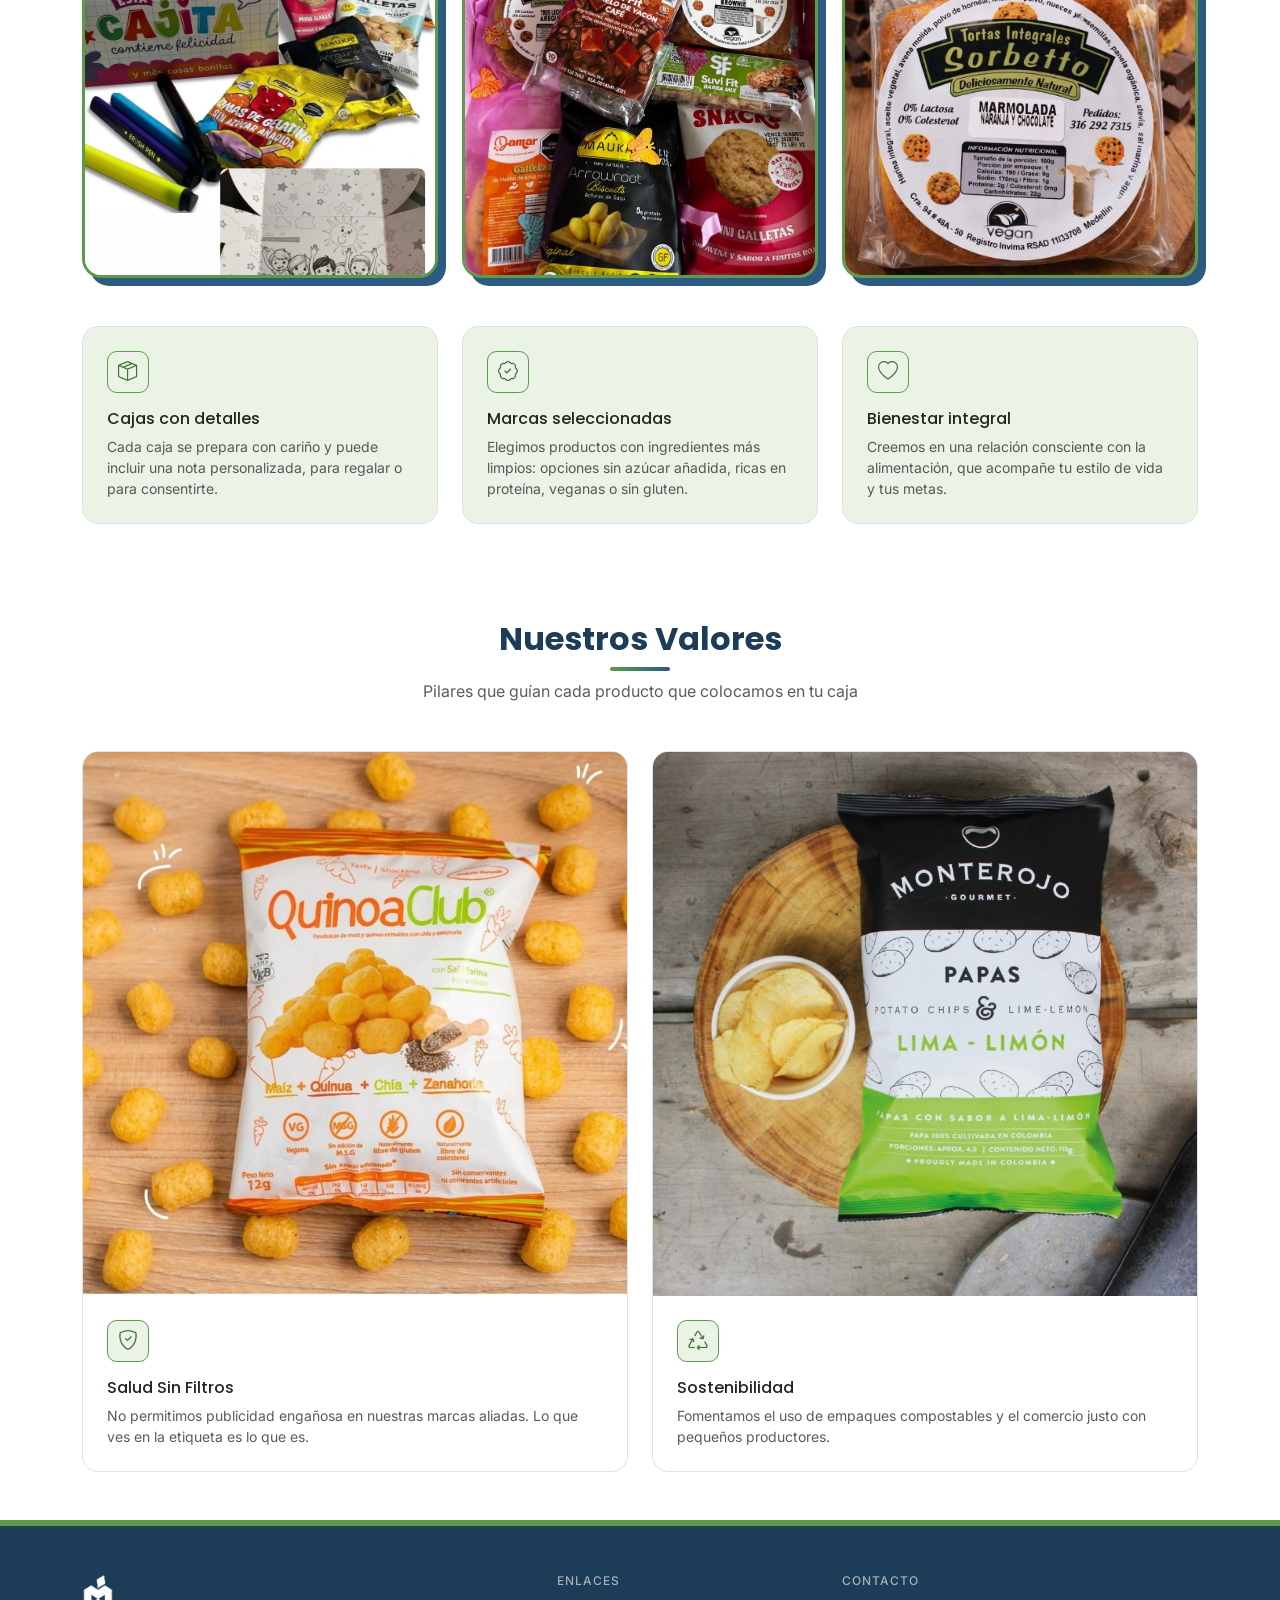
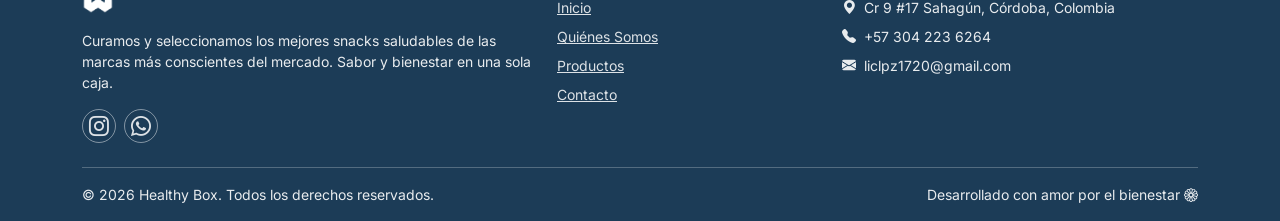
<file: nosotros.html>
<!doctype html>
<html lang="es">
<head>
  <meta charset="UTF-8">
  <meta name="viewport" content="width=device-width, initial-scale=1.0">
  <title>Quiénes Somos | Healthy Box</title>
  <meta name="description" content="Conoce la historia, la misión y los valores de Healthy Box, snacks saludables hechos con conciencia.">
  <link href="https://cdn.jsdelivr.net/npm/bootstrap@5.3.3/dist/css/bootstrap.min.css" rel="stylesheet">
  <link rel="stylesheet" href="https://cdn.jsdelivr.net/npm/bootstrap-icons@1.11.3/font/bootstrap-icons.min.css">
  <link rel="stylesheet" href="css/estilo.css">
</head>
<body>

    <header class="navbar navbar-expand-lg sticky-top py-3">
    <div class="container">
      <a class="navbar-brand" href="index.html">
        <img src="img/logo-icono.png" alt="Logo Healthy Box">
        HEALTHY BOX
      </a>
      <button class="navbar-toggler" type="button" data-bs-toggle="collapse" data-bs-target="#navbarPrincipal" aria-controls="navbarPrincipal" aria-expanded="false" aria-label="Abrir menú de navegación">
        <span class="navbar-toggler-icon"></span>
      </button>
      <div class="navbar-collapse collapse d-lg-flex justify-content-between align-items-center" id="navbarPrincipal">
        <ul class="navbar-nav mx-lg-auto my-3 my-lg-0 gap-lg-2">
          <li class="nav-item"><a class="nav-link" href="index.html">Inicio</a></li>
          <li class="nav-item"><a class="nav-link active" href="nosotros.html">Quiénes Somos</a></li>
          <li class="nav-item"><a class="nav-link" href="productos.html">Productos</a></li>
          <li class="nav-item"><a class="nav-link" href="contacto.html">Contacto</a></li>
        </ul>
      </div>
    </div>
  </header>

  <main>
        <section class="franja-azul text-center">
      <div class="container">
        <h1 class="mb-3">Quiénes Somos</h1>
        <p class="mx-auto" style="max-width:560px;">Creemos que comer bien no tiene por qué ser aburrido ni complicado. Te contamos cómo nació esta gran caja de bienestar.</p>
      </div>
    </section>

        <div class="container">
      <div class="mision-card card border-0 mx-auto p-4 p-md-5" style="max-width:640px;">
        <h2 class="h3 mb-3">Nuestra Misión</h2>
        <p class="text-muted">En Healthy Box tenemos la firme convicción de que el bienestar comienza por lo que consumes, cuidarte es quererte.</p>
        <p class="text-muted mb-0">Queremos acompañarte en cada una de tus metas, ya sea que busques snacks sin azúcar, ricos en proteína o simplemente opciones más limpias para el día a día.</p>
      </div>
    </div>

        <section class="py-5 mt-4 bg-crema">
      <div class="container">
        <div class="row g-5 align-items-center">
          <div class="col-lg-6">
            <h2>Los Creadores</h2>
            <p class="text-muted mb-3">Healthy Box es un emprendimiento fundado en 2020 por Esthefanía Duque, motivada por su interés en la alimentación saludable, la actividad física y el bienestar integral. A partir de la búsqueda de alternativas alimenticias que combinaran sabor y aporte proteico, surgió la iniciativa de desarrollar snacks orientados a complementar un estilo de vida saludable.</p>
            <p class="text-muted mb-3">Lo que comenzó como un proyecto personal enfocado en el cuidado de la alimentación propia y familiar evolucionó hasta convertirse en una propuesta de negocio dedicada a la elaboración y comercialización de snacks saludables.</p>
            <p class="text-muted mb-0">Actualmente, Healthy Box busca ofrecer productos que integren sabor, practicidad y valor nutricional, respondiendo a las necesidades de consumidores interesados en mantener hábitos alimenticios equilibrados. La marca fundamenta su propuesta en la calidad de sus productos y en la importancia de promover una relación consciente con la alimentación.</p>
          </div>
          <div class="col-lg-6">
            <div class="marco-creadores">
              <img src="img/caja-nota.jpg" alt="Caja Healthy Box armada con una nota personalizada para el cliente">
            </div>
          </div>
        </div>
      </div>
    </section>

        <section class="py-5">
      <div class="container">
        <div class="text-center mx-auto mb-5" style="max-width:640px;">
          <h2>Así es Healthy Box</h2>
          <p class="text-muted">Desde Sahagún, Córdoba, armamos cajas con snacks de marcas locales e internacionales que seleccionamos cuidadosamente, para que comer bien sea fácil, práctico y delicioso.</p>
        </div>
        <div class="row g-4 mb-5">
          <div class="col-md-4">
            <div class="galeria-item ratio ratio-1x1"><img src="img/caja-nota.jpg" alt="Caja Healthy Box abierta con snacks saludables"></div>
          </div>
          <div class="col-md-4">
            <div class="galeria-item ratio ratio-1x1"><img src="img/hero-caja.jpg" alt="Tortas integrales y barras de la caja Healthy Box"></div>
          </div>
          <div class="col-md-4">
            <div class="galeria-item ratio ratio-1x1"><img src="img/sorbetto-torta-marmolada.jpg" alt="Galletas y biscuits de la caja Healthy Box"></div>
          </div>
        </div>
        <div class="row g-4">
          <div class="col-md-4">
            <div class="border rounded-4 p-4 h-100 bg-verde-suave">
              <div class="icono-circulo mb-3"><i class="bi bi-box-seam fs-5"></i></div>
              <h3 class="h6">Cajas con detalles</h3>
              <p class="text-muted small mb-0">Cada caja se prepara con cariño y puede incluir una nota personalizada, para regalar o para consentirte.</p>
            </div>
          </div>
          <div class="col-md-4">
            <div class="border rounded-4 p-4 h-100 bg-verde-suave">
              <div class="icono-circulo mb-3"><i class="bi bi-patch-check fs-5"></i></div>
              <h3 class="h6">Marcas seleccionadas</h3>
              <p class="text-muted small mb-0">Elegimos productos con ingredientes más limpios: opciones sin azúcar añadida, ricas en proteína, veganas o sin gluten.</p>
            </div>
          </div>
          <div class="col-md-4">
            <div class="border rounded-4 p-4 h-100 bg-verde-suave">
              <div class="icono-circulo mb-3"><i class="bi bi-heart fs-5"></i></div>
              <h3 class="h6">Bienestar integral</h3>
              <p class="text-muted small mb-0">Creemos en una relación consciente con la alimentación, que acompañe tu estilo de vida y tus metas.</p>
            </div>
          </div>
        </div>
      </div>
    </section>

        <section class="py-5 text-center">
      <div class="container">
        <h2>Nuestros Valores</h2>
        <p class="text-muted mb-5">Pilares que guían cada producto que colocamos en tu caja</p>
        <div class="row g-4 text-start">
          <div class="col-md-6">
            <div class="border rounded-4 h-100 overflow-hidden">
              <img src="img/snack-maiz-chia.jpg" alt="Snack de maíz, quinua y chía" class="valor-img">
              <div class="p-4">
              <div class="icono-circulo mb-3">
                <i class="bi bi-shield-check fs-5"></i>
              </div>
              <h3 class="h6">Salud Sin Filtros</h3>
              <p class="text-muted small mb-0">No permitimos publicidad engañosa en nuestras marcas aliadas. Lo que ves en la etiqueta es lo que es.</p>
              </div>
            </div>
          </div>
          <div class="col-md-6">
            <div class="border rounded-4 h-100 overflow-hidden">
              <img src="img/monterojo-verde.jpg" alt="Papas Monterojo sobre una tabla de madera natural" class="valor-img">
              <div class="p-4">
              <div class="icono-circulo mb-3">
                <i class="bi bi-recycle fs-5"></i>
              </div>
              <h3 class="h6">Sostenibilidad</h3>
              <p class="text-muted small mb-0">Fomentamos el uso de empaques compostables y el comercio justo con pequeños productores.</p>
              </div>
            </div>
          </div>
        </div>
      </div>
    </section>
  </main>

    <footer class="pie-azul pt-5 pb-3">
    <div class="container">
      <div class="row g-4">
        <div class="col-lg-5">
          <img src="img/logo-icono.png" alt="Healthy Box" height="40" class="mb-3" style="filter:brightness(0) invert(1);">
          <p class="small">Curamos y seleccionamos los mejores snacks saludables de las marcas más conscientes del mercado. Sabor y bienestar en una sola caja.</p>
          <div class="redes d-flex gap-2">
            <a href="https://www.instagram.com/licethlp07?knvt=MXJ4OGp3YTh5czN5NA==" aria-label="Instagram @healthybox_sahagun"><i class="bi bi-instagram fs-5"></i></a>
            <a href="https://wa.me/573042236264" target="_blank" rel="noopener" aria-label="Chat / WhatsApp"><i class="bi bi-whatsapp fs-5"></i></a>
          </div>
        </div>
        <div class="col-6 col-lg-3">
          <h6>ENLACES</h6>
          <ul class="list-unstyled d-grid gap-2 small">
            <li><a href="index.html">Inicio</a></li>
            <li><a href="nosotros.html">Quiénes Somos</a></li>
            <li><a href="productos.html">Productos</a></li>
            <li><a href="contacto.html">Contacto</a></li>
          </ul>
        </div>
        <div class="col-6 col-lg-4">
          <h6>CONTACTO</h6>
          <ul class="list-unstyled d-grid gap-2 small">
            <li><i class="bi bi-geo-alt-fill me-1"></i> Cr 9 #17 Sahagún, Córdoba, Colombia</li>
            <li><i class="bi bi-telephone-fill me-1"></i> +57 304 223 6264</li>
            <li><i class="bi bi-envelope-fill me-1"></i> liclpz1720@gmail.com</li>
          </ul>
        </div>
      </div>
      <div class="d-flex flex-wrap justify-content-between gap-2 small border-top border-light border-opacity-25 mt-4 pt-3">
        <span>© 2026 Healthy Box. Todos los derechos reservados.</span>
        <span>Desarrollado con amor por el bienestar <i class="bi bi-flower1"></i></span>
      </div>
    </div>
  </footer>

  <a href="https://wa.me/573042236264" target="_blank" rel="noopener" class="boton-flotante boton-flotante--wa" aria-label="Escríbenos por WhatsApp">
    <i class="bi bi-whatsapp fs-4"></i>
  </a>
  <a href="#" class="boton-flotante boton-flotante--arriba" aria-label="Volver arriba">
    <i class="bi bi-arrow-up fs-5"></i>
  </a>

  <script src="https://cdn.jsdelivr.net/npm/bootstrap@5.3.3/dist/js/bootstrap.bundle.min.js"></script>
  <script src="js/script.js"></script>
</body>
</html>
</file>
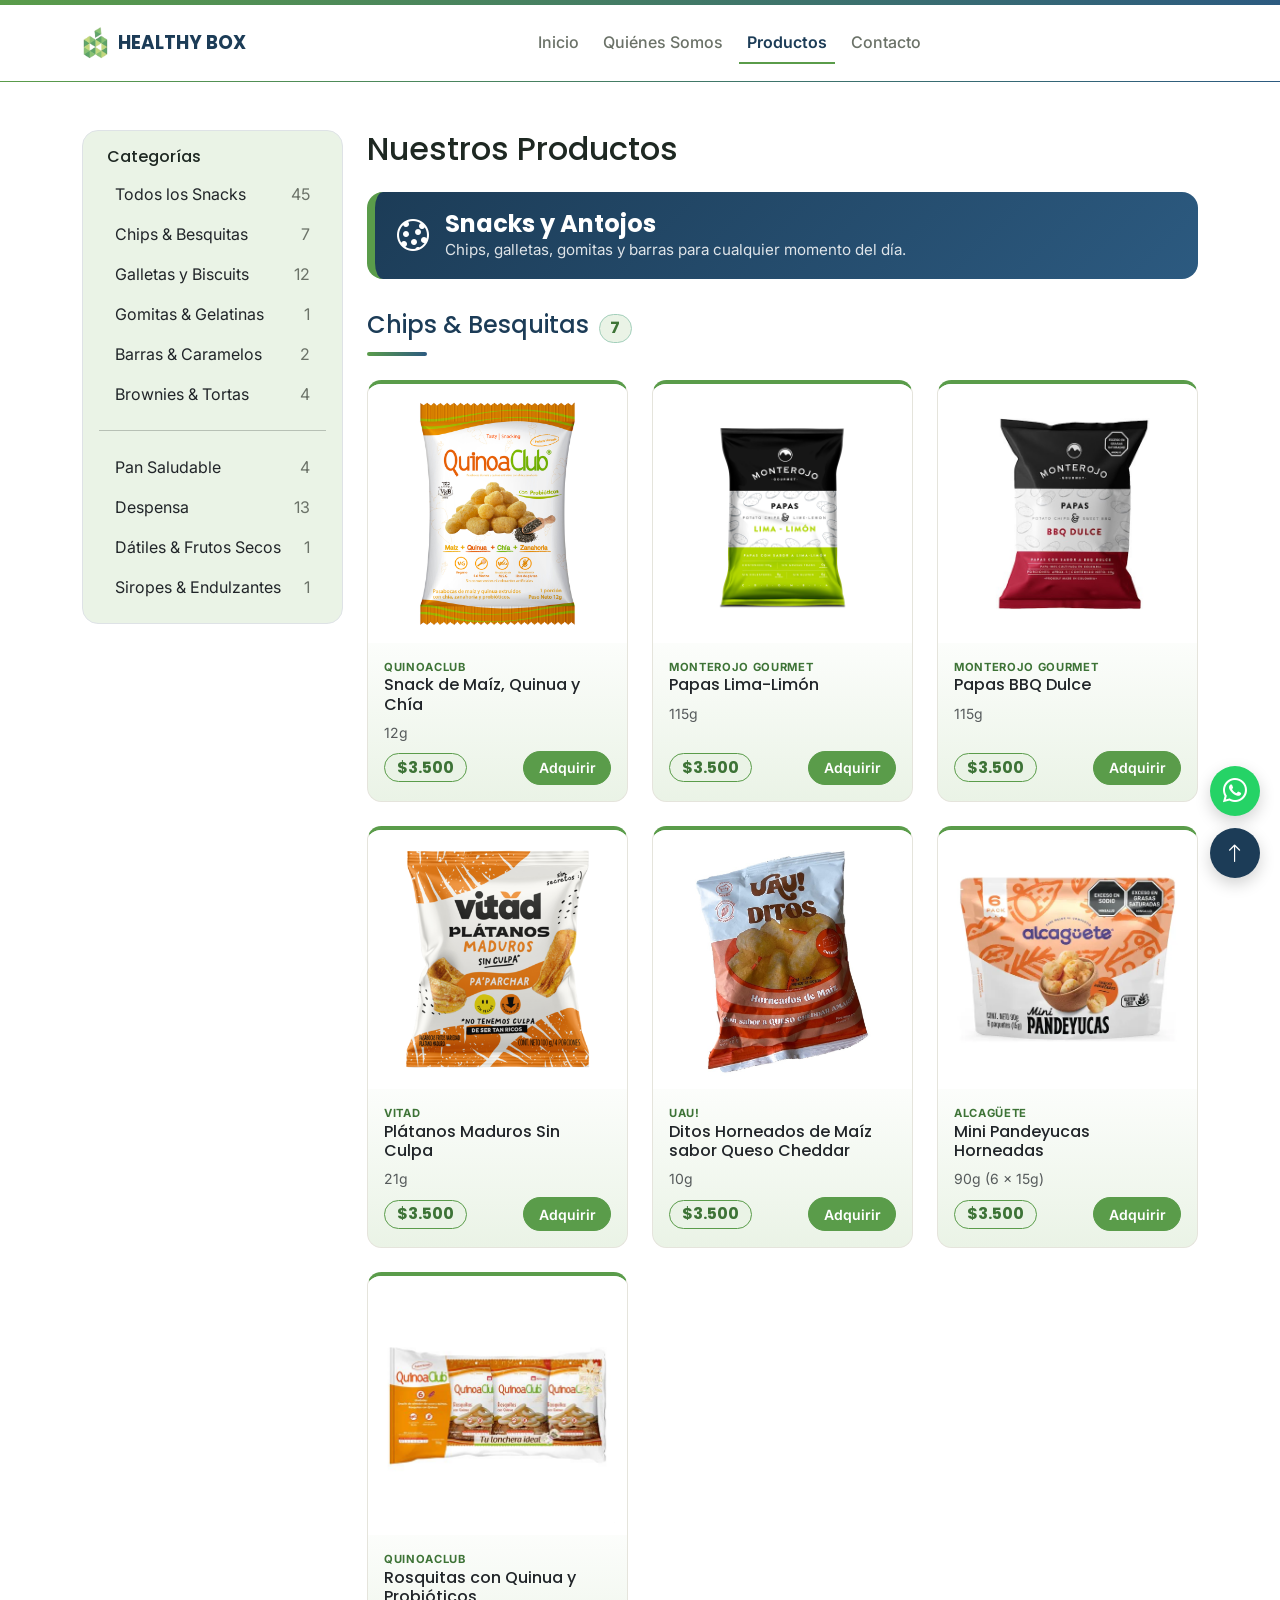
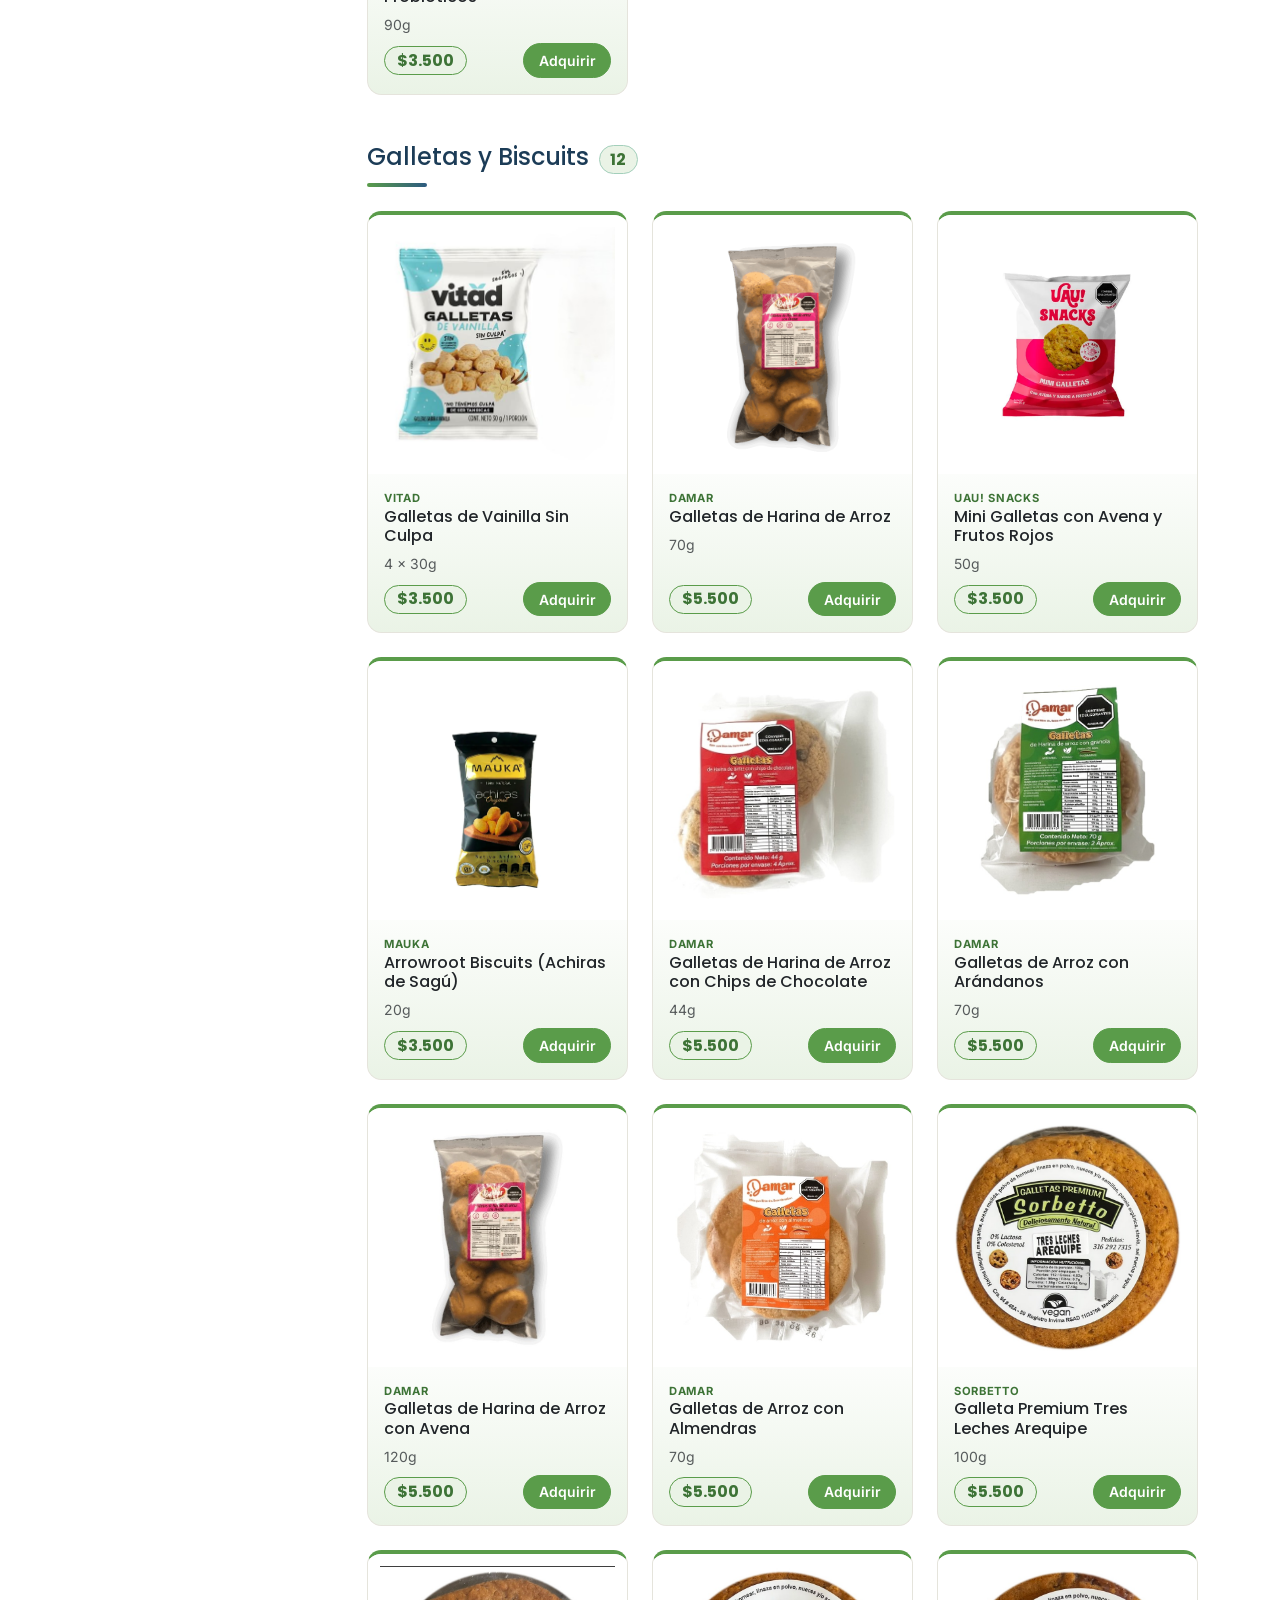
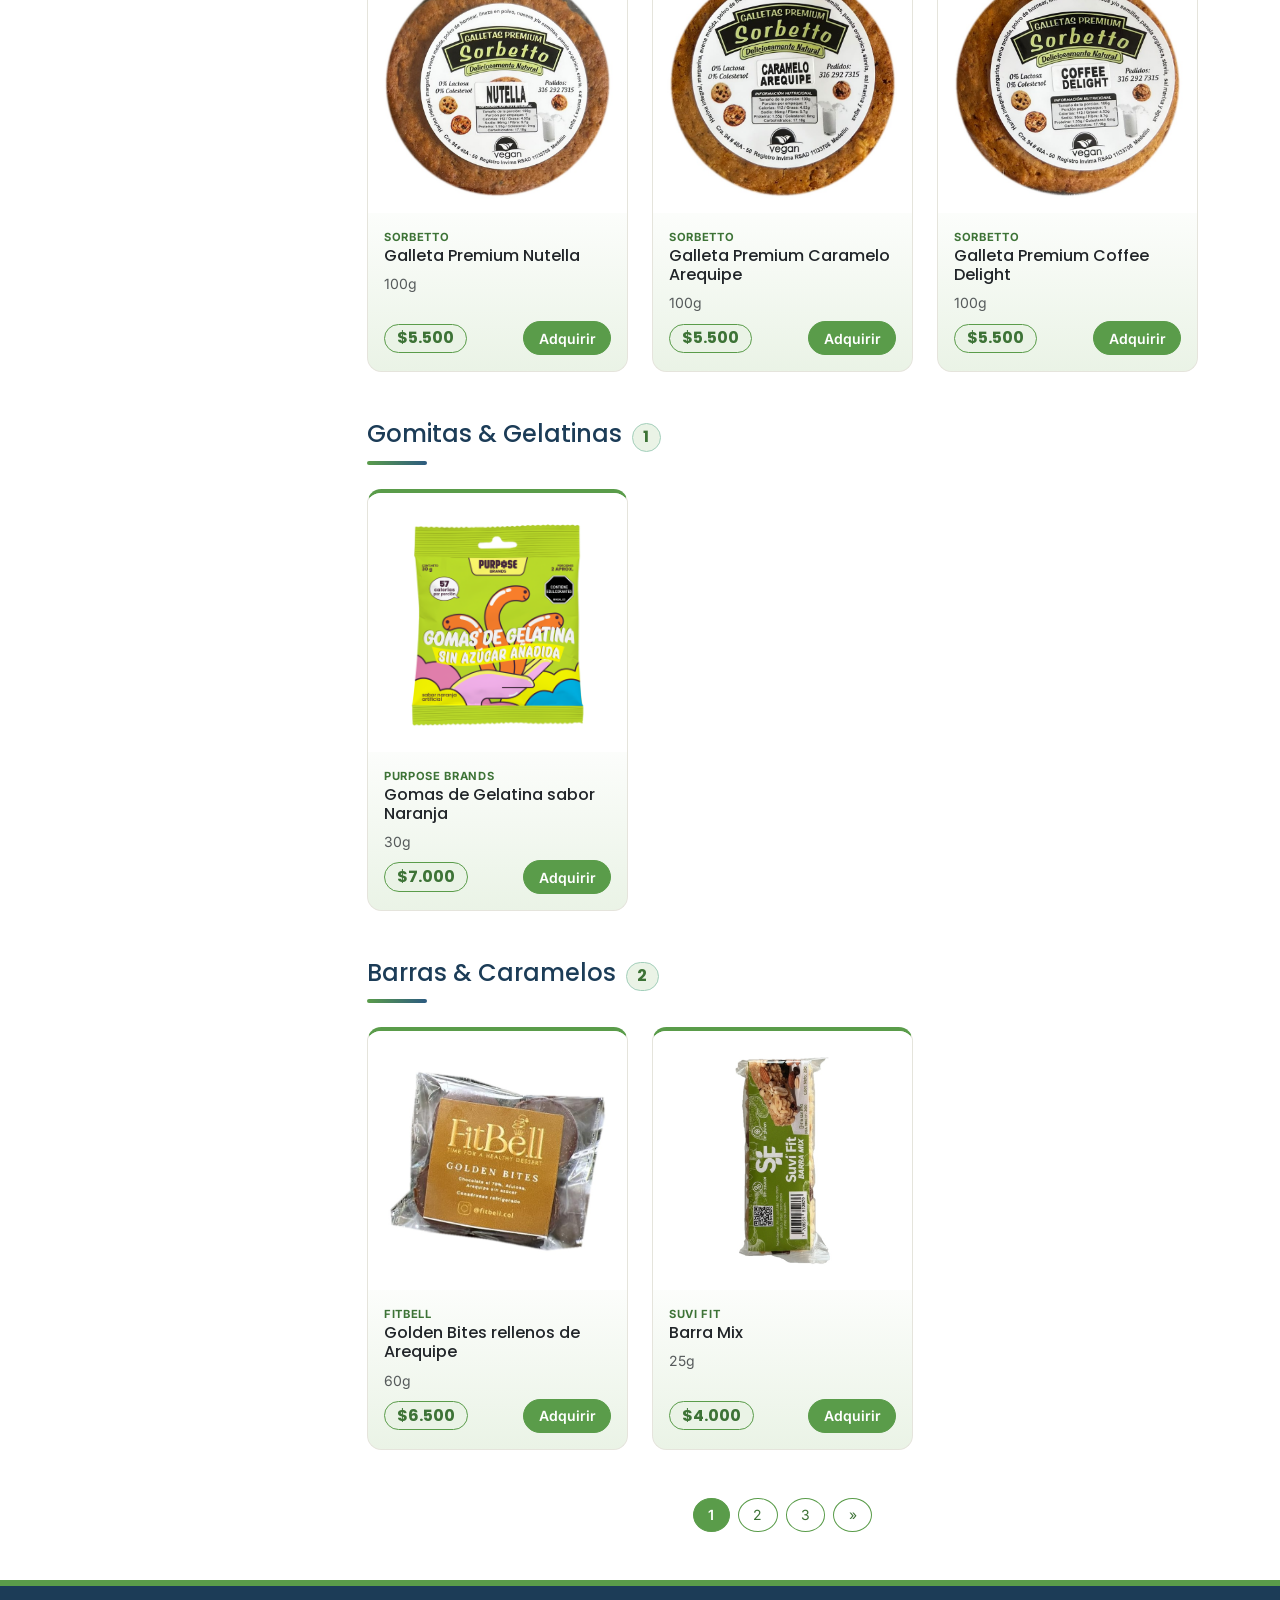
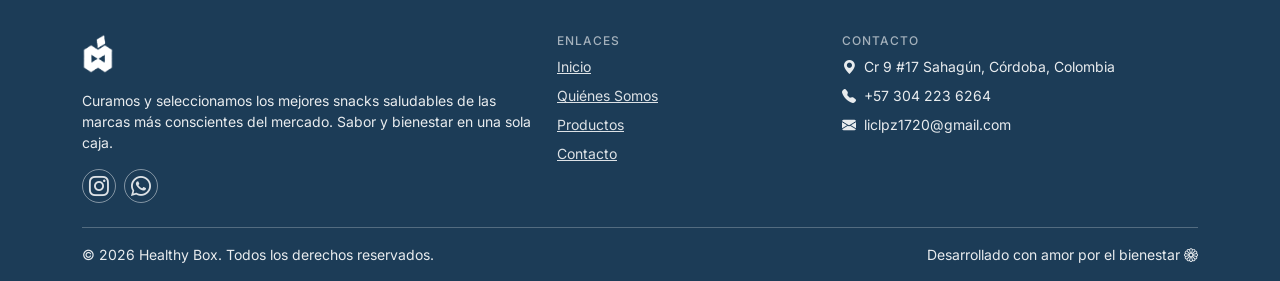
<file: productos.html>
<!doctype html>
<html lang="es">
<head>
  <meta charset="UTF-8">
  <meta name="viewport" content="width=device-width, initial-scale=1.0">
  <title>Productos | Healthy Box</title>
  <meta name="description" content="Catálogo de snacks saludables de Healthy Box: chips, barras, galletas, gomitas, brownies y despensa saludable.">
  <link href="https://cdn.jsdelivr.net/npm/bootstrap@5.3.3/dist/css/bootstrap.min.css" rel="stylesheet">
  <link rel="stylesheet" href="https://cdn.jsdelivr.net/npm/bootstrap-icons@1.11.3/font/bootstrap-icons.min.css">
  <link rel="stylesheet" href="css/estilo.css">
</head>
<body>

    <header class="navbar navbar-expand-lg sticky-top py-3">
    <div class="container">
      <a class="navbar-brand" href="index.html">
        <img src="img/logo-icono.png" alt="Logo Healthy Box">
        HEALTHY BOX
      </a>
      <button class="navbar-toggler" type="button" data-bs-toggle="collapse" data-bs-target="#navbarPrincipal" aria-controls="navbarPrincipal" aria-expanded="false" aria-label="Abrir menú de navegación">
        <span class="navbar-toggler-icon"></span>
      </button>
      <div class="navbar-collapse collapse d-lg-flex justify-content-between align-items-center" id="navbarPrincipal">
        <ul class="navbar-nav mx-lg-auto my-3 my-lg-0 gap-lg-2">
          <li class="nav-item"><a class="nav-link" href="index.html">Inicio</a></li>
          <li class="nav-item"><a class="nav-link" href="nosotros.html">Quiénes Somos</a></li>
          <li class="nav-item"><a class="nav-link active" href="productos.html">Productos</a></li>
          <li class="nav-item"><a class="nav-link" href="contacto.html">Contacto</a></li>
        </ul>
      </div>
    </div>
  </header>

  <main class="py-5">
    <div class="container">
      <div class="row g-4">
                <aside class="col-lg-3">
          <div class="border rounded-4 p-3 lista-filtros sticky-lg-top" style="top:90px;">
            <h3 class="h6 px-2 mb-2">Categorías</h3>
            <div class="list-group list-group-flush">
              <a href="#catalogo" class="list-group-item list-group-item-action">Todos los Snacks <span>45</span></a>
              <a href="#cat-chips" class="list-group-item list-group-item-action">Chips &amp; Besquitas <span>7</span></a>
              <a href="#cat-galletas" class="list-group-item list-group-item-action">Galletas y Biscuits <span>12</span></a>
              <a href="#cat-gomitas" class="list-group-item list-group-item-action">Gomitas &amp; Gelatinas <span>1</span></a>
              <a href="#cat-barras" class="list-group-item list-group-item-action">Barras &amp; Caramelos <span>2</span></a>
              <a href="#cat-brownies" class="list-group-item list-group-item-action">Brownies &amp; Tortas <span>4</span></a>
            </div>
            <hr>
            <div class="list-group list-group-flush">
              <a href="#cat-pan" class="list-group-item list-group-item-action">Pan Saludable <span>4</span></a>
              <a href="#cat-despensa" class="list-group-item list-group-item-action">Despensa <span>13</span></a>
              <a href="#cat-datiles" class="list-group-item list-group-item-action">Dátiles &amp; Frutos Secos <span>1</span></a>
              <a href="#cat-siropes" class="list-group-item list-group-item-action">Siropes &amp; Endulzantes <span>1</span></a>
            </div>
          </div>
        </aside>

                <div class="col-lg-9" id="catalogo">
          <h1 class="h2 mb-4">Nuestros Productos</h1>

                    <div class="pagina-prod" id="pagina-1" data-default>
<div class="grupo-productos"><i class="bi bi-cookie"></i><div><h2>Snacks y Antojos</h2><p>Chips, galletas, gomitas y barras para cualquier momento del día.</p></div></div>

          <section id="cat-chips" class="categoria mb-5">
            <h2 class="h4 mb-4">Chips &amp; Besquitas <span class="badge rounded-pill bg-verde-suave text-verde border border-success-subtle fs-6 ms-1">7</span></h2>
            <div class="row row-cols-2 row-cols-md-3 g-4">
            <div class="col">
              <div class="card card-producto h-100">
                <img src="img/quinoaclub-puffs.jpg" class="card-img-top" alt="Snack de Maíz, Quinua y Chía QuinoaClub">
                <div class="card-body d-flex flex-column">
                  <span class="marca-producto">QuinoaClub</span>
                  <h3 class="h6"><a href="detalle.html#quinoaclub-puffs" class="stretched-link text-reset text-decoration-none">Snack de Maíz, Quinua y Chía</a></h3>
                  <span class="text-muted small">12g</span>
                  <div class="d-flex justify-content-between align-items-center mt-auto pt-2">
                    <span class="precio">$3.500</span>
                    <a href="https://wa.me/573042236264?text=Hola%20Healthy%20Box%2C%20quiero%20adquirir%3A%20QuinoaClub%20Snack%20de%20Ma%C3%ADz%2C%20Quinua%20y%20Ch%C3%ADa%20%2812g%29" class="btn btn-primary btn-sm" target="_blank" rel="noopener">Adquirir</a>
                  </div>
                </div>
              </div>
            </div>

            <div class="col">
              <div class="card card-producto h-100">
                <img src="img/monterojo-papas-lima-limon.jpg" class="card-img-top" alt="Papas Lima-Limón Monterojo Gourmet">
                <div class="card-body d-flex flex-column">
                  <span class="marca-producto">Monterojo Gourmet</span>
                  <h3 class="h6"><a href="detalle.html#monterojo-papas-lima-limon" class="stretched-link text-reset text-decoration-none">Papas Lima-Limón</a></h3>
                  <span class="text-muted small">115g</span>
                  <div class="d-flex justify-content-between align-items-center mt-auto pt-2">
                    <span class="precio">$3.500</span>
                    <a href="https://wa.me/573042236264?text=Hola%20Healthy%20Box%2C%20quiero%20adquirir%3A%20Monterojo%20Gourmet%20Papas%20Lima-Lim%C3%B3n%20%28115g%29" class="btn btn-primary btn-sm" target="_blank" rel="noopener">Adquirir</a>
                  </div>
                </div>
              </div>
            </div>

            <div class="col">
              <div class="card card-producto h-100">
                <img src="img/monterojo-papas-bbq-dulce.jpg" class="card-img-top" alt="Papas BBQ Dulce Monterojo Gourmet">
                <div class="card-body d-flex flex-column">
                  <span class="marca-producto">Monterojo Gourmet</span>
                  <h3 class="h6"><a href="detalle.html#monterojo-papas-bbq-dulce" class="stretched-link text-reset text-decoration-none">Papas BBQ Dulce</a></h3>
                  <span class="text-muted small">115g</span>
                  <div class="d-flex justify-content-between align-items-center mt-auto pt-2">
                    <span class="precio">$3.500</span>
                    <a href="https://wa.me/573042236264?text=Hola%20Healthy%20Box%2C%20quiero%20adquirir%3A%20Monterojo%20Gourmet%20Papas%20BBQ%20Dulce%20%28115g%29" class="btn btn-primary btn-sm" target="_blank" rel="noopener">Adquirir</a>
                  </div>
                </div>
              </div>
            </div>

            <div class="col">
              <div class="card card-producto h-100">
                <img src="img/vitad-platanos-maduros.jpg" class="card-img-top" alt="Plátanos Maduros Sin Culpa Vitad">
                <div class="card-body d-flex flex-column">
                  <span class="marca-producto">Vitad</span>
                  <h3 class="h6"><a href="detalle.html#vitad-platanos-maduros" class="stretched-link text-reset text-decoration-none">Plátanos Maduros Sin Culpa</a></h3>
                  <span class="text-muted small">21g</span>
                  <div class="d-flex justify-content-between align-items-center mt-auto pt-2">
                    <span class="precio">$3.500</span>
                    <a href="https://wa.me/573042236264?text=Hola%20Healthy%20Box%2C%20quiero%20adquirir%3A%20Vitad%20Pl%C3%A1tanos%20Maduros%20Sin%20Culpa%20%2821g%29" class="btn btn-primary btn-sm" target="_blank" rel="noopener">Adquirir</a>
                  </div>
                </div>
              </div>
            </div>

            <div class="col">
              <div class="card card-producto h-100">
                <img src="img/uau-ditos-queso-cheddar.jpg" class="card-img-top" alt="Ditos Horneados de Maíz sabor Queso Cheddar UAU!">
                <div class="card-body d-flex flex-column">
                  <span class="marca-producto">UAU!</span>
                  <h3 class="h6"><a href="detalle.html#uau-ditos-queso-cheddar" class="stretched-link text-reset text-decoration-none">Ditos Horneados de Maíz sabor Queso Cheddar</a></h3>
                  <span class="text-muted small">10g</span>
                  <div class="d-flex justify-content-between align-items-center mt-auto pt-2">
                    <span class="precio">$3.500</span>
                    <a href="https://wa.me/573042236264?text=Hola%20Healthy%20Box%2C%20quiero%20adquirir%3A%20UAU%21%20Ditos%20Horneados%20de%20Ma%C3%ADz%20sabor%20Queso%20Cheddar%20%2810g%29" class="btn btn-primary btn-sm" target="_blank" rel="noopener">Adquirir</a>
                  </div>
                </div>
              </div>
            </div>

            <div class="col">
              <div class="card card-producto h-100">
                <img src="img/alcaguete-mini-pandeyucas.jpg" class="card-img-top" alt="Mini Pandeyucas Horneadas Alcagüete">
                <div class="card-body d-flex flex-column">
                  <span class="marca-producto">Alcagüete</span>
                  <h3 class="h6"><a href="detalle.html#alcaguete-mini-pandeyucas" class="stretched-link text-reset text-decoration-none">Mini Pandeyucas Horneadas</a></h3>
                  <span class="text-muted small">90g (6 x 15g)</span>
                  <div class="d-flex justify-content-between align-items-center mt-auto pt-2">
                    <span class="precio">$3.500</span>
                    <a href="https://wa.me/573042236264?text=Hola%20Healthy%20Box%2C%20quiero%20adquirir%3A%20Alcag%C3%BCete%20Mini%20Pandeyucas%20Horneadas%20%2890g%20%286%20x%2015g%29%29" class="btn btn-primary btn-sm" target="_blank" rel="noopener">Adquirir</a>
                  </div>
                </div>
              </div>
            </div>

            <div class="col">
              <div class="card card-producto h-100">
                <img src="img/quinoaclub-rosquitas.jpg" class="card-img-top" alt="Rosquitas con Quinua y Probióticos QuinoaClub">
                <div class="card-body d-flex flex-column">
                  <span class="marca-producto">QuinoaClub</span>
                  <h3 class="h6"><a href="detalle.html#quinoaclub-rosquitas" class="stretched-link text-reset text-decoration-none">Rosquitas con Quinua y Probióticos</a></h3>
                  <span class="text-muted small">90g</span>
                  <div class="d-flex justify-content-between align-items-center mt-auto pt-2">
                    <span class="precio">$3.500</span>
                    <a href="https://wa.me/573042236264?text=Hola%20Healthy%20Box%2C%20quiero%20adquirir%3A%20QuinoaClub%20Rosquitas%20con%20Quinua%20y%20Probi%C3%B3ticos%20%2890g%29" class="btn btn-primary btn-sm" target="_blank" rel="noopener">Adquirir</a>
                  </div>
                </div>
              </div>
            </div>

            </div>
          </section>

          <section id="cat-galletas" class="categoria mb-5">
            <h2 class="h4 mb-4">Galletas y Biscuits <span class="badge rounded-pill bg-verde-suave text-verde border border-success-subtle fs-6 ms-1">12</span></h2>
            <div class="row row-cols-2 row-cols-md-3 g-4">
            <div class="col">
              <div class="card card-producto h-100">
                <img src="img/vitad-galletas-vainilla.jpg" class="card-img-top" alt="Galletas de Vainilla Sin Culpa Vitad">
                <div class="card-body d-flex flex-column">
                  <span class="marca-producto">Vitad</span>
                  <h3 class="h6"><a href="detalle.html#vitad-galletas-vainilla" class="stretched-link text-reset text-decoration-none">Galletas de Vainilla Sin Culpa</a></h3>
                  <span class="text-muted small">4 x 30g</span>
                  <div class="d-flex justify-content-between align-items-center mt-auto pt-2">
                    <span class="precio">$3.500</span>
                    <a href="https://wa.me/573042236264?text=Hola%20Healthy%20Box%2C%20quiero%20adquirir%3A%20Vitad%20Galletas%20de%20Vainilla%20Sin%20Culpa%20%284%20x%2030g%29" class="btn btn-primary btn-sm" target="_blank" rel="noopener">Adquirir</a>
                  </div>
                </div>
              </div>
            </div>

            <div class="col">
              <div class="card card-producto h-100">
                <img src="img/damar-galletas-arroz.jpg" class="card-img-top" alt="Galletas de Harina de Arroz Damar">
                <div class="card-body d-flex flex-column">
                  <span class="marca-producto">Damar</span>
                  <h3 class="h6"><a href="detalle.html#damar-galletas-arroz" class="stretched-link text-reset text-decoration-none">Galletas de Harina de Arroz</a></h3>
                  <span class="text-muted small">70g</span>
                  <div class="d-flex justify-content-between align-items-center mt-auto pt-2">
                    <span class="precio">$5.500</span>
                    <a href="https://wa.me/573042236264?text=Hola%20Healthy%20Box%2C%20quiero%20adquirir%3A%20Damar%20Galletas%20de%20Harina%20de%20Arroz%20%2870g%29" class="btn btn-primary btn-sm" target="_blank" rel="noopener">Adquirir</a>
                  </div>
                </div>
              </div>
            </div>

            <div class="col">
              <div class="card card-producto h-100">
                <img src="img/jau-mini-galletas-avena-frutos-rojos.jpg" class="card-img-top" alt="Mini Galletas con Avena y Frutos Rojos UAU! Snacks">
                <div class="card-body d-flex flex-column">
                  <span class="marca-producto">UAU! Snacks</span>
                  <h3 class="h6"><a href="detalle.html#jau-mini-galletas-avena-frutos-rojos" class="stretched-link text-reset text-decoration-none">Mini Galletas con Avena y Frutos Rojos</a></h3>
                  <span class="text-muted small">50g</span>
                  <div class="d-flex justify-content-between align-items-center mt-auto pt-2">
                    <span class="precio">$3.500</span>
                    <a href="https://wa.me/573042236264?text=Hola%20Healthy%20Box%2C%20quiero%20adquirir%3A%20UAU%21%20Snacks%20Mini%20Galletas%20con%20Avena%20y%20Frutos%20Rojos%20%2850g%29" class="btn btn-primary btn-sm" target="_blank" rel="noopener">Adquirir</a>
                  </div>
                </div>
              </div>
            </div>

            <div class="col">
              <div class="card card-producto h-100">
                <img src="img/mauka-arrowroot-biscuits.jpg" class="card-img-top" alt="Arrowroot Biscuits Achiras de Sagú Mauka">
                <div class="card-body d-flex flex-column">
                  <span class="marca-producto">Mauka</span>
                  <h3 class="h6"><a href="detalle.html#mauka-arrowroot-biscuits" class="stretched-link text-reset text-decoration-none">Arrowroot Biscuits (Achiras de Sagú)</a></h3>
                  <span class="text-muted small">20g</span>
                  <div class="d-flex justify-content-between align-items-center mt-auto pt-2">
                    <span class="precio">$3.500</span>
                    <a href="https://wa.me/573042236264?text=Hola%20Healthy%20Box%2C%20quiero%20adquirir%3A%20Mauka%20Arrowroot%20Biscuits%20%28Achiras%20de%20Sag%C3%BA%29%20%2820g%29" class="btn btn-primary btn-sm" target="_blank" rel="noopener">Adquirir</a>
                  </div>
                </div>
              </div>
            </div>

            <div class="col">
              <div class="card card-producto h-100">
                <img src="img/damar-galletas-chips-chocolate.jpg" class="card-img-top" alt="Galletas de Harina de Arroz con Chips de Chocolate Damar">
                <div class="card-body d-flex flex-column">
                  <span class="marca-producto">Damar</span>
                  <h3 class="h6"><a href="detalle.html#damar-galletas-chips-chocolate" class="stretched-link text-reset text-decoration-none">Galletas de Harina de Arroz con Chips de Chocolate</a></h3>
                  <span class="text-muted small">44g</span>
                  <div class="d-flex justify-content-between align-items-center mt-auto pt-2">
                    <span class="precio">$5.500</span>
                    <a href="https://wa.me/573042236264?text=Hola%20Healthy%20Box%2C%20quiero%20adquirir%3A%20Damar%20Galletas%20de%20Harina%20de%20Arroz%20con%20Chips%20de%20Chocolate%20%2844g%29" class="btn btn-primary btn-sm" target="_blank" rel="noopener">Adquirir</a>
                  </div>
                </div>
              </div>
            </div>

            <div class="col">
              <div class="card card-producto h-100">
                <img src="img/damar-galletas-arandanos.jpg" class="card-img-top" alt="Galletas de Arroz con Arándanos Damar">
                <div class="card-body d-flex flex-column">
                  <span class="marca-producto">Damar</span>
                  <h3 class="h6"><a href="detalle.html#damar-galletas-arandanos" class="stretched-link text-reset text-decoration-none">Galletas de Arroz con Arándanos</a></h3>
                  <span class="text-muted small">70g</span>
                  <div class="d-flex justify-content-between align-items-center mt-auto pt-2">
                    <span class="precio">$5.500</span>
                    <a href="https://wa.me/573042236264?text=Hola%20Healthy%20Box%2C%20quiero%20adquirir%3A%20Damar%20Galletas%20de%20Arroz%20con%20Ar%C3%A1ndanos%20%2870g%29" class="btn btn-primary btn-sm" target="_blank" rel="noopener">Adquirir</a>
                  </div>
                </div>
              </div>
            </div>

            <div class="col">
              <div class="card card-producto h-100">
                <img src="img/damar-galletas-avena.jpg" class="card-img-top" alt="Galletas de Harina de Arroz con Avena Damar">
                <div class="card-body d-flex flex-column">
                  <span class="marca-producto">Damar</span>
                  <h3 class="h6"><a href="detalle.html#damar-galletas-avena" class="stretched-link text-reset text-decoration-none">Galletas de Harina de Arroz con Avena</a></h3>
                  <span class="text-muted small">120g</span>
                  <div class="d-flex justify-content-between align-items-center mt-auto pt-2">
                    <span class="precio">$5.500</span>
                    <a href="https://wa.me/573042236264?text=Hola%20Healthy%20Box%2C%20quiero%20adquirir%3A%20Damar%20Galletas%20de%20Harina%20de%20Arroz%20con%20Avena%20%28120g%29" class="btn btn-primary btn-sm" target="_blank" rel="noopener">Adquirir</a>
                  </div>
                </div>
              </div>
            </div>

            <div class="col">
              <div class="card card-producto h-100">
                <img src="img/damar-galletas-almendras.jpg" class="card-img-top" alt="Galletas de Arroz con Almendras Damar">
                <div class="card-body d-flex flex-column">
                  <span class="marca-producto">Damar</span>
                  <h3 class="h6"><a href="detalle.html#damar-galletas-almendras" class="stretched-link text-reset text-decoration-none">Galletas de Arroz con Almendras</a></h3>
                  <span class="text-muted small">70g</span>
                  <div class="d-flex justify-content-between align-items-center mt-auto pt-2">
                    <span class="precio">$5.500</span>
                    <a href="https://wa.me/573042236264?text=Hola%20Healthy%20Box%2C%20quiero%20adquirir%3A%20Damar%20Galletas%20de%20Arroz%20con%20Almendras%20%2870g%29" class="btn btn-primary btn-sm" target="_blank" rel="noopener">Adquirir</a>
                  </div>
                </div>
              </div>
            </div>

            <div class="col">
              <div class="card card-producto h-100">
                <img src="img/sorbetto-galleta-tres-leches-arequipe.jpg" class="card-img-top" alt="Galleta Premium Tres Leches Arequipe Sorbetto">
                <div class="card-body d-flex flex-column">
                  <span class="marca-producto">Sorbetto</span>
                  <h3 class="h6"><a href="detalle.html#sorbetto-galleta-tres-leches-arequipe" class="stretched-link text-reset text-decoration-none">Galleta Premium Tres Leches Arequipe</a></h3>
                  <span class="text-muted small">100g</span>
                  <div class="d-flex justify-content-between align-items-center mt-auto pt-2">
                    <span class="precio">$5.500</span>
                    <a href="https://wa.me/573042236264?text=Hola%20Healthy%20Box%2C%20quiero%20adquirir%3A%20Sorbetto%20Galleta%20Premium%20Tres%20Leches%20Arequipe%20%28100g%29" class="btn btn-primary btn-sm" target="_blank" rel="noopener">Adquirir</a>
                  </div>
                </div>
              </div>
            </div>

            <div class="col">
              <div class="card card-producto h-100">
                <img src="img/sorbetto-galleta-nutella.jpg" class="card-img-top" alt="Galleta Premium Nutella Sorbetto">
                <div class="card-body d-flex flex-column">
                  <span class="marca-producto">Sorbetto</span>
                  <h3 class="h6"><a href="detalle.html#sorbetto-galleta-nutella" class="stretched-link text-reset text-decoration-none">Galleta Premium Nutella</a></h3>
                  <span class="text-muted small">100g</span>
                  <div class="d-flex justify-content-between align-items-center mt-auto pt-2">
                    <span class="precio">$5.500</span>
                    <a href="https://wa.me/573042236264?text=Hola%20Healthy%20Box%2C%20quiero%20adquirir%3A%20Sorbetto%20Galleta%20Premium%20Nutella%20%28100g%29" class="btn btn-primary btn-sm" target="_blank" rel="noopener">Adquirir</a>
                  </div>
                </div>
              </div>
            </div>

            <div class="col">
              <div class="card card-producto h-100">
                <img src="img/sorbetto-galleta-caramelo-arequipe.jpg" class="card-img-top" alt="Galleta Premium Caramelo Arequipe Sorbetto">
                <div class="card-body d-flex flex-column">
                  <span class="marca-producto">Sorbetto</span>
                  <h3 class="h6"><a href="detalle.html#sorbetto-galleta-caramelo-arequipe" class="stretched-link text-reset text-decoration-none">Galleta Premium Caramelo Arequipe</a></h3>
                  <span class="text-muted small">100g</span>
                  <div class="d-flex justify-content-between align-items-center mt-auto pt-2">
                    <span class="precio">$5.500</span>
                    <a href="https://wa.me/573042236264?text=Hola%20Healthy%20Box%2C%20quiero%20adquirir%3A%20Sorbetto%20Galleta%20Premium%20Caramelo%20Arequipe%20%28100g%29" class="btn btn-primary btn-sm" target="_blank" rel="noopener">Adquirir</a>
                  </div>
                </div>
              </div>
            </div>

            <div class="col">
              <div class="card card-producto h-100">
                <img src="img/sorbetto-galleta-coffee-delight.jpg" class="card-img-top" alt="Galleta Premium Coffee Delight Sorbetto">
                <div class="card-body d-flex flex-column">
                  <span class="marca-producto">Sorbetto</span>
                  <h3 class="h6"><a href="detalle.html#sorbetto-galleta-coffee-delight" class="stretched-link text-reset text-decoration-none">Galleta Premium Coffee Delight</a></h3>
                  <span class="text-muted small">100g</span>
                  <div class="d-flex justify-content-between align-items-center mt-auto pt-2">
                    <span class="precio">$5.500</span>
                    <a href="https://wa.me/573042236264?text=Hola%20Healthy%20Box%2C%20quiero%20adquirir%3A%20Sorbetto%20Galleta%20Premium%20Coffee%20Delight%20%28100g%29" class="btn btn-primary btn-sm" target="_blank" rel="noopener">Adquirir</a>
                  </div>
                </div>
              </div>
            </div>
            </div>
          </section>

          <section id="cat-gomitas" class="categoria mb-5">
            <h2 class="h4 mb-4">Gomitas &amp; Gelatinas <span class="badge rounded-pill bg-verde-suave text-verde border border-success-subtle fs-6 ms-1">1</span></h2>
            <div class="row row-cols-2 row-cols-md-3 g-4">
            <div class="col">
              <div class="card card-producto h-100">
                <img src="img/gomitas-naranja.jpg" class="card-img-top" alt="Gomas de Gelatina sabor Naranja Purpose Brands">
                <div class="card-body d-flex flex-column">
                  <span class="marca-producto">Purpose Brands</span>
                  <h3 class="h6"><a href="detalle.html#gomitas-naranja" class="stretched-link text-reset text-decoration-none">Gomas de Gelatina sabor Naranja</a></h3>
                  <span class="text-muted small">30g</span>
                  <div class="d-flex justify-content-between align-items-center mt-auto pt-2">
                    <span class="precio">$7.000</span>
                    <a href="https://wa.me/573042236264?text=Hola%20Healthy%20Box%2C%20quiero%20adquirir%3A%20Purpose%20Brands%20Gomas%20de%20Gelatina%20sabor%20Naranja%20%2830g%29" class="btn btn-primary btn-sm" target="_blank" rel="noopener">Adquirir</a>
                  </div>
                </div>
              </div>
            </div>

            </div>
          </section>

          <section id="cat-barras" class="categoria mb-5">
            <h2 class="h4 mb-4">Barras &amp; Caramelos <span class="badge rounded-pill bg-verde-suave text-verde border border-success-subtle fs-6 ms-1">2</span></h2>
            <div class="row row-cols-2 row-cols-md-3 g-4">
            <div class="col">
              <div class="card card-producto h-100">
                <img src="img/fitbell-golden-bites.jpg" class="card-img-top" alt="Golden Bites rellenos de Arequipe FitBell">
                <div class="card-body d-flex flex-column">
                  <span class="marca-producto">FitBell</span>
                  <h3 class="h6"><a href="detalle.html#fitbell-golden-bites" class="stretched-link text-reset text-decoration-none">Golden Bites rellenos de Arequipe</a></h3>
                  <span class="text-muted small">60g</span>
                  <div class="d-flex justify-content-between align-items-center mt-auto pt-2">
                    <span class="precio">$6.500</span>
                    <a href="https://wa.me/573042236264?text=Hola%20Healthy%20Box%2C%20quiero%20adquirir%3A%20FitBell%20Golden%20Bites%20rellenos%20de%20Arequipe%20%2860g%29" class="btn btn-primary btn-sm" target="_blank" rel="noopener">Adquirir</a>
                  </div>
                </div>
              </div>
            </div>

            <div class="col">
              <div class="card card-producto h-100">
                <img src="img/suvifit-barra-mix.jpg" class="card-img-top" alt="Barra Mix Suvi Fit">
                <div class="card-body d-flex flex-column">
                  <span class="marca-producto">Suvi Fit</span>
                  <h3 class="h6"><a href="detalle.html#suvifit-barra-mix" class="stretched-link text-reset text-decoration-none">Barra Mix</a></h3>
                  <span class="text-muted small">25g</span>
                  <div class="d-flex justify-content-between align-items-center mt-auto pt-2">
                    <span class="precio">$4.000</span>
                    <a href="https://wa.me/573042236264?text=Hola%20Healthy%20Box%2C%20quiero%20adquirir%3A%20Suvi%20Fit%20Barra%20Mix%20%2825g%29" class="btn btn-primary btn-sm" target="_blank" rel="noopener">Adquirir</a>
                  </div>
                </div>
              </div>
            </div>

            </div>
          </section>

          <nav class="d-flex justify-content-center gap-2 mt-5" aria-label="Paginación del catálogo">
            <a href="#pagina-1" class="btn btn-primary btn-sm rounded-circle" aria-current="page">1</a>
            <a href="#pagina-2" class="btn btn-outline-primary btn-sm rounded-circle">2</a>
            <a href="#pagina-3" class="btn btn-outline-primary btn-sm rounded-circle">3</a>
            <a href="#pagina-2" class="btn btn-outline-primary btn-sm rounded-circle" aria-label="Página siguiente">&raquo;</a>
          </nav>
          </div>

          <div class="pagina-prod" id="pagina-2">
<div class="grupo-productos"><i class="bi bi-cake2"></i><div><h2>Panadería y Dulces</h2><p>Tortas, brownies y panes saludables para disfrutar sin culpa.</p></div></div>

          <section id="cat-brownies" class="categoria mb-5">
            <h2 class="h4 mb-4">Brownies &amp; Tortas <span class="badge rounded-pill bg-verde-suave text-verde border border-success-subtle fs-6 ms-1">4</span></h2>
            <div class="row row-cols-2 row-cols-md-3 g-4">
            <div class="col">
              <div class="card card-producto h-100">
                <img src="img/sorbetto-torta-marmolada.jpg" class="card-img-top" alt="Torta Integral Marmolada Sorbetto">
                <div class="card-body d-flex flex-column">
                  <span class="marca-producto">Sorbetto</span>
                  <h3 class="h6"><a href="detalle.html#sorbetto-torta-marmolada" class="stretched-link text-reset text-decoration-none">Torta Integral Marmolada</a></h3>
                  <span class="text-muted small">100g</span>
                  <div class="d-flex justify-content-between align-items-center mt-auto pt-2">
                    <span class="precio">$5.500</span>
                    <a href="https://wa.me/573042236264?text=Hola%20Healthy%20Box%2C%20quiero%20adquirir%3A%20Sorbetto%20Torta%20Integral%20Marmolada%20%28100g%29" class="btn btn-primary btn-sm" target="_blank" rel="noopener">Adquirir</a>
                  </div>
                </div>
              </div>
            </div>

            <div class="col">
              <div class="card card-producto h-100">
                <img src="img/torta-redonda-caramelo.jpg" class="card-img-top" alt="Torta de Chocolate Sorbetto">
                <div class="card-body d-flex flex-column">
                  <span class="marca-producto">Sorbetto</span>
                  <h3 class="h6"><a href="detalle.html#torta-redonda-caramelo" class="stretched-link text-reset text-decoration-none">Torta de Chocolate</a></h3>
                  <span class="text-muted small">300g</span>
                  <div class="d-flex justify-content-between align-items-center mt-auto pt-2">
                    <span class="precio">$60.000</span>
                    <a href="https://wa.me/573042236264?text=Hola%20Healthy%20Box%2C%20quiero%20adquirir%3A%20Sorbetto%20Torta%20de%20Chocolate%20%28300g%29" class="btn btn-primary btn-sm" target="_blank" rel="noopener">Adquirir</a>
                  </div>
                </div>
              </div>
            </div>

            <div class="col">
              <div class="card card-producto h-100">
                <img src="img/fitbell-brownie-crunch.jpg" class="card-img-top" alt="Brownie Crunch FitBell">
                <div class="card-body d-flex flex-column">
                  <span class="marca-producto">FitBell</span>
                  <h3 class="h6"><a href="detalle.html#fitbell-brownie-crunch" class="stretched-link text-reset text-decoration-none">Brownie Crunch</a></h3>
                  <span class="text-muted small">150g</span>
                  <div class="d-flex justify-content-between align-items-center mt-auto pt-2">
                    <span class="precio">$11.000</span>
                    <a href="https://wa.me/573042236264?text=Hola%20Healthy%20Box%2C%20quiero%20adquirir%3A%20FitBell%20Brownie%20Crunch%20%28150g%29" class="btn btn-primary btn-sm" target="_blank" rel="noopener">Adquirir</a>
                  </div>
                </div>
              </div>
            </div>

            <div class="col">
              <div class="card card-producto h-100">
                <img src="img/porcion-torta-chocolate.jpg" class="card-img-top" alt="Porción de Torta de Chocolate">
                <div class="card-body d-flex flex-column">
                  <span class="marca-producto">Sorbetto</span>
                  <h3 class="h6"><a href="detalle.html#porcion-torta-chocolate" class="stretched-link text-reset text-decoration-none">Porción de Torta de Chocolate</a></h3>
                  <span class="text-muted small">1 porción</span>
                  <div class="d-flex justify-content-between align-items-center mt-auto pt-2">
                    <span class="precio">$15.000</span>
                    <a href="https://wa.me/573042236264?text=Hola%20Healthy%20Box%2C%20quiero%20adquirir%3A%20Sorbetto%20Porci%C3%B3n%20de%20Torta%20de%20Chocolate%20%281%20porci%C3%B3n%29" class="btn btn-primary btn-sm" target="_blank" rel="noopener">Adquirir</a>
                  </div>
                </div>
              </div>
            </div>

            </div>
          </section>

          <section id="cat-pan" class="categoria mb-5">
            <h2 class="h4 mb-4">Pan Saludable <span class="badge rounded-pill bg-verde-suave text-verde border border-success-subtle fs-6 ms-1">4</span></h2>
            <div class="row row-cols-2 row-cols-md-3 g-4">
            <div class="col">
              <div class="card card-producto h-100">
                <img src="img/damar-pan-sagu-arequipe.jpg" class="card-img-top" alt="Pan Harina de Arroz con Sagú y Arequipe Sin Azúcar Damar">
                <div class="card-body d-flex flex-column">
                  <span class="marca-producto">Damar</span>
                  <h3 class="h6"><a href="detalle.html#damar-pan-sagu-arequipe" class="stretched-link text-reset text-decoration-none">Pan Harina de Arroz con Sagú y Arequipe</a></h3>
                  <span class="text-muted small">300g</span>
                  <div class="d-flex justify-content-between align-items-center mt-auto pt-2">
                    <span class="precio">$13.000</span>
                    <a href="https://wa.me/573042236264?text=Hola%20Healthy%20Box%2C%20quiero%20adquirir%3A%20Damar%20Pan%20Harina%20de%20Arroz%20con%20Sag%C3%BA%20y%20Arequipe%20%28300g%29" class="btn btn-primary btn-sm" target="_blank" rel="noopener">Adquirir</a>
                  </div>
                </div>
              </div>
            </div>

            <div class="col">
              <div class="card card-producto h-100">
                <img src="img/damar-pan-tajado.jpg" class="card-img-top" alt="Pan Tajado Harina de Arroz Damar">
                <div class="card-body d-flex flex-column">
                  <span class="marca-producto">Damar</span>
                  <h3 class="h6"><a href="detalle.html#damar-pan-tajado" class="stretched-link text-reset text-decoration-none">Pan Tajado</a></h3>
                  <span class="text-muted small">500g</span>
                  <div class="d-flex justify-content-between align-items-center mt-auto pt-2">
                    <span class="precio">$16.000</span>
                    <a href="https://wa.me/573042236264?text=Hola%20Healthy%20Box%2C%20quiero%20adquirir%3A%20Damar%20Pan%20Tajado%20%28500g%29" class="btn btn-primary btn-sm" target="_blank" rel="noopener">Adquirir</a>
                  </div>
                </div>
              </div>
            </div>

            <div class="col">
              <div class="card card-producto h-100">
                <img src="img/damar-pan-amapola.jpg" class="card-img-top" alt="Pan Harina de Arroz con Semillas de Amapola Damar">
                <div class="card-body d-flex flex-column">
                  <span class="marca-producto">Damar</span>
                  <h3 class="h6"><a href="detalle.html#damar-pan-amapola" class="stretched-link text-reset text-decoration-none">Pan Harina de Arroz con Semillas de Amapola</a></h3>
                  <span class="text-muted small">400g</span>
                  <div class="d-flex justify-content-between align-items-center mt-auto pt-2">
                    <span class="precio">$15.000</span>
                    <a href="https://wa.me/573042236264?text=Hola%20Healthy%20Box%2C%20quiero%20adquirir%3A%20Damar%20Pan%20Harina%20de%20Arroz%20con%20Semillas%20de%20Amapola%20%28400g%29" class="btn btn-primary btn-sm" target="_blank" rel="noopener">Adquirir</a>
                  </div>
                </div>
              </div>
            </div>

            <div class="col">
              <div class="card card-producto h-100">
                <img src="img/damar-pan-amapola-guayaba.jpg" class="card-img-top" alt="Pan Harina de Arroz con Semillas de Amapola y Dulce de Guayaba Damar">
                <div class="card-body d-flex flex-column">
                  <span class="marca-producto">Damar</span>
                  <h3 class="h6"><a href="detalle.html#damar-pan-amapola-guayaba" class="stretched-link text-reset text-decoration-none">Pan Harina de Arroz con Semillas de Amapola y Dulce de Guayaba</a></h3>
                  <span class="text-muted small">450g</span>
                  <div class="d-flex justify-content-between align-items-center mt-auto pt-2">
                    <span class="precio">$15.000</span>
                    <a href="https://wa.me/573042236264?text=Hola%20Healthy%20Box%2C%20quiero%20adquirir%3A%20Damar%20Pan%20Harina%20de%20Arroz%20con%20Semillas%20de%20Amapola%20y%20Dulce%20de%20Guayaba%20%28450g%29" class="btn btn-primary btn-sm" target="_blank" rel="noopener">Adquirir</a>
                  </div>
                </div>
              </div>
            </div>

            </div>
          </section>

          <nav class="d-flex justify-content-center gap-2 mt-5" aria-label="Paginación del catálogo">
            <a href="#pagina-1" class="btn btn-outline-primary btn-sm rounded-circle" aria-label="Página anterior">&laquo;</a>
            <a href="#pagina-1" class="btn btn-outline-primary btn-sm rounded-circle">1</a>
            <a href="#pagina-2" class="btn btn-primary btn-sm rounded-circle" aria-current="page">2</a>
            <a href="#pagina-3" class="btn btn-outline-primary btn-sm rounded-circle">3</a>
            <a href="#pagina-3" class="btn btn-outline-primary btn-sm rounded-circle" aria-label="Página siguiente">&raquo;</a>
          </nav>
          </div>

          <div class="pagina-prod" id="pagina-3">
<div class="grupo-productos"><i class="bi bi-basket3"></i><div><h2>Despensa Saludable</h2><p>Cereales, harinas, cremas, dátiles y endulzantes naturales.</p></div></div>

          <section id="cat-despensa" class="categoria mb-5">
            <h2 class="h4 mb-4">Despensa <span class="badge rounded-pill bg-verde-suave text-verde border border-success-subtle fs-6 ms-1">13</span></h2>
            <div class="row row-cols-2 row-cols-md-3 g-4">
            <div class="col">
              <div class="card card-producto h-100">
                <img src="img/purpose-mezcla-pancakes.jpg" class="card-img-top" alt="Mezcla para Pancakes y Waffles Purpose Brands">
                <div class="card-body d-flex flex-column">
                  <span class="marca-producto">Purpose Brands</span>
                  <h3 class="h6"><a href="detalle.html#purpose-mezcla-pancakes" class="stretched-link text-reset text-decoration-none">Mezcla para Pancakes &amp; Waffles</a></h3>
                  <span class="text-muted small">300g</span>
                  <div class="d-flex justify-content-between align-items-center mt-auto pt-2">
                    <span class="precio">$32.000</span>
                    <a href="https://wa.me/573042236264?text=Hola%20Healthy%20Box%2C%20quiero%20adquirir%3A%20Purpose%20Brands%20Mezcla%20para%20Pancakes%20%26%20Waffles%20%28300g%29" class="btn btn-primary btn-sm" target="_blank" rel="noopener">Adquirir</a>
                  </div>
                </div>
              </div>
            </div>

            <div class="col">
              <div class="card card-producto h-100">
                <img src="img/paranice-pancakes-waffles-x3.jpg" class="card-img-top" alt="Pancakes y Waffles a base de Avena Paranice">
                <div class="card-body d-flex flex-column">
                  <span class="marca-producto">Paranice</span>
                  <h3 class="h6"><a href="detalle.html#paranice-pancakes-waffles-x3" class="stretched-link text-reset text-decoration-none">Pancakes &amp; Waffles a base de Avena</a></h3>
                  <span class="text-muted small">300g</span>
                  <div class="d-flex justify-content-between align-items-center mt-auto pt-2">
                    <span class="precio">$34.000</span>
                    <a href="https://wa.me/573042236264?text=Hola%20Healthy%20Box%2C%20quiero%20adquirir%3A%20Paranice%20Pancakes%20%26%20Waffles%20a%20base%20de%20Avena%20%28300g%29" class="btn btn-primary btn-sm" target="_blank" rel="noopener">Adquirir</a>
                  </div>
                </div>
              </div>
            </div>

            <div class="col">
              <div class="card card-producto h-100">
                <img src="img/paranice-avena-hojuelas.jpg" class="card-img-top" alt="Avena en Hojuelas Paranice">
                <div class="card-body d-flex flex-column">
                  <span class="marca-producto">Paranice</span>
                  <h3 class="h6"><a href="detalle.html#paranice-avena-hojuelas" class="stretched-link text-reset text-decoration-none">Avena en Hojuelas</a></h3>
                  <span class="text-muted small">1kg</span>
                  <div class="d-flex justify-content-between align-items-center mt-auto pt-2">
                    <span class="precio">$30.000</span>
                    <a href="https://wa.me/573042236264?text=Hola%20Healthy%20Box%2C%20quiero%20adquirir%3A%20Paranice%20Avena%20en%20Hojuelas%20%281kg%29" class="btn btn-primary btn-sm" target="_blank" rel="noopener">Adquirir</a>
                  </div>
                </div>
              </div>
            </div>

            <div class="col">
              <div class="card card-producto h-100">
                <img src="img/paranice-harina-avena.jpg" class="card-img-top" alt="Harina de Avena Paranice">
                <div class="card-body d-flex flex-column">
                  <span class="marca-producto">Paranice</span>
                  <h3 class="h6"><a href="detalle.html#paranice-harina-avena" class="stretched-link text-reset text-decoration-none">Harina de Avena</a></h3>
                  <span class="text-muted small">1kg</span>
                  <div class="d-flex justify-content-between align-items-center mt-auto pt-2">
                    <span class="precio">$30.000</span>
                    <a href="https://wa.me/573042236264?text=Hola%20Healthy%20Box%2C%20quiero%20adquirir%3A%20Paranice%20Harina%20de%20Avena%20%281kg%29" class="btn btn-primary btn-sm" target="_blank" rel="noopener">Adquirir</a>
                  </div>
                </div>
              </div>
            </div>

            <div class="col">
              <div class="card card-producto h-100">
                <img src="img/paranice-granola-chocolate.jpg" class="card-img-top" alt="GranOla Chocolate Chip Paranice">
                <div class="card-body d-flex flex-column">
                  <span class="marca-producto">Paranice</span>
                  <h3 class="h6"><a href="detalle.html#paranice-granola-chocolate" class="stretched-link text-reset text-decoration-none">GranOla Chocolate Chip</a></h3>
                  <span class="text-muted small">300g</span>
                  <div class="d-flex justify-content-between align-items-center mt-auto pt-2">
                    <span class="precio">$36.000</span>
                    <a href="https://wa.me/573042236264?text=Hola%20Healthy%20Box%2C%20quiero%20adquirir%3A%20Paranice%20GranOla%20Chocolate%20Chip%20%28300g%29" class="btn btn-primary btn-sm" target="_blank" rel="noopener">Adquirir</a>
                  </div>
                </div>
              </div>
            </div>

            <div class="col">
              <div class="card card-producto h-100">
                <img src="img/selectum-cereal-quinua-chocolate.jpg" class="card-img-top" alt="Cereal de Quinua con Amaranto y Mijo sabor Chocolate Selectum">
                <div class="card-body d-flex flex-column">
                  <span class="marca-producto">Selectum</span>
                  <h3 class="h6"><a href="detalle.html#selectum-cereal-quinua-chocolate" class="stretched-link text-reset text-decoration-none">Cereal de Quinua con Amaranto y Mijo - Chocolate</a></h3>
                  <span class="text-muted small">300g</span>
                  <div class="d-flex justify-content-between align-items-center mt-auto pt-2">
                    <span class="precio">$28.000</span>
                    <a href="https://wa.me/573042236264?text=Hola%20Healthy%20Box%2C%20quiero%20adquirir%3A%20Selectum%20Cereal%20de%20Quinua%20con%20Amaranto%20y%20Mijo%20-%20Chocolate%20%28300g%29" class="btn btn-primary btn-sm" target="_blank" rel="noopener">Adquirir</a>
                  </div>
                </div>
              </div>
            </div>

            <div class="col">
              <div class="card card-producto h-100">
                <img src="img/selectum-cereal-quinua-miel-arandanos.jpg" class="card-img-top" alt="Cereal de Quinua con Amaranto y Mijo sabor Miel y Arándanos Selectum">
                <div class="card-body d-flex flex-column">
                  <span class="marca-producto">Selectum</span>
                  <h3 class="h6"><a href="detalle.html#selectum-cereal-quinua-miel-arandanos" class="stretched-link text-reset text-decoration-none">Cereal de Quinua con Amaranto y Mijo - Miel y Arándanos</a></h3>
                  <span class="text-muted small">300g</span>
                  <div class="d-flex justify-content-between align-items-center mt-auto pt-2">
                    <span class="precio">$28.000</span>
                    <a href="https://wa.me/573042236264?text=Hola%20Healthy%20Box%2C%20quiero%20adquirir%3A%20Selectum%20Cereal%20de%20Quinua%20con%20Amaranto%20y%20Mijo%20-%20Miel%20y%20Ar%C3%A1ndanos%20%28300g%29" class="btn btn-primary btn-sm" target="_blank" rel="noopener">Adquirir</a>
                  </div>
                </div>
              </div>
            </div>

            <div class="col">
              <div class="card card-producto h-100">
                <img src="img/seri-mermelada-fresa.jpg" class="card-img-top" alt="Mermelada de Fresa Sin Azúcar Añadida Seri Foods">
                <div class="card-body d-flex flex-column">
                  <span class="marca-producto">Seri Foods</span>
                  <h3 class="h6"><a href="detalle.html#seri-mermelada-fresa" class="stretched-link text-reset text-decoration-none">Mermelada de Fresa Sin Azúcar Añadida</a></h3>
                  <span class="text-muted small">250g</span>
                  <div class="d-flex justify-content-between align-items-center mt-auto pt-2">
                    <span class="precio">$16.000</span>
                    <a href="https://wa.me/573042236264?text=Hola%20Healthy%20Box%2C%20quiero%20adquirir%3A%20Seri%20Foods%20Mermelada%20de%20Fresa%20Sin%20Az%C3%BAcar%20A%C3%B1adida%20%28250g%29" class="btn btn-primary btn-sm" target="_blank" rel="noopener">Adquirir</a>
                  </div>
                </div>
              </div>
            </div>

            <div class="col">
              <div class="card card-producto h-100">
                <img src="img/quinoaclub-quinua-arepa.jpg" class="card-img-top" alt="Quinua Arepa QuinoaClub">
                <div class="card-body d-flex flex-column">
                  <span class="marca-producto">QuinoaClub</span>
                  <h3 class="h6"><a href="detalle.html#quinoaclub-quinua-arepa" class="stretched-link text-reset text-decoration-none">Quinua Arepa</a></h3>
                  <span class="text-muted small">400g</span>
                  <div class="d-flex justify-content-between align-items-center mt-auto pt-2">
                    <span class="precio">$17.000</span>
                    <a href="https://wa.me/573042236264?text=Hola%20Healthy%20Box%2C%20quiero%20adquirir%3A%20QuinoaClub%20Quinua%20Arepa%20%28400g%29" class="btn btn-primary btn-sm" target="_blank" rel="noopener">Adquirir</a>
                  </div>
                </div>
              </div>
            </div>

            <div class="col">
              <div class="card card-producto h-100">
                <img src="img/paranice-crema-cacao-avellanas.jpg" class="card-img-top" alt="Crema de Cacao y Avellanas Paranice">
                <div class="card-body d-flex flex-column">
                  <span class="marca-producto">Paranice</span>
                  <h3 class="h6"><a href="detalle.html#paranice-crema-cacao-avellanas" class="stretched-link text-reset text-decoration-none">Crema de Cacao y Avellanas</a></h3>
                  <span class="text-muted small">284g</span>
                  <div class="d-flex justify-content-between align-items-center mt-auto pt-2">
                    <span class="precio">$46.000</span>
                    <a href="https://wa.me/573042236264?text=Hola%20Healthy%20Box%2C%20quiero%20adquirir%3A%20Paranice%20Crema%20de%20Cacao%20y%20Avellanas%20%28284g%29" class="btn btn-primary btn-sm" target="_blank" rel="noopener">Adquirir</a>
                  </div>
                </div>
              </div>
            </div>
            </div>
          </section>

          <section id="cat-datiles" class="categoria mb-5">
            <h2 class="h4 mb-4">Dátiles &amp; Frutos Secos <span class="badge rounded-pill bg-verde-suave text-verde border border-success-subtle fs-6 ms-1">1</span></h2>
            <div class="row row-cols-2 row-cols-md-3 g-4">
            <div class="col">
              <div class="card card-producto h-100">
                <img src="img/walla-habibi-dates.jpg" class="card-img-top" alt="Dátil Deglet Nour Sin Semilla Yalla Habibi">
                <div class="card-body d-flex flex-column">
                  <span class="marca-producto">Yalla Habibi</span>
                  <h3 class="h6"><a href="detalle.html#walla-habibi-dates" class="stretched-link text-reset text-decoration-none">Dátil Deglet Nour Sin Semilla</a></h3>
                  <span class="text-muted small">200g</span>
                  <div class="d-flex justify-content-between align-items-center mt-auto pt-2">
                    <span class="precio">$20.000</span>
                    <a href="https://wa.me/573042236264?text=Hola%20Healthy%20Box%2C%20quiero%20adquirir%3A%20Yalla%20Habibi%20D%C3%A1til%20Deglet%20Nour%20Sin%20Semilla%20%28200g%29" class="btn btn-primary btn-sm" target="_blank" rel="noopener">Adquirir</a>
                  </div>
                </div>
              </div>
            </div>

            </div>
          </section>

          <section id="cat-siropes" class="categoria mb-5">
            <h2 class="h4 mb-4">Siropes &amp; Endulzantes <span class="badge rounded-pill bg-verde-suave text-verde border border-success-subtle fs-6 ms-1">1</span></h2>
            <div class="row row-cols-2 row-cols-md-3 g-4">
            <div class="col">
              <div class="card card-producto h-100">
                <img src="img/date-syrup-natural.jpg" class="card-img-top" alt="Date Syrup Natural Al Barakah Dates">
                <div class="card-body d-flex flex-column">
                  <span class="marca-producto">Al Barakah Dates</span>
                  <h3 class="h6"><a href="detalle.html#date-syrup-natural" class="stretched-link text-reset text-decoration-none">Date Syrup Natural</a></h3>
                  <span class="text-muted small">250g</span>
                  <div class="d-flex justify-content-between align-items-center mt-auto pt-2">
                    <span class="precio">$23.000</span>
                    <a href="https://wa.me/573042236264?text=Hola%20Healthy%20Box%2C%20quiero%20adquirir%3A%20Al%20Barakah%20Dates%20Date%20Syrup%20Natural%20%28250g%29" class="btn btn-primary btn-sm" target="_blank" rel="noopener">Adquirir</a>
                  </div>
                </div>
              </div>
            </div>

            </div>
          </section>

          <nav class="d-flex justify-content-center gap-2 mt-5" aria-label="Paginación del catálogo">
            <a href="#pagina-2" class="btn btn-outline-primary btn-sm rounded-circle" aria-label="Página anterior">&laquo;</a>
            <a href="#pagina-1" class="btn btn-outline-primary btn-sm rounded-circle">1</a>
            <a href="#pagina-2" class="btn btn-outline-primary btn-sm rounded-circle">2</a>
            <a href="#pagina-3" class="btn btn-primary btn-sm rounded-circle" aria-current="page">3</a>
          </nav>
          </div>

        </div>
      </div>
    </div>
  </main>

    <footer class="pie-azul pt-5 pb-3">
    <div class="container">
      <div class="row g-4">
        <div class="col-lg-5">
          <img src="img/logo-icono.png" alt="Healthy Box" height="40" class="mb-3" style="filter:brightness(0) invert(1);">
          <p class="small">Curamos y seleccionamos los mejores snacks saludables de las marcas más conscientes del mercado. Sabor y bienestar en una sola caja.</p>
          <div class="redes d-flex gap-2">
            <a href="https://www.instagram.com/licethlp07?knvt=MXJ4OGp3YTh5czN5NA==" aria-label="Instagram @healthybox_sahagun"><i class="bi bi-instagram fs-5"></i></a>
            <a href="https://wa.me/573042236264" target="_blank" rel="noopener" aria-label="Chat / WhatsApp"><i class="bi bi-whatsapp fs-5"></i></a>
          </div>
        </div>
        <div class="col-6 col-lg-3">
          <h6>ENLACES</h6>
          <ul class="list-unstyled d-grid gap-2 small">
            <li><a href="index.html">Inicio</a></li>
            <li><a href="nosotros.html">Quiénes Somos</a></li>
            <li><a href="productos.html">Productos</a></li>
            <li><a href="contacto.html">Contacto</a></li>
          </ul>
        </div>
        <div class="col-6 col-lg-4">
          <h6>CONTACTO</h6>
          <ul class="list-unstyled d-grid gap-2 small">
            <li><i class="bi bi-geo-alt-fill me-1"></i> Cr 9 #17 Sahagún, Córdoba, Colombia</li>
            <li><i class="bi bi-telephone-fill me-1"></i> +57 304 223 6264</li>
            <li><i class="bi bi-envelope-fill me-1"></i> liclpz1720@gmail.com</li>
          </ul>
        </div>
      </div>
      <div class="d-flex flex-wrap justify-content-between gap-2 small border-top border-light border-opacity-25 mt-4 pt-3">
        <span>© 2026 Healthy Box. Todos los derechos reservados.</span>
        <span>Desarrollado con amor por el bienestar <i class="bi bi-flower1"></i></span>
      </div>
    </div>
  </footer>

  <a href="https://wa.me/573042236264" target="_blank" rel="noopener" class="boton-flotante boton-flotante--wa" aria-label="Escríbenos por WhatsApp">
    <i class="bi bi-whatsapp fs-4"></i>
  </a>
  <a href="#" class="boton-flotante boton-flotante--arriba" aria-label="Volver arriba">
    <i class="bi bi-arrow-up fs-5"></i>
  </a>

  <script src="https://cdn.jsdelivr.net/npm/bootstrap@5.3.3/dist/js/bootstrap.bundle.min.js"></script>
  <script src="js/script.js"></script>
</body>
</html>
</file>
<file: css/estilo.css>
@import url('https://fonts.googleapis.com/css2?family=Poppins:wght@500;600;700&family=Inter:wght@400;500;600;700&display=swap');

:root{
    --hb-verde:        #5a9c4a;    --hb-verde-oscuro:  #3d7336;    --hb-verde-suave:   #eaf3e6;    --hb-azul:          #2c5a80;    --hb-azul-oscuro:   #1c3c57;    --hb-crema:         #fbf9f5;
  --hb-ink:           #1e2822;
  --hb-mute:          #6b7268;
  --hb-linea:         #e5e4dc;

  --bs-font-sans-serif: 'Inter', system-ui, sans-serif;
}

body{ color: var(--hb-ink); background: #fff; }
h1, h2, h3, h4, .navbar-brand, .fw-brand{
  font-family: 'Poppins', 'Inter', sans-serif;
  font-weight: 700;
}

.btn-primary{
  background-color: var(--hb-verde);
  border-color: var(--hb-verde);
  font-weight: 600;
}
.btn-primary:hover, .btn-primary:focus{
  background-color: var(--hb-verde-oscuro);
  border-color: var(--hb-verde-oscuro);
}
.btn-outline-primary{
  color: var(--hb-verde-oscuro);
  border-color: var(--hb-verde);
}
.btn-outline-primary:hover{
  background-color: var(--hb-verde);
  border-color: var(--hb-verde);
  color: #fff;
}
.btn{ border-radius: 50rem; padding: .65rem 1.6rem; }
.btn-sm{ padding: .35rem .9rem; }

.text-verde{ color: var(--hb-verde-oscuro) !important; }
.text-azul{ color: var(--hb-azul-oscuro) !important; }
.bg-verde-suave{ background-color: var(--hb-verde-suave) !important; }
.bg-crema{ background-color: var(--hb-crema) !important; }
.bg-azul-oscuro{ background-color: var(--hb-azul-oscuro) !important; }
.link-azul{ color: var(--hb-azul-oscuro); }

.navbar{ background: #fff; border-bottom: 1px solid var(--hb-linea); }
.navbar-brand{ color: var(--hb-azul-oscuro); display: flex; align-items: center; gap: .55rem; font-size: 1.15rem; }
.navbar-brand img{ height: 34px; width: auto; }
.nav-link{ color: var(--hb-mute); font-weight: 500; }
.nav-link.active{
  color: var(--hb-azul-oscuro) !important;
  font-weight: 600;
  border-bottom: 2px solid var(--hb-verde);
}
.icono-usuario{ color: var(--hb-azul-oscuro); }
.badge-carrito{ background: var(--hb-verde) !important; }

.hero-badge{
  display: inline-flex;
  align-items: center;
  gap: .4rem;
  background: var(--hb-verde-suave);
  color: var(--hb-verde-oscuro);
  border: 1px solid var(--hb-verde);
  border-radius: 50rem;
  padding: .3rem 1rem;
  font-size: .8rem;
  font-weight: 600;
}
.hero-img{ border-radius: 1rem; object-fit: cover; width: 100%; height: 100%; min-height: 320px; }

.ola-marca{ display: block; width: 100%; height: 48px; line-height: 0; }
.ola-marca path.ola-verde{ fill: var(--hb-verde); }
.ola-marca path.ola-azul{ fill: var(--hb-azul); opacity: .85; }

.card-producto{ border: 1px solid var(--hb-linea); border-radius: .9rem; overflow: hidden; }
.card-producto .card-img-top{ aspect-ratio: 1 / 1; object-fit: contain; background: #fff; padding: .75rem; }
.card-producto .marca-producto{ font-size: .7rem; letter-spacing: .06em; text-transform: uppercase; color: var(--hb-verde-oscuro); font-weight: 700; }
.card-producto .precio{ font-family: 'Poppins', sans-serif; font-weight: 700; color: var(--hb-verde-oscuro); }

.icono-circulo{
  width: 42px; height: 42px;
  border-radius: .6rem;
  background: var(--hb-verde-suave);
  border: 1.5px solid var(--hb-verde);
  color: var(--hb-verde-oscuro);
  display: inline-flex; align-items: center; justify-content: center;
}

.franja-azul{ background: var(--hb-azul-oscuro); color: #fff; padding: 3.5rem 0 6rem; }
.franja-azul p{ color: rgba(255,255,255,.85); }
.mision-card{ margin-top: -4.5rem; position: relative; z-index: 2; box-shadow: 0 12px 30px rgba(28,60,87,.14); border-radius: 1rem; }

.caja-suscripcion{
  background: var(--hb-verde-suave);
  border: 1.5px dashed var(--hb-verde);
  border-radius: 1.1rem;
}

.card-producto .btn{ position: relative; z-index: 2; }

.tabla-nutri th, .tabla-nutri td{ border-color: var(--hb-linea); padding: .45rem .25rem; }
.sello-adv{
  display: inline-block; margin: 0 .5rem .5rem 0;
  background: #1e2822; color: #fff; border-radius: .4rem;
  padding: .45rem .8rem; font-size: .75rem; font-weight: 700;
  letter-spacing: .03em; text-transform: uppercase;
}

.marco-creadores{
  max-width: 460px; margin: 0 auto 14px;
  background: var(--hb-verde-suave);
  border: 2px solid var(--hb-verde);
  border-radius: 1.5rem; padding: 1rem;
  box-shadow: 14px 14px 0 var(--hb-azul);
}
.marco-creadores img{
  display: block; width: 100%; height: auto; max-height: 540px;
  object-fit: contain; background: #fff; border-radius: 1rem;
}

footer.pie-azul{ background: var(--hb-azul-oscuro); color: rgba(255,255,255,.9); }
footer.pie-azul a{ color: rgba(255,255,255,.85); }
footer.pie-azul a:hover{ color: #fff; }
footer.pie-azul h6{ color: rgba(255,255,255,.6); letter-spacing: .08em; font-size: .75rem; }
footer.pie-azul .redes a{
  width: 34px; height: 34px; border-radius: 50%;
  border: 1.5px solid rgba(255,255,255,.45);
  display: inline-flex; align-items:center; justify-content:center;
}

.boton-flotante{
  position: fixed; right: 20px; width: 50px; height: 50px; border-radius: 50%;
  display: flex; align-items: center; justify-content: center;
  color: #fff; box-shadow: 0 6px 16px rgba(0,0,0,.18); z-index: 1040;
}
.boton-flotante--wa{ bottom: 84px; background: #25d366; }
.boton-flotante--arriba{ bottom: 22px; background: var(--hb-azul-oscuro); }

.stat-nutricional{ background: var(--hb-crema); border: 1px solid var(--hb-linea); border-radius: .7rem; text-align: center; padding: .8rem; }
.stat-nutricional b{ font-family:'Poppins',sans-serif; font-size: 1.25rem; color: var(--hb-verde-oscuro); display:block; }
.stat-nutricional span{ font-size: .75rem; color: var(--hb-mute); }
.precio-grande{ font-family:'Poppins',sans-serif; font-weight:700; color: var(--hb-verde-oscuro); font-size:1.7rem; }

.navbar{ border-top: 5px solid transparent; border-image: linear-gradient(90deg, var(--hb-verde), var(--hb-azul)) 1; border-bottom: 1px solid var(--hb-linea); }

.bg-crema{ background: linear-gradient(180deg, #eef6ea 0%, #f6faf3 100%) !important; }

.hero-color{ background: linear-gradient(135deg, var(--hb-verde-suave) 0%, #ffffff 55%, #e6eef5 100%); }
.hero-img{ box-shadow: 14px 14px 0 var(--hb-verde); }

main h2:not(.h5)::after{
  content: ""; display: block; width: 60px; height: 4px; border-radius: 4px; margin-top: .55rem;
  background: linear-gradient(90deg, var(--hb-verde), var(--hb-azul));
}
main .text-center h2:not(.h5)::after{ margin-left: auto; margin-right: auto; }
main h2:not(.h5){ color: var(--hb-azul-oscuro); }

.card-producto{ border-top: 4px solid var(--hb-verde); background: linear-gradient(#fff 55%, var(--hb-verde-suave) 100%); }
.card-producto .precio{
  display: inline-block; background: var(--hb-verde-suave); border: 1px solid var(--hb-verde);
  border-radius: 50rem; padding: .1rem .75rem; min-width: 3rem; text-align: center;
}

.franja-azul{ background: linear-gradient(135deg, var(--hb-azul-oscuro) 0%, var(--hb-azul) 100%); }
.mision-card{ border-top: 5px solid var(--hb-verde); }

.stat-nutricional{ background: var(--hb-verde-suave); border-color: var(--hb-verde); }
.detalle-prod .card.shadow-sm{ border-top: 4px solid var(--hb-azul) !important; }
.tabla-nutri th{ color: var(--hb-azul-oscuro); }
.precio-grande{ background: var(--hb-verde-suave); border-left: 5px solid var(--hb-verde); padding: .3rem 1rem; display: inline-block; border-radius: .4rem; }
.badge.bg-verde-suave{ background-color: var(--hb-verde-suave) !important; }

footer.pie-azul{ border-top: 6px solid var(--hb-verde); }

.mapa-contacto{ border: 3px solid var(--hb-verde); border-radius: 1.2rem; overflow: hidden; box-shadow: 10px 10px 0 var(--hb-azul); }
.mapa-contacto iframe{ display: block; }

.lista-filtros{ background: var(--hb-verde-suave); border-radius: .9rem; padding: .5rem; }
.lista-filtros .list-group-item{ background: transparent; border: 0; border-radius: .6rem !important; display: flex; justify-content: space-between; }
.lista-filtros .list-group-item.active{ background: #fff; color: var(--hb-azul-oscuro); font-weight: 700; }
.lista-filtros .list-group-item span{ color: var(--hb-mute); }

html{ scroll-behavior: smooth; }
.categoria, #catalogo{ scroll-margin-top: 100px; }
.lista-filtros .list-group-item-action:hover{ background: #fff; color: var(--hb-verde-oscuro); }

.detalle-prod{ display: none; }
.detalle-prod:target{ display: block; }
body:not(:has(.detalle-prod:target)) .detalle-prod[data-default]{ display: block; }

.carrusel-prod{ padding: 0 .25rem; }
.carrusel-prod .carousel-indicators{ bottom: 0; margin-bottom: 0; }
.carrusel-prod .carousel-indicators [data-bs-target]{ background-color: var(--hb-verde); width: 12px; height: 12px; border-radius: 50%; border: 0; margin: 0 5px; }
.carrusel-prod .carousel-control-prev,
.carrusel-prod .carousel-control-next{
  width: 44px; height: 44px; top: 38%; bottom: auto; opacity: 1;
  background: var(--hb-azul-oscuro); border-radius: 50%;
  box-shadow: 0 4px 12px rgba(0,0,0,.2);
}
.carrusel-prod .carousel-control-prev{ left: -6px; }
.carrusel-prod .carousel-control-next{ right: -6px; }
.carrusel-prod .carousel-control-prev-icon,
.carrusel-prod .carousel-control-next-icon{ width: 1.1rem; height: 1.1rem; }

.galeria-item{ border-radius: 1.2rem; overflow: hidden; border: 3px solid var(--hb-verde); box-shadow: 8px 8px 0 var(--hb-azul); background: #fff; }
.galeria-item img{ object-fit: cover; width: 100%; height: 100%; }

.card-nutri{ border-top: 4px solid var(--hb-verde) !important; background: linear-gradient(#fff 70%, var(--hb-verde-suave)); }
.chip-nutri{ display: inline-block; background: #fff; border: 1px solid var(--hb-verde); color: var(--hb-azul-oscuro); border-radius: 50rem; padding: .3rem .85rem; font-size: .85rem; }
.chip-nutri b{ color: var(--hb-verde-oscuro); font-weight: 700; margin-right: .2rem; }


.grupo-productos{ display: flex; align-items: center; gap: 1rem; background: linear-gradient(135deg, var(--hb-azul-oscuro), var(--hb-azul)); color: #fff; border-radius: 1rem; border-left: 8px solid var(--hb-verde); padding: 1.1rem 1.4rem; margin-bottom: 2rem; }
.grupo-productos i{ font-size: 2rem; color: #fff; }
.grupo-productos h2{ color: #fff !important; margin: 0; font-size: 1.5rem; }
.grupo-productos h2::after{ display: none !important; }
.grupo-productos p{ margin: 0; color: rgba(255,255,255,.85); font-size: .95rem; }

.pagina-prod{ display: none; scroll-margin-top: 100px; }
.pagina-prod:target, .pagina-prod:has(:target){ display: block; }
body:not(:has(.pagina-prod:target)):not(:has(.pagina-prod :target)) .pagina-prod[data-default]{ display: block; }

.valor-img{ display: block; width: 100%; aspect-ratio: 1 / 1; object-fit: cover; }

.hero-carrusel{ overflow: hidden; }
.hero-carrusel .carousel-item{ background: linear-gradient(135deg, var(--hb-azul-oscuro) 0%, var(--hb-azul) 100%); }
.hero-carrusel .hero-slide-img{ width: 58%; margin-left: auto; height: 600px; object-fit: contain; object-position: right center; filter: drop-shadow(-14px 0 26px rgba(0,0,0,.35)); }
.hero-carrusel .carousel-caption-hb{ position: absolute; inset: 0; display: flex; align-items: center; color: #fff; }
.hero-carrusel .hero-texto{ max-width: min(540px, 38vw); }
.hero-carrusel .hero-texto h1, .hero-carrusel .hero-texto h2{ color: #fff; }
.hero-carrusel .hero-texto h2::after{ display: none; }
.hero-carrusel .hero-texto p{ color: rgba(255,255,255,.92); font-size: 1.1rem; }
.hero-carrusel .btn-outline-light:hover{ color: var(--hb-azul-oscuro); }
.hero-carrusel .carousel-indicators [data-bs-target]{ width: 12px; height: 12px; border-radius: 50%; border: 0; }
.hero-carrusel .carousel-control-prev, .hero-carrusel .carousel-control-next{ width: 46px; height: 46px; top: 50%; bottom: auto; transform: translateY(-50%); margin: 0 14px; opacity: 1; background: rgba(28,60,87,.8); border-radius: 50%; }
@media (max-width: 991.98px){
  .hero-carrusel .hero-slide-img{ width: 100%; height: 260px; object-position: center; filter: none; }
  .hero-carrusel .carousel-caption-hb{ position: static; padding: 1.5rem 0 3.5rem; }
  .hero-carrusel .hero-texto{ max-width: none; }
  .hero-carrusel .hero-texto h1, .hero-carrusel .hero-texto h2{ font-size: 2rem; }
  .hero-carrusel .carousel-control-prev, .hero-carrusel .carousel-control-next{ display: none; }
}
</file>
